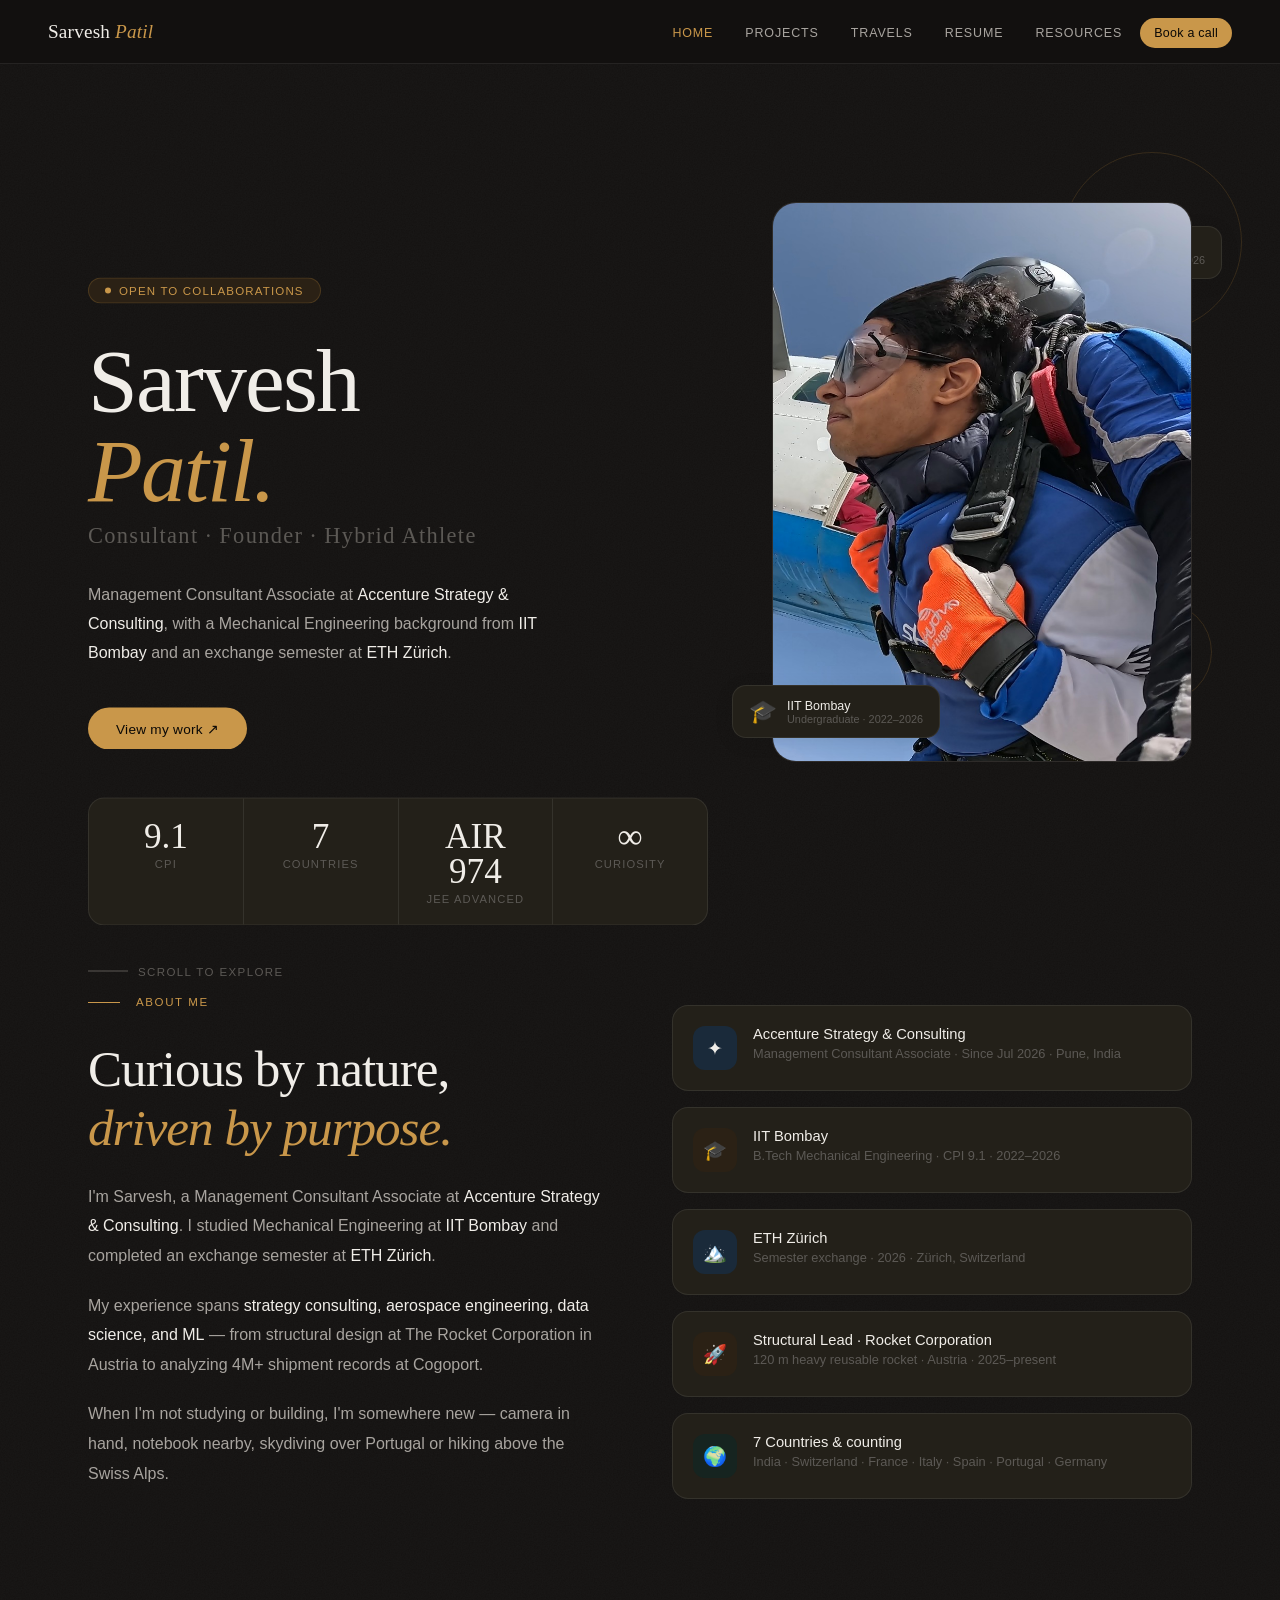
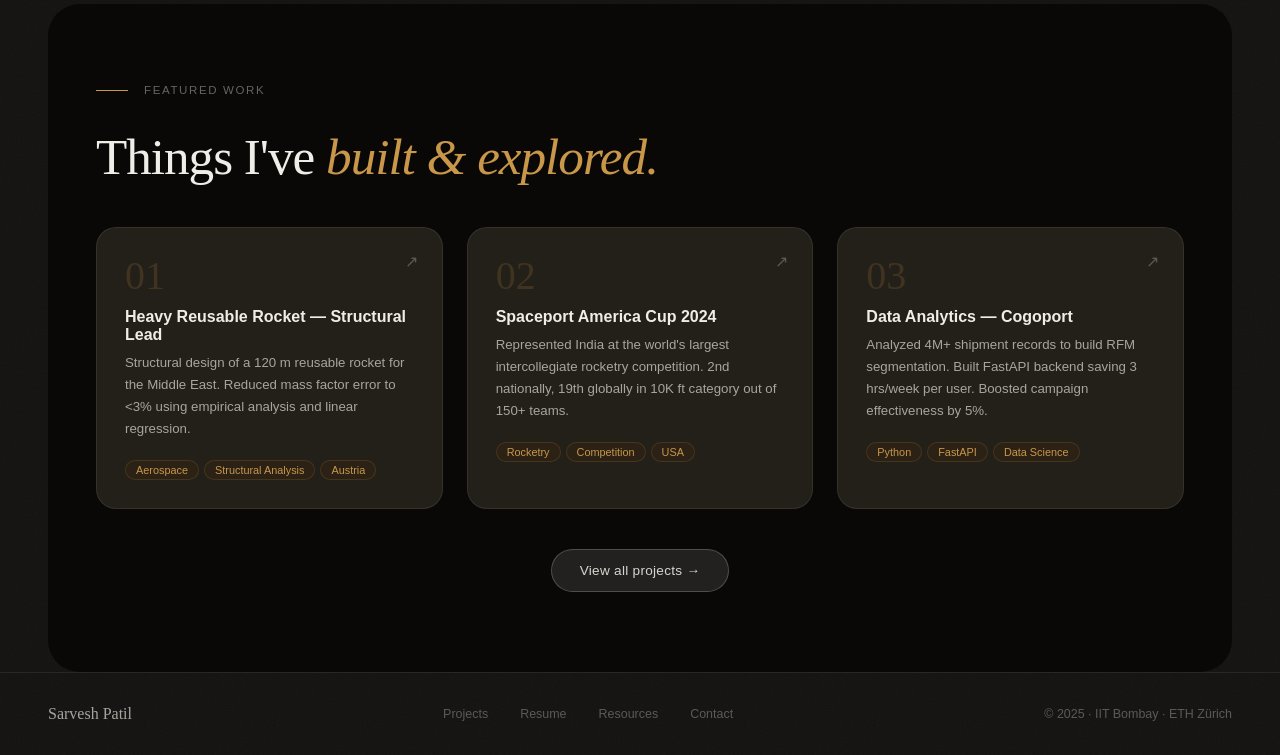
<file: index.html>
<!DOCTYPE html>
<html lang="en">
<head>
<!-- Google tag (gtag.js) -->
<script async src="https://www.googletagmanager.com/gtag/js?id=G-9ZT6FWW5KZ"></script>
<script>
  window.dataLayer = window.dataLayer || [];
  function gtag(){dataLayer.push(arguments);}
  gtag('js', new Date());
  gtag('config', 'G-9ZT6FWW5KZ');
</script>
<meta charset="UTF-8">
<meta name="viewport" content="width=device-width, initial-scale=1.0">
<title>Sarvesh Patil — Consultant · Founder · Hybrid Athlete</title>
<meta name="description" content="Sarvesh Patil — Consultant, founder, and hybrid athlete. Management Consultant Associate at Accenture Strategy & Consulting and IIT Bombay alumnus.">
<link rel="stylesheet" href="styles.css">
</head>
<body>

<div id="scroll-progress"></div>

<div class="page-section">

  <!-- HERO -->
  <div class="hero">
    <div class="hero-left">
      <div class="hero-tag"><span class="hero-tag-dot"></span>Open to collaborations</div>
      <h1 class="hero-name">Sarvesh<em>Patil.</em></h1>
      <p class="hero-tagline"><span>Consultant</span> · <span>Founder</span> · <span>Hybrid Athlete</span></p>
      <p class="hero-bio">Management Consultant Associate at <strong>Accenture Strategy & Consulting</strong>, with a Mechanical Engineering background from <strong>IIT Bombay</strong> and an exchange semester at <strong>ETH Zürich</strong>.</p>
      <div class="hero-actions">
        <a href="projects.html" class="btn-primary">View my work ↗</a>
      </div>
      <div class="hero-stats">
        <div class="hero-stat"><span class="hero-stat-num">9.1</span><span class="hero-stat-label">CPI</span></div>
        <div class="hero-stat"><span class="hero-stat-num">7</span><span class="hero-stat-label">Countries</span></div>
        <div class="hero-stat"><span class="hero-stat-num">AIR 974</span><span class="hero-stat-label">JEE Advanced</span></div>
        <div class="hero-stat"><span class="hero-stat-num">∞</span><span class="hero-stat-label">Curiosity</span></div>
      </div>
      <div class="hero-scroll"><div class="scroll-line"></div>Scroll to explore</div>
    </div>
    <div class="hero-right">
      <div class="deco-ring deco-ring-1"></div>
      <div class="deco-ring deco-ring-2"></div>
      <div class="photo-badge photo-badge-2">
        <div class="badge-icon">🏔️</div>
        <div><div class="badge-title">ETH Zürich</div><div class="badge-sub">Semester exchange · 2026</div></div>
      </div>
      <div class="photo-card">
        <img class="photo-img" src="assets/me.jpg" alt="Sarvesh Patil" fetchpriority="high" decoding="async" />
      </div>
      <div class="photo-badge photo-badge-1">
        <div class="badge-icon">🎓</div>
        <div><div class="badge-title">IIT Bombay</div><div class="badge-sub">Undergraduate · 2022–2026</div></div>
      </div>
    </div>
  </div>

  <!-- ABOUT -->
  <section class="about-section reveal">
    <div class="about-grid">
      <div class="about-text">
        <div class="section-label"><div class="section-label-line"></div><span class="section-label-text">About me</span></div>
        <h2 class="section-heading">Curious by nature,<br><em>driven by purpose.</em></h2>
        <p>I'm Sarvesh, a Management Consultant Associate at <strong>Accenture Strategy & Consulting</strong>. I studied Mechanical Engineering at <strong>IIT Bombay</strong> and completed an exchange semester at <strong>ETH Zürich</strong>.</p>
        <p>My experience spans <strong>strategy consulting, aerospace engineering, data science, and ML</strong> — from structural design at The Rocket Corporation in Austria to analyzing 4M+ shipment records at Cogoport.</p>
        <p>When I'm not studying or building, I'm somewhere new — camera in hand, notebook nearby, skydiving over Portugal or hiking above the Swiss Alps.</p>
      </div>
      <div class="about-highlights">
        <div class="highlight-card"><div class="highlight-icon hi-blue">✦</div><div class="highlight-info"><h4>Accenture Strategy & Consulting</h4><p>Management Consultant Associate · Since Jul 2026 · Pune, India</p></div></div>
        <div class="highlight-card"><div class="highlight-icon hi-gold">🎓</div><div class="highlight-info"><h4>IIT Bombay</h4><p>B.Tech Mechanical Engineering · CPI 9.1 · 2022–2026</p></div></div>
        <div class="highlight-card"><div class="highlight-icon hi-blue">🏔️</div><div class="highlight-info"><h4>ETH Zürich</h4><p>Semester exchange · 2026 · Zürich, Switzerland</p></div></div>
        <div class="highlight-card"><div class="highlight-icon hi-gold">🚀</div><div class="highlight-info"><h4>Structural Lead · Rocket Corporation</h4><p>120 m heavy reusable rocket · Austria · 2025–present</p></div></div>
        <div class="highlight-card"><div class="highlight-icon hi-green">🌍</div><div class="highlight-info"><h4>7 Countries & counting</h4><p>India · Switzerland · France · Italy · Spain · Portugal · Germany</p></div></div>
      </div>
    </div>
  </section>

  <!-- PROJECTS PREVIEW -->
  <div class="dark-band reveal">
    <div class="section-label"><div class="section-label-line"></div><span class="section-label-text">Featured work</span></div>
    <h2 class="section-heading">Things I've <em>built & explored.</em></h2>
    <div class="proj-grid" style="margin-top:2.5rem;margin-bottom:2.5rem;">
      <a href="projects.html" class="proj-card">
        <span class="proj-arrow">↗</span>
        <div class="proj-num">01</div>
        <div class="proj-title">Heavy Reusable Rocket — Structural Lead</div>
        <p class="proj-desc">Structural design of a 120 m reusable rocket for the Middle East. Reduced mass factor error to &lt;3% using empirical analysis and linear regression.</p>
        <div class="proj-tags"><span class="proj-tag">Aerospace</span><span class="proj-tag">Structural Analysis</span><span class="proj-tag">Austria</span></div>
      </a>
      <a href="projects.html" class="proj-card">
        <span class="proj-arrow">↗</span>
        <div class="proj-num">02</div>
        <div class="proj-title">Spaceport America Cup 2024</div>
        <p class="proj-desc">Represented India at the world's largest intercollegiate rocketry competition. 2nd nationally, 19th globally in 10K ft category out of 150+ teams.</p>
        <div class="proj-tags"><span class="proj-tag">Rocketry</span><span class="proj-tag">Competition</span><span class="proj-tag">USA</span></div>
      </a>
      <a href="projects.html" class="proj-card">
        <span class="proj-arrow">↗</span>
        <div class="proj-num">03</div>
        <div class="proj-title">Data Analytics — Cogoport</div>
        <p class="proj-desc">Analyzed 4M+ shipment records to build RFM segmentation. Built FastAPI backend saving 3 hrs/week per user. Boosted campaign effectiveness by 5%.</p>
        <div class="proj-tags"><span class="proj-tag">Python</span><span class="proj-tag">FastAPI</span><span class="proj-tag">Data Science</span></div>
      </a>
    </div>
    <div style="text-align:center;">
      <a href="projects.html" class="btn-primary" style="background:rgba(255,255,255,.1);border:1px solid rgba(255,255,255,.2);color:rgba(247,244,239,.85);">View all projects →</a>
    </div>
  </div>

  <footer>
    <div class="footer-logo">Sarvesh Patil</div>
    <div class="footer-links">
      <a href="projects.html">Projects</a>
      <a href="resume.html">Resume</a>
      <a href="resources.html">Resources</a>
      <a href="contact.html">Contact</a>
    </div>
    <div class="footer-copy">© 2025 · IIT Bombay · ETH Zürich</div>
  </footer>
</div><!-- end page -->

<script src="nav.js"></script>
</body>
</html>
</file>
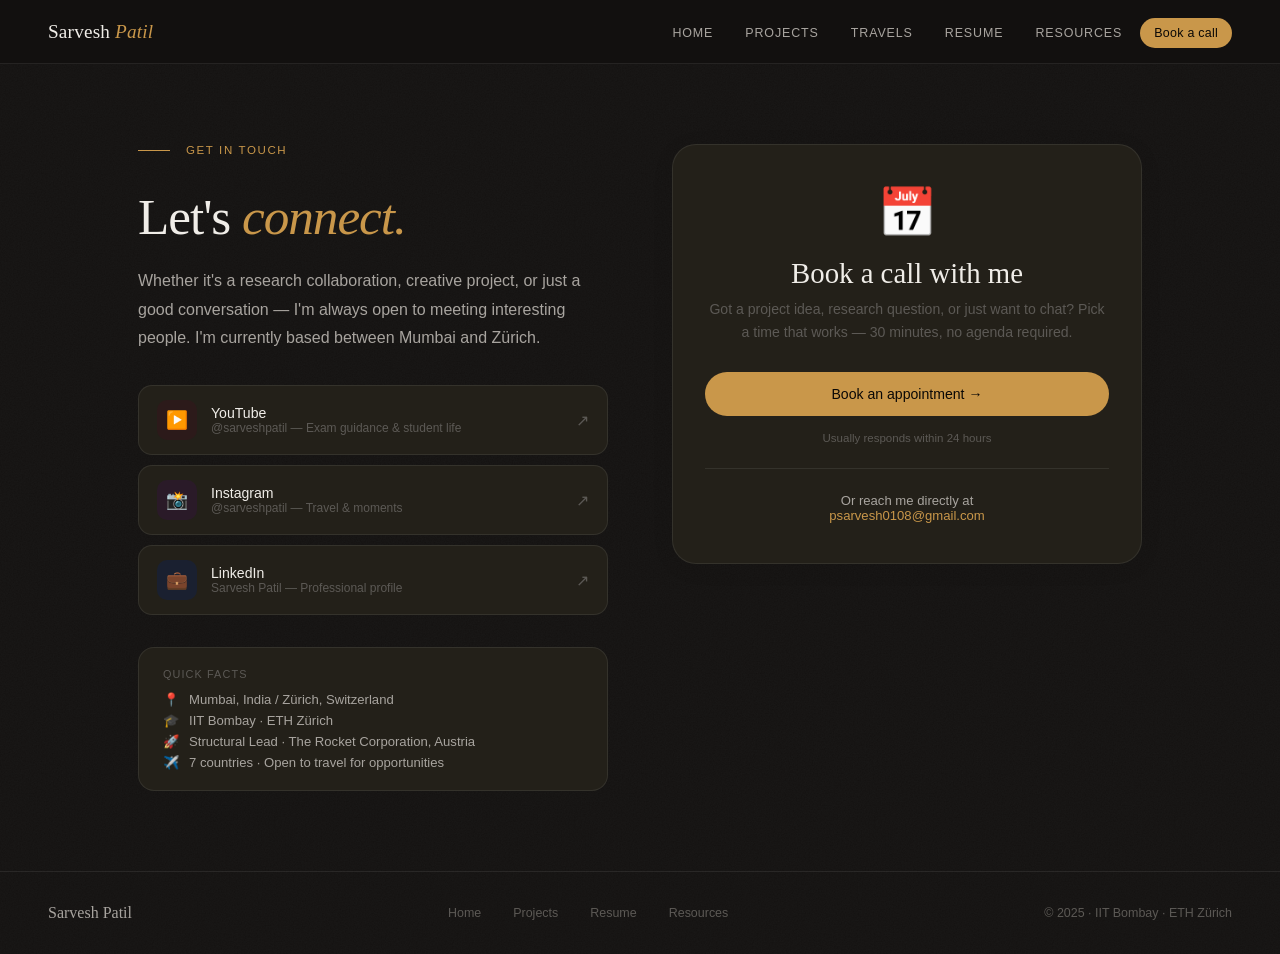
<file: contact.html>
<!DOCTYPE html>
<html lang="en">
<head>
<!-- Google tag (gtag.js) -->
<script async src="https://www.googletagmanager.com/gtag/js?id=G-9ZT6FWW5KZ"></script>
<script>
  window.dataLayer = window.dataLayer || [];
  function gtag(){dataLayer.push(arguments);}
  gtag('js', new Date());
  gtag('config', 'G-9ZT6FWW5KZ');
</script>
<meta charset="UTF-8">
<meta name="viewport" content="width=device-width, initial-scale=1.0">
<title>Contact — Sarvesh Patil</title>
<meta name="description" content="Get in touch with Sarvesh Patil — book a call, connect on social media, or send an email.">
<link rel="stylesheet" href="styles.css">
</head>
<body>

<div id="scroll-progress"></div>

<div class="page-section">
  <div class="contact-page">
    <div class="contact-grid">
      <div class="contact-left">
        <div class="section-label"><div class="section-label-line"></div><span class="section-label-text">Get in touch</span></div>
        <h2 class="contact-heading">Let's <em>connect.</em></h2>
        <p class="contact-p">Whether it's a research collaboration, creative project, or just a good conversation — I'm always open to meeting interesting people. I'm currently based between Mumbai and Zürich.</p>
        <div class="social-links">
          <a href="https://www.youtube.com/@sarveshpatil_iitb" target="_blank" class="social-link"><div class="social-icon s-yt">▶️</div><div><div class="social-name">YouTube</div><div class="social-handle">@sarveshpatil — Exam guidance & student life</div></div><span class="social-arrow">↗</span></a>
          <a href="https://instagram.com/sarvesh.patil__" target="_blank" class="social-link"><div class="social-icon s-ig">📸</div><div><div class="social-name">Instagram</div><div class="social-handle">@sarveshpatil — Travel & moments</div></div><span class="social-arrow">↗</span></a>
          <a href="https://www.linkedin.com/in/sarvesh-patil-iitbombay" target="_blank" class="social-link"><div class="social-icon s-li">💼</div><div><div class="social-name">LinkedIn</div><div class="social-handle">Sarvesh Patil — Professional profile</div></div><span class="social-arrow">↗</span></a>
        </div>
        <!-- Quick facts -->
        <div style="background:var(--surface);border:1px solid var(--border);border-radius:16px;padding:1.25rem 1.5rem;margin-top:1.5rem;">
          <div style="font-size:.68rem;letter-spacing:.1em;text-transform:uppercase;color:var(--ink3);margin-bottom:.75rem;font-weight:500;">Quick facts</div>
          <div style="display:flex;flex-direction:column;gap:6px;">
            <div style="font-size:.82rem;color:var(--ink2);display:flex;gap:10px;"><span>📍</span>Mumbai, India / Zürich, Switzerland</div>
            <div style="font-size:.82rem;color:var(--ink2);display:flex;gap:10px;"><span>🎓</span>IIT Bombay · ETH Zürich</div>
            <div style="font-size:.82rem;color:var(--ink2);display:flex;gap:10px;"><span>🚀</span>Structural Lead · The Rocket Corporation, Austria</div>
            <div style="font-size:.82rem;color:var(--ink2);display:flex;gap:10px;"><span>✈️</span>7 countries · Open to travel for opportunities</div>
          </div>
        </div>
      </div>
      <div>
        <div class="appt-card">
          <div class="appt-icon">📅</div>
          <h3 class="appt-title">Book a call with me</h3>
          <p class="appt-sub">Got a project idea, research question, or just want to chat? Pick a time that works — 30 minutes, no agenda required.</p>
          <a href="https://topmate.io/sarvesh_patil01" target="_blank" class="btn-book">Book an appointment →</a>
          <p class="appt-note">Usually responds within 24 hours</p>
          <div class="appt-divider"></div>
          <p class="appt-email">Or reach me directly at<br><a href="mailto:psarvesh0108@gmail.com">psarvesh0108@gmail.com</a></p>
        </div>
      </div>
    </div>
  </div>

  <footer>
    <div class="footer-logo">Sarvesh Patil</div>
    <div class="footer-links">
      <a href="index.html">Home</a>
      <a href="projects.html">Projects</a>
      <a href="resume.html">Resume</a>
      <a href="resources.html">Resources</a>
    </div>
    <div class="footer-copy">© 2025 · IIT Bombay · ETH Zürich</div>
  </footer>
</div><!-- end page -->

<script src="nav.js"></script>
</body>
</html>
</file>
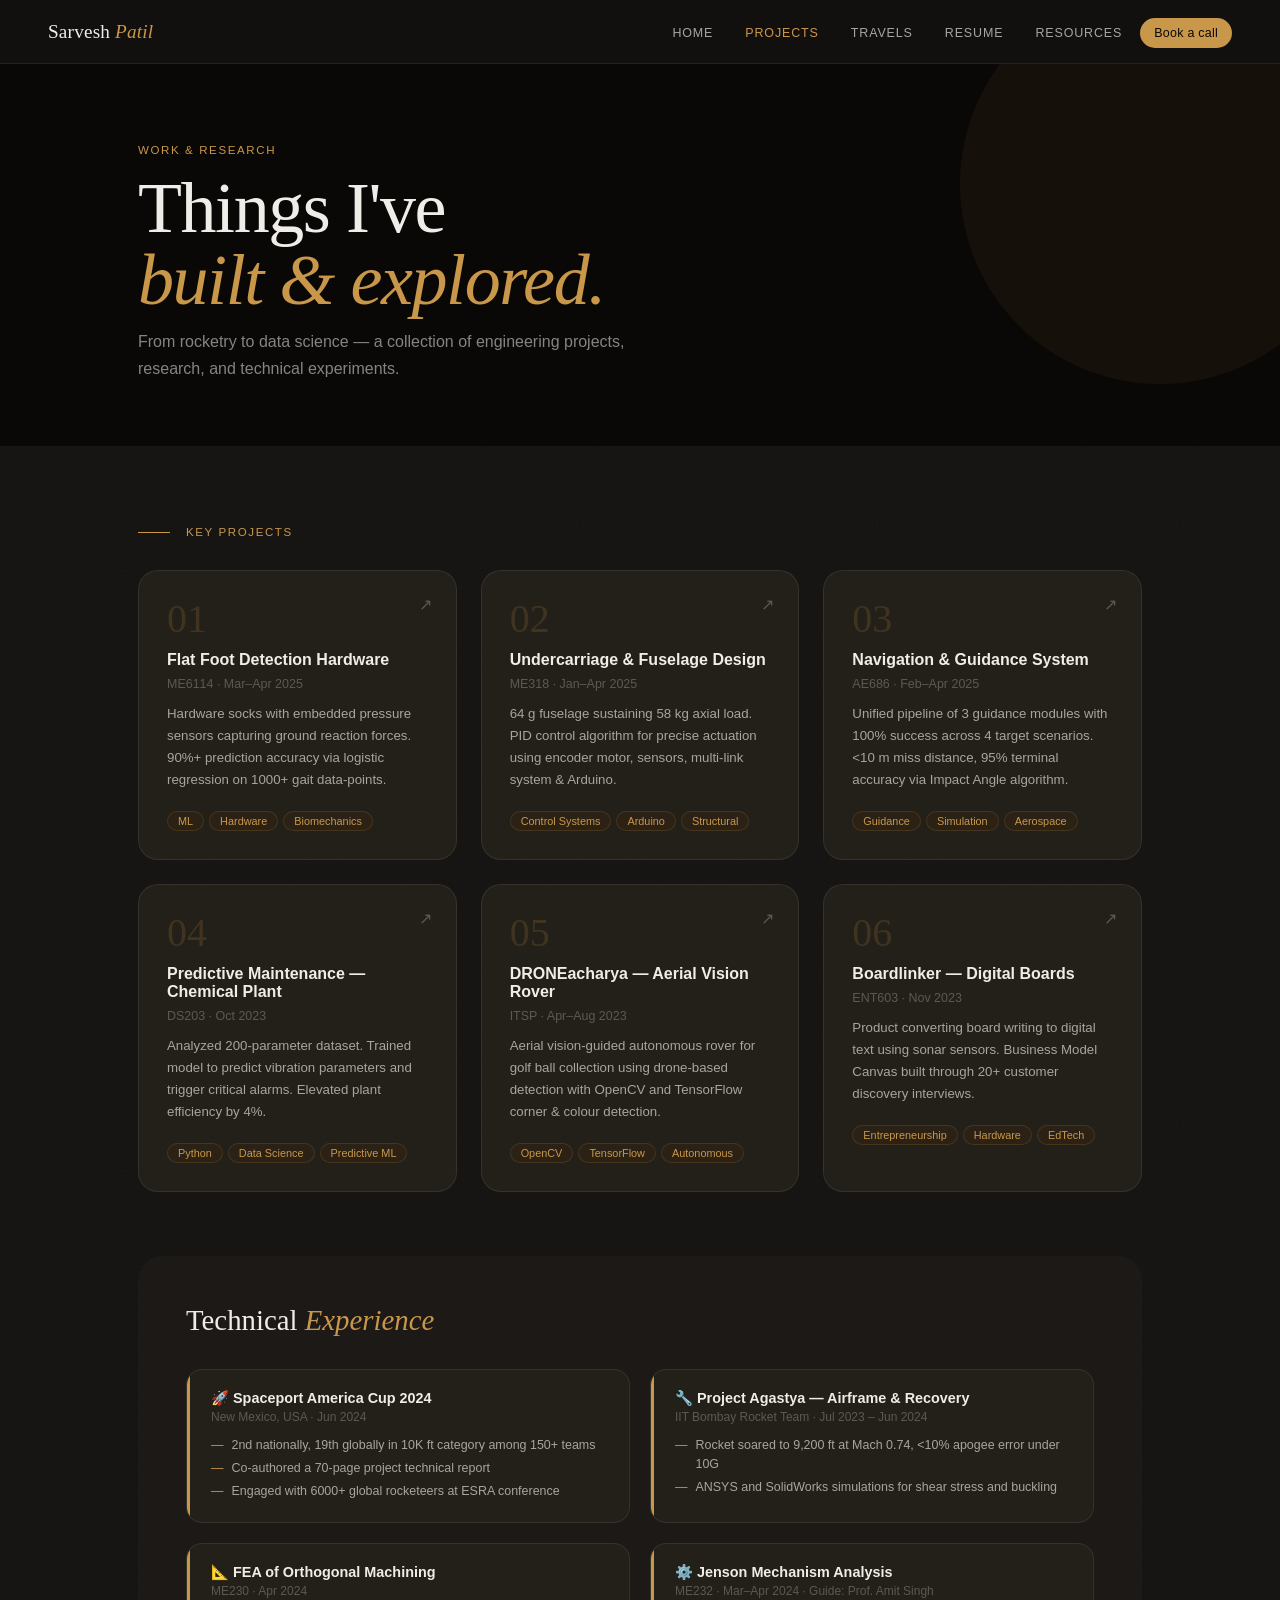
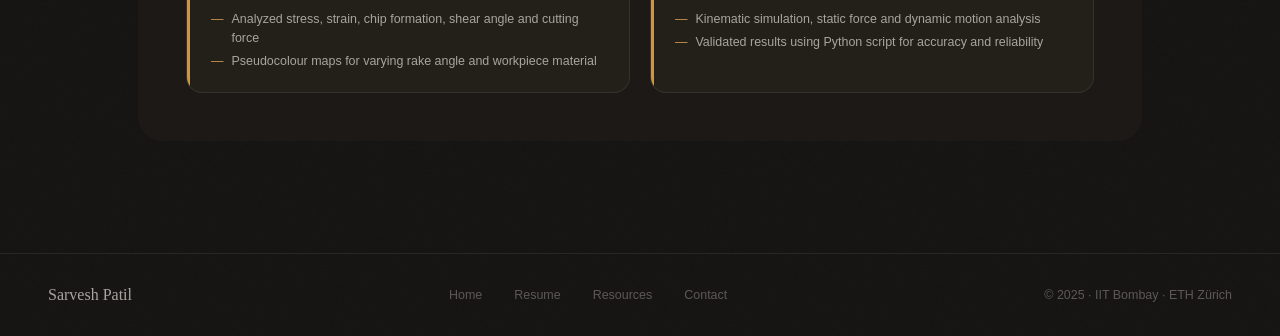
<file: projects.html>
<!DOCTYPE html>
<html lang="en">
<head>
<!-- Google tag (gtag.js) -->
<script async src="https://www.googletagmanager.com/gtag/js?id=G-9ZT6FWW5KZ"></script>
<script>
  window.dataLayer = window.dataLayer || [];
  function gtag(){dataLayer.push(arguments);}
  gtag('js', new Date());
  gtag('config', 'G-9ZT6FWW5KZ');
</script>
<meta charset="UTF-8">
<meta name="viewport" content="width=device-width, initial-scale=1.0">
<title>Projects — Sarvesh Patil</title>
<meta name="description" content="Engineering projects by Sarvesh Patil — rocketry, aerospace, data science, ML, and more.">
<link rel="stylesheet" href="styles.css">
</head>
<body>

<div id="scroll-progress"></div>

<div class="page-section">
  <div class="projects-hero">
    <div class="ph-inner">
      <p class="ph-eye">Work & Research</p>
      <h1 class="ph-name">Things I've<br><em>built & explored.</em></h1>
      <p class="ph-sub">From rocketry to data science — a collection of engineering projects, research, and technical experiments.</p>
    </div>
  </div>

  <div class="projects-content">

    <!-- Key Projects -->
    <div class="section-label" style="margin-top:1rem;"><div class="section-label-line"></div><span class="section-label-text">Key Projects</span></div>
    <div class="proj-grid stagger-grid">
      <div class="proj-card"><span class="proj-arrow">↗</span><div class="proj-num">01</div><div class="proj-title">Flat Foot Detection Hardware</div><div class="proj-org">ME6114 · Mar–Apr 2025</div><p class="proj-desc">Hardware socks with embedded pressure sensors capturing ground reaction forces. 90%+ prediction accuracy via logistic regression on 1000+ gait data-points.</p><div class="proj-tags"><span class="proj-tag">ML</span><span class="proj-tag">Hardware</span><span class="proj-tag">Biomechanics</span></div></div>
      <div class="proj-card"><span class="proj-arrow">↗</span><div class="proj-num">02</div><div class="proj-title">Undercarriage & Fuselage Design</div><div class="proj-org">ME318 · Jan–Apr 2025</div><p class="proj-desc">64 g fuselage sustaining 58 kg axial load. PID control algorithm for precise actuation using encoder motor, sensors, multi-link system & Arduino.</p><div class="proj-tags"><span class="proj-tag">Control Systems</span><span class="proj-tag">Arduino</span><span class="proj-tag">Structural</span></div></div>
      <div class="proj-card"><span class="proj-arrow">↗</span><div class="proj-num">03</div><div class="proj-title">Navigation & Guidance System</div><div class="proj-org">AE686 · Feb–Apr 2025</div><p class="proj-desc">Unified pipeline of 3 guidance modules with 100% success across 4 target scenarios. &lt;10 m miss distance, 95% terminal accuracy via Impact Angle algorithm.</p><div class="proj-tags"><span class="proj-tag">Guidance</span><span class="proj-tag">Simulation</span><span class="proj-tag">Aerospace</span></div></div>
      <div class="proj-card"><span class="proj-arrow">↗</span><div class="proj-num">04</div><div class="proj-title">Predictive Maintenance — Chemical Plant</div><div class="proj-org">DS203 · Oct 2023</div><p class="proj-desc">Analyzed 200-parameter dataset. Trained model to predict vibration parameters and trigger critical alarms. Elevated plant efficiency by 4%.</p><div class="proj-tags"><span class="proj-tag">Python</span><span class="proj-tag">Data Science</span><span class="proj-tag">Predictive ML</span></div></div>
      <div class="proj-card"><span class="proj-arrow">↗</span><div class="proj-num">05</div><div class="proj-title">DRONEacharya — Aerial Vision Rover</div><div class="proj-org">ITSP · Apr–Aug 2023</div><p class="proj-desc">Aerial vision-guided autonomous rover for golf ball collection using drone-based detection with OpenCV and TensorFlow corner & colour detection.</p><div class="proj-tags"><span class="proj-tag">OpenCV</span><span class="proj-tag">TensorFlow</span><span class="proj-tag">Autonomous</span></div></div>
      <div class="proj-card"><span class="proj-arrow">↗</span><div class="proj-num">06</div><div class="proj-title">Boardlinker — Digital Boards</div><div class="proj-org">ENT603 · Nov 2023</div><p class="proj-desc">Product converting board writing to digital text using sonar sensors. Business Model Canvas built through 20+ customer discovery interviews.</p><div class="proj-tags"><span class="proj-tag">Entrepreneurship</span><span class="proj-tag">Hardware</span><span class="proj-tag">EdTech</span></div></div>
    </div>

    <!-- Technical Experience -->
    <div class="tech-section reveal" style="margin-top:3rem;">
      <h2 class="tech-section-title">Technical <em>Experience</em></h2>
      <div class="tech-grid">
        <div class="tech-item">
          <div class="tech-item-title">🚀 Spaceport America Cup 2024</div>
          <div class="tech-item-meta">New Mexico, USA · Jun 2024</div>
          <div class="tech-item-bullets">
            <div class="tech-item-bullet">2nd nationally, 19th globally in 10K ft category among 150+ teams</div>
            <div class="tech-item-bullet">Co-authored a 70-page project technical report</div>
            <div class="tech-item-bullet">Engaged with 6000+ global rocketeers at ESRA conference</div>
          </div>
        </div>
        <div class="tech-item">
          <div class="tech-item-title">🔧 Project Agastya — Airframe & Recovery</div>
          <div class="tech-item-meta">IIT Bombay Rocket Team · Jul 2023 – Jun 2024</div>
          <div class="tech-item-bullets">
            <div class="tech-item-bullet">Rocket soared to 9,200 ft at Mach 0.74, &lt;10% apogee error under 10G</div>
            <div class="tech-item-bullet">ANSYS and SolidWorks simulations for shear stress and buckling</div>
          </div>
        </div>
        <div class="tech-item" style="--tl-accent:var(--blue)">
          <div class="tech-item-title">📐 FEA of Orthogonal Machining</div>
          <div class="tech-item-meta">ME230 · Apr 2024</div>
          <div class="tech-item-bullets">
            <div class="tech-item-bullet">Analyzed stress, strain, chip formation, shear angle and cutting force</div>
            <div class="tech-item-bullet">Pseudocolour maps for varying rake angle and workpiece material</div>
          </div>
        </div>
        <div class="tech-item">
          <div class="tech-item-title">⚙️ Jenson Mechanism Analysis</div>
          <div class="tech-item-meta">ME232 · Mar–Apr 2024 · Guide: Prof. Amit Singh</div>
          <div class="tech-item-bullets">
            <div class="tech-item-bullet">Kinematic simulation, static force and dynamic motion analysis</div>
            <div class="tech-item-bullet">Validated results using Python script for accuracy and reliability</div>
          </div>
        </div>
      </div>
    </div>
  </div>

  <footer>
    <div class="footer-logo">Sarvesh Patil</div>
    <div class="footer-links">
      <a href="index.html">Home</a>
      <a href="resume.html">Resume</a>
      <a href="resources.html">Resources</a>
      <a href="contact.html">Contact</a>
    </div>
    <div class="footer-copy">© 2025 · IIT Bombay · ETH Zürich</div>
  </footer>
</div><!-- end page -->

<script src="nav.js"></script>
</body>
</html>
</file>
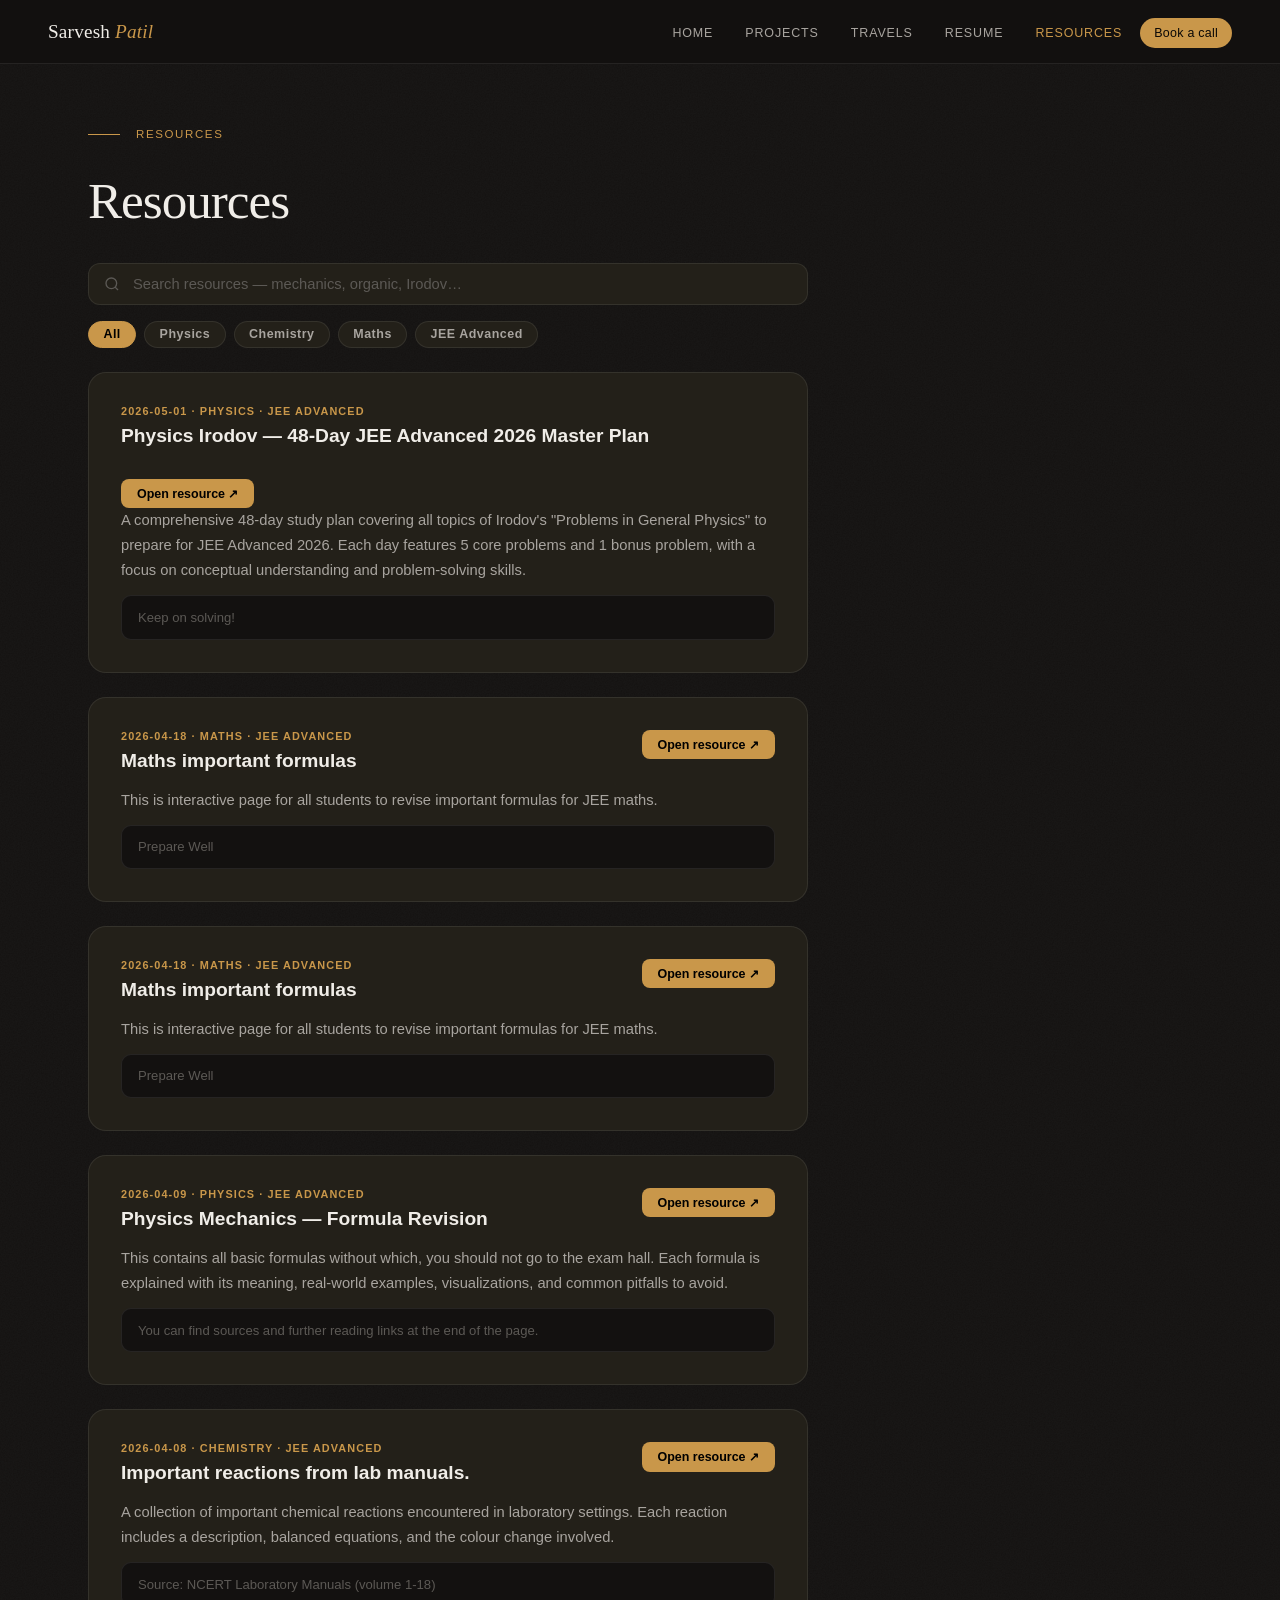
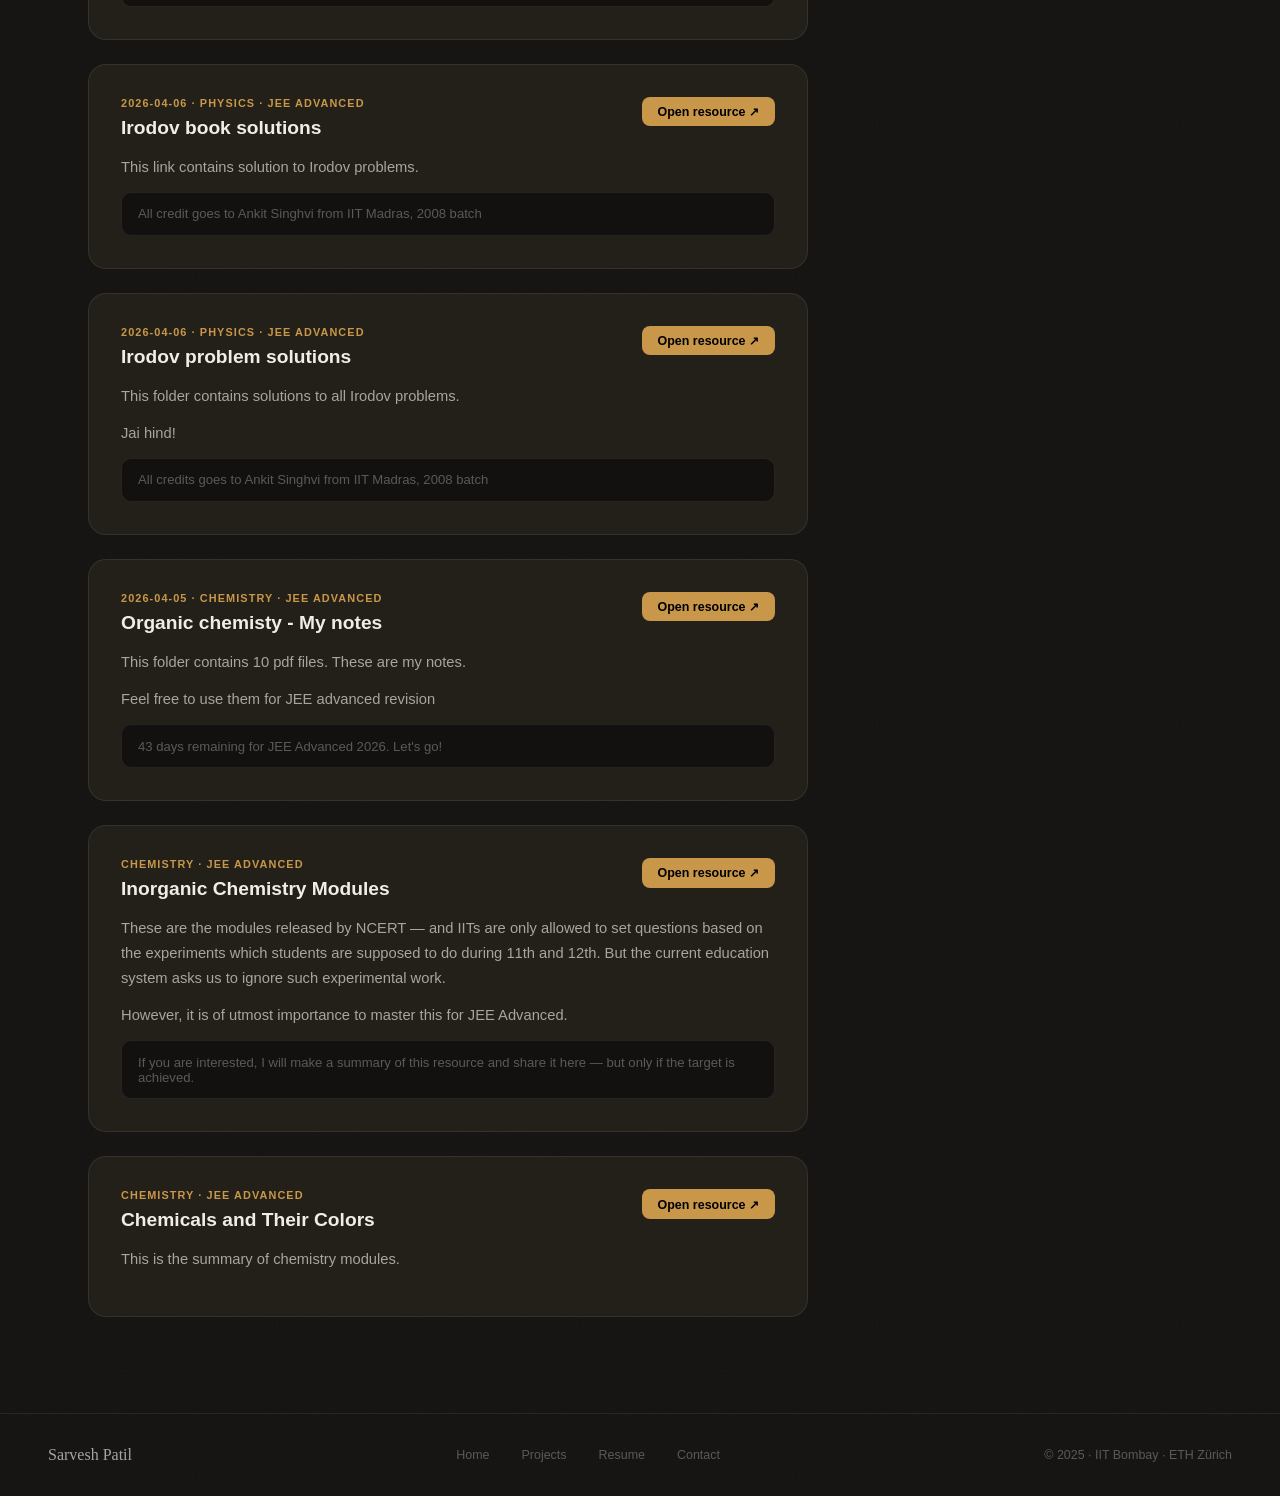
<file: resources.html>
<!DOCTYPE html>
<html lang="en">
<head>
<!-- Google tag (gtag.js) -->
<script async src="https://www.googletagmanager.com/gtag/js?id=G-9ZT6FWW5KZ"></script>
<script>
  window.dataLayer = window.dataLayer || [];
  function gtag(){dataLayer.push(arguments);}
  gtag('js', new Date());
  gtag('config', 'G-9ZT6FWW5KZ');
</script>
<meta charset="UTF-8">
<meta name="viewport" content="width=device-width, initial-scale=1.0">
<title>Resources — Sarvesh Patil</title>
<meta name="description" content="Study resources for JEE Advanced — chemistry notes, modules, and curated links by Sarvesh Patil.">
<link rel="stylesheet" href="styles.css">
<style>
  /* ── Search bar ── */
  .res-search-wrap {
    position: relative;
    max-width: 720px;
    margin-top: 2rem;
  }
  .res-search-wrap svg {
    position: absolute;
    left: 1rem;
    top: 50%;
    transform: translateY(-50%);
    color: var(--ink3);
    pointer-events: none;
    width: 16px;
    height: 16px;
  }
  #res-search {
    width: 100%;
    box-sizing: border-box;
    background: var(--surface);
    border: 1px solid var(--border);
    border-radius: 12px;
    padding: .75rem 1rem .75rem 2.75rem;
    font-family: inherit;
    font-size: .92rem;
    color: var(--ink);
    outline: none;
    transition: border-color .2s;
  }
  #res-search::placeholder { color: var(--ink3); }
  #res-search:focus { border-color: var(--gold); }

  /* ── Filter pills ── */
  .res-filters {
    display: flex;
    flex-wrap: wrap;
    gap: .5rem;
    margin-top: 1rem;
    max-width: 720px;
  }
  .res-filter-btn {
    background: var(--surface);
    border: 1px solid var(--border);
    border-radius: 999px;
    padding: .35rem .9rem;
    font-family: inherit;
    font-size: .78rem;
    font-weight: 600;
    letter-spacing: .04em;
    color: var(--ink2);
    cursor: pointer;
    transition: background .18s, border-color .18s, color .18s;
  }
  .res-filter-btn:hover { border-color: var(--gold); color: var(--gold); }
  .res-filter-btn.active {
    background: var(--gold);
    border-color: var(--gold);
    color: #000;
  }

  /* ── No results message ── */
  #res-empty {
    display: none;
    font-size: .92rem;
    color: var(--ink3);
    margin-top: 1.5rem;
    max-width: 720px;
  }

  /* ── Resource block hidden state ── */
  .resource-block { transition: opacity .15s; }
  .resource-block.hidden { display: none; }
</style>
</head>
<body>

<div id="scroll-progress"></div>

<div class="page-section">
  <div class="about-section" style="min-height:calc(100vh - 64px);padding-top:4rem;">
    <div class="section-label"><div class="section-label-line"></div><span class="section-label-text">Resources</span></div>
    <h2 class="section-heading">Resources</h2>

    <!-- Search bar -->
    <div class="res-search-wrap">
      <svg xmlns="http://www.w3.org/2000/svg" fill="none" viewBox="0 0 24 24" stroke="currentColor" stroke-width="2">
        <circle cx="11" cy="11" r="8"/><line x1="21" y1="21" x2="16.65" y2="16.65"/>
      </svg>
      <input id="res-search" type="search" placeholder="Search resources — mechanics, organic, Irodov…" autocomplete="off">
    </div>

    <!-- Filter pills -->
    <div class="res-filters">
      <button class="res-filter-btn active" data-filter="all">All</button>
      <button class="res-filter-btn" data-filter="physics">Physics</button>
      <button class="res-filter-btn" data-filter="chemistry">Chemistry</button>
      <button class="res-filter-btn" data-filter="maths">Maths</button>
      <button class="res-filter-btn" data-filter="advanced">JEE Advanced</button>
    </div>

    <!-- No results -->
    <p id="res-empty">No resources match your search.</p>

    <div id="res-list" style="margin-top:1.5rem;max-width:720px;display:flex;flex-direction:column;gap:1.5rem;">

<!-- Resource blocks -->
      <!-- Physics Irodov — 48-Day JEE Advanced 2026 Master Plan -->
      <div style="background:var(--surface);border:1px solid var(--border);border-radius:18px;padding:2rem;">
        <div style="display:flex;align-items:flex-start;justify-content:space-between;gap:1rem;flex-wrap:wrap;">
          <div>
            <p style="font-size:.68rem;letter-spacing:.1em;text-transform:uppercase;color:var(--gold);font-weight:600;margin-bottom:.5rem;">2026-05-01 · Physics · JEE Advanced</p>
            <h3 style="font-size:1.2rem;font-weight:700;color:var(--ink);margin:0 0 1rem;">Physics Irodov — 48-Day JEE Advanced 2026 Master Plan</h3>
          </div>
          <a href="https://www.sarveshpatil.in/resources/resource_template copy.html" target="_blank" rel="noopener noreferrer" style="display:inline-flex;align-items:center;gap:.4rem;background:var(--gold);color:#000;font-size:.78rem;font-weight:700;padding:.45rem 1rem;border-radius:8px;text-decoration:none;white-space:nowrap;flex-shrink:0;">Open resource ↗</a>
        </div>
        <p style="font-size:.92rem;color:var(--ink2);line-height:1.7;margin:0 0 .75rem;">A comprehensive 48-day study plan covering all topics of Irodov's "Problems in General Physics" to prepare for JEE Advanced 2026. Each day features 5 core problems and 1 bonus problem, with a focus on conceptual understanding and problem-solving skills.</p>
        <div style="background:var(--bg);border:1px solid var(--border);border-radius:10px;padding:.85rem 1rem;">
          <p style="font-size:.82rem;color:var(--ink3);margin:0;">Keep on solving!</p>
        </div>
      </div>

      <!-- Maths important formulas -->
      <div style="background:var(--surface);border:1px solid var(--border);border-radius:18px;padding:2rem;">
        <div style="display:flex;align-items:flex-start;justify-content:space-between;gap:1rem;flex-wrap:wrap;">
          <div>
            <p style="font-size:.68rem;letter-spacing:.1em;text-transform:uppercase;color:var(--gold);font-weight:600;margin-bottom:.5rem;">2026-04-18 · MATHS · JEE Advanced</p>
            <h3 style="font-size:1.2rem;font-weight:700;color:var(--ink);margin:0 0 1rem;">Maths important formulas</h3>
          </div>
          <a href="https://www.sarveshpatil.in/resources/jee-maths-dark.html" target="_blank" rel="noopener noreferrer" style="display:inline-flex;align-items:center;gap:.4rem;background:var(--gold);color:#000;font-size:.78rem;font-weight:700;padding:.45rem 1rem;border-radius:8px;text-decoration:none;white-space:nowrap;flex-shrink:0;">Open resource ↗</a>
        </div>
        <p style="font-size:.92rem;color:var(--ink2);line-height:1.7;margin:0 0 .75rem;">This is interactive page for all students to revise important formulas for JEE maths.</p>
        <div style="background:var(--bg);border:1px solid var(--border);border-radius:10px;padding:.85rem 1rem;">
          <p style="font-size:.82rem;color:var(--ink3);margin:0;">Prepare Well</p>
        </div>
      </div>

      <!-- Maths important formulas -->
      <div style="background:var(--surface);border:1px solid var(--border);border-radius:18px;padding:2rem;">
        <div style="display:flex;align-items:flex-start;justify-content:space-between;gap:1rem;flex-wrap:wrap;">
          <div>
            <p style="font-size:.68rem;letter-spacing:.1em;text-transform:uppercase;color:var(--gold);font-weight:600;margin-bottom:.5rem;">2026-04-18 · MATHS · JEE Advanced</p>
            <h3 style="font-size:1.2rem;font-weight:700;color:var(--ink);margin:0 0 1rem;">Maths important formulas</h3>
          </div>
          <a href="https://www.sarveshpatil.in/resources/jee-maths-dark.html" target="_blank" rel="noopener noreferrer" style="display:inline-flex;align-items:center;gap:.4rem;background:var(--gold);color:#000;font-size:.78rem;font-weight:700;padding:.45rem 1rem;border-radius:8px;text-decoration:none;white-space:nowrap;flex-shrink:0;">Open resource ↗</a>
        </div>
        <p style="font-size:.92rem;color:var(--ink2);line-height:1.7;margin:0 0 .75rem;">This is interactive page for all students to revise important formulas for JEE maths.</p>
        <div style="background:var(--bg);border:1px solid var(--border);border-radius:10px;padding:.85rem 1rem;">
          <p style="font-size:.82rem;color:var(--ink3);margin:0;">Prepare Well</p>
        </div>
      </div>

      <!-- Physics Mechanics — Formula Revision -->
      <div class="resource-block" data-category="physics" data-tags="mechanics formula revision jee advanced kinematics dynamics">
        <div style="background:var(--surface);border:1px solid var(--border);border-radius:18px;padding:2rem;">
          <div style="display:flex;align-items:flex-start;justify-content:space-between;gap:1rem;flex-wrap:wrap;">
            <div>
              <p style="font-size:.68rem;letter-spacing:.1em;text-transform:uppercase;color:var(--gold);font-weight:600;margin-bottom:.5rem;">2026-04-09 · Physics · JEE Advanced</p>
              <h3 style="font-size:1.2rem;font-weight:700;color:var(--ink);margin:0 0 1rem;">Physics Mechanics — Formula Revision</h3>
            </div>
            <a href="https://www.sarveshpatil.in/resources/physics_mechanics_revision.html" target="_blank" rel="noopener noreferrer" style="display:inline-flex;align-items:center;gap:.4rem;background:var(--gold);color:#000;font-size:.78rem;font-weight:700;padding:.45rem 1rem;border-radius:8px;text-decoration:none;white-space:nowrap;flex-shrink:0;">Open resource ↗</a>
          </div>
          <p style="font-size:.92rem;color:var(--ink2);line-height:1.7;margin:0 0 .75rem;">This contains all basic formulas without which, you should not go to the exam hall. Each formula is explained with its meaning, real-world examples, visualizations, and common pitfalls to avoid.</p>
          <div style="background:var(--bg);border:1px solid var(--border);border-radius:10px;padding:.85rem 1rem;">
            <p style="font-size:.82rem;color:var(--ink3);margin:0;">You can find sources and further reading links at the end of the page.</p>
          </div>
        </div>
      </div>

      <!-- Important reactions from lab manuals -->
      <div class="resource-block" data-category="chemistry" data-tags="reactions lab manual chemical colour change equations jee advanced">
        <div style="background:var(--surface);border:1px solid var(--border);border-radius:18px;padding:2rem;">
          <div style="display:flex;align-items:flex-start;justify-content:space-between;gap:1rem;flex-wrap:wrap;">
            <div>
              <p style="font-size:.68rem;letter-spacing:.1em;text-transform:uppercase;color:var(--gold);font-weight:600;margin-bottom:.5rem;">2026-04-08 · Chemistry · JEE Advanced</p>
              <h3 style="font-size:1.2rem;font-weight:700;color:var(--ink);margin:0 0 1rem;">Important reactions from lab manuals.</h3>
            </div>
            <a href="https://www.sarveshpatil.in/resources/chemical_reactions_dark.html" target="_blank" rel="noopener noreferrer" style="display:inline-flex;align-items:center;gap:.4rem;background:var(--gold);color:#000;font-size:.78rem;font-weight:700;padding:.45rem 1rem;border-radius:8px;text-decoration:none;white-space:nowrap;flex-shrink:0;">Open resource ↗</a>
          </div>
          <p style="font-size:.92rem;color:var(--ink2);line-height:1.7;margin:0 0 .75rem;">A collection of important chemical reactions encountered in laboratory settings. Each reaction includes a description, balanced equations, and the colour change involved.</p>
          <div style="background:var(--bg);border:1px solid var(--border);border-radius:10px;padding:.85rem 1rem;">
            <p style="font-size:.82rem;color:var(--ink3);margin:0;">Source: NCERT Laboratory Manuals (volume 1-18)</p>
          </div>
        </div>
      </div>

      <!-- Irodov book solutions -->
      <div class="resource-block" data-category="physics" data-tags="irodov solutions book problems physics jee advanced iit">
        <div style="background:var(--surface);border:1px solid var(--border);border-radius:18px;padding:2rem;">
          <div style="display:flex;align-items:flex-start;justify-content:space-between;gap:1rem;flex-wrap:wrap;">
            <div>
              <p style="font-size:.68rem;letter-spacing:.1em;text-transform:uppercase;color:var(--gold);font-weight:600;margin-bottom:.5rem;">2026-04-06 · Physics · JEE Advanced</p>
              <h3 style="font-size:1.2rem;font-weight:700;color:var(--ink);margin:0 0 1rem;">Irodov book solutions</h3>
            </div>
            <a href="https://drive.google.com/drive/folders/1YZfbZHmpPK0yrK_9yr9mDpK7DNfKOdx5?usp=sharing" target="_blank" rel="noopener noreferrer" style="display:inline-flex;align-items:center;gap:.4rem;background:var(--gold);color:#000;font-size:.78rem;font-weight:700;padding:.45rem 1rem;border-radius:8px;text-decoration:none;white-space:nowrap;flex-shrink:0;">Open resource ↗</a>
          </div>
          <p style="font-size:.92rem;color:var(--ink2);line-height:1.7;margin:0 0 .75rem;">This link contains solution to Irodov problems.</p>
          <div style="background:var(--bg);border:1px solid var(--border);border-radius:10px;padding:.85rem 1rem;">
            <p style="font-size:.82rem;color:var(--ink3);margin:0;">All credit goes to Ankit Singhvi from IIT Madras, 2008 batch</p>
          </div>
        </div>
      </div>

      <!-- Irodov problem solutions -->
      <div class="resource-block" data-category="physics" data-tags="irodov problems solutions physics jee advanced iit madras">
        <div style="background:var(--surface);border:1px solid var(--border);border-radius:18px;padding:2rem;">
          <div style="display:flex;align-items:flex-start;justify-content:space-between;gap:1rem;flex-wrap:wrap;">
            <div>
              <p style="font-size:.68rem;letter-spacing:.1em;text-transform:uppercase;color:var(--gold);font-weight:600;margin-bottom:.5rem;">2026-04-06 · Physics · JEE Advanced</p>
              <h3 style="font-size:1.2rem;font-weight:700;color:var(--ink);margin:0 0 1rem;">Irodov problem solutions</h3>
            </div>
            <a href="https://drive.google.com/drive/folders/1YZfbZHmpPK0yrK_9yr9mDpK7DNfKOdx5?usp=sharing" target="_blank" rel="noopener noreferrer" style="display:inline-flex;align-items:center;gap:.4rem;background:var(--gold);color:#000;font-size:.78rem;font-weight:700;padding:.45rem 1rem;border-radius:8px;text-decoration:none;white-space:nowrap;flex-shrink:0;">Open resource ↗</a>
          </div>
          <p style="font-size:.92rem;color:var(--ink2);line-height:1.7;margin:0 0 .75rem;">This folder contains solutions to all Irodov problems.</p>
          <p style="font-size:.92rem;color:var(--ink2);line-height:1.7;margin:0 0 .75rem;">Jai hind!</p>
          <div style="background:var(--bg);border:1px solid var(--border);border-radius:10px;padding:.85rem 1rem;">
            <p style="font-size:.82rem;color:var(--ink3);margin:0;">All credits goes to Ankit Singhvi from IIT Madras, 2008 batch</p>
          </div>
        </div>
      </div>

      <!-- Organic chemistry - My notes -->
      <div class="resource-block" data-category="chemistry" data-tags="organic chemistry notes pdf jee advanced revision reactions mechanisms">
        <div style="background:var(--surface);border:1px solid var(--border);border-radius:18px;padding:2rem;">
          <div style="display:flex;align-items:flex-start;justify-content:space-between;gap:1rem;flex-wrap:wrap;">
            <div>
              <p style="font-size:.68rem;letter-spacing:.1em;text-transform:uppercase;color:var(--gold);font-weight:600;margin-bottom:.5rem;">2026-04-05 · Chemistry · JEE Advanced</p>
              <h3 style="font-size:1.2rem;font-weight:700;color:var(--ink);margin:0 0 1rem;">Organic chemisty - My notes</h3>
            </div>
            <a href="https://drive.google.com/drive/folders/1PoCNtCn2WAxpW202xLCYolzFwSEHrdUg?usp=drive_link" target="_blank" rel="noopener noreferrer" style="display:inline-flex;align-items:center;gap:.4rem;background:var(--gold);color:#000;font-size:.78rem;font-weight:700;padding:.45rem 1rem;border-radius:8px;text-decoration:none;white-space:nowrap;flex-shrink:0;">Open resource ↗</a>
          </div>
          <p style="font-size:.92rem;color:var(--ink2);line-height:1.7;margin:0 0 .75rem;">This folder contains 10 pdf files. These are my notes.</p>
          <p style="font-size:.92rem;color:var(--ink2);line-height:1.7;margin:0 0 .75rem;">Feel free to use them for JEE advanced revision</p>
          <div style="background:var(--bg);border:1px solid var(--border);border-radius:10px;padding:.85rem 1rem;">
            <p style="font-size:.82rem;color:var(--ink3);margin:0;">43 days remaining for JEE Advanced 2026. Let's go!</p>
          </div>
        </div>
      </div>

      <!-- Inorganic Chemistry Modules -->
      <div class="resource-block" data-category="chemistry" data-tags="inorganic chemistry modules ncert experiments jee advanced lab">
        <div style="background:var(--surface);border:1px solid var(--border);border-radius:18px;padding:2rem;">
          <div style="display:flex;align-items:flex-start;justify-content:space-between;gap:1rem;flex-wrap:wrap;">
            <div>
              <p style="font-size:.68rem;letter-spacing:.1em;text-transform:uppercase;color:var(--gold);font-weight:600;margin-bottom:.5rem;">Chemistry · JEE Advanced</p>
              <h3 style="font-size:1.2rem;font-weight:700;color:var(--ink);margin:0 0 1rem;">Inorganic Chemistry Modules</h3>
            </div>
            <a href="https://ncert.nic.in/science-laboratory-manual.php?ln=en" target="_blank" rel="noopener noreferrer" style="display:inline-flex;align-items:center;gap:.4rem;background:var(--gold);color:#000;font-size:.78rem;font-weight:700;padding:.45rem 1rem;border-radius:8px;text-decoration:none;white-space:nowrap;flex-shrink:0;">Open resource ↗</a>
          </div>
          <p style="font-size:.92rem;color:var(--ink2);line-height:1.7;margin:0 0 .75rem;">These are the modules released by NCERT — and IITs are only allowed to set questions based on the experiments which students are supposed to do during 11th and 12th. But the current education system asks us to ignore such experimental work.</p>
          <p style="font-size:.92rem;color:var(--ink2);line-height:1.7;margin:0 0 .75rem;">However, it is of utmost importance to master this for JEE Advanced.</p>
          <div style="background:var(--bg);border:1px solid var(--border);border-radius:10px;padding:.85rem 1rem;">
            <p style="font-size:.82rem;color:var(--ink3);margin:0;">If you are interested, I will make a summary of this resource and share it here — but only if the target is achieved.</p>
          </div>
        </div>
      </div>

      <!-- Chemicals and Their Colors -->
      <div class="resource-block" data-category="chemistry" data-tags="chemicals colours colors inorganic identification jee advanced">
        <div style="background:var(--surface);border:1px solid var(--border);border-radius:18px;padding:2rem;">
          <div style="display:flex;align-items:flex-start;justify-content:space-between;gap:1rem;flex-wrap:wrap;">
            <div>
              <p style="font-size:.68rem;letter-spacing:.1em;text-transform:uppercase;color:var(--gold);font-weight:600;margin-bottom:.5rem;">Chemistry · JEE Advanced</p>
              <h3 style="font-size:1.2rem;font-weight:700;color:var(--ink);margin:0 0 1rem;">Chemicals and Their Colors</h3>
            </div>
            <a href="https://drive.google.com/file/d/1N5Ma2tkdl86aLvOGqTmOiAu0HLWeM42T/view?usp=drive_link" target="_blank" rel="noopener noreferrer" style="display:inline-flex;align-items:center;gap:.4rem;background:var(--gold);color:#000;font-size:.78rem;font-weight:700;padding:.45rem 1rem;border-radius:8px;text-decoration:none;white-space:nowrap;flex-shrink:0;">Open resource ↗</a>
          </div>
          <p style="font-size:.92rem;color:var(--ink2);line-height:1.7;margin:0 0 .75rem;">This is the summary of chemistry modules.</p>
        </div>
      </div>

    </div><!-- end #res-list -->
  </div>

  <footer>
    <div class="footer-logo">Sarvesh Patil</div>
    <div class="footer-links">
      <a href="index.html">Home</a>
      <a href="projects.html">Projects</a>
      <a href="resume.html">Resume</a>
      <a href="contact.html">Contact</a>
    </div>
    <div class="footer-copy">© 2025 · IIT Bombay · ETH Zürich</div>
  </footer>
</div><!-- end page -->

<script src="nav.js"></script>
<script>
(function () {
  const searchInput  = document.getElementById('res-search');
  const filterBtns   = document.querySelectorAll('.res-filter-btn');
  const blocks       = document.querySelectorAll('.resource-block');
  const emptyMsg     = document.getElementById('res-empty');

  let activeFilter = 'all';

  function normalize(str) {
    return str.toLowerCase().replace(/[^a-z0-9\s]/g, ' ');
  }

  function applyFilters() {
    const query = normalize(searchInput.value.trim());
    const terms = query.split(/\s+/).filter(Boolean);
    let visible = 0;

    blocks.forEach(function (block) {
      const category = block.dataset.category || '';
      const tags     = normalize(block.dataset.tags || '');
      const text     = normalize(block.textContent);
      const haystack = category + ' ' + tags + ' ' + text;

      // Category filter
      let passFilter = false;
      if (activeFilter === 'all') {
        passFilter = true;
      } else if (activeFilter === 'advanced') {
        passFilter = haystack.includes('advanced');
      } else {
        passFilter = category === activeFilter;
      }

      // Search filter — every term must appear somewhere
      const passSearch = terms.length === 0 || terms.every(function (t) {
        return haystack.includes(t);
      });

      const show = passFilter && passSearch;
      block.classList.toggle('hidden', !show);
      if (show) visible++;
    });

    emptyMsg.style.display = visible === 0 ? 'block' : 'none';
  }

  // Filter buttons
  filterBtns.forEach(function (btn) {
    btn.addEventListener('click', function () {
      filterBtns.forEach(function (b) { b.classList.remove('active'); });
      btn.classList.add('active');
      activeFilter = btn.dataset.filter;
      applyFilters();
    });
  });

  // Search input
  searchInput.addEventListener('input', applyFilters);
})();
</script>
</body>
</html>
</file>
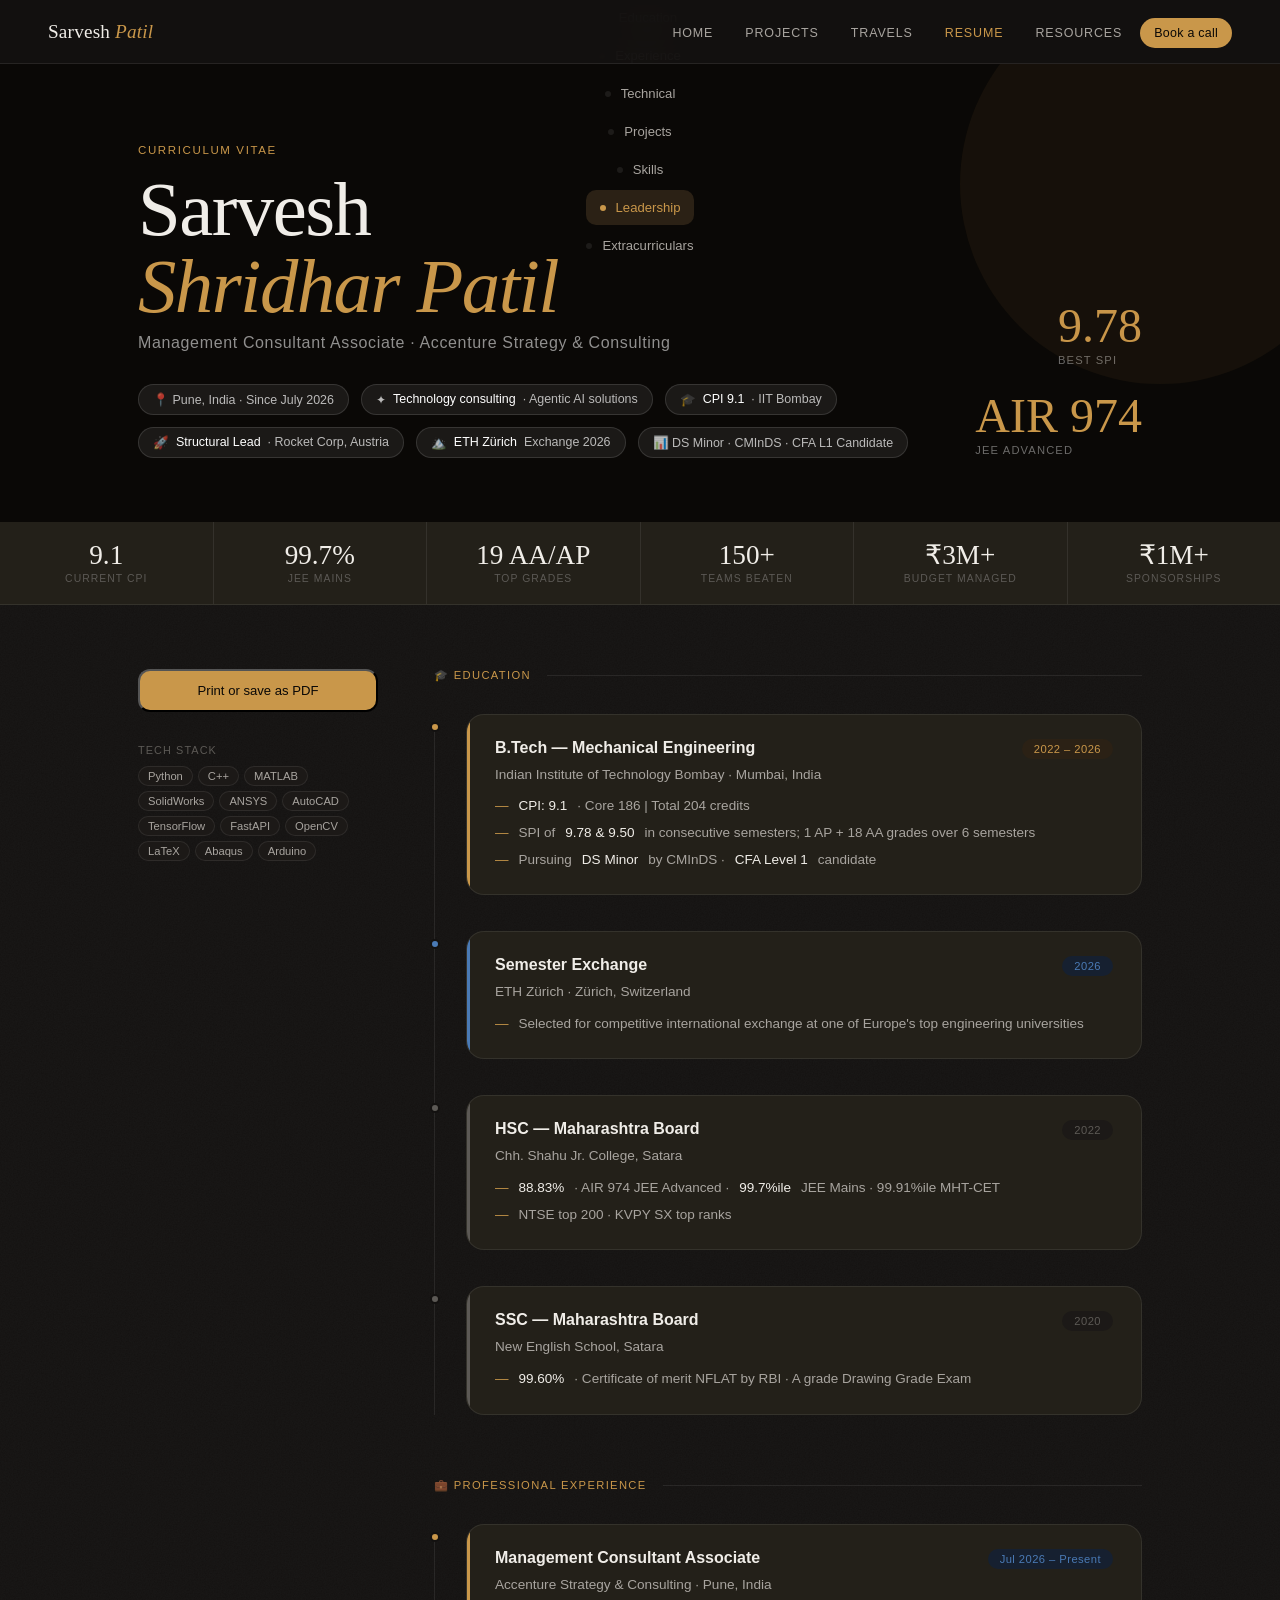
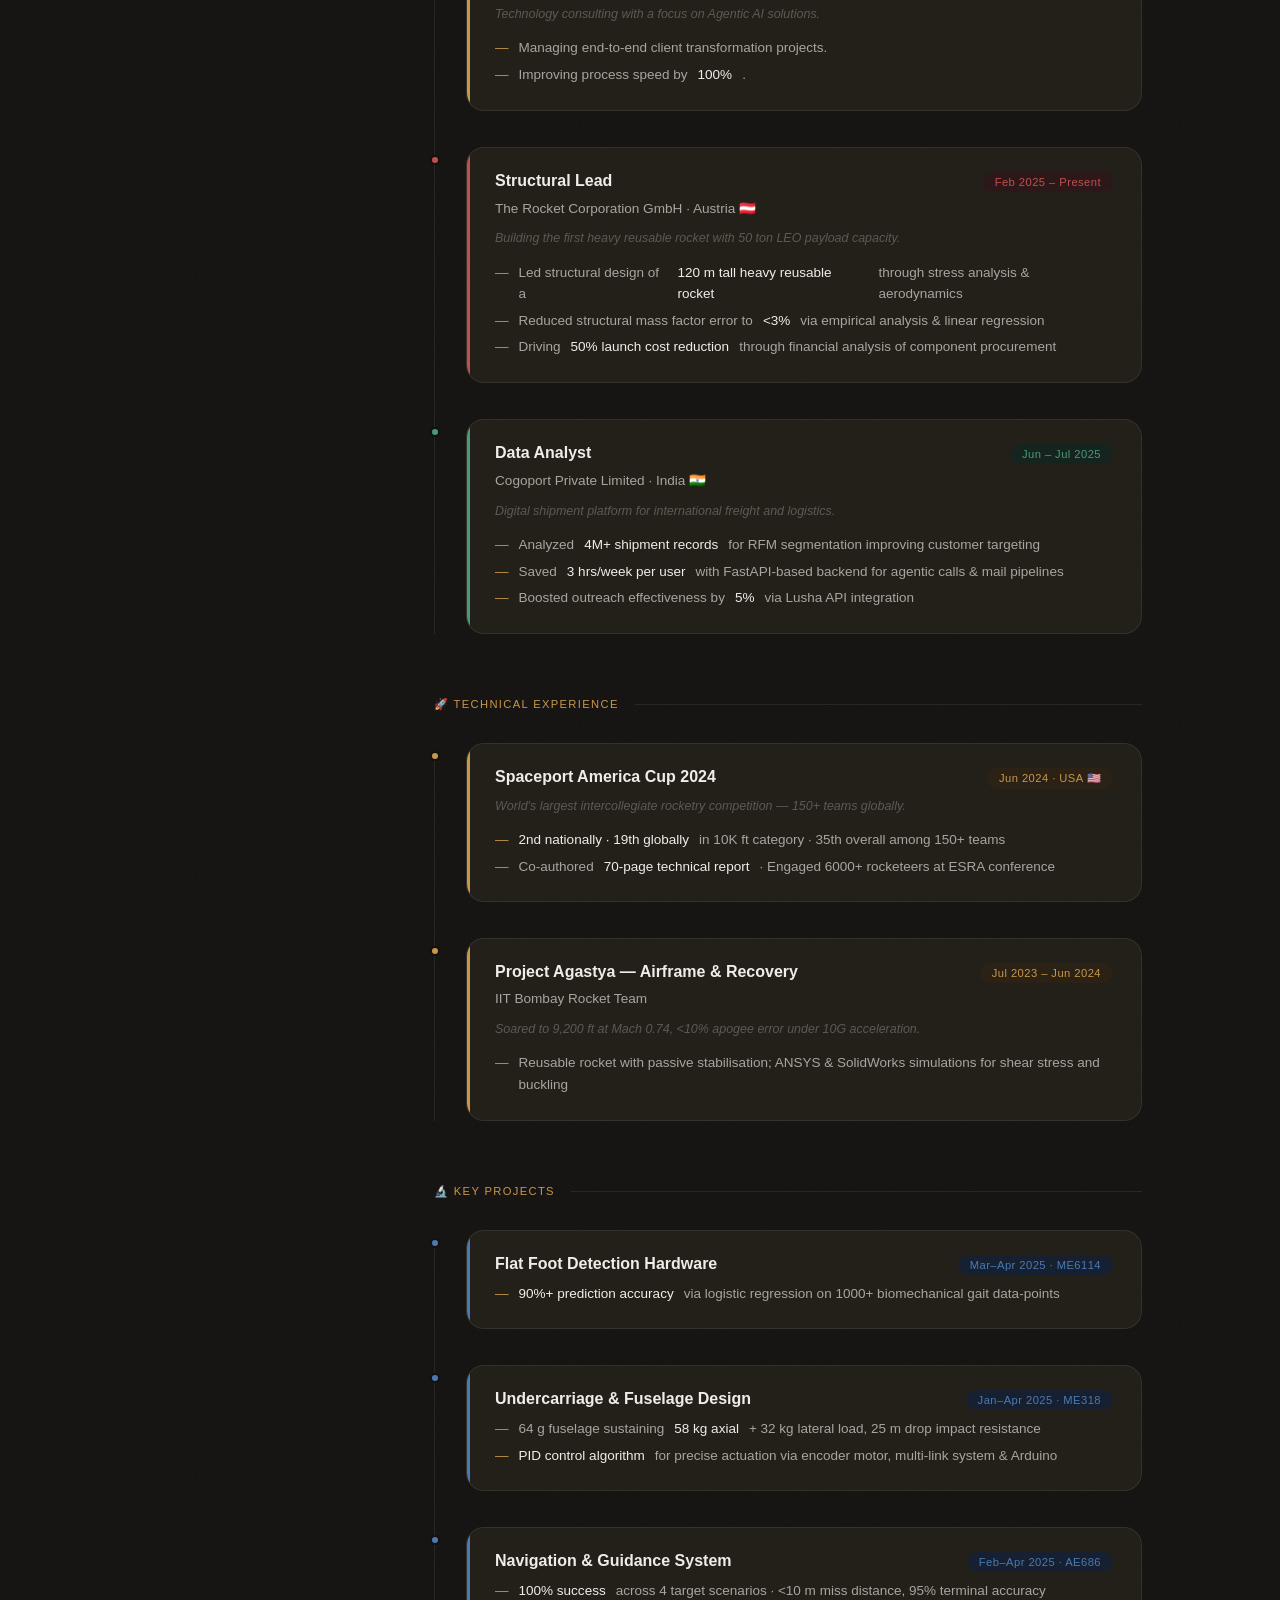
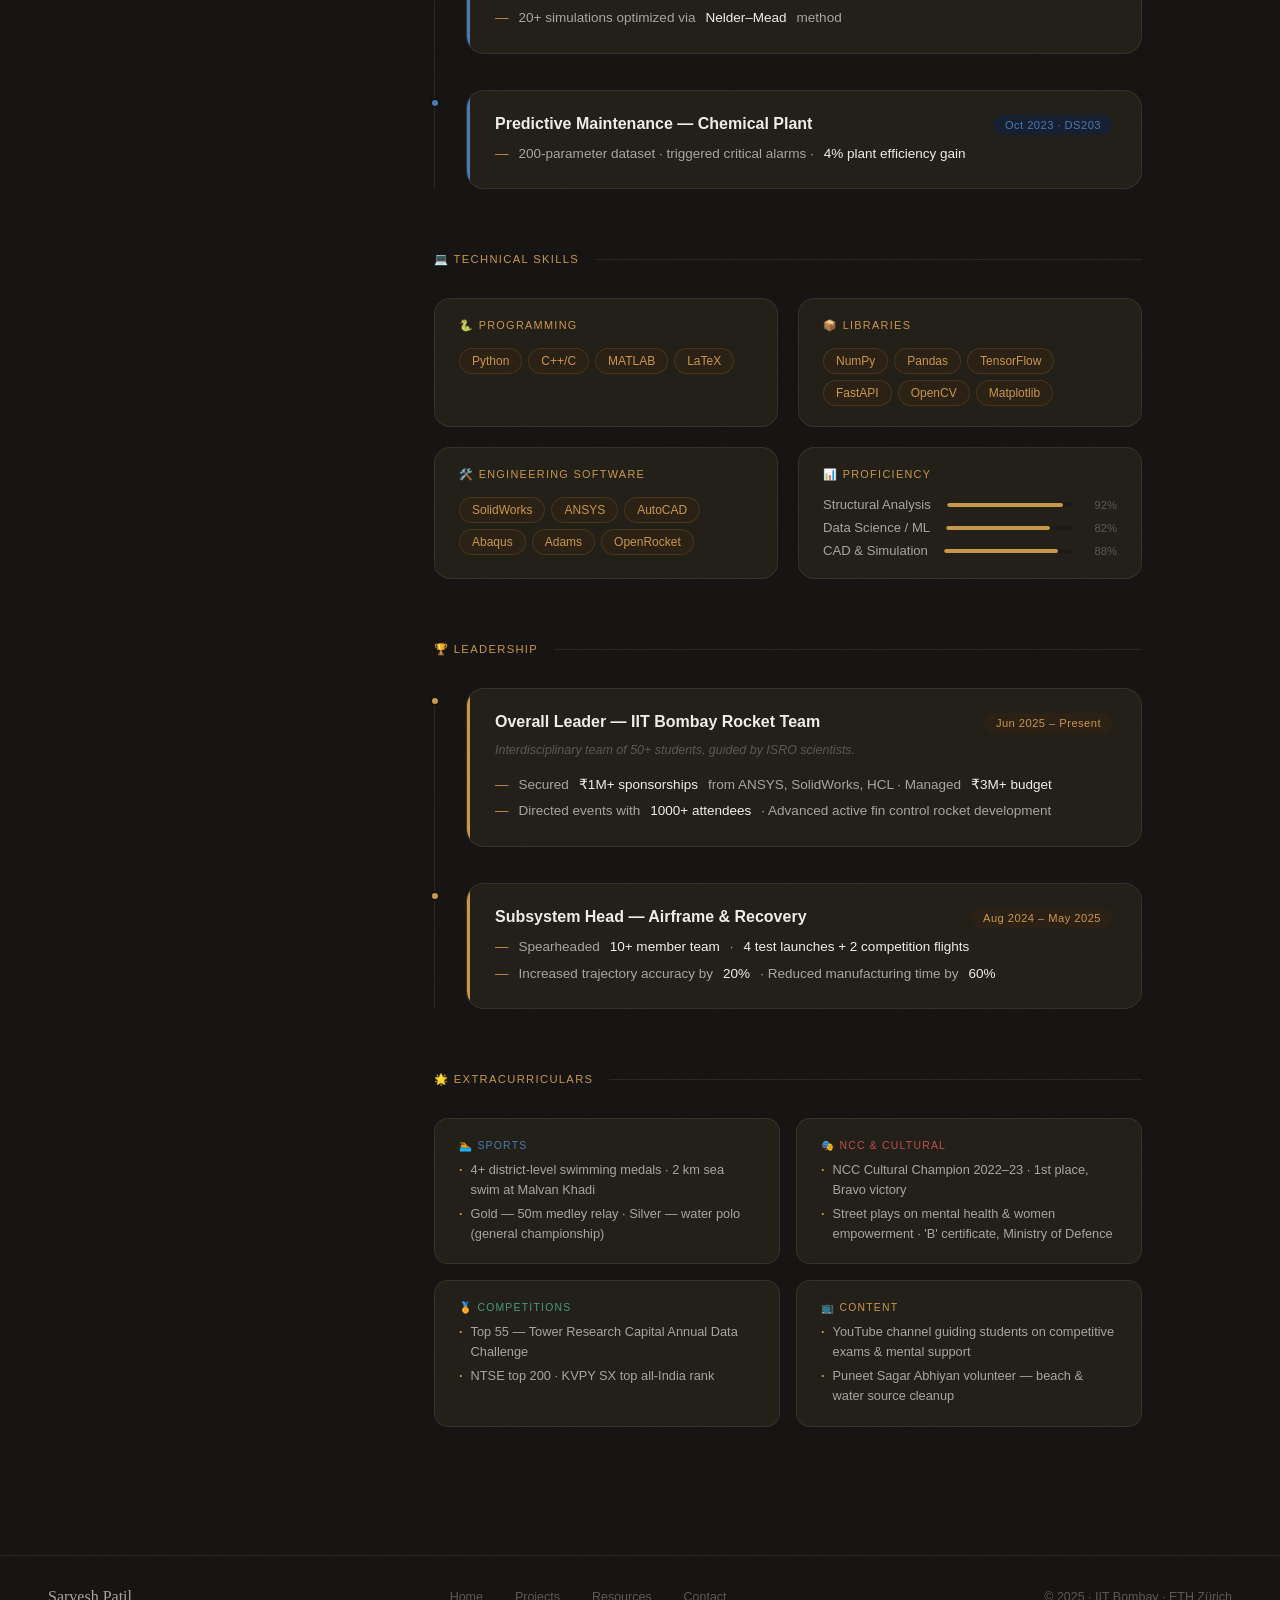
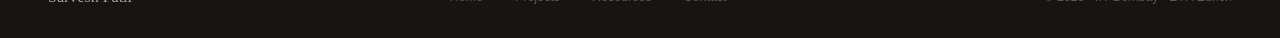
<file: resume.html>
<!DOCTYPE html>
<html lang="en">
<head>
<!-- Google tag (gtag.js) -->
<script async src="https://www.googletagmanager.com/gtag/js?id=G-9ZT6FWW5KZ"></script>
<script>
  window.dataLayer = window.dataLayer || [];
  function gtag(){dataLayer.push(arguments);}
  gtag('js', new Date());
  gtag('config', 'G-9ZT6FWW5KZ');
</script>
<meta charset="UTF-8">
<meta name="viewport" content="width=device-width, initial-scale=1.0">
<title>Resume — Sarvesh Patil</title>
<meta name="description" content="Sarvesh Patil's resume — Accenture Strategy & Consulting, IIT Bombay, ETH Zürich, Rocket Corporation, and Cogoport.">
<link rel="stylesheet" href="styles.css">
</head>
<body>

<div id="scroll-progress"></div>

<div class="page-section">
  <div class="resume-hero-strip">
    <div class="rh-inner">
      <div>
        <p class="rh-eye">Curriculum Vitae</p>
        <h1 class="rh-name">Sarvesh<br><em>Shridhar Patil</em></h1>
        <p class="rh-role">Management Consultant Associate · Accenture Strategy & Consulting</p>
        <div class="rh-meta">
          <span class="meta-pill">📍 Pune, India · Since July 2026</span>
          <span class="meta-pill">✦ <strong>Technology consulting</strong> · Agentic AI solutions</span>
          <span class="meta-pill">🎓 <strong>CPI 9.1</strong> · IIT Bombay</span>
          <span class="meta-pill">🚀 <strong>Structural Lead</strong> · Rocket Corp, Austria</span>
          <span class="meta-pill">🏔️ <strong>ETH Zürich</strong> Exchange 2026</span>
          <span class="meta-pill">📊 DS Minor · CMInDS · CFA L1 Candidate</span>
        </div>
      </div>
      <div class="rh-stats-right">
        <div><span class="big-stat-num">9.78</span><span class="big-stat-label">Best SPI</span></div>
        <div><span class="big-stat-num">AIR 974</span><span class="big-stat-label">JEE Advanced</span></div>
      </div>
    </div>
  </div>

  <div class="stats-bar">
    <div class="sp"><span class="sp-num">9.1</span><span class="sp-label">Current CPI</span></div>
    <div class="sp"><span class="sp-num">99.7%</span><span class="sp-label">JEE Mains</span></div>
    <div class="sp"><span class="sp-num">19 AA/AP</span><span class="sp-label">Top Grades</span></div>
    <div class="sp"><span class="sp-num">150+</span><span class="sp-label">Teams beaten</span></div>
    <div class="sp"><span class="sp-num">₹3M+</span><span class="sp-label">Budget managed</span></div>
    <div class="sp"><span class="sp-num">₹1M+</span><span class="sp-label">Sponsorships</span></div>
  </div>

  <div class="resume-page-inner">
    <div class="resume-two-col">
      <!-- Sidebar -->
      <aside class="res-sidebar">
        <nav class="res-sidebar-nav" aria-label="Resume sections">
          <a class="res-sidebar-link rs-active" href="#res-edu"><span class="sdot"></span>Education</a>
          <a class="res-sidebar-link" href="#res-exp"><span class="sdot"></span>Experience</a>
          <a class="res-sidebar-link" href="#res-tech"><span class="sdot"></span>Technical</a>
          <a class="res-sidebar-link" href="#res-proj"><span class="sdot"></span>Projects</a>
          <a class="res-sidebar-link" href="#res-skills"><span class="sdot"></span>Skills</a>
          <a class="res-sidebar-link" href="#res-lead"><span class="sdot"></span>Leadership</a>
          <a class="res-sidebar-link" href="#res-extra"><span class="sdot"></span>Extracurriculars</a>
        </nav>
        <button class="res-dl" id="resumePrint" type="button">Print or save as PDF</button>
        <div class="tag-cloud-wrap">
          <span class="tag-cloud-label">Tech Stack</span>
          <div class="tag-cloud">
            <span class="tc-tag">Python</span><span class="tc-tag">C++</span><span class="tc-tag">MATLAB</span><span class="tc-tag">SolidWorks</span><span class="tc-tag">ANSYS</span><span class="tc-tag">AutoCAD</span><span class="tc-tag">TensorFlow</span><span class="tc-tag">FastAPI</span><span class="tc-tag">OpenCV</span><span class="tc-tag">LaTeX</span><span class="tc-tag">Abaqus</span><span class="tc-tag">Arduino</span>
          </div>
        </div>
      </aside>

      <!-- Main -->
      <main>
        <!-- Education -->
        <section class="res-section reveal" id="res-edu">
          <div class="sec-head"><span class="sec-head-label">🎓 Education</span><div class="sec-head-line"></div></div>
          <div class="timeline">
            <div class="tl-item"><div class="tl-dot"></div><div class="tl-card"><div class="tl-accent" style="background:var(--gold)"></div><div class="tl-header"><div class="tl-title">B.Tech — Mechanical Engineering</div><span class="tl-badge b-gold">2022 – 2026</span></div><div class="tl-org">Indian Institute of Technology Bombay · Mumbai, India</div><div class="tl-bullets"><div class="tl-bullet"><strong>CPI: 9.1</strong> · Core 186 | Total 204 credits</div><div class="tl-bullet">SPI of <strong>9.78 & 9.50</strong> in consecutive semesters; 1 AP + 18 AA grades over 6 semesters</div><div class="tl-bullet">Pursuing <strong>DS Minor</strong> by CMInDS · <strong>CFA Level 1</strong> candidate</div></div></div></div>
            <div class="tl-item"><div class="tl-dot" style="background:var(--blue)"></div><div class="tl-card"><div class="tl-accent" style="background:var(--blue)"></div><div class="tl-header"><div class="tl-title">Semester Exchange</div><span class="tl-badge b-blue">2026</span></div><div class="tl-org">ETH Zürich · Zürich, Switzerland</div><div class="tl-bullets"><div class="tl-bullet">Selected for competitive international exchange at one of Europe's top engineering universities</div></div></div></div>
            <div class="tl-item"><div class="tl-dot" style="background:var(--ink3)"></div><div class="tl-card"><div class="tl-accent" style="background:var(--ink3)"></div><div class="tl-header"><div class="tl-title">HSC — Maharashtra Board</div><span class="tl-badge b-gray">2022</span></div><div class="tl-org">Chh. Shahu Jr. College, Satara</div><div class="tl-bullets"><div class="tl-bullet"><strong>88.83%</strong> · AIR 974 JEE Advanced · <strong>99.7%ile</strong> JEE Mains · 99.91%ile MHT-CET</div><div class="tl-bullet">NTSE top 200 · KVPY SX top ranks</div></div></div></div>
            <div class="tl-item"><div class="tl-dot" style="background:var(--ink3)"></div><div class="tl-card"><div class="tl-accent" style="background:var(--ink3)"></div><div class="tl-header"><div class="tl-title">SSC — Maharashtra Board</div><span class="tl-badge b-gray">2020</span></div><div class="tl-org">New English School, Satara</div><div class="tl-bullets"><div class="tl-bullet"><strong>99.60%</strong> · Certificate of merit NFLAT by RBI · A grade Drawing Grade Exam</div></div></div></div>
          </div>
        </section>

        <!-- Experience -->
        <section class="res-section reveal" id="res-exp">
          <div class="sec-head"><span class="sec-head-label">💼 Professional Experience</span><div class="sec-head-line"></div></div>
          <div class="timeline">
            <div class="tl-item"><div class="tl-dot" style="background:var(--gold)"></div><div class="tl-card"><div class="tl-accent" style="background:var(--gold)"></div><div class="tl-header"><div class="tl-title">Management Consultant Associate</div><span class="tl-badge b-blue">Jul 2026 – Present</span></div><div class="tl-org">Accenture Strategy & Consulting · Pune, India</div><div class="tl-sub">Technology consulting with a focus on Agentic AI solutions.</div><div class="tl-bullets"><div class="tl-bullet">Managing end-to-end client transformation projects.</div><div class="tl-bullet">Improving process speed by <strong>100%</strong>.</div></div></div></div>
            <div class="tl-item"><div class="tl-dot" style="background:var(--red)"></div><div class="tl-card"><div class="tl-accent" style="background:var(--red)"></div><div class="tl-header"><div class="tl-title">Structural Lead</div><span class="tl-badge b-red">Feb 2025 – Present</span></div><div class="tl-org">The Rocket Corporation GmbH · Austria 🇦🇹</div><div class="tl-sub">Building the first heavy reusable rocket with 50 ton LEO payload capacity.</div><div class="tl-bullets"><div class="tl-bullet">Led structural design of a <strong>120 m tall heavy reusable rocket</strong> through stress analysis & aerodynamics</div><div class="tl-bullet">Reduced structural mass factor error to <strong>&lt;3%</strong> via empirical analysis & linear regression</div><div class="tl-bullet">Driving <strong>50% launch cost reduction</strong> through financial analysis of component procurement</div></div></div></div>
            <div class="tl-item"><div class="tl-dot" style="background:var(--green)"></div><div class="tl-card"><div class="tl-accent" style="background:var(--green)"></div><div class="tl-header"><div class="tl-title">Data Analyst</div><span class="tl-badge b-green">Jun – Jul 2025</span></div><div class="tl-org">Cogoport Private Limited · India 🇮🇳</div><div class="tl-sub">Digital shipment platform for international freight and logistics.</div><div class="tl-bullets"><div class="tl-bullet">Analyzed <strong>4M+ shipment records</strong> for RFM segmentation improving customer targeting</div><div class="tl-bullet">Saved <strong>3 hrs/week per user</strong> with FastAPI-based backend for agentic calls & mail pipelines</div><div class="tl-bullet">Boosted outreach effectiveness by <strong>5%</strong> via Lusha API integration</div></div></div></div>
          </div>
        </section>

        <!-- Technical -->
        <section class="res-section reveal" id="res-tech">
          <div class="sec-head"><span class="sec-head-label">🚀 Technical Experience</span><div class="sec-head-line"></div></div>
          <div class="timeline">
            <div class="tl-item"><div class="tl-dot"></div><div class="tl-card"><div class="tl-accent" style="background:var(--gold)"></div><div class="tl-header"><div class="tl-title">Spaceport America Cup 2024</div><span class="tl-badge b-gold">Jun 2024 · USA 🇺🇸</span></div><div class="tl-sub">World's largest intercollegiate rocketry competition — 150+ teams globally.</div><div class="tl-bullets"><div class="tl-bullet"><strong>2nd nationally · 19th globally</strong> in 10K ft category · 35th overall among 150+ teams</div><div class="tl-bullet">Co-authored <strong>70-page technical report</strong> · Engaged 6000+ rocketeers at ESRA conference</div></div></div></div>
            <div class="tl-item"><div class="tl-dot"></div><div class="tl-card"><div class="tl-accent" style="background:var(--gold)"></div><div class="tl-header"><div class="tl-title">Project Agastya — Airframe & Recovery</div><span class="tl-badge b-gold">Jul 2023 – Jun 2024</span></div><div class="tl-org">IIT Bombay Rocket Team</div><div class="tl-sub">Soared to 9,200 ft at Mach 0.74, &lt;10% apogee error under 10G acceleration.</div><div class="tl-bullets"><div class="tl-bullet">Reusable rocket with passive stabilisation; ANSYS & SolidWorks simulations for shear stress and buckling</div></div></div></div>
          </div>
        </section>

        <!-- Projects -->
        <section class="res-section reveal" id="res-proj">
          <div class="sec-head"><span class="sec-head-label">🔬 Key Projects</span><div class="sec-head-line"></div></div>
          <div class="timeline">
            <div class="tl-item"><div class="tl-dot" style="background:var(--blue)"></div><div class="tl-card"><div class="tl-accent" style="background:var(--blue)"></div><div class="tl-header"><div class="tl-title">Flat Foot Detection Hardware</div><span class="tl-badge b-blue">Mar–Apr 2025 · ME6114</span></div><div class="tl-bullets"><div class="tl-bullet"><strong>90%+ prediction accuracy</strong> via logistic regression on 1000+ biomechanical gait data-points</div></div></div></div>
            <div class="tl-item"><div class="tl-dot" style="background:var(--blue)"></div><div class="tl-card"><div class="tl-accent" style="background:var(--blue)"></div><div class="tl-header"><div class="tl-title">Undercarriage & Fuselage Design</div><span class="tl-badge b-blue">Jan–Apr 2025 · ME318</span></div><div class="tl-bullets"><div class="tl-bullet">64 g fuselage sustaining <strong>58 kg axial</strong> + 32 kg lateral load, 25 m drop impact resistance</div><div class="tl-bullet"><strong>PID control algorithm</strong> for precise actuation via encoder motor, multi-link system & Arduino</div></div></div></div>
            <div class="tl-item"><div class="tl-dot" style="background:var(--blue)"></div><div class="tl-card"><div class="tl-accent" style="background:var(--blue)"></div><div class="tl-header"><div class="tl-title">Navigation & Guidance System</div><span class="tl-badge b-blue">Feb–Apr 2025 · AE686</span></div><div class="tl-bullets"><div class="tl-bullet"><strong>100% success</strong> across 4 target scenarios · &lt;10 m miss distance, 95% terminal accuracy</div><div class="tl-bullet">20+ simulations optimized via <strong>Nelder–Mead</strong> method</div></div></div></div>
            <div class="tl-item"><div class="tl-dot" style="background:var(--blue)"></div><div class="tl-card"><div class="tl-accent" style="background:var(--blue)"></div><div class="tl-header"><div class="tl-title">Predictive Maintenance — Chemical Plant</div><span class="tl-badge b-blue">Oct 2023 · DS203</span></div><div class="tl-bullets"><div class="tl-bullet">200-parameter dataset · triggered critical alarms · <strong>4% plant efficiency gain</strong></div></div></div></div>
          </div>
        </section>

        <!-- Skills -->
        <section class="res-section reveal" id="res-skills">
          <div class="sec-head"><span class="sec-head-label">💻 Technical Skills</span><div class="sec-head-line"></div></div>
          <div class="skills-grid">
            <div class="skill-group"><div class="skill-group-label">🐍 Programming</div><div class="lang-chips"><span class="lang-chip">Python</span><span class="lang-chip">C++/C</span><span class="lang-chip">MATLAB</span><span class="lang-chip">LaTeX</span></div></div>
            <div class="skill-group"><div class="skill-group-label">📦 Libraries</div><div class="lang-chips"><span class="lang-chip">NumPy</span><span class="lang-chip">Pandas</span><span class="lang-chip">TensorFlow</span><span class="lang-chip">FastAPI</span><span class="lang-chip">OpenCV</span><span class="lang-chip">Matplotlib</span></div></div>
            <div class="skill-group"><div class="skill-group-label">🛠️ Engineering Software</div><div class="lang-chips"><span class="lang-chip">SolidWorks</span><span class="lang-chip">ANSYS</span><span class="lang-chip">AutoCAD</span><span class="lang-chip">Abaqus</span><span class="lang-chip">Adams</span><span class="lang-chip">OpenRocket</span></div></div>
            <div class="skill-group"><div class="skill-group-label">📊 Proficiency</div><div class="skill-items"><div class="skill-item"><span class="skill-name">Structural Analysis</span><div class="skill-bar-wrap"><div class="skill-bar" style="width:92%"></div></div><span class="skill-pct">92%</span></div><div class="skill-item"><span class="skill-name">Data Science / ML</span><div class="skill-bar-wrap"><div class="skill-bar" style="width:82%"></div></div><span class="skill-pct">82%</span></div><div class="skill-item"><span class="skill-name">CAD & Simulation</span><div class="skill-bar-wrap"><div class="skill-bar" style="width:88%"></div></div><span class="skill-pct">88%</span></div></div></div>
          </div>
        </section>

        <!-- Leadership -->
        <section class="res-section reveal" id="res-lead">
          <div class="sec-head"><span class="sec-head-label">🏆 Leadership</span><div class="sec-head-line"></div></div>
          <div class="timeline">
            <div class="tl-item"><div class="tl-dot"></div><div class="tl-card"><div class="tl-accent" style="background:var(--gold)"></div><div class="tl-header"><div class="tl-title">Overall Leader — IIT Bombay Rocket Team</div><span class="tl-badge b-gold">Jun 2025 – Present</span></div><div class="tl-sub">Interdisciplinary team of 50+ students, guided by ISRO scientists.</div><div class="tl-bullets"><div class="tl-bullet">Secured <strong>₹1M+ sponsorships</strong> from ANSYS, SolidWorks, HCL · Managed <strong>₹3M+ budget</strong></div><div class="tl-bullet">Directed events with <strong>1000+ attendees</strong> · Advanced active fin control rocket development</div></div></div></div>
            <div class="tl-item"><div class="tl-dot"></div><div class="tl-card"><div class="tl-accent" style="background:var(--gold)"></div><div class="tl-header"><div class="tl-title">Subsystem Head — Airframe & Recovery</div><span class="tl-badge b-gold">Aug 2024 – May 2025</span></div><div class="tl-bullets"><div class="tl-bullet">Spearheaded <strong>10+ member team</strong> · <strong>4 test launches + 2 competition flights</strong></div><div class="tl-bullet">Increased trajectory accuracy by <strong>20%</strong> · Reduced manufacturing time by <strong>60%</strong></div></div></div></div>
          </div>
        </section>

        <!-- Extracurriculars -->
        <section class="res-section reveal" id="res-extra">
          <div class="sec-head"><span class="sec-head-label">🌟 Extracurriculars</span><div class="sec-head-line"></div></div>
          <div class="extra-grid">
            <div class="extra-card"><div class="extra-category" style="color:var(--blue)">🏊 Sports</div><div class="extra-items"><div class="extra-item">4+ district-level swimming medals · 2 km sea swim at Malvan Khadi</div><div class="extra-item">Gold — 50m medley relay · Silver — water polo (general championship)</div></div></div>
            <div class="extra-card"><div class="extra-category" style="color:var(--red)">🎭 NCC & Cultural</div><div class="extra-items"><div class="extra-item">NCC Cultural Champion 2022–23 · 1st place, Bravo victory</div><div class="extra-item">Street plays on mental health & women empowerment · 'B' certificate, Ministry of Defence</div></div></div>
            <div class="extra-card"><div class="extra-category" style="color:var(--green)">🏅 Competitions</div><div class="extra-items"><div class="extra-item">Top 55 — Tower Research Capital Annual Data Challenge</div><div class="extra-item">NTSE top 200 · KVPY SX top all-India rank</div></div></div>
            <div class="extra-card"><div class="extra-category" style="color:var(--gold)">📺 Content</div><div class="extra-items"><div class="extra-item">YouTube channel guiding students on competitive exams & mental support</div><div class="extra-item">Puneet Sagar Abhiyan volunteer — beach & water source cleanup</div></div></div>
          </div>
        </section>
      </main>
    </div>
  </div>

  <footer>
    <div class="footer-logo">Sarvesh Patil</div>
    <div class="footer-links">
      <a href="index.html">Home</a>
      <a href="projects.html">Projects</a>
      <a href="resources.html">Resources</a>
      <a href="contact.html">Contact</a>
    </div>
    <div class="footer-copy">© 2025 · IIT Bombay · ETH Zürich</div>
  </footer>
</div><!-- end page -->

<script src="nav.js"></script>
</body>
</html>
</file>
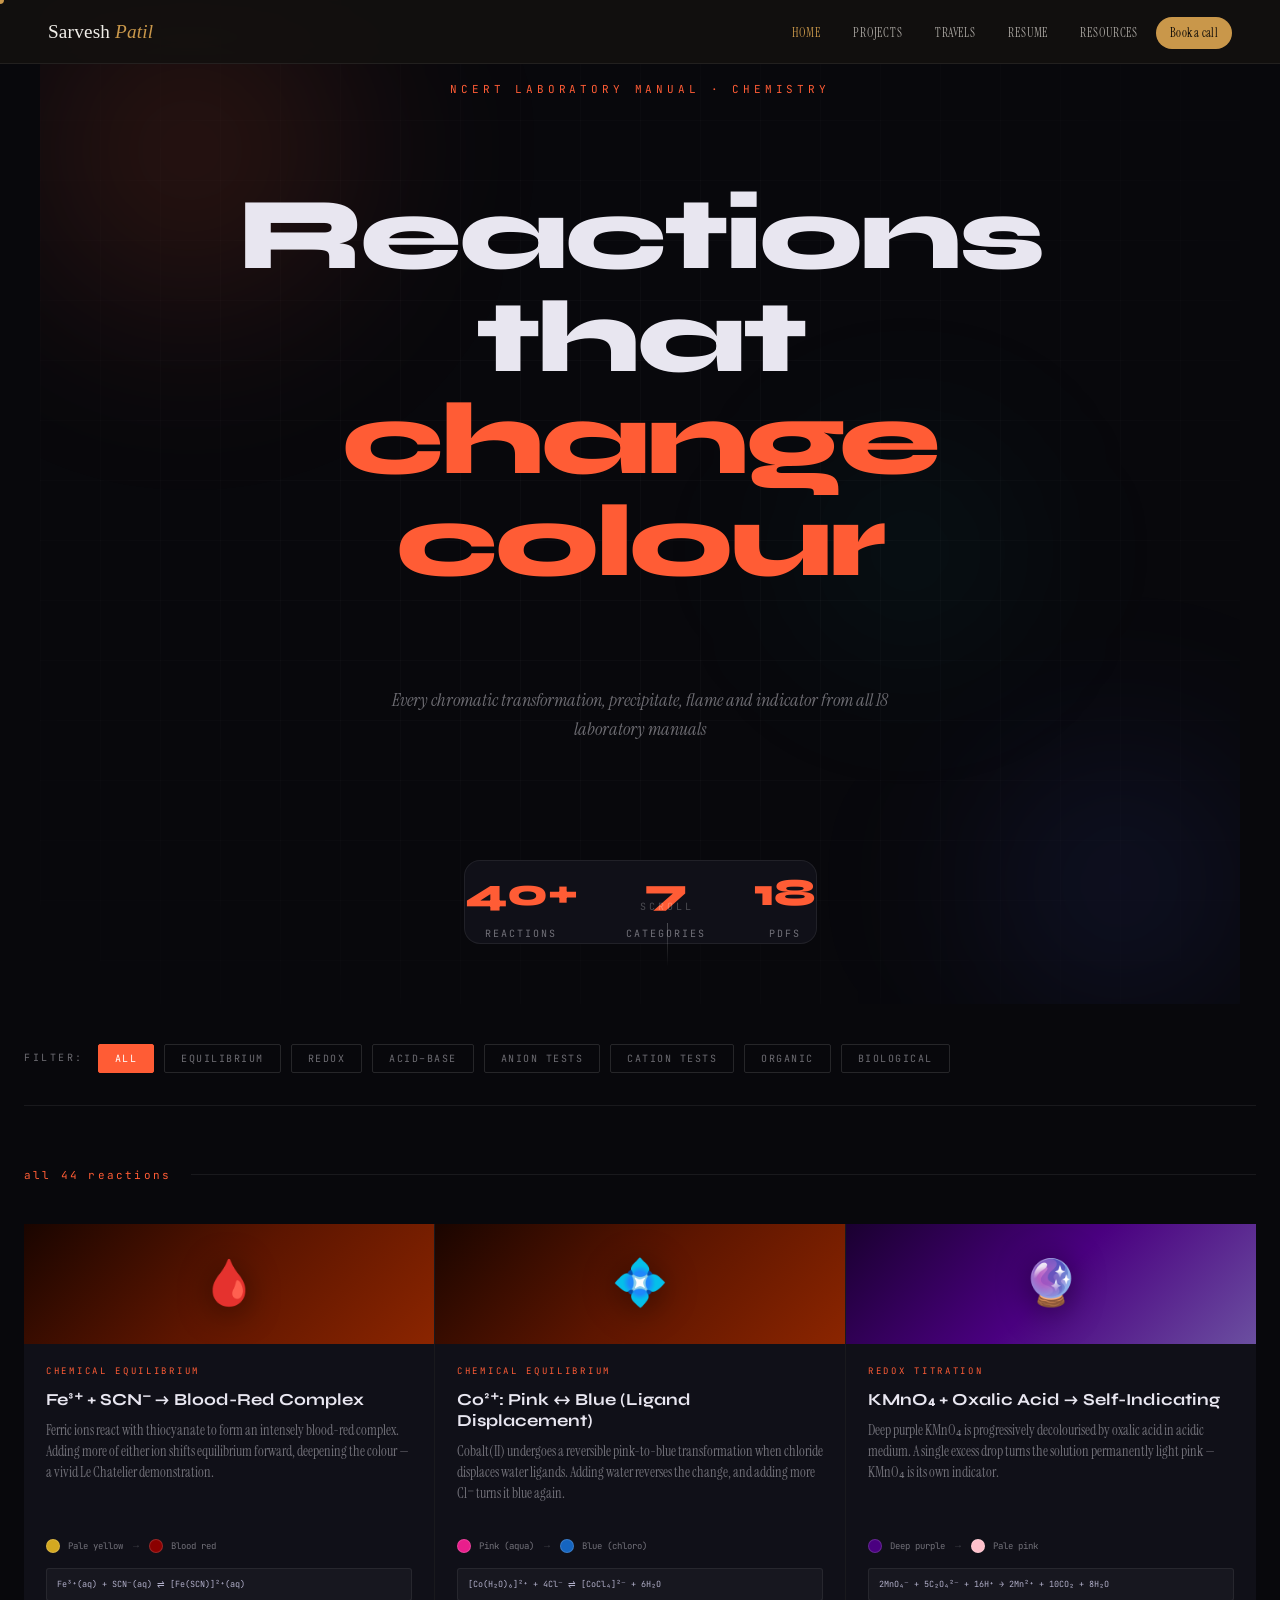
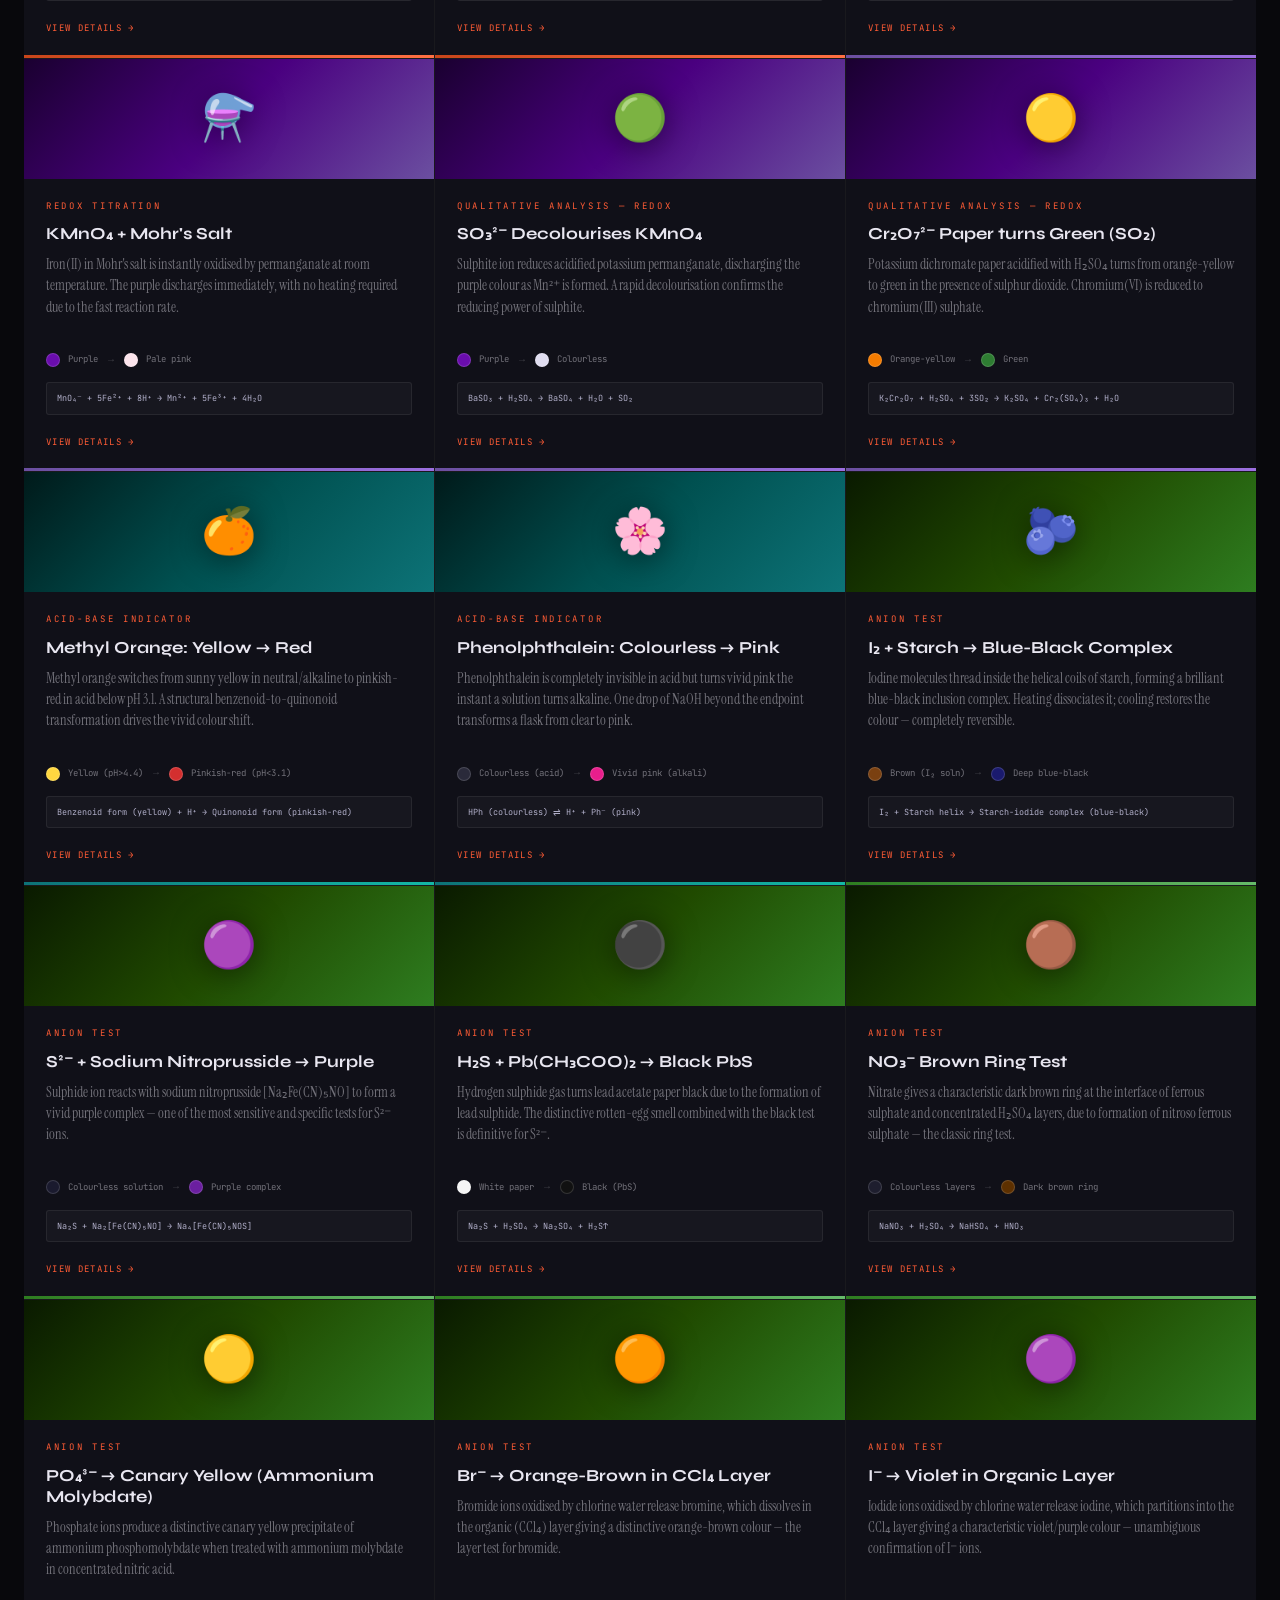
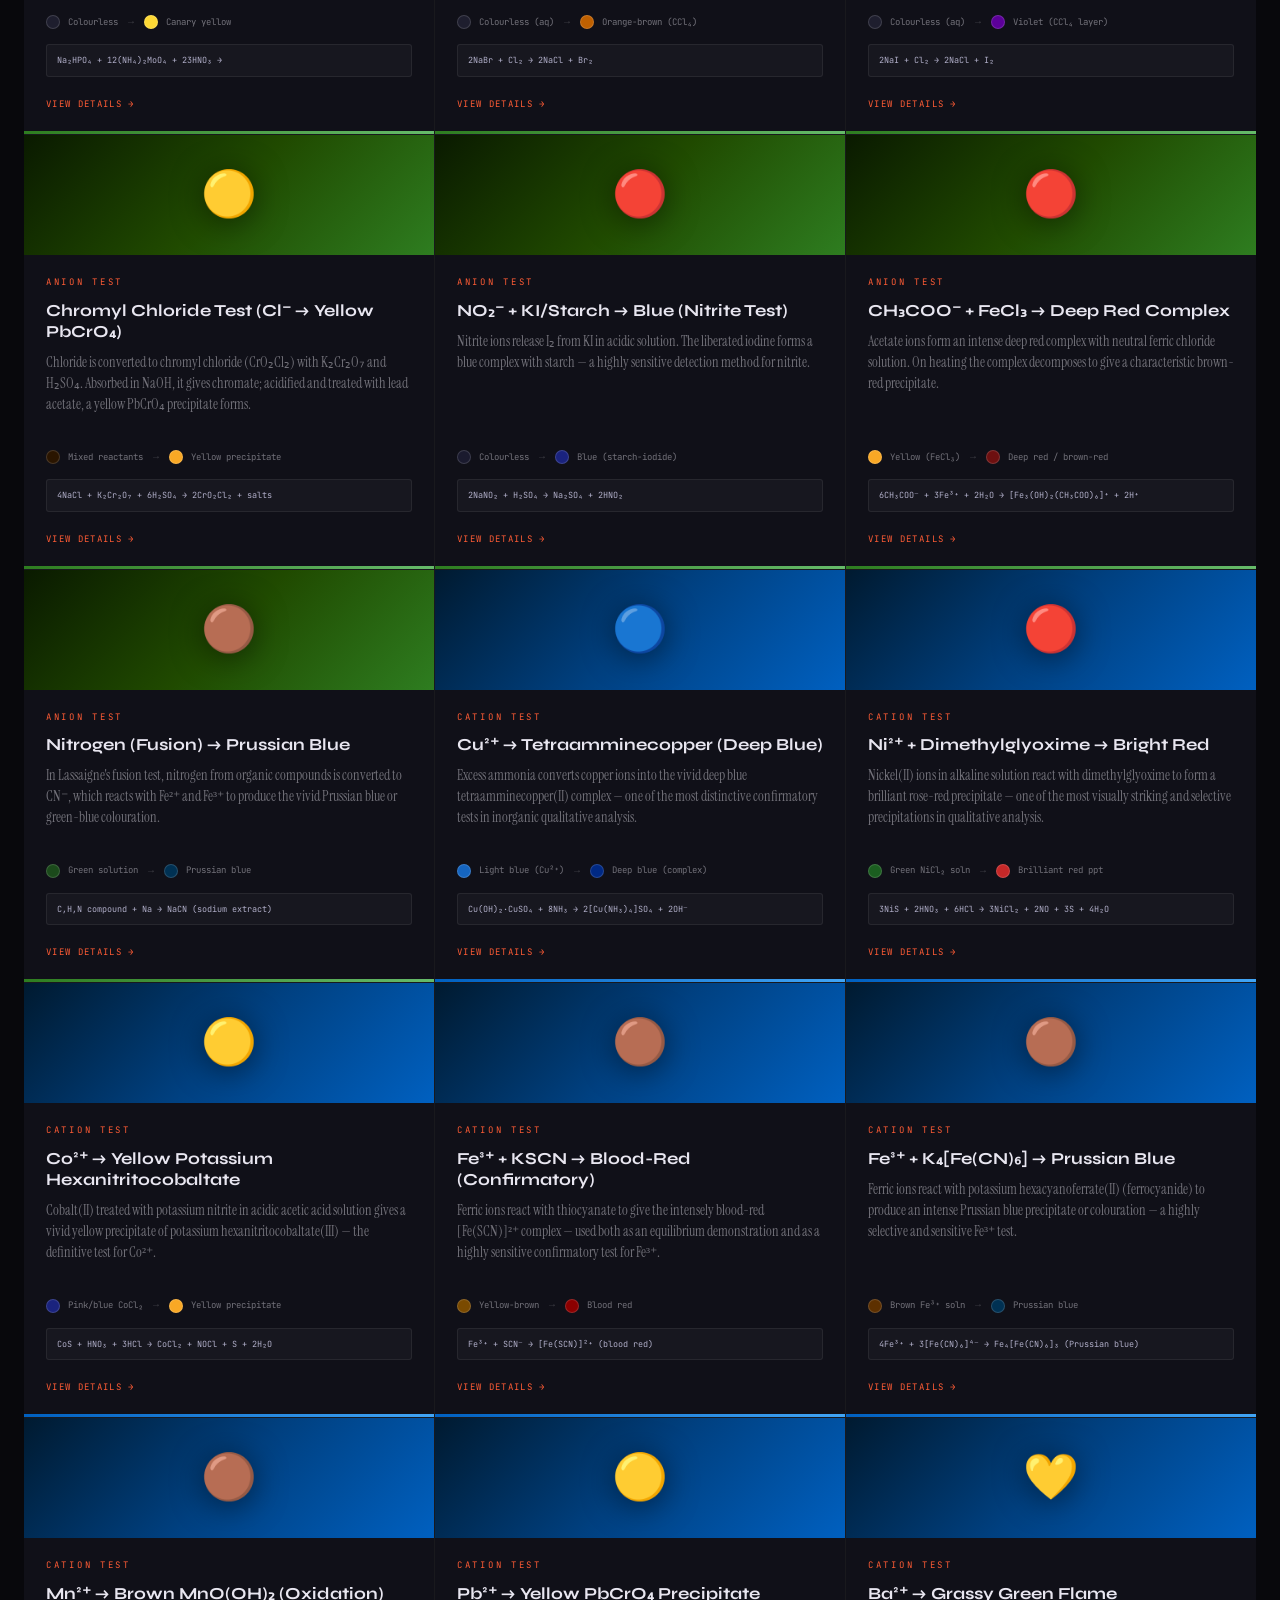
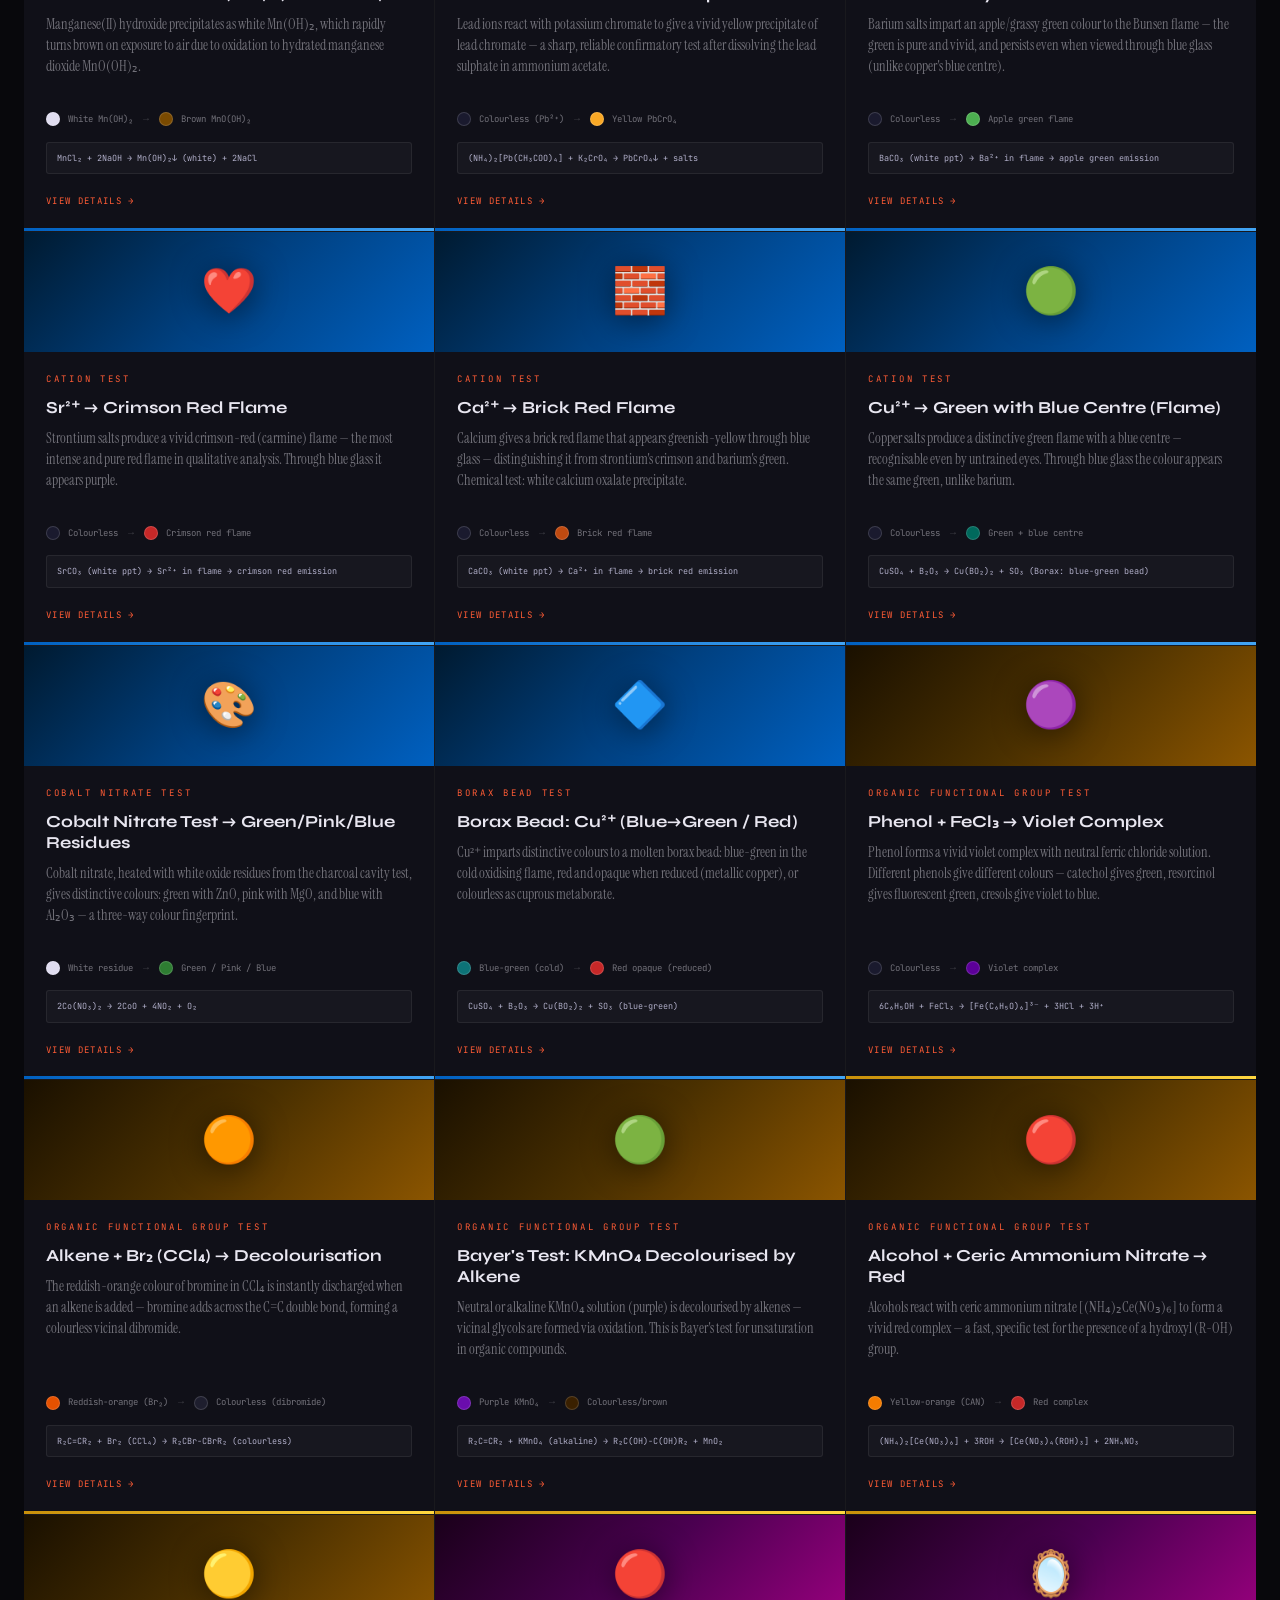
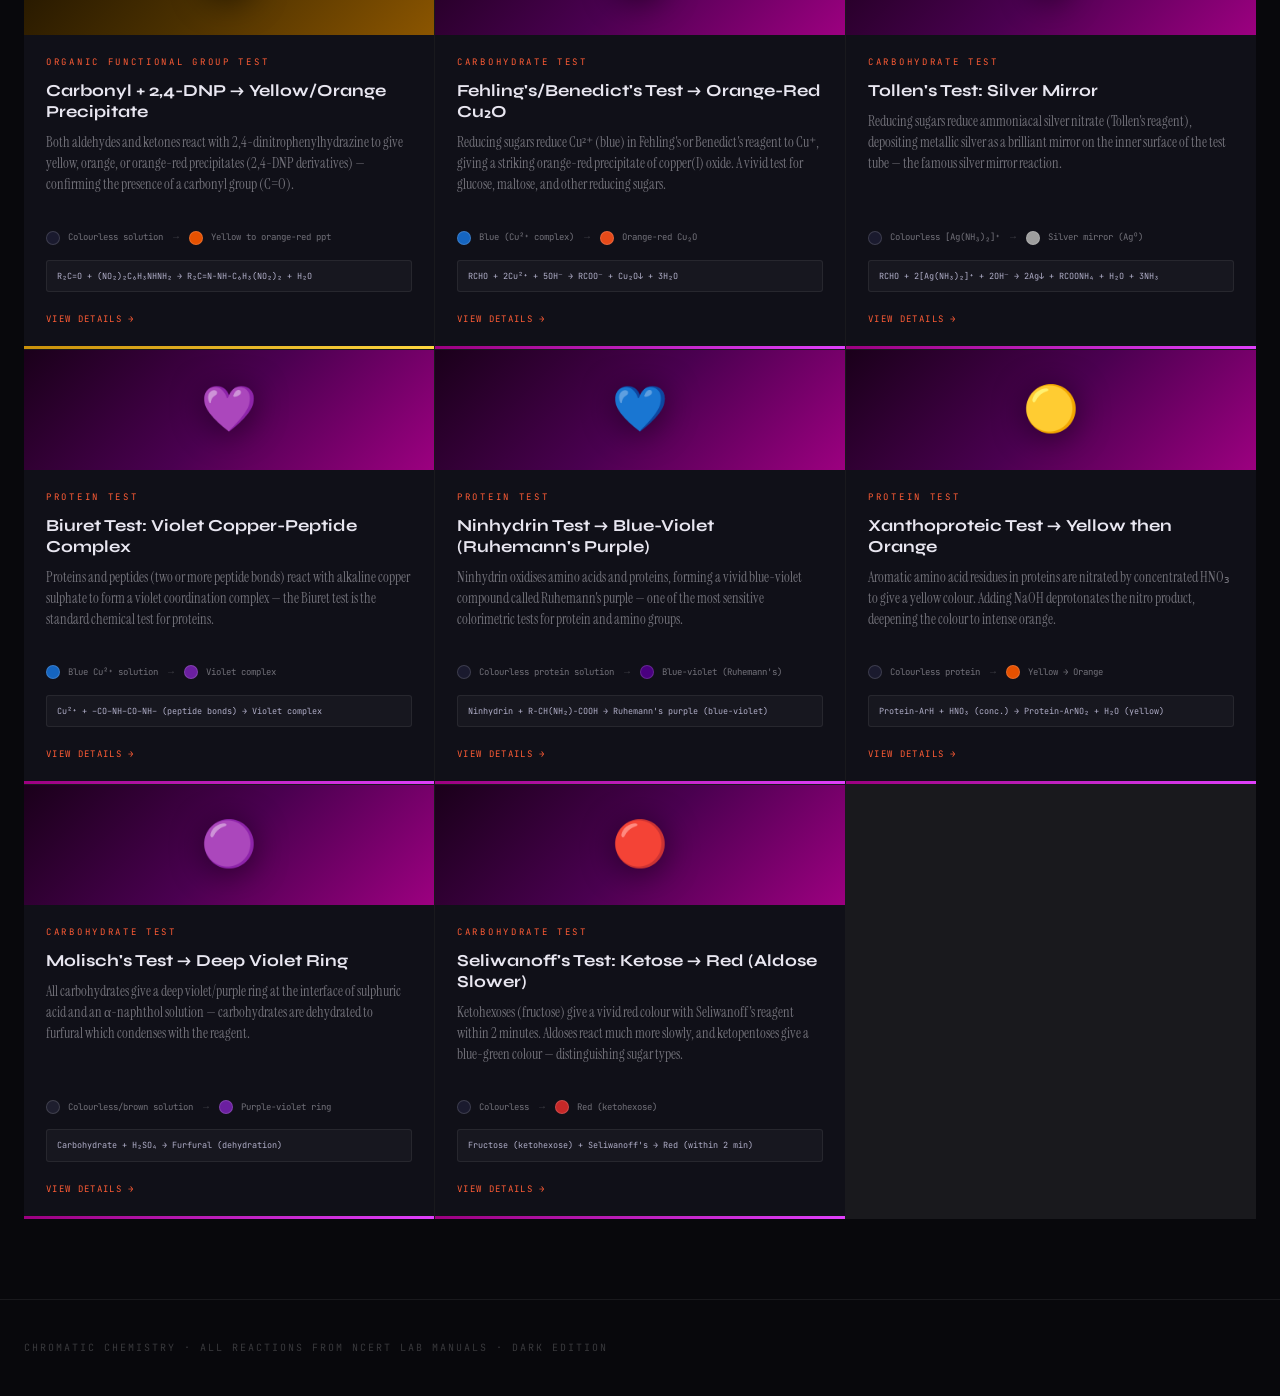
<file: resources/chemical_reactions_dark.html>
<!--resource
title: Important reactions from lab manuals.
description: A collection of important chemical reactions encountered in laboratory settings. Each reaction includes a description, balanced equations, and the colour change involved.
date: 2026-04-08 · Chemistry · JEE Advanced
comment: Source: NCERT Laboratory Manuals (volume 1-18)
--><!DOCTYPE html>
<html lang="en">
<head>
<!-- Google tag (gtag.js) -->
<script async src="https://www.googletagmanager.com/gtag/js?id=G-9ZT6FWW5KZ"></script>
<script>
  window.dataLayer = window.dataLayer || [];
  function gtag(){dataLayer.push(arguments);}
  gtag('js', new Date());
  gtag('config', 'G-9ZT6FWW5KZ');
</script>


<meta charset="UTF-8">
<meta name="viewport" content="width=device-width, initial-scale=1.0">
<title>Chromatic Chemistry — Dark Edition</title>
<link href="https://fonts.googleapis.com/css2?family=Syne:wght@400;600;700;800&family=JetBrains+Mono:wght@300;400;500&family=Instrument+Serif:ital@0;1&display=swap" rel="stylesheet">
<link rel="stylesheet" href="../styles.css">
<style>
:root{
  --bg:#08080c;
  --surface:#101018;
  --surface2:#16161f;
  --border:rgba(255,255,255,0.07);
  --border2:rgba(255,255,255,0.12);
  --text:#e8e6f0;
  --muted:rgba(232,230,240,0.45);
  --accent:#ff5c35;
  --accent2:#ffb347;
  --mono:#b0aec8;
  --glow-r:rgba(255,92,53,0.15);
  --glow-b:rgba(80,120,255,0.12);
}
*,*::before,*::after{box-sizing:border-box;margin:0;padding:0}
html{scroll-behavior:smooth}
body{background:var(--bg);color:var(--text);font-family:'Instrument Serif',serif;font-size:17px;line-height:1.65;overflow-x:hidden}
::selection{background:var(--accent);color:#fff}

/* ══ SCROLLBAR ══ */
::-webkit-scrollbar{width:4px}
::-webkit-scrollbar-track{background:var(--bg)}
::-webkit-scrollbar-thumb{background:rgba(255,92,53,0.4);border-radius:2px}

/* ══ HERO ══ */
.hero{
  min-height:100vh;display:flex;flex-direction:column;
  justify-content:center;align-items:center;
  position:relative;overflow:hidden;padding:80px 24px 60px;text-align:center;
}
.grid-overlay{
  position:absolute;inset:0;pointer-events:none;
  background-image:
    linear-gradient(rgba(255,255,255,0.025) 1px, transparent 1px),
    linear-gradient(90deg, rgba(255,255,255,0.025) 1px, transparent 1px);
  background-size:60px 60px;
  mask-image:radial-gradient(ellipse 80% 80% at 50% 50%, black 20%, transparent 100%);
}
.orb{position:absolute;border-radius:50%;filter:blur(80px);pointer-events:none}
.orb1{width:500px;height:500px;background:radial-gradient(circle,rgba(255,92,53,0.18),transparent 70%);top:-100px;left:-100px}
.orb2{width:400px;height:400px;background:radial-gradient(circle,rgba(80,100,255,0.14),transparent 70%);bottom:-80px;right:-80px;animation:drift2 14s ease-in-out infinite alternate}
.orb3{width:300px;height:300px;background:radial-gradient(circle,rgba(0,180,180,0.1),transparent 70%);top:40%;left:60%;animation:drift2 10s ease-in-out infinite alternate-reverse}
@keyframes drift2{from{transform:translate(0,0)}to{transform:translate(40px,25px)}}

.hero-eyebrow{font-family:'JetBrains Mono',monospace;font-size:11px;letter-spacing:0.35em;text-transform:uppercase;color:var(--accent);margin-bottom:22px;opacity:0;animation:up 0.7s 0.2s forwards}
.hero-title{font-family:'Syne',sans-serif;font-size:clamp(3rem,8vw,7rem);font-weight:800;line-height:1.0;letter-spacing:-0.03em;max-width:900px;opacity:0;animation:up 0.8s 0.4s forwards}
.hero-title .hl{color:var(--accent)}
.hero-sub{margin-top:28px;max-width:540px;font-size:1.1rem;color:var(--muted);font-style:italic;opacity:0;animation:up 0.8s 0.6s forwards}
.hero-stats{margin-top:52px;display:flex;gap:48px;flex-wrap:wrap;justify-content:center;opacity:0;animation:up 0.8s 0.8s forwards}
.stat{text-align:center}
.stat-num{font-family:'Syne',sans-serif;font-size:2.4rem;font-weight:800;color:var(--accent)}
.stat-lbl{font-family:'JetBrains Mono',monospace;font-size:10px;letter-spacing:0.2em;text-transform:uppercase;color:var(--muted);margin-top:2px}
.hero-scroll-hint{position:absolute;bottom:36px;left:50%;transform:translateX(-50%);display:flex;flex-direction:column;align-items:center;gap:8px;font-family:'JetBrains Mono',monospace;font-size:10px;letter-spacing:0.3em;text-transform:uppercase;color:rgba(255,255,255,0.25);opacity:0;animation:up 1s 1.2s forwards}
.hero-scroll-hint::after{content:'';width:1px;height:44px;background:linear-gradient(to bottom,rgba(255,255,255,0.25),transparent);animation:scrollPulse 2.2s ease-in-out infinite}
@keyframes scrollPulse{0%,100%{opacity:1}50%{opacity:0.2}}
@keyframes up{from{opacity:0;transform:translateY(28px)}to{opacity:1;transform:translateY(0)}}

/* ══ FILTER BAR ══ */
.filter-section{padding:40px 24px 0;max-width:1340px;margin:0 auto}
.filter-bar{display:flex;gap:10px;flex-wrap:wrap;align-items:center;padding-bottom:32px;border-bottom:1px solid var(--border)}
.filter-label{font-family:'JetBrains Mono',monospace;font-size:10px;letter-spacing:0.25em;text-transform:uppercase;color:var(--muted);margin-right:4px}
.filter-btn{
  font-family:'JetBrains Mono',monospace;font-size:10px;letter-spacing:0.15em;text-transform:uppercase;
  padding:7px 16px;border:1px solid var(--border2);background:transparent;color:var(--muted);
  border-radius:2px;cursor:pointer;transition:all 0.2s;white-space:nowrap;
}
.filter-btn:hover,.filter-btn.active{background:var(--accent);border-color:var(--accent);color:#fff}

/* ══ SECTION ══ */
.section{padding:60px 24px 20px;max-width:1340px;margin:0 auto}
.section-head{display:flex;align-items:center;gap:20px;margin-bottom:40px}
.section-num{font-family:'JetBrains Mono',monospace;font-size:11px;letter-spacing:0.2em;color:var(--accent)}
.section-title{font-family:'Syne',sans-serif;font-size:clamp(1.1rem,2.5vw,1.6rem);font-weight:700;letter-spacing:-0.01em}
.section-line{flex:1;height:1px;background:var(--border)}

/* ══ GRID ══ */
.grid{display:grid;grid-template-columns:repeat(auto-fill,minmax(340px,1fr));gap:1px;background:var(--border)}

/* ══ CARD ══ */
.card{
  background:var(--surface);position:relative;overflow:hidden;cursor:pointer;
  transition:background 0.25s,transform 0.25s;display:flex;flex-direction:column;
}
.card:hover{background:var(--surface2);z-index:2}
.card:hover .card-glow{opacity:1}
.card-glow{position:absolute;inset:0;opacity:0;pointer-events:none;transition:opacity 0.3s}
.card-top{height:120px;position:relative;overflow:hidden;display:flex;align-items:center;justify-content:center;flex-shrink:0}
.card-emoji{font-size:2.8rem;position:relative;z-index:2;filter:drop-shadow(0 4px 16px rgba(0,0,0,0.5));animation:floatEmoji 4s ease-in-out infinite alternate}
@keyframes floatEmoji{from{transform:translateY(0)}to{transform:translateY(-6px)}}
.card-stripe{position:absolute;bottom:0;left:0;right:0;height:3px}
.card-body{padding:20px 22px 22px;flex:1;display:flex;flex-direction:column;gap:10px}
.card-cat{font-family:'JetBrains Mono',monospace;font-size:9px;letter-spacing:0.3em;text-transform:uppercase;color:var(--accent)}
.card-name{font-family:'Syne',sans-serif;font-size:1.05rem;font-weight:700;line-height:1.25}
.card-desc{font-size:0.85rem;color:var(--muted);line-height:1.55;flex:1}
.card-colors{display:flex;align-items:center;gap:8px;margin-top:8px}
.swatch{width:14px;height:14px;border-radius:50%;border:1px solid rgba(255,255,255,0.15);flex-shrink:0}
.swatch-label{font-family:'JetBrains Mono',monospace;font-size:9px;color:var(--muted)}
.arrow-sep{font-size:10px;color:rgba(255,255,255,0.2)}
.card-eq-preview{
  background:rgba(255,255,255,0.03);border:1px solid var(--border);border-radius:3px;
  padding:8px 10px;font-family:'JetBrains Mono',monospace;font-size:8.5px;
  color:var(--mono);line-height:1.7;overflow:hidden;white-space:nowrap;text-overflow:ellipsis;
  margin-top:4px;
}
.card-more{
  font-family:'JetBrains Mono',monospace;font-size:9px;letter-spacing:0.15em;text-transform:uppercase;
  color:var(--accent);margin-top:10px;display:flex;align-items:center;gap:6px;
}
.card-more::after{content:'→';transition:transform 0.2s}
.card:hover .card-more::after{transform:translateX(4px)}

/* ══ MODAL ══ */
.overlay{
  position:fixed;inset:0;background:rgba(0,0,0,0.85);backdrop-filter:blur(10px);
  z-index:200;display:flex;align-items:center;justify-content:center;padding:24px;
  opacity:0;pointer-events:none;transition:opacity 0.3s;
}
.overlay.open{opacity:1;pointer-events:all}
.modal{
  background:var(--surface);border:1px solid var(--border2);border-radius:6px;
  max-width:760px;width:100%;max-height:90vh;overflow-y:auto;
  transform:translateY(40px) scale(0.95);transition:transform 0.35s cubic-bezier(0.34,1.56,0.64,1);
}
.overlay.open .modal{transform:translateY(0) scale(1)}
.modal-header{height:200px;position:relative;overflow:hidden;display:flex;flex-direction:column;justify-content:flex-end;padding:28px}
.modal-header-overlay{position:absolute;inset:0;background:linear-gradient(to top,rgba(0,0,0,0.7) 0%,rgba(0,0,0,0.2) 100%)}
.modal-emoji-bg{position:absolute;top:50%;left:50%;transform:translate(-50%,-60%);font-size:7rem;opacity:0.12;pointer-events:none;filter:blur(2px)}
.modal-close{position:absolute;top:16px;right:16px;z-index:3;background:rgba(255,255,255,0.08);border:1px solid rgba(255,255,255,0.12);color:#fff;width:36px;height:36px;border-radius:50%;cursor:pointer;font-size:1rem;display:flex;align-items:center;justify-content:center;transition:background 0.2s}
.modal-close:hover{background:rgba(255,255,255,0.18)}
.modal-cat{position:relative;z-index:2;font-family:'JetBrains Mono',monospace;font-size:9px;letter-spacing:0.35em;text-transform:uppercase;color:rgba(255,255,255,0.6);margin-bottom:6px}
.modal-title{position:relative;z-index:2;font-family:'Syne',sans-serif;font-size:clamp(1.4rem,3vw,2rem);font-weight:800;color:#fff}
.modal-body{padding:28px 32px 36px}
.m-label{font-family:'JetBrains Mono',monospace;font-size:9.5px;letter-spacing:0.3em;text-transform:uppercase;color:var(--accent);margin-bottom:10px;margin-top:26px}
.m-label:first-child{margin-top:0}
.m-text{color:rgba(232,230,240,0.72);font-size:0.95rem;line-height:1.72;margin-bottom:10px}
.m-eqs{background:#0a0a10;border:1px solid var(--border);border-radius:4px;padding:18px 20px;margin-bottom:4px}
.m-eq{font-family:'JetBrains Mono',monospace;font-size:0.78rem;color:#c8c4e0;line-height:2;border-bottom:1px solid rgba(255,255,255,0.04);padding-bottom:6px;margin-bottom:6px}
.m-eq:last-child{border-bottom:none;padding-bottom:0;margin-bottom:0}
.m-eq .result{color:var(--accent2);font-weight:500}
.color-bar{display:flex;border-radius:4px;overflow:hidden;height:52px;border:1px solid var(--border);margin-top:10px}
.cb-from,.cb-to{flex:1;display:flex;align-items:center;justify-content:center;font-family:'JetBrains Mono',monospace;font-size:9px;letter-spacing:0.1em;text-transform:uppercase;font-weight:500}
.cb-arrow{width:40px;background:var(--bg);display:flex;align-items:center;justify-content:center;font-size:1.2rem;flex-shrink:0}
.fact-box{margin-top:22px;border:1px solid rgba(255,180,71,0.2);background:rgba(255,180,71,0.04);border-radius:4px;padding:16px 18px;font-size:0.9rem;color:rgba(232,230,240,0.7);line-height:1.65}
.fact-box::before{content:'⚗ ';color:var(--accent2)}
.source-tag{margin-top:20px;font-family:'JetBrains Mono',monospace;font-size:9px;letter-spacing:0.2em;color:rgba(255,255,255,0.2);text-transform:uppercase}

/* ══ CATEGORY COLORS ══ */
[data-cat="equilibrium"] .card-top{background:linear-gradient(135deg,#1a0500,#5c1500,#8b2500)}
[data-cat="equilibrium"] .card-glow{background:radial-gradient(ellipse at 50% 0%,rgba(200,70,26,0.12),transparent 70%)}
[data-cat="equilibrium"] .card-stripe{background:linear-gradient(90deg,#c8451a,#ff7043)}
[data-cat="redox"] .card-top{background:linear-gradient(135deg,#1a0030,#4a0080,#6b4fa0)}
[data-cat="redox"] .card-glow{background:radial-gradient(ellipse at 50% 0%,rgba(107,79,160,0.12),transparent 70%)}
[data-cat="redox"] .card-stripe{background:linear-gradient(90deg,#6b4fa0,#9c6fe0)}
[data-cat="acid-base"] .card-top{background:linear-gradient(135deg,#001a1a,#005050,#0d7377)}
[data-cat="acid-base"] .card-glow{background:radial-gradient(ellipse at 50% 0%,rgba(13,115,119,0.12),transparent 70%)}
[data-cat="acid-base"] .card-stripe{background:linear-gradient(90deg,#0d7377,#14b8a6)}
[data-cat="qualitative-anion"] .card-top{background:linear-gradient(135deg,#0a1a00,#204a00,#2e7d20)}
[data-cat="qualitative-anion"] .card-glow{background:radial-gradient(ellipse at 50% 0%,rgba(46,125,32,0.12),transparent 70%)}
[data-cat="qualitative-anion"] .card-stripe{background:linear-gradient(90deg,#2e7d20,#66bb6a)}
[data-cat="qualitative-cation"] .card-top{background:linear-gradient(135deg,#001a30,#004080,#0060c0)}
[data-cat="qualitative-cation"] .card-glow{background:radial-gradient(ellipse at 50% 0%,rgba(0,96,192,0.12),transparent 70%)}
[data-cat="qualitative-cation"] .card-stripe{background:linear-gradient(90deg,#0060c0,#42a5f5)}
[data-cat="organic"] .card-top{background:linear-gradient(135deg,#1a1000,#4a3000,#8b5500)}
[data-cat="organic"] .card-glow{background:radial-gradient(ellipse at 50% 0%,rgba(139,85,0,0.12),transparent 70%)}
[data-cat="organic"] .card-stripe{background:linear-gradient(90deg,#c9900a,#ffd740)}
[data-cat="biological"] .card-top{background:linear-gradient(135deg,#1a001a,#4a0050,#9c0080)}
[data-cat="biological"] .card-glow{background:radial-gradient(ellipse at 50% 0%,rgba(156,0,128,0.12),transparent 70%)}
[data-cat="biological"] .card-stripe{background:linear-gradient(90deg,#9c0080,#e040fb)}

/* ══ HIDDEN ══ */
.card.hidden{display:none}

/* ══ REVEAL ══ */
.reveal{opacity:0;transform:translateY(24px);transition:opacity 0.6s ease,transform 0.6s ease}
.reveal.vis{opacity:1;transform:none}

/* ══ FOOTER ══ */
footer{border-top:1px solid var(--border);padding:40px 24px;text-align:center;margin-top:60px;font-family:'JetBrains Mono',monospace;font-size:10px;letter-spacing:0.2em;text-transform:uppercase;color:rgba(255,255,255,0.2)}

@media(max-width:600px){
  .grid{grid-template-columns:1fr}
  .hero-stats{gap:28px}
  .modal-body{padding:20px 20px 28px}
}

</style>
</head>
<body>
<div id="scroll-progress"></div>
<div id="cursor"></div>

<!-- HERO -->
<section class="hero">
  <div class="grid-overlay"></div>
  <div class="orb orb1"></div>
  <div class="orb orb2"></div>
  <div class="orb orb3"></div>
  <p class="hero-eyebrow">NCERT Laboratory Manual · Chemistry</p>
  <h1 class="hero-title">Reactions that<br><span class="hl">change colour</span></h1>
  <p class="hero-sub">Every chromatic transformation, precipitate, flame and indicator from all 18 laboratory manuals</p>
  <div class="hero-stats">
    <div class="stat"><div class="stat-num">40+</div><div class="stat-lbl">Reactions</div></div>
    <div class="stat"><div class="stat-num">7</div><div class="stat-lbl">Categories</div></div>
    <div class="stat"><div class="stat-num">18</div><div class="stat-lbl">PDFs</div></div>
  </div>
  <div class="hero-scroll-hint">scroll</div>
</section>

<!-- FILTERS -->
<div class="filter-section reveal">
  <div class="filter-bar">
    <span class="filter-label">Filter:</span>
    <button class="filter-btn active" data-filter="all">All</button>
    <button class="filter-btn" data-filter="equilibrium">Equilibrium</button>
    <button class="filter-btn" data-filter="redox">Redox</button>
    <button class="filter-btn" data-filter="acid-base">Acid–Base</button>
    <button class="filter-btn" data-filter="qualitative-anion">Anion Tests</button>
    <button class="filter-btn" data-filter="qualitative-cation">Cation Tests</button>
    <button class="filter-btn" data-filter="organic">Organic</button>
    <button class="filter-btn" data-filter="biological">Biological</button>
  </div>
</div>

<!-- CARDS CONTAINER -->
<main id="main" class="section">
  <div class="section-head reveal">
    <span class="section-num" id="countLabel">showing all</span>
    <div class="section-line"></div>
  </div>
  <div class="grid" id="grid"></div>
</main>

<!-- MODAL -->
<div class="overlay" id="overlay">
  <div class="modal" id="modal">
    <div class="modal-header" id="mHeader">
      <button class="modal-close" id="mClose">✕</button>
      <div class="modal-emoji-bg" id="mEmojiB"></div>
      <div class="modal-header-overlay"></div>
      <div class="modal-cat" id="mCat"></div>
      <div class="modal-title" id="mTitle"></div>
    </div>
    <div class="modal-body" id="mBody"></div>
  </div>
</div>

<footer>Chromatic Chemistry · All Reactions from NCERT Lab Manuals · Dark Edition</footer>

<script>
const REACTIONS = [
  // ══ EQUILIBRIUM ══
  {id:1,cat:"equilibrium",catLabel:"Chemical Equilibrium",emoji:"🩸",
   name:"Fe³⁺ + SCN⁻ → Blood-Red Complex",
   desc:"Ferric ions react with thiocyanate to form an intensely blood-red complex. Adding more of either ion shifts equilibrium forward, deepening the colour — a vivid Le Chatelier demonstration.",
   from:{label:"Pale yellow",hex:"#d4a820"},to:{label:"Blood red",hex:"#8b0000"},
   eqs:[
     "Fe³⁺(aq) + SCN⁻(aq)  ⇌  [Fe(SCN)]²⁺(aq)",
     "More Fe³⁺ or SCN⁻  →  ↑ intensity of blood-red colour",
   ],
   detail:"The equilibrium between FeCl₃ and KSCN is monitored through the intensity of the blood-red [Fe(SCN)]²⁺ complex. Increasing [Fe³⁺] or [SCN⁻] shifts equilibrium right — the deep red deepens. At equilibrium the colour remains constant, demonstrating dynamic balance. The true complex is [Fe(H₂O)₅(SCN)]²⁺.",
   fact:"Colour constancy at equilibrium is the macroscopic proof that forward and reverse rates are equal — the essence of dynamic equilibrium.",
   source:"kelm204"},
  {id:2,cat:"equilibrium",catLabel:"Chemical Equilibrium",emoji:"💠",
   name:"Co²⁺: Pink ↔ Blue (Ligand Displacement)",
   desc:"Cobalt(II) undergoes a reversible pink-to-blue transformation when chloride displaces water ligands. Adding water reverses the change, and adding more Cl⁻ turns it blue again.",
   from:{label:"Pink (aqua)",hex:"#e91e8c"},to:{label:"Blue (chloro)",hex:"#1565c0"},
   eqs:[
     "[Co(H₂O)₆]²⁺ + 4Cl⁻  ⇌  [CoCl₄]²⁻ + 6H₂O",
     "    Pink (octahedral)         Blue (tetrahedral)",
   ],
   detail:"In acetone, CoCl₂ gives the blue tetrahedral [CoCl₄]²⁻ complex. Adding water shifts equilibrium left, regenerating the pink octahedral aqua-complex. Concentrated HCl pushes it back to blue. The colour change is immediate and reversible, making it one of chemistry's most dramatic equilibrium demonstrations. Geometry shifts from octahedral (pink) to tetrahedral (blue).",
   fact:"This colour-switch is the principle behind cobalt chloride humidity indicators — blue in dry air, pink in humid conditions.",
   source:"kelm204"},

  // ══ REDOX ══
  {id:3,cat:"redox",catLabel:"Redox Titration",emoji:"🔮",
   name:"KMnO₄ + Oxalic Acid → Self-Indicating",
   desc:"Deep purple KMnO₄ is progressively decolourised by oxalic acid in acidic medium. A single excess drop turns the solution permanently light pink — KMnO₄ is its own indicator.",
   from:{label:"Deep purple",hex:"#4a0080"},to:{label:"Pale pink",hex:"#ffc0cb"},
   eqs:[
     "2MnO₄⁻ + 5C₂O₄²⁻ + 16H⁺ → 2Mn²⁺ + 10CO₂ + 8H₂O",
     "  Purple              Colourless",
     "Endpoint: permanent pale pink (excess KMnO₄)",
   ],
   detail:"In acidic H₂SO₄ medium, MnO₄⁻ (deep purple) is reduced to Mn²⁺ (near colourless) while oxalic acid is oxidised to CO₂. The reaction requires warming to 50–60°C because Mn²⁺ formed in situ autocatalyses the reaction. The purple colour discharges with each drop until the equivalence point — then one extra drop leaves a permanent faint pink.",
   fact:"The autocatalysis by Mn²⁺ means the reaction starts slowly but accelerates as it proceeds — a beautiful example of a self-accelerating reaction.",
   source:"lelm106"},
  {id:4,cat:"redox",catLabel:"Redox Titration",emoji:"⚗️",
   name:"KMnO₄ + Mohr's Salt",
   desc:"Iron(II) in Mohr's salt is instantly oxidised by permanganate at room temperature. The purple discharges immediately, with no heating required due to the fast reaction rate.",
   from:{label:"Purple",hex:"#6a0dad"},to:{label:"Pale pink",hex:"#fce4ec"},
   eqs:[
     "MnO₄⁻ + 5Fe²⁺ + 8H⁺ → Mn²⁺ + 5Fe³⁺ + 4H₂O",
     "Purple              Colourless",
   ],
   detail:"Ferrous ammonium sulphate (Mohr's salt) is a stable, readily available Fe²⁺ source. Each Fe²⁺ loses one electron, while each MnO₄⁻ gains 5. The reaction is rapid at room temperature — heating would cause Fe²⁺ to be oxidised by atmospheric oxygen, introducing error. H₂SO₄ medium prevents precipitation of iron hydroxides.",
   fact:"Mohr's salt is named after Karl Friedrich Mohr (1806–1879), who pioneered volumetric titration methods in analytical chemistry.",
   source:"lelm106"},
  {id:5,cat:"redox",catLabel:"Qualitative Analysis — Redox",emoji:"🟢",
   name:"SO₃²⁻ Decolourises KMnO₄",
   desc:"Sulphite ion reduces acidified potassium permanganate, discharging the purple colour as Mn²⁺ is formed. A rapid decolourisation confirms the reducing power of sulphite.",
   from:{label:"Purple",hex:"#6a0dad"},to:{label:"Colourless",hex:"#e0ddf0"},
   eqs:[
     "BaSO₃ + H₂SO₄ → BaSO₄ + H₂O + SO₂",
     "2KMnO₄ + 3H₂SO₄ → K₂SO₄ + 2MnSO₄ + 3H₂O + 5[O]",
     "SO₂ + H₂O + [O] → H₂SO₄   (Purple → Colourless)",
   ],
   detail:"The sulphite precipitate (BaSO₃) is dissolved in dilute H₂SO₄, releasing SO₂. This SO₂ reduces acidified permanganate, discharging its purple colour. The dichromate paper test for SO₂ also applies — K₂Cr₂O₇ paper turns green (Cr²(SO₄)₃) in the presence of SO₂.",
   fact:"Sulphite is a common food preservative (E221) — its reducing power also prevents oxidation of food pigments, keeping dried fruits and wines looking fresh.",
   source:"lelm107"},
  {id:6,cat:"redox",catLabel:"Qualitative Analysis — Redox",emoji:"🟡",
   name:"Cr₂O₇²⁻ Paper turns Green (SO₂)",
   desc:"Potassium dichromate paper acidified with H₂SO₄ turns from orange-yellow to green in the presence of sulphur dioxide. Chromium(VI) is reduced to chromium(III) sulphate.",
   from:{label:"Orange-yellow",hex:"#f57c00"},to:{label:"Green",hex:"#2e7d32"},
   eqs:[
     "K₂Cr₂O₇ + H₂SO₄ + 3SO₂ → K₂SO₄ + Cr₂(SO₄)₃ + H₂O",
     "                          Chromium sulphate (green)",
   ],
   detail:"Potassium dichromate (K₂Cr₂O₇) is a strong oxidising agent with a distinctive orange-yellow colour. When SO₂ gas from a sulphite/acid reaction is passed over dichromate paper, it reduces Cr(VI) to Cr(III). Chromium(III) sulphate is green, so the paper changes colour distinctly — a simple, cheap gas detection method.",
   fact:"The Cr(VI) → Cr(III) colour change is also the basis of breathalyser tests for alcohol, which were used historically before electronic sensors became standard.",
   source:"lelm107"},

  // ══ ACID-BASE ══
  {id:7,cat:"acid-base",catLabel:"Acid-Base Indicator",emoji:"🍊",
   name:"Methyl Orange: Yellow → Red",
   desc:"Methyl orange switches from sunny yellow in neutral/alkaline to pinkish-red in acid below pH 3.1. A structural benzenoid-to-quinonoid transformation drives the vivid colour shift.",
   from:{label:"Yellow (pH>4.4)",hex:"#ffd740"},to:{label:"Pinkish-red (pH<3.1)",hex:"#d32f2f"},
   eqs:[
     "Benzenoid form (yellow) + H⁺ → Quinonoid form (pinkish-red)",
     "pH range: 3.1 (red) ← → 4.4 (yellow)",
   ],
   detail:"Methyl orange is a weak base existing in two resonance forms. The yellow benzenoid anion dominates at neutral/basic pH. Protonation forces a structural rearrangement to the quinonoid form — absorbing light at a different wavelength, producing pinkish-red. This sharp transition makes it ideal for strong acid vs. weak base titrations.",
   fact:"Methyl orange is used to titrate carbonates and bicarbonates because its endpoint (pH ~4) matches the complete conversion of CO₃²⁻ to CO₂.",
   source:"kelm206"},
  {id:8,cat:"acid-base",catLabel:"Acid-Base Indicator",emoji:"🌸",
   name:"Phenolphthalein: Colourless → Pink",
   desc:"Phenolphthalein is completely invisible in acid but turns vivid pink the instant a solution turns alkaline. One drop of NaOH beyond the endpoint transforms a flask from clear to pink.",
   from:{label:"Colourless (acid)",hex:"#2a2a3a"},to:{label:"Vivid pink (alkali)",hex:"#e91e8c"},
   eqs:[
     "HPh (colourless) ⇌ H⁺ + Ph⁻ (pink)",
     "NaOH removes H⁺ → equilibrium shifts right → Pink",
     "Excess NaOH → colourless again (far-alkaline)",
   ],
   detail:"Phenolphthalein (HPh) is a weak acid. In acid the protonated colourless form dominates. Alkali removes H⁺, shifting equilibrium right and increasing the pink Ph⁻ anion concentration. In very strong alkali, further structural change produces a colourless dianion — so excess NaOH bleaches the pink back to colourless. Used for weak acid / strong base titrations.",
   fact:"Phenolphthalein was prescribed as a laxative from 1900–1997 before being withdrawn — this common indicator has a surprisingly medical history.",
   source:"kelm206"},

  // ══ ANION TESTS ══
  {id:9,cat:"qualitative-anion",catLabel:"Anion Test",emoji:"🫐",
   name:"I₂ + Starch → Blue-Black Complex",
   desc:"Iodine molecules thread inside the helical coils of starch, forming a brilliant blue-black inclusion complex. Heating dissociates it; cooling restores the colour — completely reversible.",
   from:{label:"Brown (I₂ soln)",hex:"#7a4010"},to:{label:"Deep blue-black",hex:"#1a1a6e"},
   eqs:[
     "I₂ + Starch helix → Starch-iodide complex (blue-black)",
     "I⁻ + Starch + CH₃COOH → Blue complex (nitrite test)",
   ],
   detail:"Starch contains amylose, a helical polysaccharide. I₂ molecules insert into the helix interior, creating a charge-transfer complex that absorbs visible light strongly, producing the characteristic deep blue-black colour. The complex is reversible: heating breaks it (colour disappears), and cooling restores it. Iodide liberated in reactions (e.g., from nitrite + KI) also forms this complex.",
   fact:"The starch-iodine test can detect iodine at concentrations as low as 2×10⁻⁵ mol/L — one of the most sensitive colorimetric tests in qualitative chemistry.",
   source:"lelm111"},
  {id:10,cat:"qualitative-anion",catLabel:"Anion Test",emoji:"🟣",
   name:"S²⁻ + Sodium Nitroprusside → Purple",
   desc:"Sulphide ion reacts with sodium nitroprusside [Na₂Fe(CN)₅NO] to form a vivid purple complex — one of the most sensitive and specific tests for S²⁻ ions.",
   from:{label:"Colourless solution",hex:"#1a1a2e"},to:{label:"Purple complex",hex:"#6b1fa0"},
   eqs:[
     "Na₂S + Na₂[Fe(CN)₅NO] → Na₄[Fe(CN)₅NOS]",
     "                          Purple complex",
   ],
   detail:"Sodium nitroprusside is a coordination compound [Fe(CN)₅NO]²⁻. Sulphide (S²⁻) displaces one ligand, forming the purple thionitroprusside complex Na₄[Fe(CN)₅NOS]. The test is performed in alkaline (NH₄OH) solution and is extremely sensitive. It is also used to detect sulphur in organic compounds (sodium fusion extract).",
   fact:"Sodium nitroprusside is also used as a potent vasodilator in emergency medicine to treat hypertensive crises — releasing nitric oxide (NO) in the body.",
   source:"lelm107"},
  {id:11,cat:"qualitative-anion",catLabel:"Anion Test",emoji:"⚫",
   name:"H₂S + Pb(CH₃COO)₂ → Black PbS",
   desc:"Hydrogen sulphide gas turns lead acetate paper black due to the formation of lead sulphide. The distinctive rotten-egg smell combined with the black test is definitive for S²⁻.",
   from:{label:"White paper",hex:"#f5f5f5"},to:{label:"Black (PbS)",hex:"#111111"},
   eqs:[
     "Na₂S + H₂SO₄ → Na₂SO₄ + H₂S↑",
     "(CH₃COO)₂Pb + H₂S → PbS + 2CH₃COOH",
     "                      Black precipitate",
   ],
   detail:"Sulphide salts release H₂S gas when warmed with dilute H₂SO₄. The colourless, malodorous gas is passed over lead acetate paper — the white paper immediately turns black due to the formation of lead sulphide (PbS), one of the least soluble sulphides. The combination of smell and visual test makes this highly reliable.",
   fact:"Lead acetate was once called 'sugar of lead' because of its sweet taste — before its extreme toxicity was understood. It should never be tasted.",
   source:"lelm107"},
  {id:12,cat:"qualitative-anion",catLabel:"Anion Test",emoji:"🟤",
   name:"NO₃⁻ Brown Ring Test",
   desc:"Nitrate gives a characteristic dark brown ring at the interface of ferrous sulphate and concentrated H₂SO₄ layers, due to formation of nitroso ferrous sulphate — the classic ring test.",
   from:{label:"Colourless layers",hex:"#1e1e2e"},to:{label:"Dark brown ring",hex:"#5d3000"},
   eqs:[
     "NaNO₃ + H₂SO₄ → NaHSO₄ + HNO₃",
     "6FeSO₄ + 3H₂SO₄ + 2HNO₃ → 3Fe₂(SO₄)₃ + 4H₂O + 2NO",
     "FeSO₄ + NO → [Fe(NO)]SO₄  (dark brown ring)",
   ],
   detail:"The nitrate ring test relies on reduction of NO₃⁻ to NO by Fe²⁺ in concentrated H₂SO₄. The NO then forms the brown complex [Fe(NO)]SO₄ (nitroso ferrous sulphate) at the interface of the two liquid layers. The ring is immediately visible as a dark chocolate-brown band. Alternatively, copper turnings with conc. H₂SO₄ produce blue CuSO₄ and brown NO₂ fumes.",
   fact:"The brown ring test was developed in the 19th century and remains one of the most elegant demonstrations in qualitative inorganic chemistry.",
   source:"lelm107"},
  {id:13,cat:"qualitative-anion",catLabel:"Anion Test",emoji:"🟡",
   name:"PO₄³⁻ → Canary Yellow (Ammonium Molybdate)",
   desc:"Phosphate ions produce a distinctive canary yellow precipitate of ammonium phosphomolybdate when treated with ammonium molybdate in concentrated nitric acid.",
   from:{label:"Colourless",hex:"#1e1e2e"},to:{label:"Canary yellow",hex:"#fdd835"},
   eqs:[
     "Na₂HPO₄ + 12(NH₄)₂MoO₄ + 23HNO₃ →",
     "  (NH₄)₃[P(Mo₃O₁₀)₄] + 2NaNO₃ + 21NH₄NO₃ + 12H₂O",
     "  Canary yellow precipitate",
   ],
   detail:"Phosphate reacts with ammonium molybdate in concentrated HNO₃ to form ammonium phosphomolybdate — a distinctive canary yellow precipitate. Each oxygen of phosphate is replaced by a Mo₃O₁₀ group, forming a large heteropolyanion complex. Boiling helps form the precipitate rapidly. Arsenate gives the same test (canary yellow with molybdate) — the two must be distinguished separately.",
   fact:"The canary yellow ammonium molybdate test for phosphate is so reliable it is used clinically to detect phosphate in blood and urine samples.",
   source:"lelm107"},
  {id:14,cat:"qualitative-anion",catLabel:"Anion Test",emoji:"🟠",
   name:"Br⁻ → Orange-Brown in CCl₄ Layer",
   desc:"Bromide ions oxidised by chlorine water release bromine, which dissolves in the organic (CCl₄) layer giving a distinctive orange-brown colour — the layer test for bromide.",
   from:{label:"Colourless (aq)",hex:"#1e1e2e"},to:{label:"Orange-brown (CCl₄)",hex:"#bf6000"},
   eqs:[
     "2NaBr + Cl₂ → 2NaCl + Br₂",
     "Br₂ dissolves in CCl₄ → orange-brown colouration",
   ],
   detail:"Chlorine water oxidises bromide to bromine (Br₂). Bromine is much more soluble in organic solvents (CCl₄, CHCl₃) than in water and partitions into the organic layer, giving a characteristic orange-brown colour. This layer test cleanly distinguishes Br⁻ from Cl⁻ (which remains colourless) and I⁻ (which gives violet in the organic layer).",
   fact:"The different colours of halogens in organic solvents (Cl₂ pale yellow-green, Br₂ orange-brown, I₂ violet) reflect their increasing polarisability — a fundamentally quantum mechanical effect.",
   source:"lelm107"},
  {id:15,cat:"qualitative-anion",catLabel:"Anion Test",emoji:"🟣",
   name:"I⁻ → Violet in Organic Layer",
   desc:"Iodide ions oxidised by chlorine water release iodine, which partitions into the CCl₄ layer giving a characteristic violet/purple colour — unambiguous confirmation of I⁻ ions.",
   from:{label:"Colourless (aq)",hex:"#1e1e2e"},to:{label:"Violet (CCl₄ layer)",hex:"#5c0099"},
   eqs:[
     "2NaI + Cl₂ → 2NaCl + I₂",
     "I₂ dissolves in CCl₄ → violet/purple colouration",
     "I₂ + Starch → Blue-black (alternate test)",
   ],
   detail:"Chlorine water oxidises iodide (I⁻) to iodine (I₂). The iodine partitions preferentially into the organic layer (CCl₄ or CHCl₃), giving an intense violet/purple colour due to I₂'s electronic absorption. Silver nitrate gives a yellow precipitate (AgI) insoluble in NH₄OH — a second confirmatory test. Deep violet vapours from conc. H₂SO₄ + iodide also turn starch paper blue.",
   fact:"Iodine has a violet colour in non-polar solvents (CCl₄) because its electronic transition is unperturbed. In polar solvents (water, alcohol) the colour shifts brown due to solvent complexation.",
   source:"lelm107"},
  {id:16,cat:"qualitative-anion",catLabel:"Anion Test",emoji:"🟡",
   name:"Chromyl Chloride Test (Cl⁻ → Yellow PbCrO₄)",
   desc:"Chloride is converted to chromyl chloride (CrO₂Cl₂) with K₂Cr₂O₇ and H₂SO₄. Absorbed in NaOH, it gives chromate; acidified and treated with lead acetate, a yellow PbCrO₄ precipitate forms.",
   from:{label:"Mixed reactants",hex:"#2a1500"},to:{label:"Yellow precipitate",hex:"#f9a825"},
   eqs:[
     "4NaCl + K₂Cr₂O₇ + 6H₂SO₄ → 2CrO₂Cl₂ + salts",
     "CrO₂Cl₂ + 4NaOH → Na₂CrO₄ + 2NaCl + 2H₂O",
     "(CH₃COO)₂Pb + Na₂CrO₄ → PbCrO₄↓ (yellow)",
   ],
   detail:"The chromyl chloride test is specific for chloride (bromide and iodide don't form volatile chromyl halides). Chloride is converted to volatile CrO₂Cl₂, which is swept into NaOH solution. The resulting yellow chromate solution is acidified and treated with lead acetate — a yellow PbCrO₄ precipitate confirms Cl⁻. Treatment with H₂O₂ and amyl alcohol gives a blue colour from chromium pentoxide (CrO₅).",
   fact:"Chromyl chloride (CrO₂Cl₂) is a deep red fuming liquid — one of the few volatile chromium compounds, which is why this test works for chloride specifically.",
   source:"lelm107"},
  {id:17,cat:"qualitative-anion",catLabel:"Anion Test",emoji:"🔴",
   name:"NO₂⁻ + KI/Starch → Blue (Nitrite Test)",
   desc:"Nitrite ions release I₂ from KI in acidic solution. The liberated iodine forms a blue complex with starch — a highly sensitive detection method for nitrite.",
   from:{label:"Colourless",hex:"#1a1a2e"},to:{label:"Blue (starch-iodide)",hex:"#1a237e"},
   eqs:[
     "2NaNO₂ + H₂SO₄ → Na₂SO₄ + 2HNO₂",
     "2HNO₂ + 2KI + 2CH₃COOH → I₂ + 2KCH₃COO + 2NO + 2H₂O",
     "I₂ + Starch → Blue complex",
   ],
   detail:"Nitrite in acidic medium oxidises iodide (KI) to iodine. The iodine then forms the deep blue complex with starch — an extremely sensitive double indicator. Reddish-brown NO₂ fumes also appear when nitrite is treated with warm H₂SO₄. The Griess-Ilosvay test is an alternative: nitrite diazotises sulphanilic acid, which couples with 1-naphthylamine to give a red azo dye.",
   fact:"The Griess reagent (1858) for nitrite is still used in food testing, water quality analysis, and even as a test for cancer biomarkers.",
   source:"lelm107"},
  {id:18,cat:"qualitative-anion",catLabel:"Anion Test",emoji:"🔴",
   name:"CH₃COO⁻ + FeCl₃ → Deep Red Complex",
   desc:"Acetate ions form an intense deep red complex with neutral ferric chloride solution. On heating the complex decomposes to give a characteristic brown-red precipitate.",
   from:{label:"Yellow (FeCl₃)",hex:"#f9a825"},to:{label:"Deep red / brown-red",hex:"#6d1010"},
   eqs:[
     "6CH₃COO⁻ + 3Fe³⁺ + 2H₂O → [Fe₃(OH)₂(CH₃COO)₆]⁺ + 2H⁺",
     "On heating → Fe(OH)₂(CH₃COO) — brown-red precipitate",
   ],
   detail:"Neutral ferric chloride reacts with acetate ions to form a striking deep red complex ion [Fe₃(OH)₂(CH₃COO)₆]⁺. The colour is immediately visible and is diagnostic for CH₃COO⁻. Heating decomposes the complex further to give iron(III) dihydroxyacetate (brown-red precipitate). The ferric chloride must be neutral — acid prevents ionisation of acetic acid and suppresses the colour.",
   fact:"The distinctive red colour of many rust stains on old stone buildings is partly due to similar iron–acetate/carboxylate complexes forming from atmospheric CO₂ and iron minerals.",
   source:"kelm207"},
  {id:19,cat:"qualitative-anion",catLabel:"Anion Test",emoji:"🟤",
   name:"Nitrogen (Fusion) → Prussian Blue",
   desc:"In Lassaigne's fusion test, nitrogen from organic compounds is converted to CN⁻, which reacts with Fe²⁺ and Fe³⁺ to produce the vivid Prussian blue or green-blue colouration.",
   from:{label:"Green solution",hex:"#1b4a1b"},to:{label:"Prussian blue",hex:"#003153"},
   eqs:[
     "C,H,N compound + Na → NaCN (sodium extract)",
     "6NaCN + Fe(OH)₂ → Na₄[Fe(CN)₆] + 2NaOH (boil)",
     "Fe³⁺ + [Fe(CN)₆]⁴⁻ → Fe₄[Fe(CN)₆]₃ (Prussian blue)",
   ],
   detail:"The Lassaigne test for nitrogen uses sodium fusion to convert organic nitrogen to NaCN. The extract is boiled with ferrous hydroxide, oxidised with dilute H₂SO₄, and treated with ferric chloride. A Prussian blue precipitate confirms nitrogen. If both N and S are present, a blood-red colour [Fe(CNS)] may form instead of pure Prussian blue.",
   fact:"Prussian blue (ferric hexacyanoferrate) was the first synthetic pigment ever produced — accidentally discovered in Berlin in 1704 — and is still used in printer inks today.",
   source:"kelm207"},

  // ══ CATION TESTS ══
  {id:20,cat:"qualitative-cation",catLabel:"Cation Test",emoji:"🔵",
   name:"Cu²⁺ → Tetraamminecopper (Deep Blue)",
   desc:"Excess ammonia converts copper ions into the vivid deep blue tetraamminecopper(II) complex — one of the most distinctive confirmatory tests in inorganic qualitative analysis.",
   from:{label:"Light blue (Cu²⁺)",hex:"#1565c0"},to:{label:"Deep blue (complex)",hex:"#002984"},
   eqs:[
     "Cu(OH)₂·CuSO₄ + 8NH₃ → 2[Cu(NH₃)₄]SO₄ + 2OH⁻",
     "Then + K₄[Fe(CN)₆] + CH₃COOH →",
     "Cu₂[Fe(CN)₆] — Chocolate brown precipitate",
   ],
   detail:"Copper sulphide is dissolved in HNO₃, giving blue CuSO₄ solution. Excess NH₄OH first precipitates basic copper sulphate, then dissolves it in excess, forming the intensely deep blue tetraamminecopper(II) complex [Cu(NH₃)₄]²⁺. Acidification and addition of potassium ferrocyanide gives a chocolate-brown precipitate of copper ferrocyanide, confirming Cu²⁺.",
   fact:"The tetraamminecopper(II) complex is used to dissolve cellulose (Schweitzer's reagent) in the manufacture of rayon — an industrial process relying on this coordination chemistry.",
   source:"kelm207"},
  {id:21,cat:"qualitative-cation",catLabel:"Cation Test",emoji:"🔴",
   name:"Ni²⁺ + Dimethylglyoxime → Bright Red",
   desc:"Nickel(II) ions in alkaline solution react with dimethylglyoxime to form a brilliant rose-red precipitate — one of the most visually striking and selective precipitations in qualitative analysis.",
   from:{label:"Green NiCl₂ soln",hex:"#1b5e20"},to:{label:"Brilliant red ppt",hex:"#c62828"},
   eqs:[
     "3NiS + 2HNO₃ + 6HCl → 3NiCl₂ + 2NO + 3S + 4H₂O",
     "Ni²⁺ + 2 dmgH → Ni(dmg)₂ (bright red precipitate)",
     "  (in NH₄OH solution)",
   ],
   detail:"After dissolving nickel sulphide in aqua regia and making the solution alkaline with NH₄OH, dimethylglyoxime (dmgH) is added. The reagent selectively chelates Ni²⁺ through two nitrogen donor atoms, forming a square-planar brilliant red complex stabilised by intramolecular hydrogen bonds. The selectivity for Ni²⁺ over other metals makes this one of the most reliable confirmatory tests.",
   fact:"Dimethylglyoxime was first used to detect nickel by Ludwig Tschugaeff in 1905. The gorgeous red complex has been used to estimate nickel gravimetrically — weighing the precipitate directly.",
   source:"kelm207"},
  {id:22,cat:"qualitative-cation",catLabel:"Cation Test",emoji:"🟡",
   name:"Co²⁺ → Yellow Potassium Hexanitritocobaltate",
   desc:"Cobalt(II) treated with potassium nitrite in acidic acetic acid solution gives a vivid yellow precipitate of potassium hexanitritocobaltate(III) — the definitive test for Co²⁺.",
   from:{label:"Pink/blue CoCl₂",hex:"#1a237e"},to:{label:"Yellow precipitate",hex:"#f9a825"},
   eqs:[
     "CoS + HNO₃ + 3HCl → CoCl₂ + NOCl + S + 2H₂O",
     "CoCl₂ + 7KNO₂ + 2CH₃COOH → K₃[Co(NO₂)₆] + salts",
     "Potassium hexanitritocobaltate(III) — Yellow precipitate",
   ],
   detail:"After dissolving cobalt sulphide in aqua regia, the solution is neutralised with NH₄OH and acidified with acetic acid. Addition of solid KNO₂ gives a canary-yellow precipitate of potassium hexanitritocobaltate(III), K₃[Co(NO₂)₆]. Co(II) is oxidised to Co(III) in this process. The yellow precipitate is very characteristic — Co²⁺ is one of the most reliably identified cations by colour.",
   fact:"The same yellow compound (Fischer's salt analogue) has been studied for its magnetic properties — Co(III) complexes are typically diamagnetic (all electrons paired).",
   source:"kelm207"},
  {id:23,cat:"qualitative-cation",catLabel:"Cation Test",emoji:"🟤",
   name:"Fe³⁺ + KSCN → Blood-Red (Confirmatory)",
   desc:"Ferric ions react with thiocyanate to give the intensely blood-red [Fe(SCN)]²⁺ complex — used both as an equilibrium demonstration and as a highly sensitive confirmatory test for Fe³⁺.",
   from:{label:"Yellow-brown",hex:"#7a4a00"},to:{label:"Blood red",hex:"#8b0000"},
   eqs:[
     "Fe³⁺ + SCN⁻ → [Fe(SCN)]²⁺  (blood red)",
   ],
   detail:"In Group III cation analysis, the brown ferric hydroxide precipitate is dissolved in dilute HCl. The filtrate is divided: one part receives potassium ferrocyanide K₄[Fe(CN)₆] giving a blue precipitate, and another part receives KSCN giving a blood-red colouration. Both tests confirm Fe³⁺. The KSCN test is extremely sensitive — Fe³⁺ can be detected at trace concentrations.",
   fact:"This reaction is used in water quality analysis to detect trace iron contamination — iron gives drinking water a metallic taste at concentrations barely detectable by this test.",
   source:"kelm207"},
  {id:24,cat:"qualitative-cation",catLabel:"Cation Test",emoji:"🟤",
   name:"Fe³⁺ + K₄[Fe(CN)₆] → Prussian Blue",
   desc:"Ferric ions react with potassium hexacyanoferrate(II) (ferrocyanide) to produce an intense Prussian blue precipitate or colouration — a highly selective and sensitive Fe³⁺ test.",
   from:{label:"Brown Fe³⁺ soln",hex:"#5d3000"},to:{label:"Prussian blue",hex:"#003153"},
   eqs:[
     "4Fe³⁺ + 3[Fe(CN)₆]⁴⁻ → Fe₄[Fe(CN)₆]₃ (Prussian blue)",
   ],
   detail:"Ferric ions combine with ferrocyanide ions [Fe(CN)₆]⁴⁻ to form iron(III) hexacyanoferrate(II) — Prussian blue. The compound has a striking intense blue colour even at trace concentrations. In Group III analysis, the dissolved precipitate is tested: potassium ferrocyanide gives the blue precipitate, confirming Fe³⁺. If hexacyanoferrate is in excess, a soluble blue sodium complex forms.",
   fact:"Prussian blue is FDA-approved as an antidote for thallium and caesium-137 poisoning — it traps the heavy metals in the gut and prevents their absorption.",
   source:"kelm207"},
  {id:25,cat:"qualitative-cation",catLabel:"Cation Test",emoji:"🟤",
   name:"Mn²⁺ → Brown MnO(OH)₂ (Oxidation)",
   desc:"Manganese(II) hydroxide precipitates as white Mn(OH)₂, which rapidly turns brown on exposure to air due to oxidation to hydrated manganese dioxide MnO(OH)₂.",
   from:{label:"White Mn(OH)₂",hex:"#e0ddf0"},to:{label:"Brown MnO(OH)₂",hex:"#7a4a00"},
   eqs:[
     "MnCl₂ + 2NaOH → Mn(OH)₂↓ (white) + 2NaCl",
     "Mn(OH)₂ + [O] → MnO(OH)₂ (brown, atmospheric oxidation)",
   ],
   detail:"In Group IV cation analysis, manganese sulphide (flesh-coloured precipitate) is dissolved in dilute HCl. Adding excess NaOH gives white Mn(OH)₂, which almost immediately turns brown as atmospheric oxygen oxidises Mn(II) to Mn(IV) — forming hydrated manganese dioxide MnO(OH)₂. The white-to-brown transition on standing is itself diagnostic for Mn²⁺.",
   fact:"Manganese oxidation by atmospheric oxygen is the same process responsible for the black mineral pyrolusite (MnO₂) found in ancient cave paintings — the earliest known pigment.",
   source:"kelm207"},
  {id:26,cat:"qualitative-cation",catLabel:"Cation Test",emoji:"🟡",
   name:"Pb²⁺ → Yellow PbCrO₄ Precipitate",
   desc:"Lead ions react with potassium chromate to give a vivid yellow precipitate of lead chromate — a sharp, reliable confirmatory test after dissolving the lead sulphate in ammonium acetate.",
   from:{label:"Colourless (Pb²⁺)",hex:"#1a1a2e"},to:{label:"Yellow PbCrO₄",hex:"#f9a825"},
   eqs:[
     "(NH₄)₂[Pb(CH₃COO)₄] + K₂CrO₄ → PbCrO₄↓ + salts",
     "Yellow precipitate",
     "Also: Pb²⁺ + 2KI → PbI₂ (yellow precipitate)",
   ],
   detail:"Lead sulphide is dissolved in HNO₃, giving Pb(NO₃)₂. Adding H₂SO₄ and alcohol gives white PbSO₄, confirming lead. This is dissolved in ammonium acetate. Acidification with acetic acid and addition of K₂CrO₄ gives bright yellow PbCrO₄. Alternatively, KI gives yellow lead iodide PbI₂ — this precipitate is notable for forming beautiful golden crystals when slowly cooled.",
   fact:"Lead chromate (chrome yellow) was historically used as a paint pigment and to colour foods like turmeric — before the severe toxicity of both lead and chromate was understood.",
   source:"kelm207"},
  {id:27,cat:"qualitative-cation",catLabel:"Cation Test",emoji:"💛",
   name:"Ba²⁺ → Grassy Green Flame",
   desc:"Barium salts impart an apple/grassy green colour to the Bunsen flame — the green is pure and vivid, and persists even when viewed through blue glass (unlike copper's blue centre).",
   from:{label:"Colourless",hex:"#1a1a2e"},to:{label:"Apple green flame",hex:"#4caf50"},
   eqs:[
     "BaCO₃ (white ppt) → Ba²⁺ in flame → apple green emission",
     "Also: Ba²⁺ + K₂CrO₄ → BaCrO₄↓ (yellow precipitate)",
   ],
   detail:"In Group V cation analysis, barium carbonate precipitates as white BaCO₃. The flame test with the precipitate gives a characteristic apple green colour (BaO excited-state emission). Viewed through blue glass the colour remains the same green — distinguishing it from copper's green with blue centre. Chemical confirmation: potassium chromate gives a yellow BaCrO₄ precipitate.",
   fact:"Barium compounds are responsible for the brilliant green colour in fireworks — barium chlorate or barium nitrate produces a pure, vivid green not achievable with other elements.",
   source:"kelm207"},
  {id:28,cat:"qualitative-cation",catLabel:"Cation Test",emoji:"❤️",
   name:"Sr²⁺ → Crimson Red Flame",
   desc:"Strontium salts produce a vivid crimson-red (carmine) flame — the most intense and pure red flame in qualitative analysis. Through blue glass it appears purple.",
   from:{label:"Colourless",hex:"#1a1a2e"},to:{label:"Crimson red flame",hex:"#c62828"},
   eqs:[
     "SrCO₃ (white ppt) → Sr²⁺ in flame → crimson red emission",
     "Sr²⁺ + (NH₄)₂SO₄ → SrSO₄↓ (white, after boiling)",
   ],
   detail:"In Group V analysis, strontium carbonate precipitate is tested with the flame. It gives a brilliant crimson-red colour that is viewed as purple through blue glass. Chemical confirmatory test: ammonium sulphate solution gives white SrSO₄ after heating and cooling, scratching the tube wall to induce nucleation. The flame test result is often sufficient for identification.",
   fact:"Strontium's crimson flame makes it the key element in red emergency flares and fireworks. Strontium-90 from nuclear tests has been studied for decades as a radiological tracer.",
   source:"kelm207"},
  {id:29,cat:"qualitative-cation",catLabel:"Cation Test",emoji:"🧱",
   name:"Ca²⁺ → Brick Red Flame",
   desc:"Calcium gives a brick red flame that appears greenish-yellow through blue glass — distinguishing it from strontium's crimson and barium's green. Chemical test: white calcium oxalate precipitate.",
   from:{label:"Colourless",hex:"#1a1a2e"},to:{label:"Brick red flame",hex:"#bf4a10"},
   eqs:[
     "CaCO₃ (white ppt) → Ca²⁺ in flame → brick red emission",
     "Ca²⁺ + (NH₄)₂C₂O₄ → CaC₂O₄↓ (white precipitate)",
   ],
   detail:"In Group V analysis, calcium carbonate gives a brick red flame. Crucially, this red looks greenish-yellow when viewed through blue glass — definitively distinguishing Ca²⁺ from Sr²⁺. Chemical test: ammonium oxalate solution gives a white precipitate of calcium oxalate (CaC₂O₄). Lime water [Ca(OH)₂] turns milky (CaCO₃) when CO₂ is passed through — a separate well-known test.",
   fact:"The brick-red calcium flame is responsible for the orange-red colour of natural gas flames when calcium-containing dust is present — often seen as orange flickers in a blue flame.",
   source:"kelm207"},
  {id:30,cat:"qualitative-cation",catLabel:"Cation Test",emoji:"🟢",
   name:"Cu²⁺ → Green with Blue Centre (Flame)",
   desc:"Copper salts produce a distinctive green flame with a blue centre — recognisable even by untrained eyes. Through blue glass the colour appears the same green, unlike barium.",
   from:{label:"Colourless",hex:"#1a1a2e"},to:{label:"Green + blue centre",hex:"#00695c"},
   eqs:[
     "CuSO₄ + B₂O₃ → Cu(BO₂)₂ + SO₃  (Borax: blue-green bead)",
     "Cu²⁺ in flame → green emission with blue centre",
   ],
   detail:"Copper compounds give a characteristic green flame with a vivid blue centre — attributed to different excited-state emissions of CuO and Cu₂O/CuCl. The borax bead test for Cu²⁺ gives a blue-green bead in the oxidising flame (cupric metaborate). In the reducing flame, the bead becomes red and opaque (metallic copper) or colourless (cuprous metaborate).",
   fact:"The green colour of copper-based patinas (verdigris) on old bronze statues — like the Statue of Liberty — is from basic copper carbonates and sulphates, chemically similar to the flame compounds.",
   source:"kelm207"},
  {id:31,cat:"qualitative-cation",catLabel:"Cobalt Nitrate Test",emoji:"🎨",
   name:"Cobalt Nitrate Test → Green/Pink/Blue Residues",
   desc:"Cobalt nitrate, heated with white oxide residues from the charcoal cavity test, gives distinctive colours: green with ZnO, pink with MgO, and blue with Al₂O₃ — a three-way colour fingerprint.",
   from:{label:"White residue",hex:"#e0ddf0"},to:{label:"Green / Pink / Blue",hex:"#2e7d32"},
   eqs:[
     "2Co(NO₃)₂ → 2CoO + 4NO₂ + O₂",
     "CoO + ZnO → CoO·ZnO  (Green)",
     "CoO + MgO → CoO·MgO  (Pink)",
     "CoO + Al₂O₃ → CoO·Al₂O₃  (Blue)",
   ],
   detail:"When a charcoal cavity test gives a white residue, cobalt nitrate is applied and the mixture heated strongly in a non-luminous flame. CoO formed on decomposition reacts with the white metal oxide to give coloured mixed oxides: green for Zn²⁺ (zinc oxide + cobalt oxide), pink for Mg²⁺ (magnesium oxide + cobalt oxide), and blue for Al³⁺ (aluminium oxide + cobalt oxide). The three colours are unmistakeable.",
   fact:"The blue colour of CoO + Al₂O₃ is essentially cobalt aluminate — the same pigment known as 'cobalt blue', used in Delft pottery and fine-art paints for centuries.",
   source:"kelm207"},
  {id:32,cat:"qualitative-cation",catLabel:"Borax Bead Test",emoji:"🔷",
   name:"Borax Bead: Cu²⁺ (Blue→Green / Red)",
   desc:"Cu²⁺ imparts distinctive colours to a molten borax bead: blue-green in the cold oxidising flame, red and opaque when reduced (metallic copper), or colourless as cuprous metaborate.",
   from:{label:"Blue-green (cold)",hex:"#0d7377"},to:{label:"Red opaque (reduced)",hex:"#c62828"},
   eqs:[
     "CuSO₄ + B₂O₃ → Cu(BO₂)₂ + SO₃  (blue-green)",
     "2Cu(BO₂)₂ + 4NaBO₂ + 2C → 2Cu + 2Na₂B₄O₇ + 2CO  (red)",
   ],
   detail:"The borax bead becomes the medium for a high-temperature colour test. In the oxidising (non-luminous) flame, copper forms cupric metaborate Cu(BO₂)₂ — blue-green when cold, green when hot. In the reducing (luminous) flame, Cu(BO₂)₂ is reduced either to colourless CuBO₂ or to metallic copper, giving a red opaque bead. The dual colour tells a complete story of oxidation state.",
   fact:"The borax bead test was a standard tool for miners and geologists throughout the 19th century for field identification of ore minerals — a portable, flame-and-wire laboratory.",
   source:"kelm207"},

  // ══ ORGANIC ══
  {id:33,cat:"organic",catLabel:"Organic Functional Group Test",emoji:"🟣",
   name:"Phenol + FeCl₃ → Violet Complex",
   desc:"Phenol forms a vivid violet complex with neutral ferric chloride solution. Different phenols give different colours — catechol gives green, resorcinol gives fluorescent green, cresols give violet to blue.",
   from:{label:"Colourless",hex:"#1a1a2e"},to:{label:"Violet complex",hex:"#5c0099"},
   eqs:[
     "6C₆H₅OH + FeCl₃ → [Fe(C₆H₅O)₆]³⁻ + 3HCl + 3H⁺",
     "Violet complex (phenol)",
     "Catechol → green | o-Cresol → red | Resorcinol → green fluorescent",
   ],
   detail:"Phenols form coloured coordination complexes with ferric iron. The violet complex from phenol is due to [Fe(C₆H₅O)₆]³⁻. The colour varies with the phenol's ring substitution: o-cresol (red), m-cresol (bluish-purple), catechol (green, rapidly darkening). Simple alcohols do not give this test — it distinguishes phenolic OH from alcoholic OH. Ferric chloride must be neutral to avoid acid suppressing ionisation.",
   fact:"The iron-phenol complex colours depend on the electron density donated to Fe³⁺ — a classic example of how small structural changes dramatically shift coordination compound colour.",
   source:"lelm108"},
  {id:34,cat:"organic",catLabel:"Organic Functional Group Test",emoji:"🟠",
   name:"Alkene + Br₂ (CCl₄) → Decolourisation",
   desc:"The reddish-orange colour of bromine in CCl₄ is instantly discharged when an alkene is added — bromine adds across the C=C double bond, forming a colourless vicinal dibromide.",
   from:{label:"Reddish-orange (Br₂)",hex:"#e65100"},to:{label:"Colourless (dibromide)",hex:"#1e1e2e"},
   eqs:[
     "R₂C=CR₂ + Br₂ (CCl₄) → R₂CBr-CBrR₂ (colourless)",
     "Reddish-orange disappears → unsaturation confirmed",
   ],
   detail:"Unsaturated compounds (alkenes, alkynes) undergo electrophilic addition with bromine across the double or triple bond. The reddish-orange Br₂ solution in CCl₄ discharges immediately — a fast, unambiguous test. Alkynes react more slowly. Phenol also decolourises bromine water (substitution), but benzene does not under normal conditions. Must be confirmed with Bayer's test (alkaline KMnO₄) to exclude confusion.",
   fact:"The bromine test distinguishes industrially important natural rubber (polyisoprene) from synthetic saturated elastomers — unsaturated rubber rapidly decolourises bromine, saturated rubbers do not.",
   source:"lelm108"},
  {id:35,cat:"organic",catLabel:"Organic Functional Group Test",emoji:"🟢",
   name:"Bayer's Test: KMnO₄ Decolourised by Alkene",
   desc:"Neutral or alkaline KMnO₄ solution (purple) is decolourised by alkenes — vicinal glycols are formed via oxidation. This is Bayer's test for unsaturation in organic compounds.",
   from:{label:"Purple KMnO₄",hex:"#6a0dad"},to:{label:"Colourless/brown",hex:"#3a2000"},
   eqs:[
     "R₂C=CR₂ + KMnO₄ (alkaline) → R₂C(OH)-C(OH)R₂ + MnO₂",
     "Purple KMnO₄ → colourless Mn²⁺/brown MnO₂",
     "Discharge of >1 drop = positive for unsaturation",
   ],
   detail:"Bayer's reagent (1% KMnO₄ in 1% Na₂CO₃) oxidises alkenes and alkynes to vicinal diols. The purple permanganate is reduced to brown MnO₂ or further to colourless Mn²⁺. The alkaline conditions prevent confusion from aromatic substitution. Both bromine decolourisation AND Bayer's test positive = confirmed unsaturation. Used alongside the bromine test — each alone can give false positives.",
   fact:"Bayer's test was pivotal in the 19th century for identifying the degree of unsaturation in terpenes and fatty acids — helping map the structures of natural product chemistry.",
   source:"lelm108"},
  {id:36,cat:"organic",catLabel:"Organic Functional Group Test",emoji:"🔴",
   name:"Alcohol + Ceric Ammonium Nitrate → Red",
   desc:"Alcohols react with ceric ammonium nitrate [(NH₄)₂Ce(NO₃)₆] to form a vivid red complex — a fast, specific test for the presence of a hydroxyl (R-OH) group.",
   from:{label:"Yellow-orange (CAN)",hex:"#f57c00"},to:{label:"Red complex",hex:"#c62828"},
   eqs:[
     "(NH₄)₂[Ce(NO₃)₆] + 3ROH → [Ce(NO₃)₄(ROH)₃] + 2NH₄NO₃",
     "Ceric ammonium nitrate → Red complex with alcohol",
   ],
   detail:"Ceric ammonium nitrate (CAN) is an orange-yellow reagent that forms a red coordination complex when alcoholic OH groups are present — the oxygen donates to Ce⁴⁺. The colour change from yellow-orange to vivid red is immediate and reliable. Phenols also react but give different colours. CAN is also used in the iodoform test pathway for distinguishing primary, secondary, and tertiary alcohols.",
   fact:"Ceric ammonium nitrate (CAN) is also a powerful single-electron oxidant used in organic synthesis — the same orange-to-red complex chemistry that detects alcohols is exploited in synthesising complex molecules.",
   source:"lelm108"},
  {id:37,cat:"organic",catLabel:"Organic Functional Group Test",emoji:"🟡",
   name:"Carbonyl + 2,4-DNP → Yellow/Orange Precipitate",
   desc:"Both aldehydes and ketones react with 2,4-dinitrophenylhydrazine to give yellow, orange, or orange-red precipitates (2,4-DNP derivatives) — confirming the presence of a carbonyl group (C=O).",
   from:{label:"Colourless solution",hex:"#1a1a2e"},to:{label:"Yellow to orange-red ppt",hex:"#e65100"},
   eqs:[
     "R₂C=O + (NO₂)₂C₆H₃NHNH₂ → R₂C=N-NH-C₆H₃(NO₂)₂ + H₂O",
     "Yellow / orange / orange-red precipitate",
     "(colour varies with conjugation of the carbonyl compound)",
   ],
   detail:"2,4-Dinitrophenylhydrazine (Brady's reagent) reacts with both aldehydes and ketones via condensation. The resulting 2,4-dinitrophenylhydrazone precipitates from solution. The colour of the precipitate varies from bright yellow (simple aliphatic carbonyls) to deep orange-red (conjugated/aromatic carbonyls) — the extended conjugation lowers the HOMO-LUMO gap, red-shifting the absorption. Heating in a water bath helps if precipitate doesn't appear at room temperature.",
   fact:"The melting point of the 2,4-DNP derivative is used to identify the specific carbonyl compound — thousands of derivatives have been catalogued as solid 'fingerprints' of carbonyl compounds.",
   source:"lelm108"},

  // ══ BIOLOGICAL ══
  {id:38,cat:"biological",catLabel:"Carbohydrate Test",emoji:"🔴",
   name:"Fehling's/Benedict's Test → Orange-Red Cu₂O",
   desc:"Reducing sugars reduce Cu²⁺ (blue) in Fehling's or Benedict's reagent to Cu⁺, giving a striking orange-red precipitate of copper(I) oxide. A vivid test for glucose, maltose, and other reducing sugars.",
   from:{label:"Blue (Cu²⁺ complex)",hex:"#1565c0"},to:{label:"Orange-red Cu₂O",hex:"#e64a19"},
   eqs:[
     "RCHO + 2Cu²⁺ + 5OH⁻ → RCOO⁻ + Cu₂O↓ + 3H₂O",
     "          Blue                  Orange-red precipitate",
     "Sucrose → No reaction (non-reducing sugar)",
   ],
   detail:"Fehling's reagent (Cu²⁺ complexed with tartrate) is stable in alkaline solution. Reducing sugars (glucose, fructose, maltose) have free aldehyde or α-hydroxy ketone groups that reduce Cu²⁺ to Cu⁺. The orange-red Cu₂O precipitates. Benedict's reagent uses citrate instead of tartrate — more stable and convenient. Sucrose (non-reducing) gives no reaction; hydrolysis first makes it react. Sometimes a yellow cuprous hydroxide forms first, converting to orange-red Cu₂O on heating.",
   fact:"The Fehling's test is used clinically to detect glucose in urine — a positive test historically diagnosed diabetes mellitus before modern blood glucose monitors existed.",
   source:"lelm111"},
  {id:39,cat:"biological",catLabel:"Carbohydrate Test",emoji:"🪞",
   name:"Tollen's Test: Silver Mirror",
   desc:"Reducing sugars reduce ammoniacal silver nitrate (Tollen's reagent), depositing metallic silver as a brilliant mirror on the inner surface of the test tube — the famous silver mirror reaction.",
   from:{label:"Colourless [Ag(NH₃)₂]⁺",hex:"#1a1a2e"},to:{label:"Silver mirror (Ag⁰)",hex:"#9e9e9e"},
   eqs:[
     "RCHO + 2[Ag(NH₃)₂]⁺ + 2OH⁻ → 2Ag↓ + RCOONH₄ + H₂O + 3NH₃",
     "Silver mirror deposited on tube wall",
   ],
   detail:"Tollen's reagent is an alkaline solution of diammine silver(I) [Ag(NH₃)₂]⁺. Reducing sugars act as electron donors, reducing Ag⁺ to metallic silver. When the reaction is gentle (warm water bath, no direct flame), the silver deposits as a smooth, brilliant mirror on the glass. Ketones do not give this test — it specifically detects aldehydes and reducing sugars. After the test, dilute HNO₃ is used to dissolve the silver to avoid explosive silver nitride formation.",
   fact:"The silver mirror reaction is used industrially to coat glass mirrors and thermos flasks. Modern mirrors use vapour-deposited aluminium, but silver-mirror flasks are still made using this exact chemistry.",
   source:"lelm111"},
  {id:40,cat:"biological",catLabel:"Protein Test",emoji:"💜",
   name:"Biuret Test: Violet Copper-Peptide Complex",
   desc:"Proteins and peptides (two or more peptide bonds) react with alkaline copper sulphate to form a violet coordination complex — the Biuret test is the standard chemical test for proteins.",
   from:{label:"Blue Cu²⁺ solution",hex:"#1565c0"},to:{label:"Violet complex",hex:"#6b1fa0"},
   eqs:[
     "Cu²⁺ + –CO–NH–CO–NH– (peptide bonds) → Violet complex",
     "Named from biuret H₂NCONHCONH₂ which gives same test",
   ],
   detail:"The Biuret test relies on Cu²⁺ forming a coordination complex with the nitrogen and oxygen atoms of multiple peptide bonds. The complex absorbs at 540 nm — appearing violet. Amino acids alone (single peptide-like groups) give little colour; only compounds with ≥2 peptide bonds respond strongly. Casein and egg albumin give intense violet. The test is quantitative: more intense violet = more protein.",
   fact:"The Biuret reagent is used in clinical biochemistry to measure total protein in blood serum — a purple absorbance reading directly translates to protein concentration via Beer-Lambert law.",
   source:"lelm111"},
  {id:41,cat:"biological",catLabel:"Protein Test",emoji:"💙",
   name:"Ninhydrin Test → Blue-Violet (Ruhemann's Purple)",
   desc:"Ninhydrin oxidises amino acids and proteins, forming a vivid blue-violet compound called Ruhemann's purple — one of the most sensitive colorimetric tests for protein and amino groups.",
   from:{label:"Colourless protein solution",hex:"#1a1a2e"},to:{label:"Blue-violet (Ruhemann's)",hex:"#4a0080"},
   eqs:[
     "Ninhydrin + R-CH(NH₂)-COOH → Ruhemann's purple (blue-violet)",
     "Proline (secondary amine) → Yellow-orange colour",
   ],
   detail:"Ninhydrin is a powerful oxidising agent that reacts with the free amine groups (α-amino) of amino acids and proteins. The resulting condensation product — Ruhemann's purple — is intensely coloured even at picomole concentrations. On heating, the blue colour develops. Proline (secondary amine) gives a yellow-orange product instead of blue-violet. The test responds to ammonia, primary amines, amino acids, and peptides.",
   fact:"Ninhydrin spray on chromatography plates is used to visualise amino acids in thin-layer and paper chromatography — the sensitivity is high enough to detect fingerprints, making it a forensic tool for fingerprint development on paper.",
   source:"lelm111"},
  {id:42,cat:"biological",catLabel:"Protein Test",emoji:"🟡",
   name:"Xanthoproteic Test → Yellow then Orange",
   desc:"Aromatic amino acid residues in proteins are nitrated by concentrated HNO₃ to give a yellow colour. Adding NaOH deprotonates the nitro product, deepening the colour to intense orange.",
   from:{label:"Colourless protein",hex:"#1a1a2e"},to:{label:"Yellow → Orange",hex:"#e65100"},
   eqs:[
     "Protein-ArH + HNO₃ (conc.) → Protein-ArNO₂ + H₂O (yellow)",
     "Protein-ArNO₂ + NaOH → Protein-ArNO₂⁻ (orange salt)",
   ],
   detail:"Concentrated nitric acid nitrates the aromatic rings of phenylalanine, tyrosine, and tryptophan residues in proteins, giving yellow nitro derivatives. Adding NaOH forms sodium salts of the nitrophenol derivatives, which are more conjugated and absorb at longer wavelengths — producing the intensely orange colour. The yellow-to-orange shift on alkalinisation is the diagnostic two-step signature of the Xanthoproteic test.",
   fact:"The yellow stain that concentrated HNO₃ leaves on skin is exactly the xanthoproteic reaction — the protein in skin cells is nitrated, giving the characteristic yellow colour that persists for days.",
   source:"lelm111"},
  {id:43,cat:"biological",catLabel:"Carbohydrate Test",emoji:"🟣",
   name:"Molisch's Test → Deep Violet Ring",
   desc:"All carbohydrates give a deep violet/purple ring at the interface of sulphuric acid and an α-naphthol solution — carbohydrates are dehydrated to furfural which condenses with the reagent.",
   from:{label:"Colourless/brown solution",hex:"#1e1e2e"},to:{label:"Purple-violet ring",hex:"#6b1fa0"},
   eqs:[
     "Carbohydrate + H₂SO₄ → Furfural (dehydration)",
     "Furfural + 1-Naphthol → Unstable purple condensation product",
     "Purple ring appears at the acid-solution interface",
   ],
   detail:"Molisch's test is a general test for all carbohydrates. Concentrated H₂SO₄ causes dehydration of monosaccharides (or releases them from polysaccharides first) to form furfural (from pentoses) or hydroxymethylfurfural (from hexoses). These aldehydes condense with 1-naphthol to form an unstable purple condensation product at the acid/solution interface. The test is not specific — some non-carbohydrate compounds also respond.",
   fact:"Molisch's test was developed by Austrian botanist Hans Molisch in 1886. It remains one of the first tests performed in biochemistry teaching labs — a reliable gateway reaction.",
   source:"lelm111"},
  {id:44,cat:"biological",catLabel:"Carbohydrate Test",emoji:"🔴",
   name:"Seliwanoff's Test: Ketose → Red (Aldose Slower)",
   desc:"Ketohexoses (fructose) give a vivid red colour with Seliwanoff's reagent within 2 minutes. Aldoses react much more slowly, and ketopentoses give a blue-green colour — distinguishing sugar types.",
   from:{label:"Colourless",hex:"#1a1a2e"},to:{label:"Red (ketohexose)",hex:"#c62828"},
   eqs:[
     "Fructose (ketohexose) + Seliwanoff's → Red (within 2 min)",
     "Glucose (aldose) → No colour within 2 min",
     "Ketopentose → Blue-green colour",
   ],
   detail:"Seliwanoff's reagent contains resorcinol in hydrochloric acid. Ketohexoses are dehydrated rapidly to hydroxymethylfurfural by the acid, which then condenses with resorcinol to give a red product within 2 minutes. Aldoses dehydrate much more slowly — they give colour only after prolonged heating. Ketopentoses give a characteristic blue-green colour, distinguishing them from ketohexoses. This test specifically differentiates fructose from glucose.",
   fact:"This test is named after Russian chemist Theodor Seliwanoff (1859–1938). It's used industrially to detect fructose in honey adulteration analysis — high fructose corn syrup substituted for honey gives a strongly positive test.",
   source:"lelm111"},
];

// ── BUILD CARDS ──
const grid = document.getElementById('grid');
REACTIONS.forEach((r,i) => {
  const card = document.createElement('div');
  card.className = 'card reveal';
  card.dataset.cat = r.cat;
  card.style.transitionDelay = (i % 8 * 0.05) + 's';
  card.innerHTML = `
    <div class="card-glow"></div>
    <div class="card-top">
      <div class="card-emoji">${r.emoji}</div>
    </div>
    <div class="card-stripe"></div>
    <div class="card-body">
      <div class="card-cat">${r.catLabel}</div>
      <div class="card-name">${r.name}</div>
      <div class="card-desc">${r.desc}</div>
      <div class="card-colors">
        <div class="swatch" style="background:${r.from.hex}"></div>
        <span class="swatch-label">${r.from.label}</span>
        <span class="arrow-sep">→</span>
        <div class="swatch" style="background:${r.to.hex}"></div>
        <span class="swatch-label">${r.to.label}</span>
      </div>
      <div class="card-eq-preview">${r.eqs[0]}</div>
      <div class="card-more">View Details</div>
    </div>
  `;
  card.addEventListener('click', () => openModal(r, i));
  grid.appendChild(card);
});

updateCount();

// ── MODAL ──
const overlay = document.getElementById('overlay');
const mHeader = document.getElementById('mHeader');
const mEmojiB = document.getElementById('mEmojiB');
const mCat    = document.getElementById('mCat');
const mTitle  = document.getElementById('mTitle');
const mBody   = document.getElementById('mBody');
const mClose  = document.getElementById('mClose');

const headerBGs = {
  equilibrium: 'linear-gradient(135deg,#1a0500,#5c1500,#8b2500)',
  redox:       'linear-gradient(135deg,#1a0030,#4a0080,#7b4fa0)',
  'acid-base': 'linear-gradient(135deg,#001a1a,#005050,#0d7377)',
  'qualitative-anion': 'linear-gradient(135deg,#0a1a00,#204a00,#2e7d20)',
  'qualitative-cation': 'linear-gradient(135deg,#001a30,#004080,#0060c0)',
  organic:     'linear-gradient(135deg,#1a1000,#4a3000,#8b5500)',
  biological:  'linear-gradient(135deg,#1a001a,#4a0050,#9c0080)',
};

function openModal(r, i) {
  mHeader.style.background = headerBGs[r.cat];
  mEmojiB.textContent = r.emoji;
  mCat.textContent = r.catLabel;
  mTitle.textContent = r.name;

  const fromLight = isLight(r.from.hex);
  const toLight   = isLight(r.to.hex);

  mBody.innerHTML = `
    <div class="m-label">Overview</div>
    <p class="m-text">${r.detail}</p>

    <div class="m-label">Colour Transformation</div>
    <div class="color-bar">
      <div class="cb-from" style="background:${r.from.hex};color:${fromLight?'#111':'#fff'}">${r.from.label}</div>
      <div class="cb-arrow">→</div>
      <div class="cb-to" style="background:${r.to.hex};color:${toLight?'#111':'#fff'}">${r.to.label}</div>
    </div>

    <div class="m-label" style="margin-top:20px">Chemical Equation(s)</div>
    <div class="m-eqs">${r.eqs.map(eq=>`<div class="m-eq">${eq.replace(/→/g,'<span class="result">→</span>')}</div>`).join('')}</div>

    <div class="fact-box">${r.fact}</div>
    <div class="source-tag">Source: ${r.source}.pdf · NCERT Laboratory Manual</div>
  `;

  overlay.classList.add('open');
  document.body.style.overflow = 'hidden';
}

function closeModal(){
  overlay.classList.remove('open');
  document.body.style.overflow = '';
}
mClose.addEventListener('click', closeModal);
overlay.addEventListener('click', e => { if(e.target === overlay) closeModal(); });
document.addEventListener('keydown', e => { if(e.key === 'Escape') closeModal(); });

function isLight(hex){
  const c = hex.replace('#','');
  const r = parseInt(c.slice(0,2),16), g = parseInt(c.slice(2,4),16), b = parseInt(c.slice(4,6),16);
  return (0.299*r+0.587*g+0.114*b) > 140;
}

// ── FILTER ──
document.querySelectorAll('.filter-btn').forEach(btn => {
  btn.addEventListener('click', () => {
    document.querySelectorAll('.filter-btn').forEach(b => b.classList.remove('active'));
    btn.classList.add('active');
    const f = btn.dataset.filter;
    document.querySelectorAll('.card').forEach(card => {
      if(f === 'all' || card.dataset.cat === f) {
        card.classList.remove('hidden');
      } else {
        card.classList.add('hidden');
      }
    });
    updateCount();
  });
});

function updateCount(){
  const visible = document.querySelectorAll('.card:not(.hidden)').length;
  const total   = document.querySelectorAll('.card').length;
  const lbl = document.getElementById('countLabel');
  if(lbl) lbl.textContent = visible === total ? `all ${total} reactions` : `${visible} of ${total} reactions`;
}

// ── SCROLL REVEAL ──
const observer = new IntersectionObserver(entries => {
  entries.forEach(e => { if(e.isIntersecting){ e.target.classList.add('vis'); } });
}, {threshold:0.05, rootMargin:'0px 0px -30px 0px'});
document.querySelectorAll('.reveal').forEach(el => observer.observe(el));
</script>
<script src="../nav.js"></script>
</body>
</html>
</file>
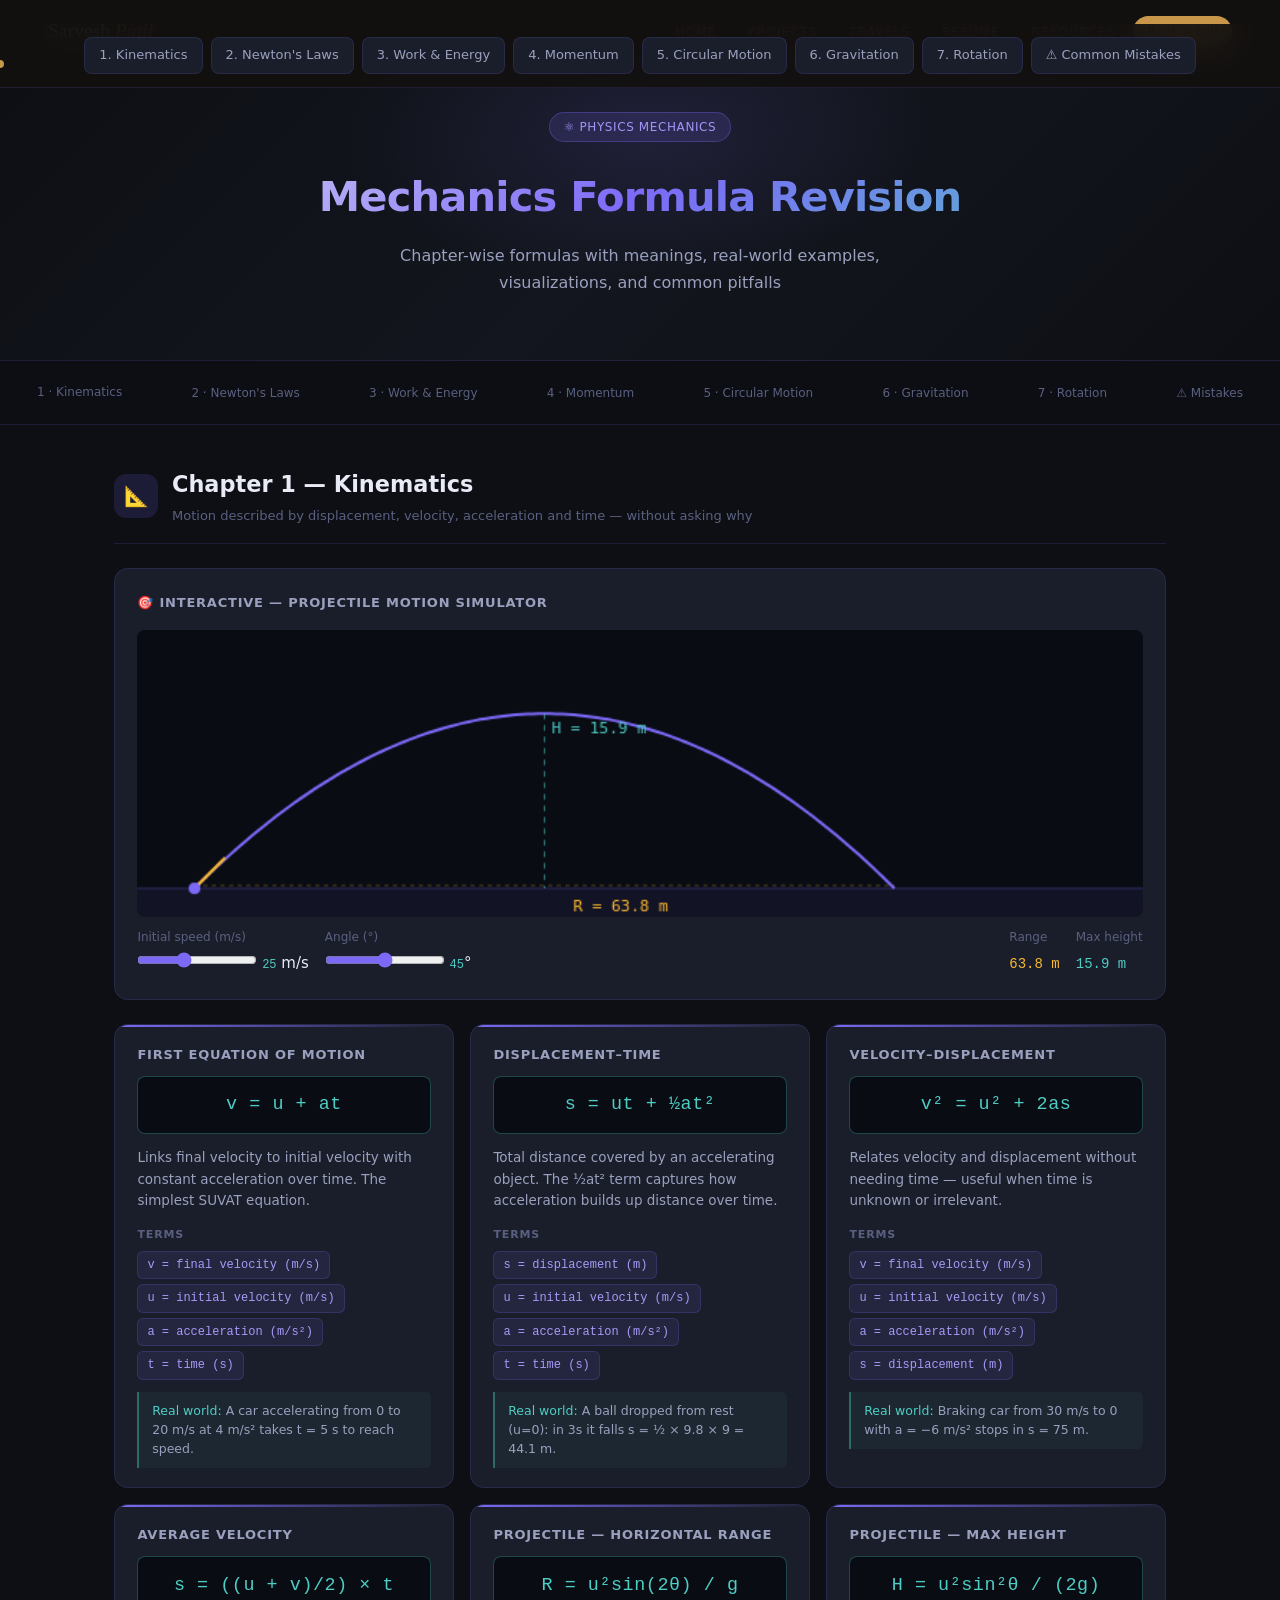
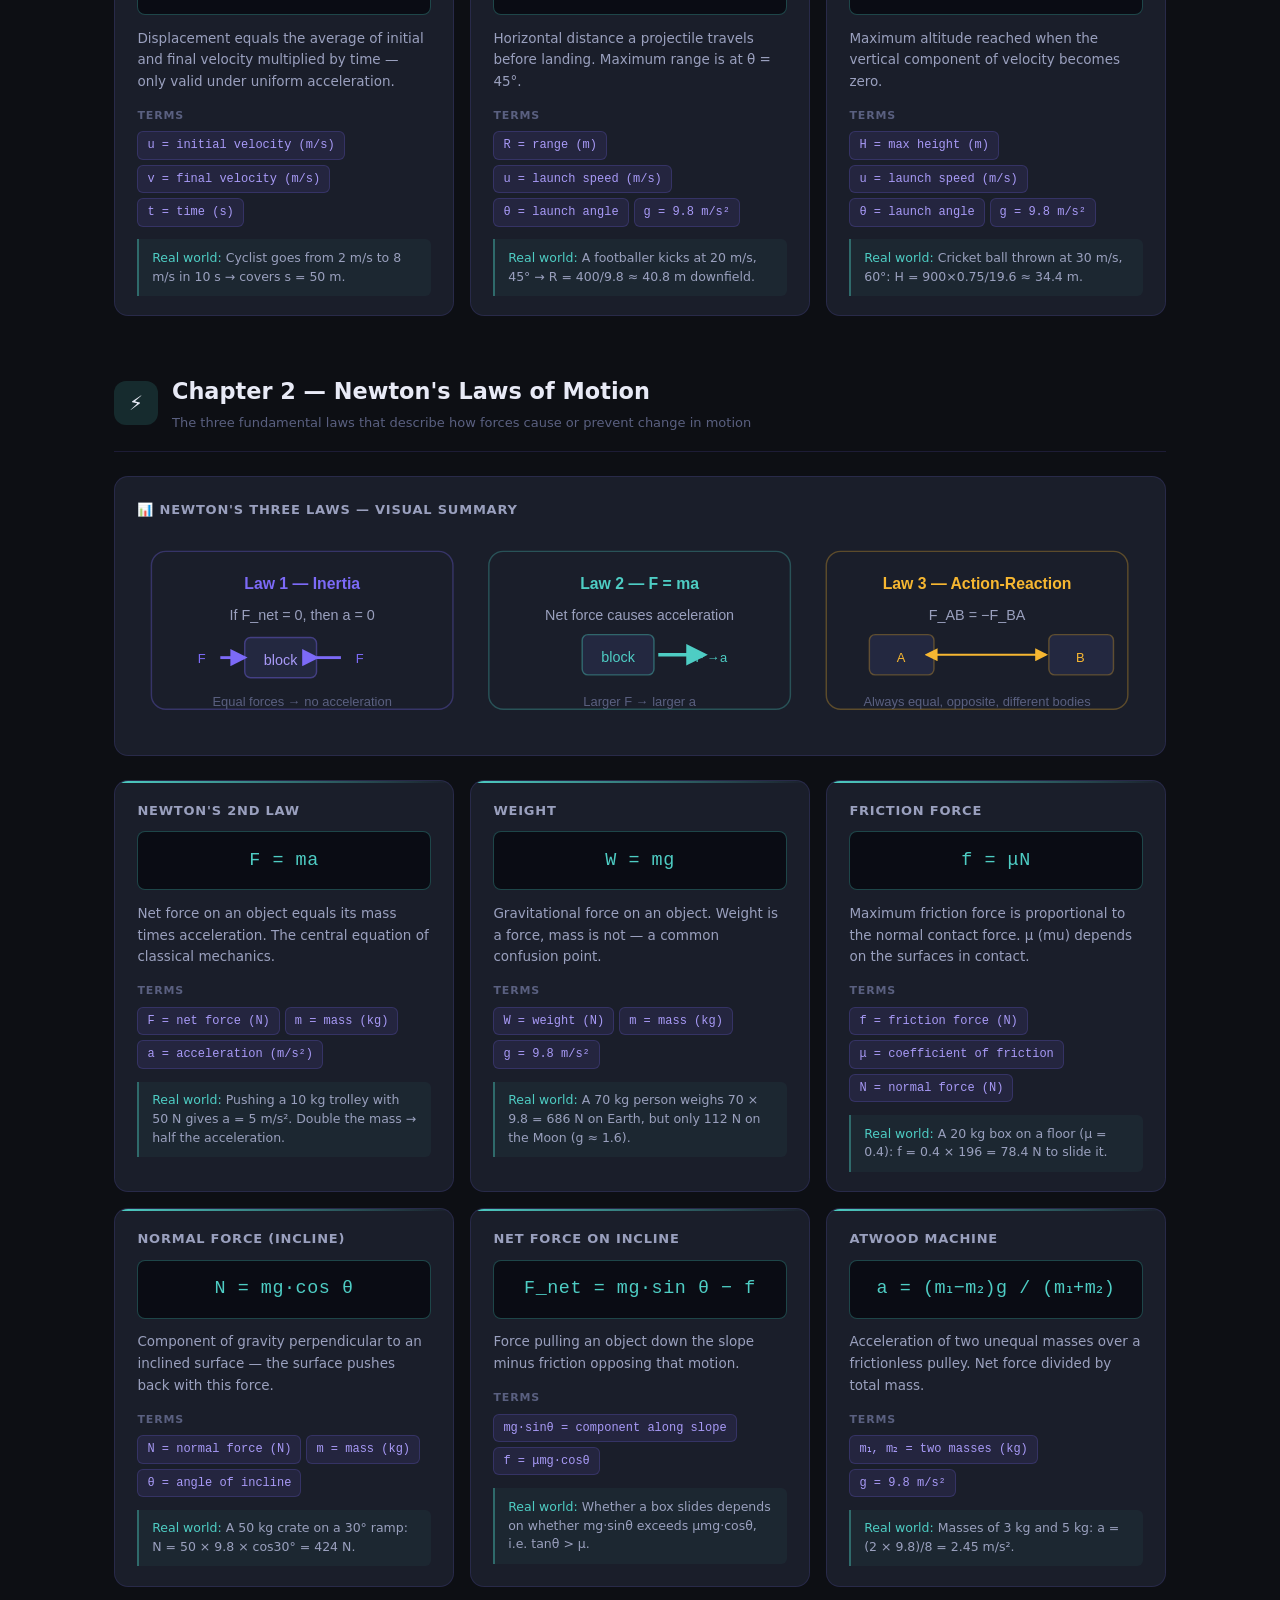
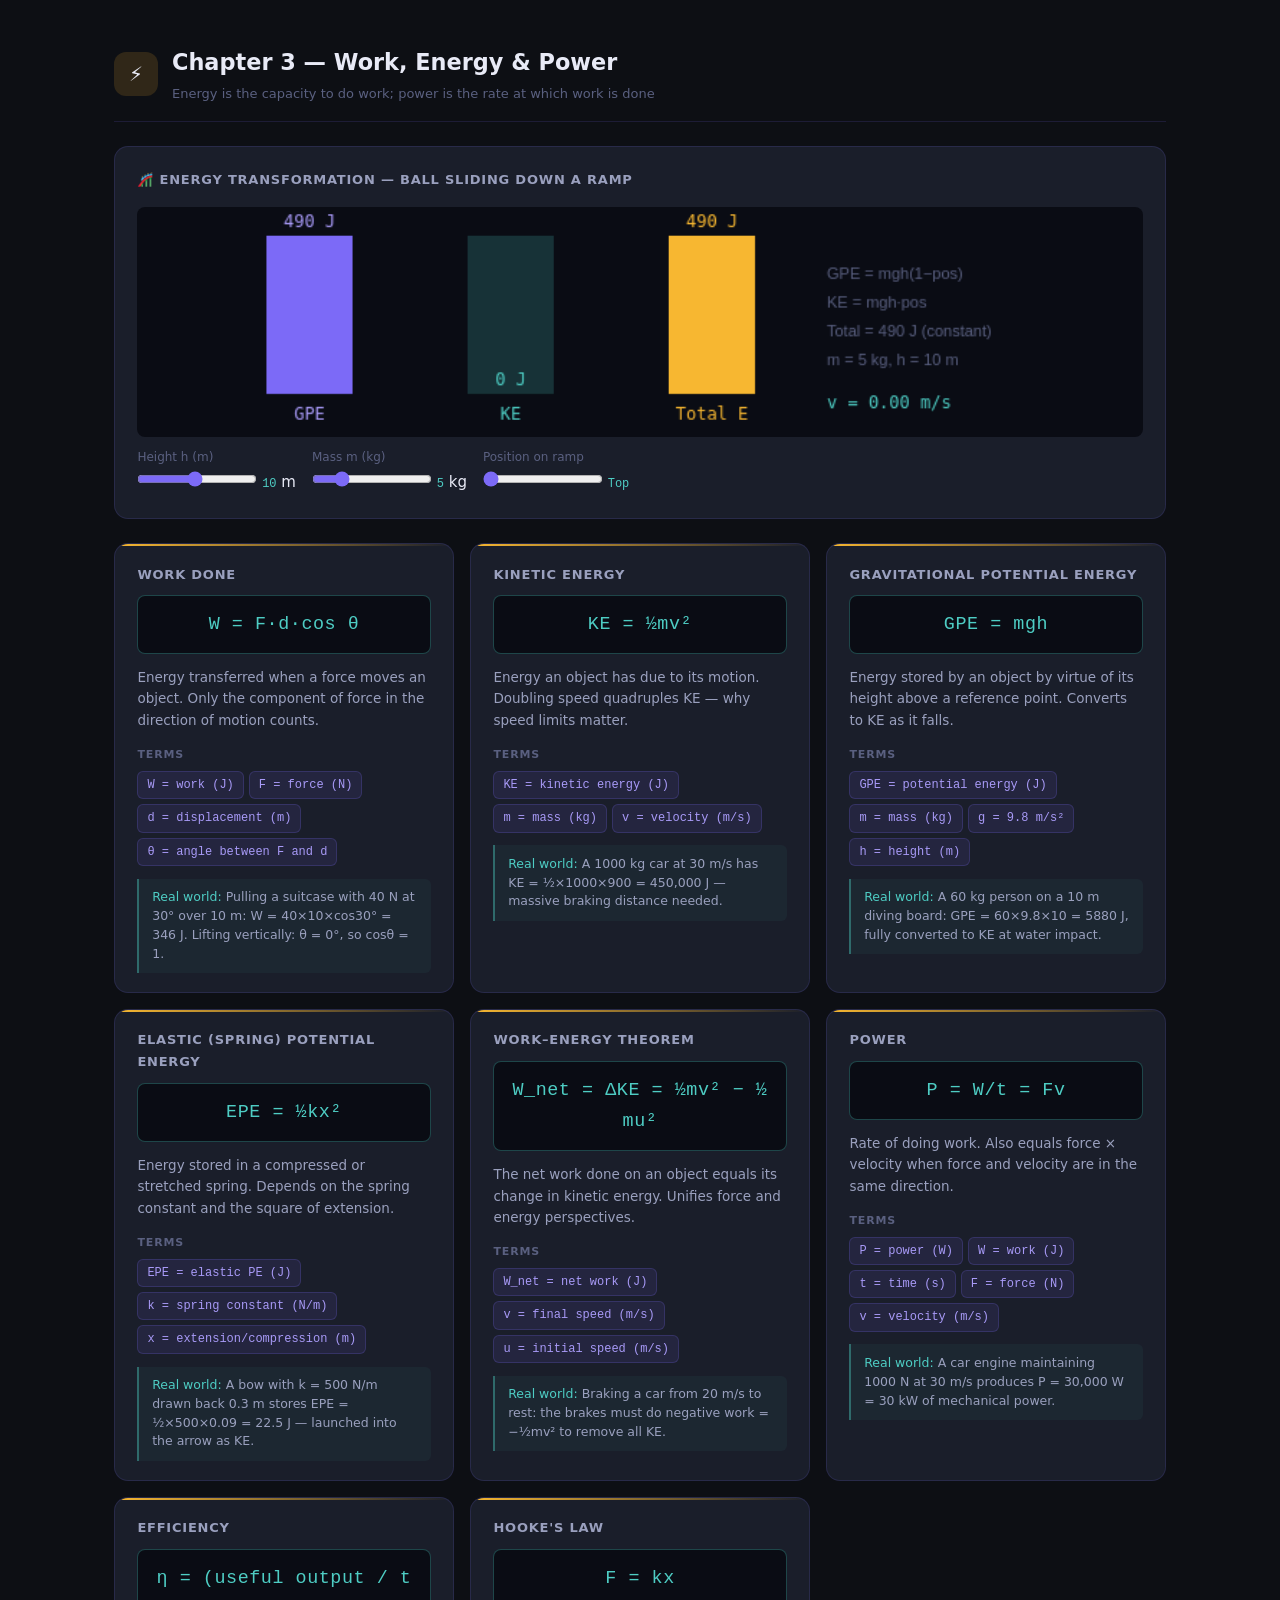
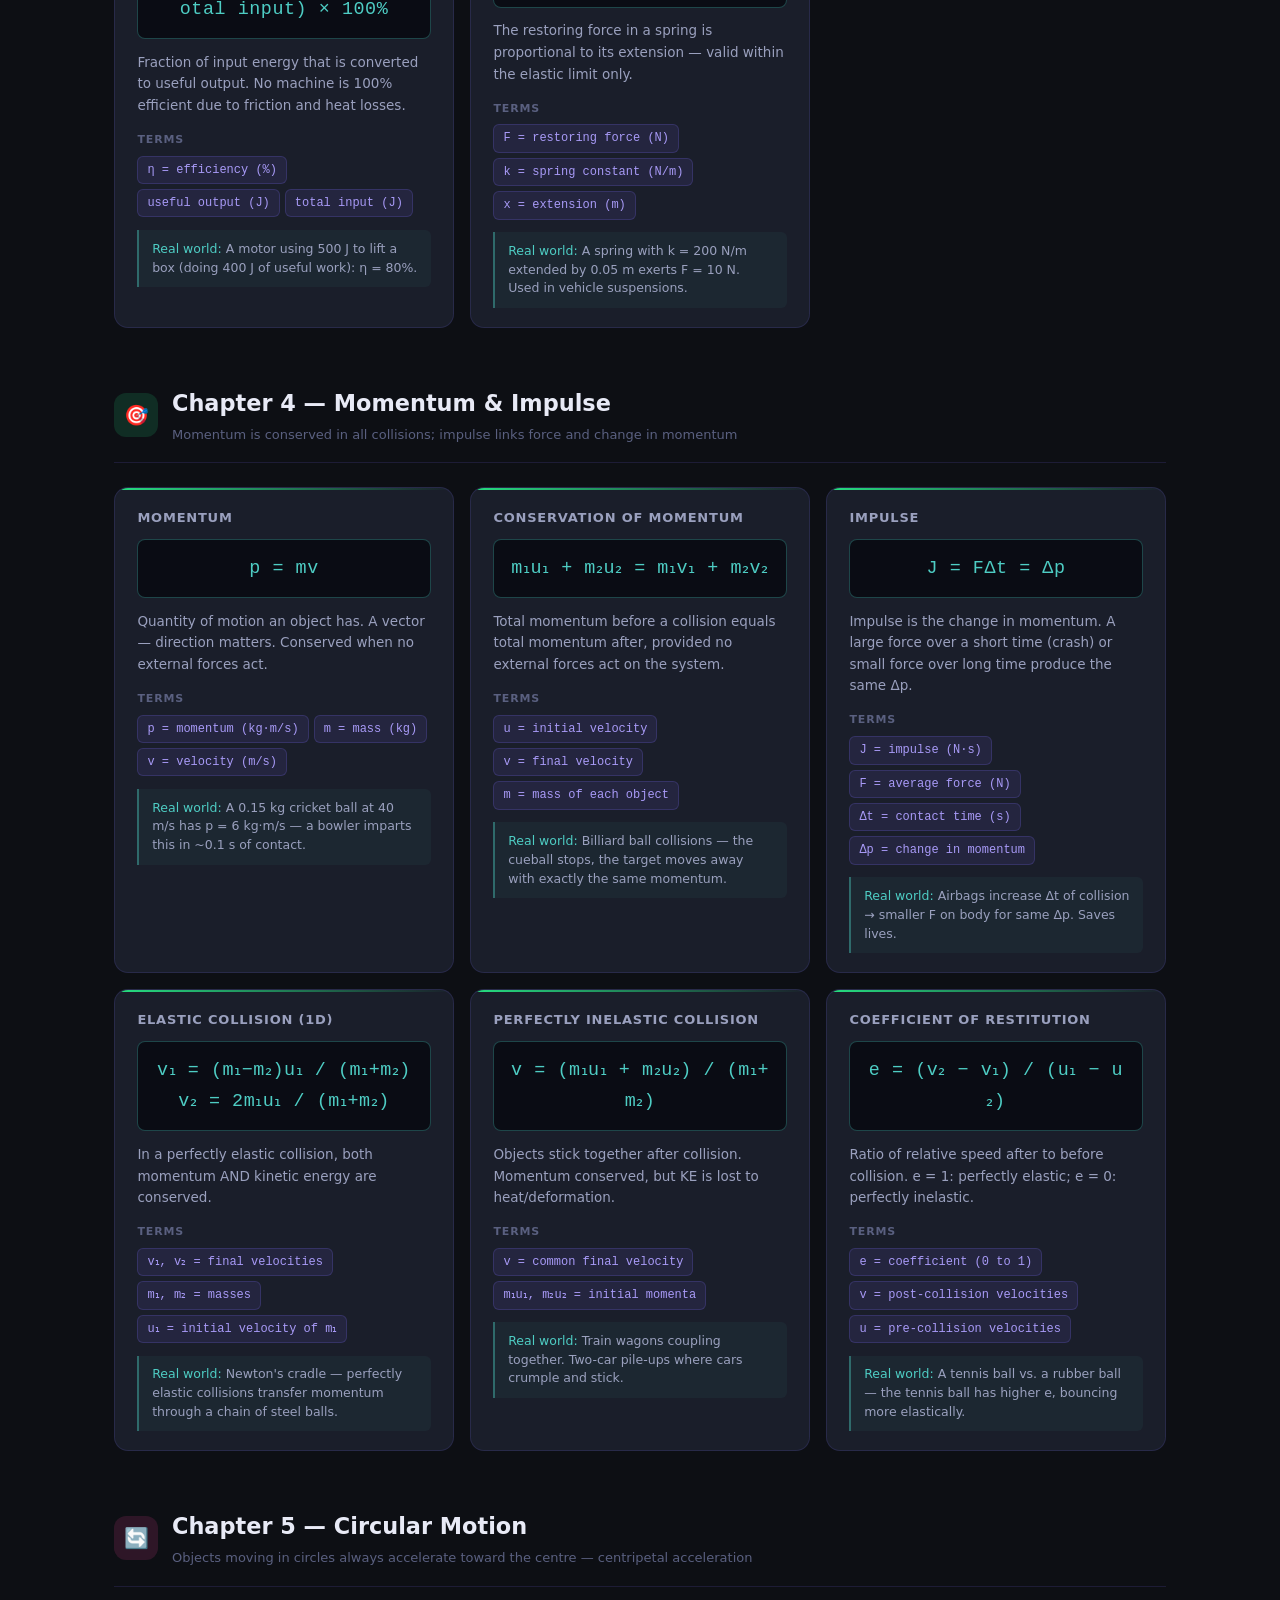
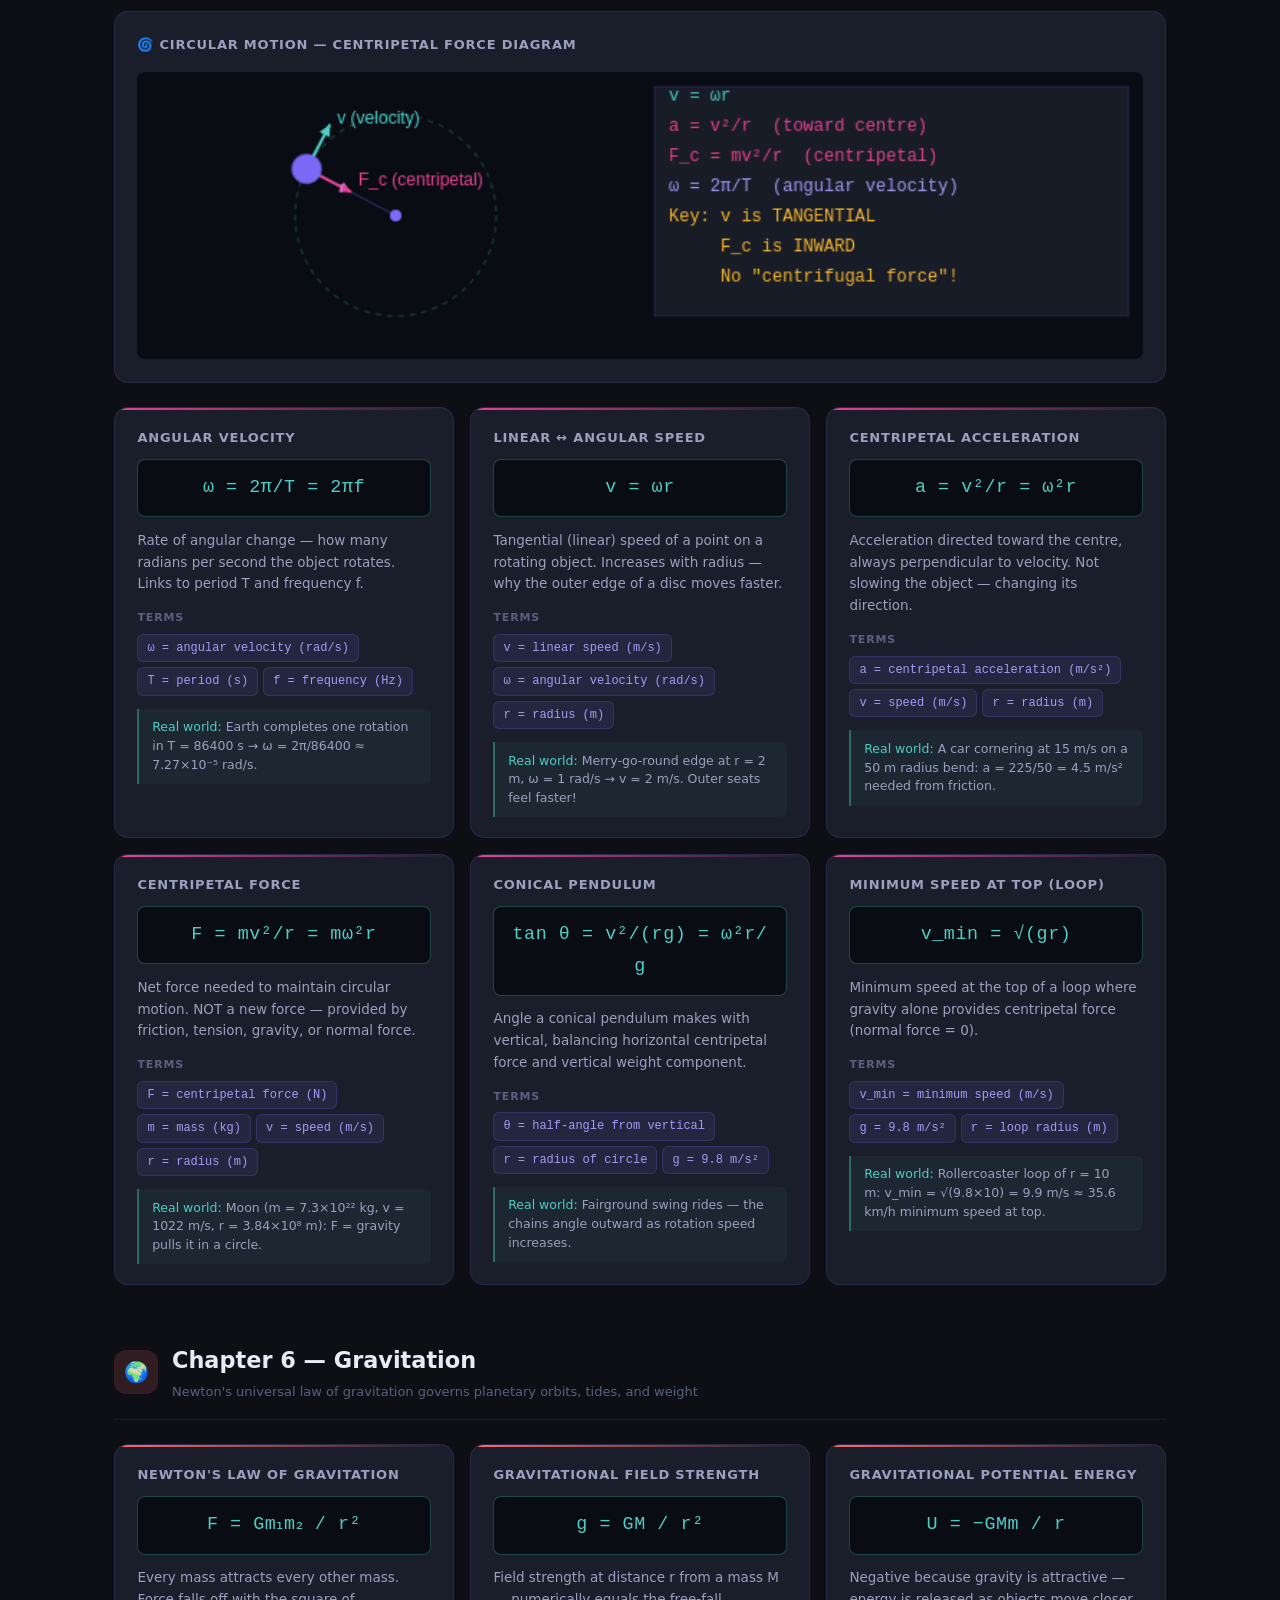
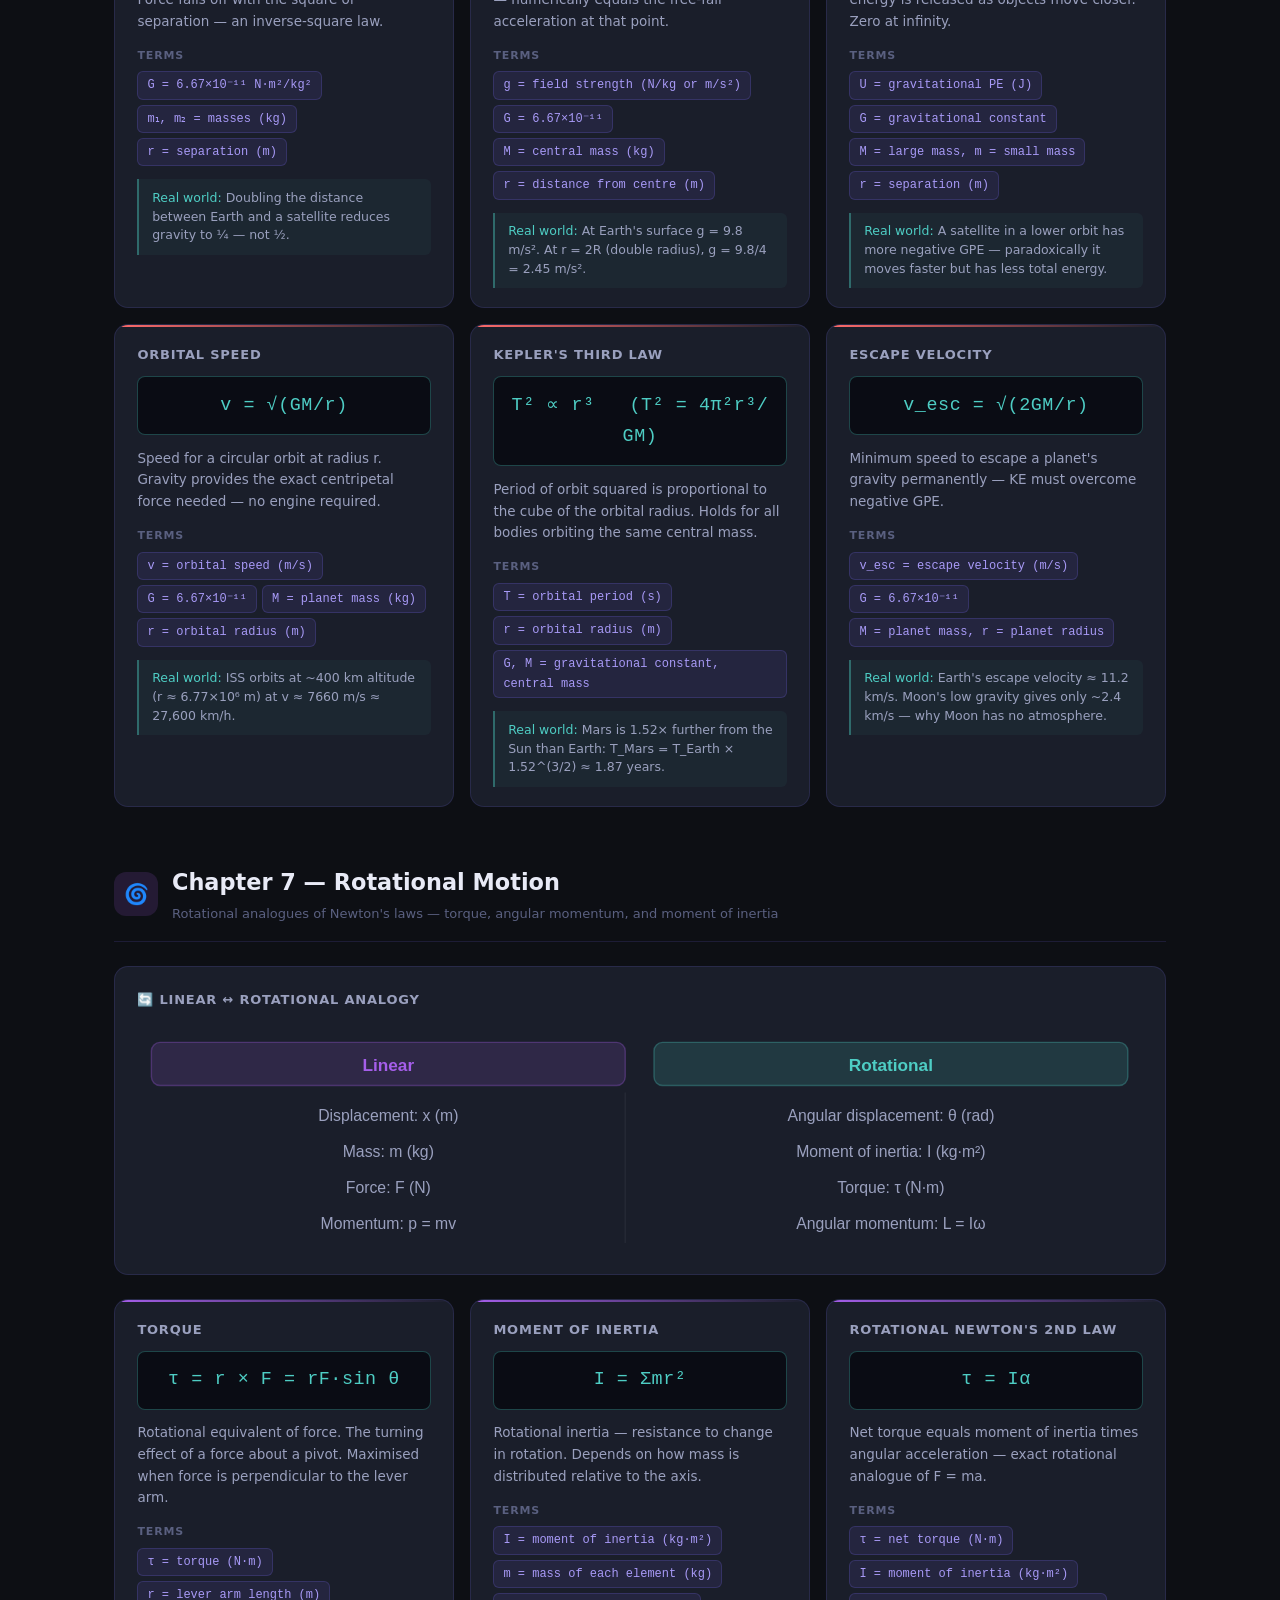
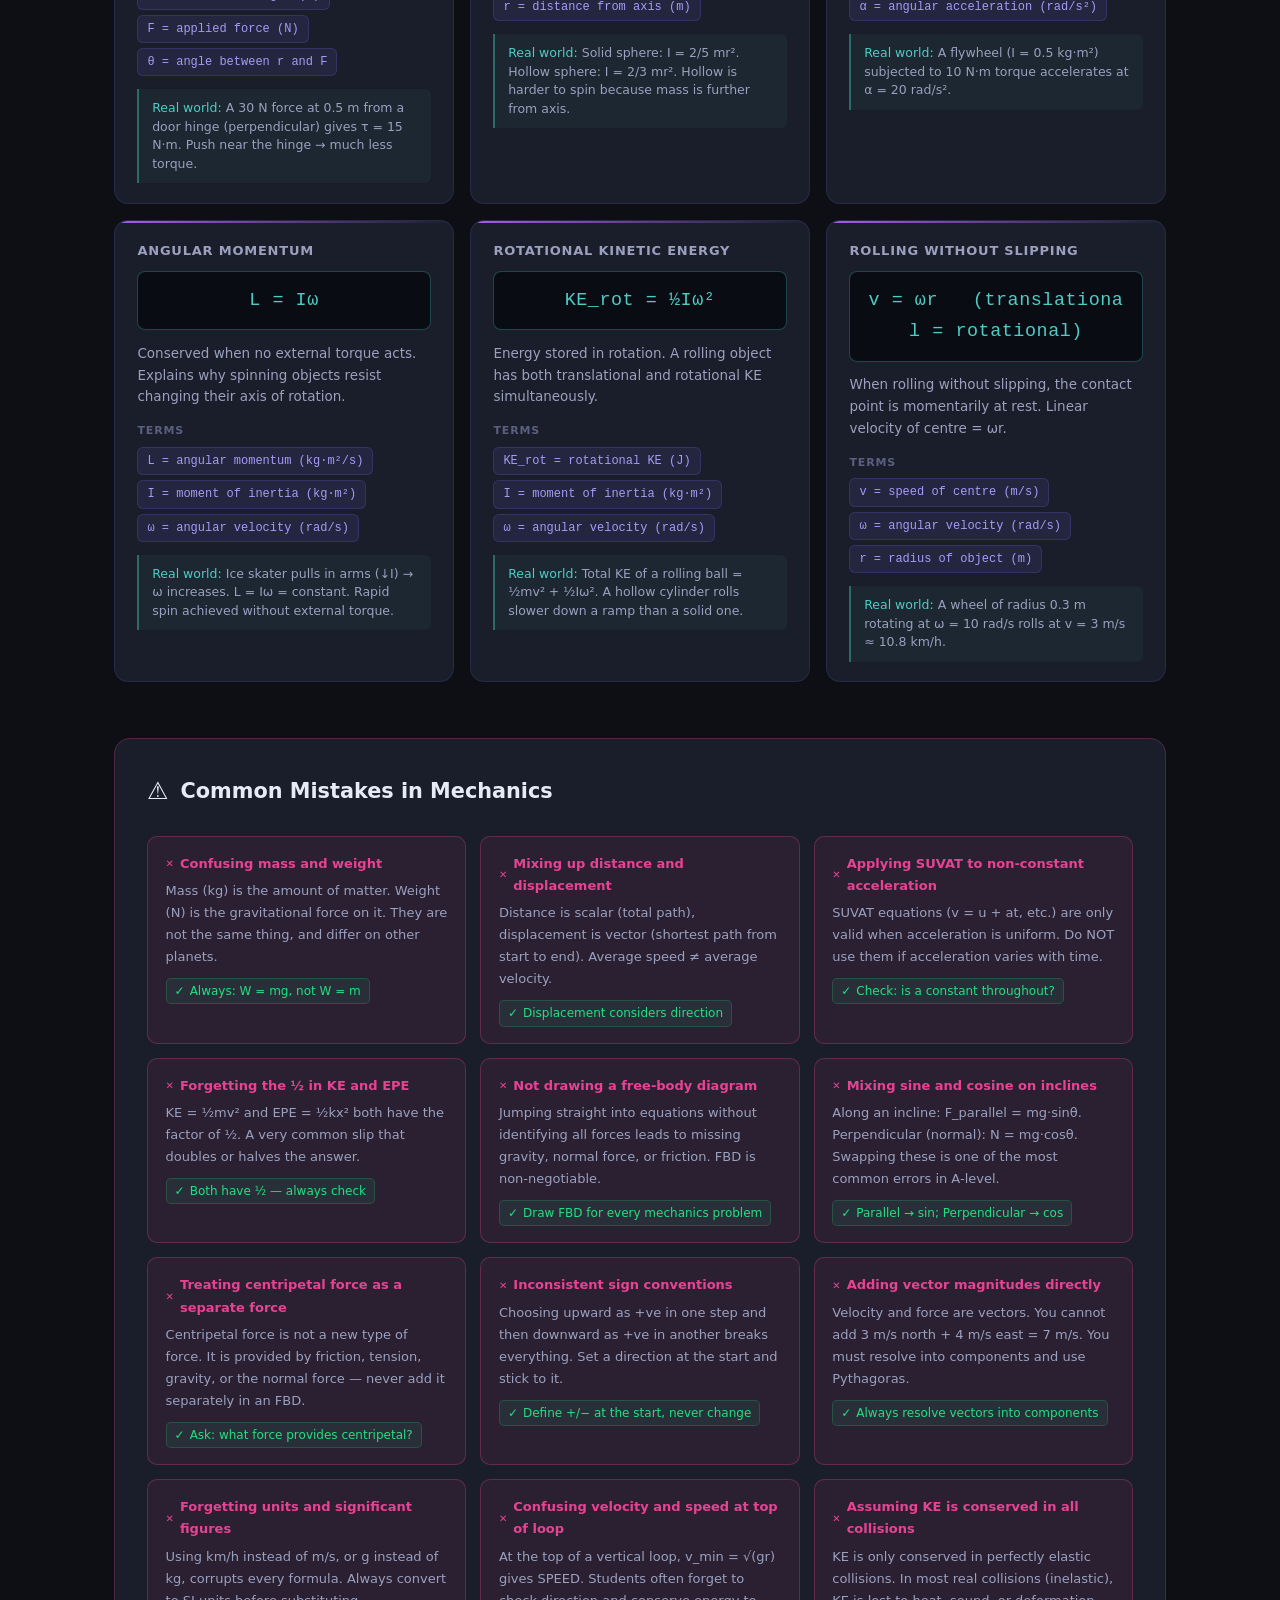
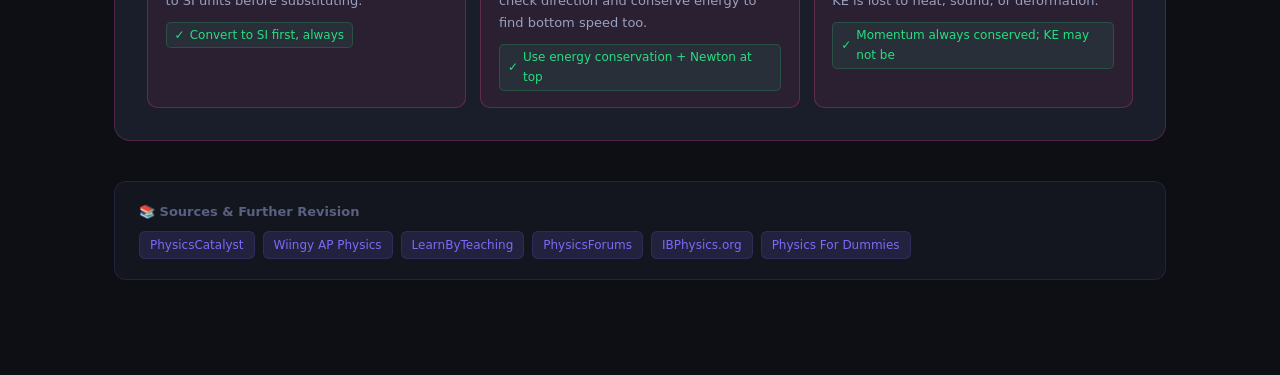
<file: resources/physics_mechanics_revision.html>
<!--resource
title: Physics Mechanics — Formula Revision
description: This contains all basic formulas without which, you should not go to the exam hall. Each formula is explained with its meaning, real-world examples, visualizations, and common pitfalls to avoid.

date: 2026-04-09 · Physics · JEE Advanced
comment: You can find sources and further reading links at the end of the page.
-->


<!DOCTYPE html>
<html lang="en">
<head>

<!-- Google tag (gtag.js) -->
<script async src="https://www.googletagmanager.com/gtag/js?id=G-9ZT6FWW5KZ"></script>
<script>
  window.dataLayer = window.dataLayer || [];
  function gtag(){dataLayer.push(arguments);}
  gtag('js', new Date());
  gtag('config', 'G-9ZT6FWW5KZ');
</script>
<meta charset="UTF-8">
<meta name="viewport" content="width=device-width, initial-scale=1.0">
<title>Physics Mechanics — Formula Revision</title>
<link rel="stylesheet" href="../styles.css">
<style>
  :root {
    --bg-primary: #0d0f14;
    --bg-secondary: #13161e;
    --bg-card: #1a1e2a;
    --bg-card-hover: #1f2535;
    --bg-highlight: #232840;
    --accent-primary: #7c6af7;
    --accent-secondary: #4ecdc4;
    --accent-warn: #f7b731;
    --accent-danger: #e84393;
    --accent-green: #26de81;
    --text-primary: #e8eaf6;
    --text-secondary: #9aa0be;
    --text-muted: #5a6080;
    --border: rgba(124,106,247,0.15);
    --border-hover: rgba(124,106,247,0.4);
    --formula-bg: #0a0c14;
    --formula-border: rgba(78,205,196,0.3);
    --tag-bg: rgba(124,106,247,0.15);
    --tag-text: #a89af7;
    --mistake-bg: rgba(232,67,147,0.08);
    --mistake-border: rgba(232,67,147,0.3);
    --tip-bg: rgba(38,222,129,0.07);
    --tip-border: rgba(38,222,129,0.3);
  }

  * { margin: 0; padding: 0; box-sizing: border-box; }

  body {
    background: var(--bg-primary);
    color: var(--text-primary);
    font-family: 'Segoe UI', system-ui, -apple-system, sans-serif;
    line-height: 1.7;
    font-size: 15px;
    padding-top: 64px;
  }

  /* ── HEADER ── */
  header {
    background: linear-gradient(135deg, #0d0f14 0%, #13161e 50%, #0d0f14 100%);
    border-bottom: 1px solid var(--border);
    padding: 3rem 2rem 2.5rem;
    text-align: center;
    position: relative;
    overflow: hidden;
  }
  header::before {
    content: '';
    position: absolute;
    top: -80px; left: 50%; transform: translateX(-50%);
    width: 600px; height: 300px;
    background: radial-gradient(ellipse, rgba(124,106,247,0.12) 0%, transparent 70%);
    pointer-events: none;
  }
  .header-badge {
    display: inline-flex; align-items: center; gap: 6px;
    background: var(--tag-bg); border: 1px solid rgba(124,106,247,0.3);
    padding: 4px 14px; border-radius: 20px;
    font-size: 12px; color: var(--tag-text); letter-spacing: 0.05em;
    text-transform: uppercase; margin-bottom: 1.2rem;
  }
  header h1 {
    font-size: 2.6rem; font-weight: 700; letter-spacing: -0.02em;
    background: linear-gradient(135deg, #e8eaf6 0%, #7c6af7 50%, #4ecdc4 100%);
    -webkit-background-clip: text; -webkit-text-fill-color: transparent;
    background-clip: text; margin-bottom: 0.6rem;
  }
  header p {
    color: var(--text-secondary); font-size: 1rem; max-width: 560px; margin: 0 auto 1.5rem;
  }
  .chapter-nav {
    display: flex; flex-wrap: wrap; gap: 8px; justify-content: center; margin-top: 1.5rem;
  }
  .chapter-nav a {
    background: var(--bg-card); border: 1px solid var(--border);
    color: var(--text-secondary); text-decoration: none;
    padding: 6px 14px; border-radius: 8px; font-size: 13px;
    transition: all 0.2s;
  }
  .chapter-nav a:hover {
    border-color: var(--border-hover); color: var(--accent-primary);
    background: var(--bg-highlight);
  }

  /* ── LAYOUT ── */
  main { max-width: 1100px; margin: 0 auto; padding: 2.5rem 1.5rem 4rem; }

  /* ── CHAPTER SECTION ── */
  .chapter {
    margin-bottom: 3.5rem;
    scroll-margin-top: 80px;
  }
  .chapter-header {
    display: flex; align-items: center; gap: 14px;
    margin-bottom: 1.5rem; padding-bottom: 1rem;
    border-bottom: 1px solid var(--border);
  }
  .chapter-icon {
    width: 44px; height: 44px; border-radius: 12px;
    display: flex; align-items: center; justify-content: center;
    font-size: 20px; flex-shrink: 0;
  }
  .ch1 .chapter-icon { background: rgba(124,106,247,0.15); }
  .ch2 .chapter-icon { background: rgba(78,205,196,0.15); }
  .ch3 .chapter-icon { background: rgba(247,183,49,0.15); }
  .ch4 .chapter-icon { background: rgba(38,222,129,0.15); }
  .ch5 .chapter-icon { background: rgba(232,67,147,0.15); }
  .ch6 .chapter-icon { background: rgba(255,107,107,0.15); }
  .ch7 .chapter-icon { background: rgba(165,94,234,0.15); }

  .chapter-header h2 {
    font-size: 1.4rem; font-weight: 600; color: var(--text-primary);
  }
  .chapter-header p {
    font-size: 13px; color: var(--text-muted); margin-top: 2px;
  }

  /* ── FORMULA GRID ── */
  .formula-grid {
    display: grid;
    grid-template-columns: repeat(auto-fill, minmax(320px, 1fr));
    gap: 16px;
  }

  /* ── FORMULA CARD ── */
  .formula-card {
    background: var(--bg-card);
    border: 1px solid var(--border);
    border-radius: 14px;
    padding: 1.2rem 1.4rem;
    transition: border-color 0.2s, background 0.2s;
    position: relative;
    overflow: hidden;
  }
  .formula-card::before {
    content: '';
    position: absolute;
    top: 0; left: 0; right: 0; height: 2px;
    border-radius: 14px 14px 0 0;
  }
  .ch1 .formula-card::before { background: linear-gradient(90deg, #7c6af7, transparent); }
  .ch2 .formula-card::before { background: linear-gradient(90deg, #4ecdc4, transparent); }
  .ch3 .formula-card::before { background: linear-gradient(90deg, #f7b731, transparent); }
  .ch4 .formula-card::before { background: linear-gradient(90deg, #26de81, transparent); }
  .ch5 .formula-card::before { background: linear-gradient(90deg, #e84393, transparent); }
  .ch6 .formula-card::before { background: linear-gradient(90deg, #ff6b6b, transparent); }
  .ch7 .formula-card::before { background: linear-gradient(90deg, #a55eea, transparent); }

  .formula-card:hover {
    border-color: var(--border-hover);
    background: var(--bg-card-hover);
  }

  .formula-name {
    font-size: 13px; font-weight: 600; color: var(--text-secondary);
    text-transform: uppercase; letter-spacing: 0.06em; margin-bottom: 0.6rem;
  }

  .formula-box {
    background: var(--formula-bg);
    border: 1px solid var(--formula-border);
    border-radius: 8px;
    padding: 0.8rem 1rem;
    font-family: 'Courier New', monospace;
    font-size: 1.15rem;
    color: #4ecdc4;
    text-align: center;
    margin-bottom: 0.8rem;
    letter-spacing: 0.03em;
    word-break: break-all;
  }

  .formula-desc {
    font-size: 13.5px; color: var(--text-secondary); margin-bottom: 0.9rem;
    line-height: 1.6;
  }

  .terms-title {
    font-size: 11px; font-weight: 600; text-transform: uppercase;
    letter-spacing: 0.08em; color: var(--text-muted); margin-bottom: 6px;
  }

  .terms-grid {
    display: flex; flex-wrap: wrap; gap: 5px; margin-bottom: 0.8rem;
  }
  .term-pill {
    background: rgba(124,106,247,0.1);
    border: 1px solid rgba(124,106,247,0.2);
    color: #a89af7; font-size: 12px; padding: 3px 9px;
    border-radius: 6px; font-family: 'Courier New', monospace;
  }

  .example {
    background: rgba(78,205,196,0.05);
    border-left: 2px solid rgba(78,205,196,0.4);
    border-radius: 0 6px 6px 0;
    padding: 0.6rem 0.8rem;
    font-size: 12.5px; color: var(--text-secondary);
    line-height: 1.5;
  }
  .example strong { color: #4ecdc4; font-weight: 500; }

  /* ── VISUALIZATION ── */
  .viz-section {
    margin: 1.5rem 0 0.5rem;
  }
  .viz-title {
    font-size: 12px; font-weight: 600; text-transform: uppercase;
    letter-spacing: 0.07em; color: var(--text-muted); margin-bottom: 10px;
  }
  .viz-container {
    background: var(--formula-bg);
    border: 1px solid var(--border);
    border-radius: 10px;
    overflow: hidden;
  }
  svg text { font-family: 'Segoe UI', sans-serif; }

  /* ── FULL-WIDTH VIZ ── */
  .chapter-viz {
    background: var(--bg-card);
    border: 1px solid var(--border);
    border-radius: 14px;
    padding: 1.4rem;
    margin-bottom: 1.5rem;
  }
  .chapter-viz-title {
    font-size: 13px; font-weight: 600; color: var(--text-secondary);
    text-transform: uppercase; letter-spacing: 0.06em; margin-bottom: 1rem;
  }

  /* ── CANVAS INTERACTIVE ── */
  canvas {
    display: block;
    border-radius: 8px;
  }
  .controls {
    display: flex; gap: 16px; align-items: center; flex-wrap: wrap;
    margin-top: 10px;
  }
  .control-group label {
    font-size: 12px; color: var(--text-muted); display: block; margin-bottom: 3px;
  }
  .control-group input[type="range"] {
    width: 120px; accent-color: var(--accent-primary);
  }
  .control-group span {
    font-size: 12px; color: var(--accent-secondary); font-family: monospace;
  }

  /* ── MISTAKES SECTION ── */
  .mistakes-section {
    background: var(--bg-card);
    border: 1px solid rgba(232,67,147,0.25);
    border-radius: 16px;
    padding: 2rem;
    margin-top: 3rem;
  }
  .mistakes-header {
    display: flex; align-items: center; gap: 12px; margin-bottom: 1.5rem;
  }
  .mistakes-header h2 { font-size: 1.3rem; font-weight: 600; }
  .mistake-grid {
    display: grid;
    grid-template-columns: repeat(auto-fill, minmax(300px, 1fr));
    gap: 14px;
  }
  .mistake-card {
    background: var(--mistake-bg);
    border: 1px solid var(--mistake-border);
    border-radius: 10px;
    padding: 1rem 1.1rem;
  }
  .mistake-card h4 {
    font-size: 13px; color: #e84393; margin-bottom: 5px; font-weight: 600;
    display: flex; align-items: center; gap: 6px;
  }
  .mistake-card h4::before { content: '✕'; font-size: 10px; }
  .mistake-card p { font-size: 13px; color: var(--text-secondary); margin-bottom: 6px; }
  .fix-tag {
    display: inline-flex; align-items: center; gap: 5px;
    font-size: 12px; color: #26de81;
    background: rgba(38,222,129,0.08);
    border: 1px solid rgba(38,222,129,0.2);
    border-radius: 5px; padding: 2px 8px; margin-top: 4px;
  }
  .fix-tag::before { content: '✓'; }

  /* ── SOURCES FOOTER ── */
  .sources-section {
    margin-top: 2.5rem;
    padding: 1.2rem 1.5rem;
    background: var(--bg-secondary);
    border-radius: 12px;
    border: 1px solid var(--border);
  }
  .sources-section h3 { font-size: 13px; color: var(--text-muted); margin-bottom: 8px; }
  .sources-section a {
    color: var(--accent-primary); font-size: 12px; text-decoration: none;
  }
  .sources-section a:hover { text-decoration: underline; }
  .source-list { display: flex; flex-wrap: wrap; gap: 8px; }
  .source-pill {
    background: var(--tag-bg); border: 1px solid var(--border);
    border-radius: 6px; padding: 3px 10px; font-size: 12px;
  }

  /* ── SCROLL ── */
  html { scroll-behavior: smooth; }

  /* ── STICKY NAV ── */
  .sticky-bar {
    position: sticky; top: 0; z-index: 100;
    background: rgba(13,15,20,0.92);
    backdrop-filter: blur(12px);
    border-bottom: 1px solid var(--border);
    padding: 10px 1.5rem;
    display: flex; gap: 8px; overflow-x: auto;
  }
  .sticky-bar::-webkit-scrollbar { height: 0; }
  .sticky-bar a {
    text-decoration: none; color: var(--text-muted);
    font-size: 12px; white-space: nowrap;
    padding: 4px 12px; border-radius: 6px;
    border: 1px solid transparent;
    transition: all 0.15s;
  }
  .sticky-bar a:hover {
    color: var(--accent-primary); background: var(--bg-highlight);
    border-color: var(--border);
  }

  @media (max-width: 600px) {
    header h1 { font-size: 1.8rem; }
    .formula-grid { grid-template-columns: 1fr; }
    .mistake-grid { grid-template-columns: 1fr; }
  }
</style>
</head>
<body>
<div id="scroll-progress"></div>
<div id="cursor"></div>

<header>
  <div class="header-badge">⚛ Physics Mechanics</div>
  <h1>Mechanics Formula Revision</h1>
  <p>Chapter-wise formulas with meanings, real-world examples, visualizations, and common pitfalls</p>
  <nav class="chapter-nav">
    <a href="#kinematics">1. Kinematics</a>
    <a href="#newton">2. Newton's Laws</a>
    <a href="#work-energy">3. Work & Energy</a>
    <a href="#momentum">4. Momentum</a>
    <a href="#circular">5. Circular Motion</a>
    <a href="#gravitation">6. Gravitation</a>
    <a href="#rotation">7. Rotation</a>
    <a href="#mistakes">⚠ Common Mistakes</a>
  </nav>
</header>

<nav class="sticky-bar">
  <a href="#kinematics">1 · Kinematics</a>
  <a href="#newton">2 · Newton's Laws</a>
  <a href="#work-energy">3 · Work & Energy</a>
  <a href="#momentum">4 · Momentum</a>
  <a href="#circular">5 · Circular Motion</a>
  <a href="#gravitation">6 · Gravitation</a>
  <a href="#rotation">7 · Rotation</a>
  <a href="#mistakes">⚠ Mistakes</a>
</nav>

<main>

<!-- ═══════════════════════════════════════════════
     CHAPTER 1: KINEMATICS
═══════════════════════════════════════════════ -->
<section class="chapter ch1" id="kinematics">
  <div class="chapter-header">
    <div class="chapter-icon">📐</div>
    <div>
      <h2>Chapter 1 — Kinematics</h2>
      <p>Motion described by displacement, velocity, acceleration and time — without asking why</p>
    </div>
  </div>

  <!-- Interactive projectile visualization -->
  <div class="chapter-viz">
    <div class="chapter-viz-title">🎯 Interactive — Projectile Motion Simulator</div>
    <canvas id="projectileCanvas" width="700" height="200" style="width:100%; background:#0a0c14; border-radius:8px;"></canvas>
    <div class="controls">
      <div class="control-group">
        <label>Initial speed (m/s)</label>
        <input type="range" id="v0" min="10" max="50" value="25" oninput="drawProjectile()">
        <span id="v0val">25</span> m/s
      </div>
      <div class="control-group">
        <label>Angle (°)</label>
        <input type="range" id="angle" min="10" max="80" value="45" oninput="drawProjectile()">
        <span id="angleval">45</span>°
      </div>
      <div class="control-group" style="margin-left:auto;">
        <label>Range</label>
        <span id="range_out" style="font-size:14px; color:#f7b731;">— m</span>
      </div>
      <div class="control-group">
        <label>Max height</label>
        <span id="height_out" style="font-size:14px; color:#4ecdc4;">— m</span>
      </div>
    </div>
  </div>

  <div class="formula-grid">

    <div class="formula-card">
      <div class="formula-name">First Equation of Motion</div>
      <div class="formula-box">v = u + at</div>
      <p class="formula-desc">Links final velocity to initial velocity with constant acceleration over time. The simplest SUVAT equation.</p>
      <div class="terms-title">Terms</div>
      <div class="terms-grid">
        <span class="term-pill">v = final velocity (m/s)</span>
        <span class="term-pill">u = initial velocity (m/s)</span>
        <span class="term-pill">a = acceleration (m/s²)</span>
        <span class="term-pill">t = time (s)</span>
      </div>
      <div class="example"><strong>Real world:</strong> A car accelerating from 0 to 20 m/s at 4 m/s² takes t = 5 s to reach speed.</div>
    </div>

    <div class="formula-card">
      <div class="formula-name">Displacement–Time</div>
      <div class="formula-box">s = ut + ½at²</div>
      <p class="formula-desc">Total distance covered by an accelerating object. The ½at² term captures how acceleration builds up distance over time.</p>
      <div class="terms-title">Terms</div>
      <div class="terms-grid">
        <span class="term-pill">s = displacement (m)</span>
        <span class="term-pill">u = initial velocity (m/s)</span>
        <span class="term-pill">a = acceleration (m/s²)</span>
        <span class="term-pill">t = time (s)</span>
      </div>
      <div class="example"><strong>Real world:</strong> A ball dropped from rest (u=0): in 3s it falls s = ½ × 9.8 × 9 = 44.1 m.</div>
    </div>

    <div class="formula-card">
      <div class="formula-name">Velocity–Displacement</div>
      <div class="formula-box">v² = u² + 2as</div>
      <p class="formula-desc">Relates velocity and displacement without needing time — useful when time is unknown or irrelevant.</p>
      <div class="terms-title">Terms</div>
      <div class="terms-grid">
        <span class="term-pill">v = final velocity (m/s)</span>
        <span class="term-pill">u = initial velocity (m/s)</span>
        <span class="term-pill">a = acceleration (m/s²)</span>
        <span class="term-pill">s = displacement (m)</span>
      </div>
      <div class="example"><strong>Real world:</strong> Braking car from 30 m/s to 0 with a = −6 m/s² stops in s = 75 m.</div>
    </div>

    <div class="formula-card">
      <div class="formula-name">Average Velocity</div>
      <div class="formula-box">s = ((u + v)/2) × t</div>
      <p class="formula-desc">Displacement equals the average of initial and final velocity multiplied by time — only valid under uniform acceleration.</p>
      <div class="terms-title">Terms</div>
      <div class="terms-grid">
        <span class="term-pill">u = initial velocity (m/s)</span>
        <span class="term-pill">v = final velocity (m/s)</span>
        <span class="term-pill">t = time (s)</span>
      </div>
      <div class="example"><strong>Real world:</strong> Cyclist goes from 2 m/s to 8 m/s in 10 s → covers s = 50 m.</div>
    </div>

    <div class="formula-card">
      <div class="formula-name">Projectile — Horizontal Range</div>
      <div class="formula-box">R = u²sin(2θ) / g</div>
      <p class="formula-desc">Horizontal distance a projectile travels before landing. Maximum range is at θ = 45°.</p>
      <div class="terms-title">Terms</div>
      <div class="terms-grid">
        <span class="term-pill">R = range (m)</span>
        <span class="term-pill">u = launch speed (m/s)</span>
        <span class="term-pill">θ = launch angle</span>
        <span class="term-pill">g = 9.8 m/s²</span>
      </div>
      <div class="example"><strong>Real world:</strong> A footballer kicks at 20 m/s, 45° → R = 400/9.8 ≈ 40.8 m downfield.</div>
    </div>

    <div class="formula-card">
      <div class="formula-name">Projectile — Max Height</div>
      <div class="formula-box">H = u²sin²θ / (2g)</div>
      <p class="formula-desc">Maximum altitude reached when the vertical component of velocity becomes zero.</p>
      <div class="terms-title">Terms</div>
      <div class="terms-grid">
        <span class="term-pill">H = max height (m)</span>
        <span class="term-pill">u = launch speed (m/s)</span>
        <span class="term-pill">θ = launch angle</span>
        <span class="term-pill">g = 9.8 m/s²</span>
      </div>
      <div class="example"><strong>Real world:</strong> Cricket ball thrown at 30 m/s, 60°: H = 900×0.75/19.6 ≈ 34.4 m.</div>
    </div>

  </div>
</section>

<!-- ═══════════════════════════════════════════════
     CHAPTER 2: NEWTON'S LAWS
═══════════════════════════════════════════════ -->
<section class="chapter ch2" id="newton">
  <div class="chapter-header">
    <div class="chapter-icon">⚡</div>
    <div>
      <h2>Chapter 2 — Newton's Laws of Motion</h2>
      <p>The three fundamental laws that describe how forces cause or prevent change in motion</p>
    </div>
  </div>

  <!-- Newton's Laws Visual -->
  <div class="chapter-viz">
    <div class="chapter-viz-title">📊 Newton's Three Laws — Visual Summary</div>
    <svg viewBox="0 0 700 130" xmlns="http://www.w3.org/2000/svg" style="width:100%; height:auto;">
      <!-- Law 1 -->
      <rect x="10" y="10" width="210" height="110" rx="10" fill="#1a1e2a" stroke="rgba(124,106,247,0.3)" stroke-width="1"/>
      <text x="115" y="36" text-anchor="middle" font-size="11" fill="#7c6af7" font-weight="600">Law 1 — Inertia</text>
      <text x="115" y="58" text-anchor="middle" font-size="10" fill="#9aa0be">If F_net = 0, then a = 0</text>
      <!-- static block -->
      <rect x="75" y="70" width="50" height="28" rx="4" fill="#232840" stroke="rgba(124,106,247,0.4)" stroke-width="1"/>
      <text x="100" y="89" text-anchor="middle" font-size="10" fill="#a89af7">block</text>
      <!-- arrows both sides equal -->
      <line x1="58" y1="84" x2="75" y2="84" stroke="#7c6af7" stroke-width="2" marker-end="url(#arrowR)"/>
      <line x1="142" y1="84" x2="125" y2="84" stroke="#7c6af7" stroke-width="2" marker-end="url(#arrowL)"/>
      <text x="45" y="88" text-anchor="middle" font-size="9" fill="#7c6af7">F</text>
      <text x="155" y="88" text-anchor="middle" font-size="9" fill="#7c6af7">F</text>
      <text x="115" y="118" text-anchor="middle" font-size="9" fill="#5a6080">Equal forces → no acceleration</text>

      <!-- Law 2 -->
      <rect x="245" y="10" width="210" height="110" rx="10" fill="#1a1e2a" stroke="rgba(78,205,196,0.3)" stroke-width="1"/>
      <text x="350" y="36" text-anchor="middle" font-size="11" fill="#4ecdc4" font-weight="600">Law 2 — F = ma</text>
      <text x="350" y="58" text-anchor="middle" font-size="10" fill="#9aa0be">Net force causes acceleration</text>
      <rect x="310" y="68" width="50" height="28" rx="4" fill="#232840" stroke="rgba(78,205,196,0.4)" stroke-width="1"/>
      <text x="335" y="87" text-anchor="middle" font-size="10" fill="#4ecdc4">block</text>
      <line x1="363" y1="82" x2="395" y2="82" stroke="#4ecdc4" stroke-width="2.5" marker-end="url(#arrowRT)"/>
      <text x="400" y="87" text-anchor="middle" font-size="9" fill="#4ecdc4">F →a</text>
      <text x="350" y="118" text-anchor="middle" font-size="9" fill="#5a6080">Larger F → larger a</text>

      <!-- Law 3 -->
      <rect x="480" y="10" width="210" height="110" rx="10" fill="#1a1e2a" stroke="rgba(247,183,49,0.3)" stroke-width="1"/>
      <text x="585" y="36" text-anchor="middle" font-size="11" fill="#f7b731" font-weight="600">Law 3 — Action-Reaction</text>
      <text x="585" y="58" text-anchor="middle" font-size="10" fill="#9aa0be">F_AB = −F_BA</text>
      <rect x="510" y="68" width="45" height="28" rx="4" fill="#232840" stroke="rgba(247,183,49,0.3)" stroke-width="1"/>
      <text x="532" y="87" text-anchor="middle" font-size="9" fill="#f7b731">A</text>
      <rect x="635" y="68" width="45" height="28" rx="4" fill="#232840" stroke="rgba(247,183,49,0.3)" stroke-width="1"/>
      <text x="657" y="87" text-anchor="middle" font-size="9" fill="#f7b731">B</text>
      <line x1="556" y1="82" x2="633" y2="82" stroke="#f7b731" stroke-width="1.5" marker-end="url(#arrowRY)" marker-start="url(#arrowLY)"/>
      <text x="585" y="118" text-anchor="middle" font-size="9" fill="#5a6080">Always equal, opposite, different bodies</text>

      <defs>
        <marker id="arrowR" markerWidth="6" markerHeight="6" refX="5" refY="3" orient="auto">
          <path d="M0,0 L6,3 L0,6 Z" fill="#7c6af7"/>
        </marker>
        <marker id="arrowL" markerWidth="6" markerHeight="6" refX="1" refY="3" orient="auto">
          <path d="M6,0 L0,3 L6,6 Z" fill="#7c6af7"/>
        </marker>
        <marker id="arrowRT" markerWidth="6" markerHeight="6" refX="5" refY="3" orient="auto">
          <path d="M0,0 L6,3 L0,6 Z" fill="#4ecdc4"/>
        </marker>
        <marker id="arrowRY" markerWidth="6" markerHeight="6" refX="5" refY="3" orient="auto">
          <path d="M0,0 L6,3 L0,6 Z" fill="#f7b731"/>
        </marker>
        <marker id="arrowLY" markerWidth="6" markerHeight="6" refX="1" refY="3" orient="auto-start-reverse">
          <path d="M0,0 L6,3 L0,6 Z" fill="#f7b731"/>
        </marker>
      </defs>
    </svg>
  </div>

  <div class="formula-grid">

    <div class="formula-card">
      <div class="formula-name">Newton's 2nd Law</div>
      <div class="formula-box">F = ma</div>
      <p class="formula-desc">Net force on an object equals its mass times acceleration. The central equation of classical mechanics.</p>
      <div class="terms-title">Terms</div>
      <div class="terms-grid">
        <span class="term-pill">F = net force (N)</span>
        <span class="term-pill">m = mass (kg)</span>
        <span class="term-pill">a = acceleration (m/s²)</span>
      </div>
      <div class="example"><strong>Real world:</strong> Pushing a 10 kg trolley with 50 N gives a = 5 m/s². Double the mass → half the acceleration.</div>
    </div>

    <div class="formula-card">
      <div class="formula-name">Weight</div>
      <div class="formula-box">W = mg</div>
      <p class="formula-desc">Gravitational force on an object. Weight is a force, mass is not — a common confusion point.</p>
      <div class="terms-title">Terms</div>
      <div class="terms-grid">
        <span class="term-pill">W = weight (N)</span>
        <span class="term-pill">m = mass (kg)</span>
        <span class="term-pill">g = 9.8 m/s²</span>
      </div>
      <div class="example"><strong>Real world:</strong> A 70 kg person weighs 70 × 9.8 = 686 N on Earth, but only 112 N on the Moon (g ≈ 1.6).</div>
    </div>

    <div class="formula-card">
      <div class="formula-name">Friction Force</div>
      <div class="formula-box">f = μN</div>
      <p class="formula-desc">Maximum friction force is proportional to the normal contact force. μ (mu) depends on the surfaces in contact.</p>
      <div class="terms-title">Terms</div>
      <div class="terms-grid">
        <span class="term-pill">f = friction force (N)</span>
        <span class="term-pill">μ = coefficient of friction</span>
        <span class="term-pill">N = normal force (N)</span>
      </div>
      <div class="example"><strong>Real world:</strong> A 20 kg box on a floor (μ = 0.4): f = 0.4 × 196 = 78.4 N to slide it.</div>
    </div>

    <div class="formula-card">
      <div class="formula-name">Normal Force (incline)</div>
      <div class="formula-box">N = mg·cos θ</div>
      <p class="formula-desc">Component of gravity perpendicular to an inclined surface — the surface pushes back with this force.</p>
      <div class="terms-title">Terms</div>
      <div class="terms-grid">
        <span class="term-pill">N = normal force (N)</span>
        <span class="term-pill">m = mass (kg)</span>
        <span class="term-pill">θ = angle of incline</span>
      </div>
      <div class="example"><strong>Real world:</strong> A 50 kg crate on a 30° ramp: N = 50 × 9.8 × cos30° = 424 N.</div>
    </div>

    <div class="formula-card">
      <div class="formula-name">Net Force on Incline</div>
      <div class="formula-box">F_net = mg·sin θ − f</div>
      <p class="formula-desc">Force pulling an object down the slope minus friction opposing that motion.</p>
      <div class="terms-title">Terms</div>
      <div class="terms-grid">
        <span class="term-pill">mg·sinθ = component along slope</span>
        <span class="term-pill">f = μmg·cosθ</span>
      </div>
      <div class="example"><strong>Real world:</strong> Whether a box slides depends on whether mg·sinθ exceeds μmg·cosθ, i.e. tanθ > μ.</div>
    </div>

    <div class="formula-card">
      <div class="formula-name">Atwood Machine</div>
      <div class="formula-box">a = (m₁−m₂)g / (m₁+m₂)</div>
      <p class="formula-desc">Acceleration of two unequal masses over a frictionless pulley. Net force divided by total mass.</p>
      <div class="terms-title">Terms</div>
      <div class="terms-grid">
        <span class="term-pill">m₁, m₂ = two masses (kg)</span>
        <span class="term-pill">g = 9.8 m/s²</span>
      </div>
      <div class="example"><strong>Real world:</strong> Masses of 3 kg and 5 kg: a = (2 × 9.8)/8 = 2.45 m/s².</div>
    </div>

  </div>
</section>

<!-- ═══════════════════════════════════════════════
     CHAPTER 3: WORK & ENERGY
═══════════════════════════════════════════════ -->
<section class="chapter ch3" id="work-energy">
  <div class="chapter-header">
    <div class="chapter-icon">⚡</div>
    <div>
      <h2>Chapter 3 — Work, Energy & Power</h2>
      <p>Energy is the capacity to do work; power is the rate at which work is done</p>
    </div>
  </div>

  <!-- Energy bar chart interactive -->
  <div class="chapter-viz">
    <div class="chapter-viz-title">🎢 Energy Transformation — Ball Sliding Down a Ramp</div>
    <canvas id="energyCanvas" width="700" height="160" style="width:100%; background:#0a0c14; border-radius:8px;"></canvas>
    <div class="controls">
      <div class="control-group">
        <label>Height h (m)</label>
        <input type="range" id="height" min="1" max="20" value="10" oninput="drawEnergy()">
        <span id="hval">10</span> m
      </div>
      <div class="control-group">
        <label>Mass m (kg)</label>
        <input type="range" id="mass" min="1" max="20" value="5" oninput="drawEnergy()">
        <span id="mval">5</span> kg
      </div>
      <div class="control-group">
        <label>Position on ramp</label>
        <input type="range" id="pos" min="0" max="100" value="0" oninput="drawEnergy()">
        <span id="posval">Top</span>
      </div>
    </div>
  </div>

  <div class="formula-grid">

    <div class="formula-card">
      <div class="formula-name">Work Done</div>
      <div class="formula-box">W = F·d·cos θ</div>
      <p class="formula-desc">Energy transferred when a force moves an object. Only the component of force in the direction of motion counts.</p>
      <div class="terms-title">Terms</div>
      <div class="terms-grid">
        <span class="term-pill">W = work (J)</span>
        <span class="term-pill">F = force (N)</span>
        <span class="term-pill">d = displacement (m)</span>
        <span class="term-pill">θ = angle between F and d</span>
      </div>
      <div class="example"><strong>Real world:</strong> Pulling a suitcase with 40 N at 30° over 10 m: W = 40×10×cos30° = 346 J. Lifting vertically: θ = 0°, so cosθ = 1.</div>
    </div>

    <div class="formula-card">
      <div class="formula-name">Kinetic Energy</div>
      <div class="formula-box">KE = ½mv²</div>
      <p class="formula-desc">Energy an object has due to its motion. Doubling speed quadruples KE — why speed limits matter.</p>
      <div class="terms-title">Terms</div>
      <div class="terms-grid">
        <span class="term-pill">KE = kinetic energy (J)</span>
        <span class="term-pill">m = mass (kg)</span>
        <span class="term-pill">v = velocity (m/s)</span>
      </div>
      <div class="example"><strong>Real world:</strong> A 1000 kg car at 30 m/s has KE = ½×1000×900 = 450,000 J — massive braking distance needed.</div>
    </div>

    <div class="formula-card">
      <div class="formula-name">Gravitational Potential Energy</div>
      <div class="formula-box">GPE = mgh</div>
      <p class="formula-desc">Energy stored by an object by virtue of its height above a reference point. Converts to KE as it falls.</p>
      <div class="terms-title">Terms</div>
      <div class="terms-grid">
        <span class="term-pill">GPE = potential energy (J)</span>
        <span class="term-pill">m = mass (kg)</span>
        <span class="term-pill">g = 9.8 m/s²</span>
        <span class="term-pill">h = height (m)</span>
      </div>
      <div class="example"><strong>Real world:</strong> A 60 kg person on a 10 m diving board: GPE = 60×9.8×10 = 5880 J, fully converted to KE at water impact.</div>
    </div>

    <div class="formula-card">
      <div class="formula-name">Elastic (Spring) Potential Energy</div>
      <div class="formula-box">EPE = ½kx²</div>
      <p class="formula-desc">Energy stored in a compressed or stretched spring. Depends on the spring constant and the square of extension.</p>
      <div class="terms-title">Terms</div>
      <div class="terms-grid">
        <span class="term-pill">EPE = elastic PE (J)</span>
        <span class="term-pill">k = spring constant (N/m)</span>
        <span class="term-pill">x = extension/compression (m)</span>
      </div>
      <div class="example"><strong>Real world:</strong> A bow with k = 500 N/m drawn back 0.3 m stores EPE = ½×500×0.09 = 22.5 J — launched into the arrow as KE.</div>
    </div>

    <div class="formula-card">
      <div class="formula-name">Work–Energy Theorem</div>
      <div class="formula-box">W_net = ΔKE = ½mv² − ½mu²</div>
      <p class="formula-desc">The net work done on an object equals its change in kinetic energy. Unifies force and energy perspectives.</p>
      <div class="terms-title">Terms</div>
      <div class="terms-grid">
        <span class="term-pill">W_net = net work (J)</span>
        <span class="term-pill">v = final speed (m/s)</span>
        <span class="term-pill">u = initial speed (m/s)</span>
      </div>
      <div class="example"><strong>Real world:</strong> Braking a car from 20 m/s to rest: the brakes must do negative work = −½mv² to remove all KE.</div>
    </div>

    <div class="formula-card">
      <div class="formula-name">Power</div>
      <div class="formula-box">P = W/t = Fv</div>
      <p class="formula-desc">Rate of doing work. Also equals force × velocity when force and velocity are in the same direction.</p>
      <div class="terms-title">Terms</div>
      <div class="terms-grid">
        <span class="term-pill">P = power (W)</span>
        <span class="term-pill">W = work (J)</span>
        <span class="term-pill">t = time (s)</span>
        <span class="term-pill">F = force (N)</span>
        <span class="term-pill">v = velocity (m/s)</span>
      </div>
      <div class="example"><strong>Real world:</strong> A car engine maintaining 1000 N at 30 m/s produces P = 30,000 W = 30 kW of mechanical power.</div>
    </div>

    <div class="formula-card">
      <div class="formula-name">Efficiency</div>
      <div class="formula-box">η = (useful output / total input) × 100%</div>
      <p class="formula-desc">Fraction of input energy that is converted to useful output. No machine is 100% efficient due to friction and heat losses.</p>
      <div class="terms-title">Terms</div>
      <div class="terms-grid">
        <span class="term-pill">η = efficiency (%)</span>
        <span class="term-pill">useful output (J)</span>
        <span class="term-pill">total input (J)</span>
      </div>
      <div class="example"><strong>Real world:</strong> A motor using 500 J to lift a box (doing 400 J of useful work): η = 80%.</div>
    </div>

    <div class="formula-card">
      <div class="formula-name">Hooke's Law</div>
      <div class="formula-box">F = kx</div>
      <p class="formula-desc">The restoring force in a spring is proportional to its extension — valid within the elastic limit only.</p>
      <div class="terms-title">Terms</div>
      <div class="terms-grid">
        <span class="term-pill">F = restoring force (N)</span>
        <span class="term-pill">k = spring constant (N/m)</span>
        <span class="term-pill">x = extension (m)</span>
      </div>
      <div class="example"><strong>Real world:</strong> A spring with k = 200 N/m extended by 0.05 m exerts F = 10 N. Used in vehicle suspensions.</div>
    </div>

  </div>
</section>

<!-- ═══════════════════════════════════════════════
     CHAPTER 4: MOMENTUM
═══════════════════════════════════════════════ -->
<section class="chapter ch4" id="momentum">
  <div class="chapter-header">
    <div class="chapter-icon">🎯</div>
    <div>
      <h2>Chapter 4 — Momentum & Impulse</h2>
      <p>Momentum is conserved in all collisions; impulse links force and change in momentum</p>
    </div>
  </div>

  <div class="formula-grid">

    <div class="formula-card">
      <div class="formula-name">Momentum</div>
      <div class="formula-box">p = mv</div>
      <p class="formula-desc">Quantity of motion an object has. A vector — direction matters. Conserved when no external forces act.</p>
      <div class="terms-title">Terms</div>
      <div class="terms-grid">
        <span class="term-pill">p = momentum (kg·m/s)</span>
        <span class="term-pill">m = mass (kg)</span>
        <span class="term-pill">v = velocity (m/s)</span>
      </div>
      <div class="example"><strong>Real world:</strong> A 0.15 kg cricket ball at 40 m/s has p = 6 kg·m/s — a bowler imparts this in ~0.1 s of contact.</div>
    </div>

    <div class="formula-card">
      <div class="formula-name">Conservation of Momentum</div>
      <div class="formula-box">m₁u₁ + m₂u₂ = m₁v₁ + m₂v₂</div>
      <p class="formula-desc">Total momentum before a collision equals total momentum after, provided no external forces act on the system.</p>
      <div class="terms-title">Terms</div>
      <div class="terms-grid">
        <span class="term-pill">u = initial velocity</span>
        <span class="term-pill">v = final velocity</span>
        <span class="term-pill">m = mass of each object</span>
      </div>
      <div class="example"><strong>Real world:</strong> Billiard ball collisions — the cueball stops, the target moves away with exactly the same momentum.</div>
    </div>

    <div class="formula-card">
      <div class="formula-name">Impulse</div>
      <div class="formula-box">J = FΔt = Δp</div>
      <p class="formula-desc">Impulse is the change in momentum. A large force over a short time (crash) or small force over long time produce the same Δp.</p>
      <div class="terms-title">Terms</div>
      <div class="terms-grid">
        <span class="term-pill">J = impulse (N·s)</span>
        <span class="term-pill">F = average force (N)</span>
        <span class="term-pill">Δt = contact time (s)</span>
        <span class="term-pill">Δp = change in momentum</span>
      </div>
      <div class="example"><strong>Real world:</strong> Airbags increase Δt of collision → smaller F on body for same Δp. Saves lives.</div>
    </div>

    <div class="formula-card">
      <div class="formula-name">Elastic Collision (1D)</div>
      <div class="formula-box">v₁ = (m₁−m₂)u₁ / (m₁+m₂)<br/>v₂ = 2m₁u₁ / (m₁+m₂)</div>
      <p class="formula-desc">In a perfectly elastic collision, both momentum AND kinetic energy are conserved.</p>
      <div class="terms-title">Terms</div>
      <div class="terms-grid">
        <span class="term-pill">v₁, v₂ = final velocities</span>
        <span class="term-pill">m₁, m₂ = masses</span>
        <span class="term-pill">u₁ = initial velocity of m₁</span>
      </div>
      <div class="example"><strong>Real world:</strong> Newton's cradle — perfectly elastic collisions transfer momentum through a chain of steel balls.</div>
    </div>

    <div class="formula-card">
      <div class="formula-name">Perfectly Inelastic Collision</div>
      <div class="formula-box">v = (m₁u₁ + m₂u₂) / (m₁+m₂)</div>
      <p class="formula-desc">Objects stick together after collision. Momentum conserved, but KE is lost to heat/deformation.</p>
      <div class="terms-title">Terms</div>
      <div class="terms-grid">
        <span class="term-pill">v = common final velocity</span>
        <span class="term-pill">m₁u₁, m₂u₂ = initial momenta</span>
      </div>
      <div class="example"><strong>Real world:</strong> Train wagons coupling together. Two-car pile-ups where cars crumple and stick.</div>
    </div>

    <div class="formula-card">
      <div class="formula-name">Coefficient of Restitution</div>
      <div class="formula-box">e = (v₂ − v₁) / (u₁ − u₂)</div>
      <p class="formula-desc">Ratio of relative speed after to before collision. e = 1: perfectly elastic; e = 0: perfectly inelastic.</p>
      <div class="terms-title">Terms</div>
      <div class="terms-grid">
        <span class="term-pill">e = coefficient (0 to 1)</span>
        <span class="term-pill">v = post-collision velocities</span>
        <span class="term-pill">u = pre-collision velocities</span>
      </div>
      <div class="example"><strong>Real world:</strong> A tennis ball vs. a rubber ball — the tennis ball has higher e, bouncing more elastically.</div>
    </div>

  </div>
</section>

<!-- ═══════════════════════════════════════════════
     CHAPTER 5: CIRCULAR MOTION
═══════════════════════════════════════════════ -->
<section class="chapter ch5" id="circular">
  <div class="chapter-header">
    <div class="chapter-icon">🔄</div>
    <div>
      <h2>Chapter 5 — Circular Motion</h2>
      <p>Objects moving in circles always accelerate toward the centre — centripetal acceleration</p>
    </div>
  </div>

  <!-- Circular motion animated -->
  <div class="chapter-viz">
    <div class="chapter-viz-title">🌀 Circular Motion — Centripetal Force Diagram</div>
    <canvas id="circularCanvas" width="700" height="200" style="width:100%; background:#0a0c14; border-radius:8px;"></canvas>
  </div>

  <div class="formula-grid">

    <div class="formula-card">
      <div class="formula-name">Angular Velocity</div>
      <div class="formula-box">ω = 2π/T = 2πf</div>
      <p class="formula-desc">Rate of angular change — how many radians per second the object rotates. Links to period T and frequency f.</p>
      <div class="terms-title">Terms</div>
      <div class="terms-grid">
        <span class="term-pill">ω = angular velocity (rad/s)</span>
        <span class="term-pill">T = period (s)</span>
        <span class="term-pill">f = frequency (Hz)</span>
      </div>
      <div class="example"><strong>Real world:</strong> Earth completes one rotation in T = 86400 s → ω = 2π/86400 ≈ 7.27×10⁻⁵ rad/s.</div>
    </div>

    <div class="formula-card">
      <div class="formula-name">Linear ↔ Angular Speed</div>
      <div class="formula-box">v = ωr</div>
      <p class="formula-desc">Tangential (linear) speed of a point on a rotating object. Increases with radius — why the outer edge of a disc moves faster.</p>
      <div class="terms-title">Terms</div>
      <div class="terms-grid">
        <span class="term-pill">v = linear speed (m/s)</span>
        <span class="term-pill">ω = angular velocity (rad/s)</span>
        <span class="term-pill">r = radius (m)</span>
      </div>
      <div class="example"><strong>Real world:</strong> Merry-go-round edge at r = 2 m, ω = 1 rad/s → v = 2 m/s. Outer seats feel faster!</div>
    </div>

    <div class="formula-card">
      <div class="formula-name">Centripetal Acceleration</div>
      <div class="formula-box">a = v²/r = ω²r</div>
      <p class="formula-desc">Acceleration directed toward the centre, always perpendicular to velocity. Not slowing the object — changing its direction.</p>
      <div class="terms-title">Terms</div>
      <div class="terms-grid">
        <span class="term-pill">a = centripetal acceleration (m/s²)</span>
        <span class="term-pill">v = speed (m/s)</span>
        <span class="term-pill">r = radius (m)</span>
      </div>
      <div class="example"><strong>Real world:</strong> A car cornering at 15 m/s on a 50 m radius bend: a = 225/50 = 4.5 m/s² needed from friction.</div>
    </div>

    <div class="formula-card">
      <div class="formula-name">Centripetal Force</div>
      <div class="formula-box">F = mv²/r = mω²r</div>
      <p class="formula-desc">Net force needed to maintain circular motion. NOT a new force — provided by friction, tension, gravity, or normal force.</p>
      <div class="terms-title">Terms</div>
      <div class="terms-grid">
        <span class="term-pill">F = centripetal force (N)</span>
        <span class="term-pill">m = mass (kg)</span>
        <span class="term-pill">v = speed (m/s)</span>
        <span class="term-pill">r = radius (m)</span>
      </div>
      <div class="example"><strong>Real world:</strong> Moon (m = 7.3×10²² kg, v = 1022 m/s, r = 3.84×10⁸ m): F = gravity pulls it in a circle.</div>
    </div>

    <div class="formula-card">
      <div class="formula-name">Conical Pendulum</div>
      <div class="formula-box">tan θ = v²/(rg) = ω²r/g</div>
      <p class="formula-desc">Angle a conical pendulum makes with vertical, balancing horizontal centripetal force and vertical weight component.</p>
      <div class="terms-title">Terms</div>
      <div class="terms-grid">
        <span class="term-pill">θ = half-angle from vertical</span>
        <span class="term-pill">r = radius of circle</span>
        <span class="term-pill">g = 9.8 m/s²</span>
      </div>
      <div class="example"><strong>Real world:</strong> Fairground swing rides — the chains angle outward as rotation speed increases.</div>
    </div>

    <div class="formula-card">
      <div class="formula-name">Minimum Speed at Top (Loop)</div>
      <div class="formula-box">v_min = √(gr)</div>
      <p class="formula-desc">Minimum speed at the top of a loop where gravity alone provides centripetal force (normal force = 0).</p>
      <div class="terms-title">Terms</div>
      <div class="terms-grid">
        <span class="term-pill">v_min = minimum speed (m/s)</span>
        <span class="term-pill">g = 9.8 m/s²</span>
        <span class="term-pill">r = loop radius (m)</span>
      </div>
      <div class="example"><strong>Real world:</strong> Rollercoaster loop of r = 10 m: v_min = √(9.8×10) = 9.9 m/s ≈ 35.6 km/h minimum speed at top.</div>
    </div>

  </div>
</section>

<!-- ═══════════════════════════════════════════════
     CHAPTER 6: GRAVITATION
═══════════════════════════════════════════════ -->
<section class="chapter ch6" id="gravitation">
  <div class="chapter-header">
    <div class="chapter-icon">🌍</div>
    <div>
      <h2>Chapter 6 — Gravitation</h2>
      <p>Newton's universal law of gravitation governs planetary orbits, tides, and weight</p>
    </div>
  </div>

  <div class="formula-grid">

    <div class="formula-card">
      <div class="formula-name">Newton's Law of Gravitation</div>
      <div class="formula-box">F = Gm₁m₂ / r²</div>
      <p class="formula-desc">Every mass attracts every other mass. Force falls off with the square of separation — an inverse-square law.</p>
      <div class="terms-title">Terms</div>
      <div class="terms-grid">
        <span class="term-pill">G = 6.67×10⁻¹¹ N·m²/kg²</span>
        <span class="term-pill">m₁, m₂ = masses (kg)</span>
        <span class="term-pill">r = separation (m)</span>
      </div>
      <div class="example"><strong>Real world:</strong> Doubling the distance between Earth and a satellite reduces gravity to ¼ — not ½.</div>
    </div>

    <div class="formula-card">
      <div class="formula-name">Gravitational Field Strength</div>
      <div class="formula-box">g = GM / r²</div>
      <p class="formula-desc">Field strength at distance r from a mass M — numerically equals the free-fall acceleration at that point.</p>
      <div class="terms-title">Terms</div>
      <div class="terms-grid">
        <span class="term-pill">g = field strength (N/kg or m/s²)</span>
        <span class="term-pill">G = 6.67×10⁻¹¹</span>
        <span class="term-pill">M = central mass (kg)</span>
        <span class="term-pill">r = distance from centre (m)</span>
      </div>
      <div class="example"><strong>Real world:</strong> At Earth's surface g = 9.8 m/s². At r = 2R (double radius), g = 9.8/4 = 2.45 m/s².</div>
    </div>

    <div class="formula-card">
      <div class="formula-name">Gravitational Potential Energy</div>
      <div class="formula-box">U = −GMm / r</div>
      <p class="formula-desc">Negative because gravity is attractive — energy is released as objects move closer. Zero at infinity.</p>
      <div class="terms-title">Terms</div>
      <div class="terms-grid">
        <span class="term-pill">U = gravitational PE (J)</span>
        <span class="term-pill">G = gravitational constant</span>
        <span class="term-pill">M = large mass, m = small mass</span>
        <span class="term-pill">r = separation (m)</span>
      </div>
      <div class="example"><strong>Real world:</strong> A satellite in a lower orbit has more negative GPE — paradoxically it moves faster but has less total energy.</div>
    </div>

    <div class="formula-card">
      <div class="formula-name">Orbital Speed</div>
      <div class="formula-box">v = √(GM/r)</div>
      <p class="formula-desc">Speed for a circular orbit at radius r. Gravity provides the exact centripetal force needed — no engine required.</p>
      <div class="terms-title">Terms</div>
      <div class="terms-grid">
        <span class="term-pill">v = orbital speed (m/s)</span>
        <span class="term-pill">G = 6.67×10⁻¹¹</span>
        <span class="term-pill">M = planet mass (kg)</span>
        <span class="term-pill">r = orbital radius (m)</span>
      </div>
      <div class="example"><strong>Real world:</strong> ISS orbits at ~400 km altitude (r ≈ 6.77×10⁶ m) at v ≈ 7660 m/s ≈ 27,600 km/h.</div>
    </div>

    <div class="formula-card">
      <div class="formula-name">Kepler's Third Law</div>
      <div class="formula-box">T² ∝ r³ &nbsp; (T² = 4π²r³/GM)</div>
      <p class="formula-desc">Period of orbit squared is proportional to the cube of the orbital radius. Holds for all bodies orbiting the same central mass.</p>
      <div class="terms-title">Terms</div>
      <div class="terms-grid">
        <span class="term-pill">T = orbital period (s)</span>
        <span class="term-pill">r = orbital radius (m)</span>
        <span class="term-pill">G, M = gravitational constant, central mass</span>
      </div>
      <div class="example"><strong>Real world:</strong> Mars is 1.52× further from the Sun than Earth: T_Mars = T_Earth × 1.52^(3/2) ≈ 1.87 years.</div>
    </div>

    <div class="formula-card">
      <div class="formula-name">Escape Velocity</div>
      <div class="formula-box">v_esc = √(2GM/r)</div>
      <p class="formula-desc">Minimum speed to escape a planet's gravity permanently — KE must overcome negative GPE.</p>
      <div class="terms-title">Terms</div>
      <div class="terms-grid">
        <span class="term-pill">v_esc = escape velocity (m/s)</span>
        <span class="term-pill">G = 6.67×10⁻¹¹</span>
        <span class="term-pill">M = planet mass, r = planet radius</span>
      </div>
      <div class="example"><strong>Real world:</strong> Earth's escape velocity ≈ 11.2 km/s. Moon's low gravity gives only ~2.4 km/s — why Moon has no atmosphere.</div>
    </div>

  </div>
</section>

<!-- ═══════════════════════════════════════════════
     CHAPTER 7: ROTATIONAL MOTION
═══════════════════════════════════════════════ -->
<section class="chapter ch7" id="rotation">
  <div class="chapter-header">
    <div class="chapter-icon">🌀</div>
    <div>
      <h2>Chapter 7 — Rotational Motion</h2>
      <p>Rotational analogues of Newton's laws — torque, angular momentum, and moment of inertia</p>
    </div>
  </div>

  <!-- Rotational analogy table -->
  <div class="chapter-viz">
    <div class="chapter-viz-title">🔄 Linear ↔ Rotational Analogy</div>
    <svg viewBox="0 0 700 150" xmlns="http://www.w3.org/2000/svg" style="width:100%; height:auto;">
      <!-- Headers -->
      <rect x="10" y="10" width="330" height="30" rx="6" fill="rgba(165,94,234,0.15)" stroke="rgba(165,94,234,0.3)" stroke-width="1"/>
      <text x="175" y="30" text-anchor="middle" font-size="12" fill="#a55eea" font-weight="600">Linear</text>
      <rect x="360" y="10" width="330" height="30" rx="6" fill="rgba(78,205,196,0.15)" stroke="rgba(78,205,196,0.3)" stroke-width="1"/>
      <text x="525" y="30" text-anchor="middle" font-size="12" fill="#4ecdc4" font-weight="600">Rotational</text>

      <!-- Row 1 -->
      <text x="175" y="65" text-anchor="middle" font-size="11" fill="#9aa0be">Displacement: x (m)</text>
      <text x="525" y="65" text-anchor="middle" font-size="11" fill="#9aa0be">Angular displacement: θ (rad)</text>
      <!-- Row 2 -->
      <text x="175" y="90" text-anchor="middle" font-size="11" fill="#9aa0be">Mass: m (kg)</text>
      <text x="525" y="90" text-anchor="middle" font-size="11" fill="#9aa0be">Moment of inertia: I (kg·m²)</text>
      <!-- Row 3 -->
      <text x="175" y="115" text-anchor="middle" font-size="11" fill="#9aa0be">Force: F (N)</text>
      <text x="525" y="115" text-anchor="middle" font-size="11" fill="#9aa0be">Torque: τ (N·m)</text>
      <!-- Row 4 -->
      <text x="175" y="140" text-anchor="middle" font-size="11" fill="#9aa0be">Momentum: p = mv</text>
      <text x="525" y="140" text-anchor="middle" font-size="11" fill="#9aa0be">Angular momentum: L = Iω</text>

      <!-- divider -->
      <line x1="340" y1="45" x2="340" y2="150" stroke="rgba(255,255,255,0.05)" stroke-width="1"/>
    </svg>
  </div>

  <div class="formula-grid">

    <div class="formula-card">
      <div class="formula-name">Torque</div>
      <div class="formula-box">τ = r × F = rF·sin θ</div>
      <p class="formula-desc">Rotational equivalent of force. The turning effect of a force about a pivot. Maximised when force is perpendicular to the lever arm.</p>
      <div class="terms-title">Terms</div>
      <div class="terms-grid">
        <span class="term-pill">τ = torque (N·m)</span>
        <span class="term-pill">r = lever arm length (m)</span>
        <span class="term-pill">F = applied force (N)</span>
        <span class="term-pill">θ = angle between r and F</span>
      </div>
      <div class="example"><strong>Real world:</strong> A 30 N force at 0.5 m from a door hinge (perpendicular) gives τ = 15 N·m. Push near the hinge → much less torque.</div>
    </div>

    <div class="formula-card">
      <div class="formula-name">Moment of Inertia</div>
      <div class="formula-box">I = Σmr²</div>
      <p class="formula-desc">Rotational inertia — resistance to change in rotation. Depends on how mass is distributed relative to the axis.</p>
      <div class="terms-title">Terms</div>
      <div class="terms-grid">
        <span class="term-pill">I = moment of inertia (kg·m²)</span>
        <span class="term-pill">m = mass of each element (kg)</span>
        <span class="term-pill">r = distance from axis (m)</span>
      </div>
      <div class="example"><strong>Real world:</strong> Solid sphere: I = 2/5 mr². Hollow sphere: I = 2/3 mr². Hollow is harder to spin because mass is further from axis.</div>
    </div>

    <div class="formula-card">
      <div class="formula-name">Rotational Newton's 2nd Law</div>
      <div class="formula-box">τ = Iα</div>
      <p class="formula-desc">Net torque equals moment of inertia times angular acceleration — exact rotational analogue of F = ma.</p>
      <div class="terms-title">Terms</div>
      <div class="terms-grid">
        <span class="term-pill">τ = net torque (N·m)</span>
        <span class="term-pill">I = moment of inertia (kg·m²)</span>
        <span class="term-pill">α = angular acceleration (rad/s²)</span>
      </div>
      <div class="example"><strong>Real world:</strong> A flywheel (I = 0.5 kg·m²) subjected to 10 N·m torque accelerates at α = 20 rad/s².</div>
    </div>

    <div class="formula-card">
      <div class="formula-name">Angular Momentum</div>
      <div class="formula-box">L = Iω</div>
      <p class="formula-desc">Conserved when no external torque acts. Explains why spinning objects resist changing their axis of rotation.</p>
      <div class="terms-title">Terms</div>
      <div class="terms-grid">
        <span class="term-pill">L = angular momentum (kg·m²/s)</span>
        <span class="term-pill">I = moment of inertia (kg·m²)</span>
        <span class="term-pill">ω = angular velocity (rad/s)</span>
      </div>
      <div class="example"><strong>Real world:</strong> Ice skater pulls in arms (↓I) → ω increases. L = Iω = constant. Rapid spin achieved without external torque.</div>
    </div>

    <div class="formula-card">
      <div class="formula-name">Rotational Kinetic Energy</div>
      <div class="formula-box">KE_rot = ½Iω²</div>
      <p class="formula-desc">Energy stored in rotation. A rolling object has both translational and rotational KE simultaneously.</p>
      <div class="terms-title">Terms</div>
      <div class="terms-grid">
        <span class="term-pill">KE_rot = rotational KE (J)</span>
        <span class="term-pill">I = moment of inertia (kg·m²)</span>
        <span class="term-pill">ω = angular velocity (rad/s)</span>
      </div>
      <div class="example"><strong>Real world:</strong> Total KE of a rolling ball = ½mv² + ½Iω². A hollow cylinder rolls slower down a ramp than a solid one.</div>
    </div>

    <div class="formula-card">
      <div class="formula-name">Rolling without Slipping</div>
      <div class="formula-box">v = ωr &nbsp; (translational = rotational)</div>
      <p class="formula-desc">When rolling without slipping, the contact point is momentarily at rest. Linear velocity of centre = ωr.</p>
      <div class="terms-title">Terms</div>
      <div class="terms-grid">
        <span class="term-pill">v = speed of centre (m/s)</span>
        <span class="term-pill">ω = angular velocity (rad/s)</span>
        <span class="term-pill">r = radius of object (m)</span>
      </div>
      <div class="example"><strong>Real world:</strong> A wheel of radius 0.3 m rotating at ω = 10 rad/s rolls at v = 3 m/s ≈ 10.8 km/h.</div>
    </div>

  </div>
</section>

<!-- ═══════════════════════════════════════════════
     COMMON MISTAKES
═══════════════════════════════════════════════ -->
<section class="mistakes-section" id="mistakes">
  <div class="mistakes-header">
    <span style="font-size:24px;">⚠️</span>
    <h2>Common Mistakes in Mechanics</h2>
  </div>
  <div class="mistake-grid">

    <div class="mistake-card">
      <h4>Confusing mass and weight</h4>
      <p>Mass (kg) is the amount of matter. Weight (N) is the gravitational force on it. They are not the same thing, and differ on other planets.</p>
      <span class="fix-tag">Always: W = mg, not W = m</span>
    </div>

    <div class="mistake-card">
      <h4>Mixing up distance and displacement</h4>
      <p>Distance is scalar (total path), displacement is vector (shortest path from start to end). Average speed ≠ average velocity.</p>
      <span class="fix-tag">Displacement considers direction</span>
    </div>

    <div class="mistake-card">
      <h4>Applying SUVAT to non-constant acceleration</h4>
      <p>SUVAT equations (v = u + at, etc.) are only valid when acceleration is uniform. Do NOT use them if acceleration varies with time.</p>
      <span class="fix-tag">Check: is a constant throughout?</span>
    </div>

    <div class="mistake-card">
      <h4>Forgetting the ½ in KE and EPE</h4>
      <p>KE = ½mv² and EPE = ½kx² both have the factor of ½. A very common slip that doubles or halves the answer.</p>
      <span class="fix-tag">Both have ½ — always check</span>
    </div>

    <div class="mistake-card">
      <h4>Not drawing a free-body diagram</h4>
      <p>Jumping straight into equations without identifying all forces leads to missing gravity, normal force, or friction. FBD is non-negotiable.</p>
      <span class="fix-tag">Draw FBD for every mechanics problem</span>
    </div>

    <div class="mistake-card">
      <h4>Mixing sine and cosine on inclines</h4>
      <p>Along an incline: F_parallel = mg·sinθ. Perpendicular (normal): N = mg·cosθ. Swapping these is one of the most common errors in A-level.</p>
      <span class="fix-tag">Parallel → sin; Perpendicular → cos</span>
    </div>

    <div class="mistake-card">
      <h4>Treating centripetal force as a separate force</h4>
      <p>Centripetal force is not a new type of force. It is provided by friction, tension, gravity, or the normal force — never add it separately in an FBD.</p>
      <span class="fix-tag">Ask: what force provides centripetal?</span>
    </div>

    <div class="mistake-card">
      <h4>Inconsistent sign conventions</h4>
      <p>Choosing upward as +ve in one step and then downward as +ve in another breaks everything. Set a direction at the start and stick to it.</p>
      <span class="fix-tag">Define +/− at the start, never change</span>
    </div>

    <div class="mistake-card">
      <h4>Adding vector magnitudes directly</h4>
      <p>Velocity and force are vectors. You cannot add 3 m/s north + 4 m/s east = 7 m/s. You must resolve into components and use Pythagoras.</p>
      <span class="fix-tag">Always resolve vectors into components</span>
    </div>

    <div class="mistake-card">
      <h4>Forgetting units and significant figures</h4>
      <p>Using km/h instead of m/s, or g instead of kg, corrupts every formula. Always convert to SI units before substituting.</p>
      <span class="fix-tag">Convert to SI first, always</span>
    </div>

    <div class="mistake-card">
      <h4>Confusing velocity and speed at top of loop</h4>
      <p>At the top of a vertical loop, v_min = √(gr) gives SPEED. Students often forget to check direction and conserve energy to find bottom speed too.</p>
      <span class="fix-tag">Use energy conservation + Newton at top</span>
    </div>

    <div class="mistake-card">
      <h4>Assuming KE is conserved in all collisions</h4>
      <p>KE is only conserved in perfectly elastic collisions. In most real collisions (inelastic), KE is lost to heat, sound, or deformation.</p>
      <span class="fix-tag">Momentum always conserved; KE may not be</span>
    </div>

  </div>
</section>

<!-- SOURCES -->
<div class="sources-section">
  <h3>📚 Sources & Further Revision</h3>
  <div class="source-list" style="margin-top:8px;">
    <span class="source-pill"><a href="https://physicscatalyst.com/article/physics-mechanics-formula-sheet/" target="_blank">PhysicsCatalyst</a></span>
    <span class="source-pill"><a href="https://www.wiingy.com/resources/ap-physics-c-mechanics-formula-sheet/" target="_blank">Wiingy AP Physics</a></span>
    <span class="source-pill"><a href="https://learnbyteaching.ai/learn/physics/common-mistakes/" target="_blank">LearnByTeaching</a></span>
    <span class="source-pill"><a href="https://www.physicsforums.com/insights/frequently-made-errors-mechanics-kinematics/" target="_blank">PhysicsForums</a></span>
    <span class="source-pill"><a href="https://ibphysics.org/" target="_blank">IBPhysics.org</a></span>
    <span class="source-pill"><a href="https://www.dummies.com/article/academics-the-arts/science/physics/10-common-mistakes-people-make-when-solving-physics-problems-149127/" target="_blank">Physics For Dummies</a></span>
  </div>
</div>

</main>

<script>
// ──────────────────────────────────
// PROJECTILE MOTION SIMULATOR
// ──────────────────────────────────
function drawProjectile() {
  const canvas = document.getElementById('projectileCanvas');
  if (!canvas) return;
  const ctx = canvas.getContext('2d');
  const W = canvas.width, H = canvas.height;
  const v0 = parseFloat(document.getElementById('v0').value);
  const angDeg = parseFloat(document.getElementById('angle').value);
  document.getElementById('v0val').textContent = v0;
  document.getElementById('angleval').textContent = angDeg;

  const g = 9.8;
  const ang = angDeg * Math.PI / 180;
  const vx = v0 * Math.cos(ang);
  const vy = v0 * Math.sin(ang);
  const T = 2 * vy / g;
  const R = vx * T;
  const Hmax = vy * vy / (2 * g);

  document.getElementById('range_out').textContent = R.toFixed(1) + ' m';
  document.getElementById('height_out').textContent = Hmax.toFixed(1) + ' m';

  ctx.clearRect(0, 0, W, H);

  // Ground
  ctx.fillStyle = 'rgba(124,106,247,0.08)';
  ctx.fillRect(0, H - 20, W, 20);
  ctx.strokeStyle = 'rgba(124,106,247,0.3)';
  ctx.lineWidth = 1;
  ctx.beginPath(); ctx.moveTo(0, H-20); ctx.lineTo(W, H-20); ctx.stroke();

  // Trajectory
  const margin = 40;
  const scaleX = (W - margin*2) / Math.max(R, 1);
  const scaleY = (H - margin - 20) / Math.max(Hmax * 1.15, 1);
  const scale = Math.min(scaleX, scaleY);

  ctx.beginPath();
  ctx.strokeStyle = '#7c6af7';
  ctx.lineWidth = 2;
  const steps = 120;
  for (let i = 0; i <= steps; i++) {
    const t = (T * i) / steps;
    const x = margin + vx * t * scale;
    const y = H - 20 - (vy * t - 0.5 * g * t * t) * scale;
    if (i === 0) ctx.moveTo(x, y); else ctx.lineTo(x, y);
  }
  ctx.stroke();

  // Dashed height line
  const peakX = margin + vx * (vy / g) * scale;
  const peakY = H - 20 - Hmax * scale;
  ctx.setLineDash([4, 4]);
  ctx.strokeStyle = 'rgba(78,205,196,0.5)';
  ctx.lineWidth = 1;
  ctx.beginPath(); ctx.moveTo(peakX, peakY); ctx.lineTo(peakX, H-20); ctx.stroke();
  ctx.setLineDash([]);

  // Labels
  ctx.fillStyle = '#4ecdc4';
  ctx.font = '11px monospace';
  ctx.fillText('H = ' + Hmax.toFixed(1) + ' m', peakX + 5, peakY + 14);

  // Launch arrow
  const ax = margin, ay = H - 20;
  const arrowLen = 30;
  ctx.strokeStyle = '#f7b731';
  ctx.lineWidth = 2;
  ctx.beginPath();
  ctx.moveTo(ax, ay);
  ctx.lineTo(ax + arrowLen * Math.cos(ang), ay - arrowLen * Math.sin(ang));
  ctx.stroke();

  // Range label at bottom
  ctx.fillStyle = '#f7b731';
  ctx.font = '11px monospace';
  const endX = margin + R * scale;
  if (endX < W - 10) {
    ctx.fillText('R = ' + R.toFixed(1) + ' m', margin + endX/2, H - 4);
    ctx.strokeStyle = 'rgba(247,183,49,0.3)';
    ctx.lineWidth = 1;
    ctx.setLineDash([3, 3]);
    ctx.beginPath(); ctx.moveTo(margin, H-22); ctx.lineTo(endX, H-22); ctx.stroke();
    ctx.setLineDash([]);
  }

  // Start dot
  ctx.fillStyle = '#7c6af7';
  ctx.beginPath(); ctx.arc(margin, H-20, 4, 0, Math.PI*2); ctx.fill();
}

// ──────────────────────────────────
// ENERGY TRANSFORMATION
// ──────────────────────────────────
function drawEnergy() {
  const canvas = document.getElementById('energyCanvas');
  if (!canvas) return;
  const ctx = canvas.getContext('2d');
  const W = canvas.width, H = canvas.height;
  const h = parseFloat(document.getElementById('height').value);
  const m = parseFloat(document.getElementById('mass').value);
  const pos = parseFloat(document.getElementById('pos').value) / 100;
  document.getElementById('hval').textContent = h;
  document.getElementById('mval').textContent = m;
  document.getElementById('posval').textContent = pos === 0 ? 'Top' : pos === 1 ? 'Bottom' : Math.round(pos*100) + '%';

  const g = 9.8;
  const totalE = m * g * h;
  const gpe = totalE * (1 - pos);
  const ke = totalE * pos;

  ctx.clearRect(0, 0, W, H);

  const barW = 60, barMaxH = H - 50, barY = 20;
  const centers = [120, 260, 400];

  // Bar 1: GPE
  const gpeH = (gpe / totalE) * barMaxH;
  ctx.fillStyle = 'rgba(124,106,247,0.2)';
  ctx.fillRect(centers[0] - barW/2, barY, barW, barMaxH);
  ctx.fillStyle = '#7c6af7';
  ctx.fillRect(centers[0] - barW/2, barY + barMaxH - gpeH, barW, gpeH);
  ctx.fillStyle = '#a89af7'; ctx.font = '12px monospace';
  ctx.textAlign = 'center';
  ctx.fillText('GPE', centers[0], barY + barMaxH + 18);
  ctx.fillText(gpe.toFixed(0) + ' J', centers[0], barY + barMaxH - gpeH - 6);

  // Bar 2: KE
  const keH = (ke / totalE) * barMaxH;
  ctx.fillStyle = 'rgba(78,205,196,0.2)';
  ctx.fillRect(centers[1] - barW/2, barY, barW, barMaxH);
  ctx.fillStyle = '#4ecdc4';
  ctx.fillRect(centers[1] - barW/2, barY + barMaxH - keH, barW, keH);
  ctx.fillStyle = '#4ecdc4';
  ctx.fillText('KE', centers[1], barY + barMaxH + 18);
  ctx.fillText(ke.toFixed(0) + ' J', centers[1], barY + barMaxH - keH - 6);

  // Bar 3: Total (constant)
  ctx.fillStyle = 'rgba(247,183,49,0.2)';
  ctx.fillRect(centers[2] - barW/2, barY, barW, barMaxH);
  ctx.fillStyle = '#f7b731';
  ctx.fillRect(centers[2] - barW/2, barY, barW, barMaxH);
  ctx.fillStyle = '#f7b731';
  ctx.fillText('Total E', centers[2], barY + barMaxH + 18);
  ctx.fillText(totalE.toFixed(0) + ' J', centers[2], barY - 6);

  // Labels on right
  ctx.fillStyle = '#5a6080'; ctx.font = '11px sans-serif'; ctx.textAlign = 'left';
  ctx.fillText('GPE = mgh(1−pos)', 480, 50);
  ctx.fillText('KE = mgh·pos', 480, 70);
  ctx.fillText('Total = ' + totalE.toFixed(0) + ' J (constant)', 480, 90);
  ctx.fillText('m = ' + m + ' kg, h = ' + h + ' m', 480, 110);

  // Speed
  const v = Math.sqrt(2 * ke / m);
  ctx.fillStyle = '#4ecdc4'; ctx.font = '12px monospace';
  ctx.fillText('v = ' + v.toFixed(2) + ' m/s', 480, 140);
}

// ──────────────────────────────────
// CIRCULAR MOTION ANIMATION
// ──────────────────────────────────
let circAngle = 0;
function drawCircular() {
  const canvas = document.getElementById('circularCanvas');
  if (!canvas) return;
  const ctx = canvas.getContext('2d');
  const W = canvas.width, H = canvas.height;
  ctx.clearRect(0, 0, W, H);

  const cx = 180, cy = H/2, r = 70;
  circAngle += 0.025;

  // Circle path
  ctx.strokeStyle = 'rgba(78,205,196,0.2)';
  ctx.lineWidth = 1.5;
  ctx.setLineDash([4, 4]);
  ctx.beginPath(); ctx.arc(cx, cy, r, 0, Math.PI*2); ctx.stroke();
  ctx.setLineDash([]);

  // Ball position
  const bx = cx + r * Math.cos(circAngle);
  const by = cy + r * Math.sin(circAngle);

  // Radius line
  ctx.strokeStyle = 'rgba(124,106,247,0.4)';
  ctx.lineWidth = 1;
  ctx.beginPath(); ctx.moveTo(cx, cy); ctx.lineTo(bx, by); ctx.stroke();

  // Centripetal force arrow (toward centre)
  const fLen = 35;
  const dx = (cx - bx) / r, dy = (cy - by) / r;
  ctx.strokeStyle = '#e84393';
  ctx.lineWidth = 2;
  ctx.beginPath();
  ctx.moveTo(bx, by);
  ctx.lineTo(bx + dx * fLen, by + dy * fLen);
  ctx.stroke();
  // arrowhead
  const ax = bx + dx * fLen, ay = by + dy * fLen;
  const perp = [-dy, dx];
  ctx.fillStyle = '#e84393';
  ctx.beginPath();
  ctx.moveTo(ax, ay);
  ctx.lineTo(ax - dx*8 + perp[0]*4, ay - dy*8 + perp[1]*4);
  ctx.lineTo(ax - dx*8 - perp[0]*4, ay - dy*8 - perp[1]*4);
  ctx.closePath(); ctx.fill();

  // Velocity arrow (tangent)
  const vLen = 35;
  const tx = -Math.sin(circAngle), ty = Math.cos(circAngle);
  ctx.strokeStyle = '#4ecdc4';
  ctx.lineWidth = 2;
  ctx.beginPath();
  ctx.moveTo(bx, by);
  ctx.lineTo(bx + tx * vLen, by + ty * vLen);
  ctx.stroke();
  const vx2 = bx + tx * vLen, vy2 = by + ty * vLen;
  ctx.fillStyle = '#4ecdc4';
  ctx.beginPath();
  ctx.moveTo(vx2, vy2);
  ctx.lineTo(vx2 - tx*8 + (-ty)*4, vy2 - ty*8 + tx*4);
  ctx.lineTo(vx2 - tx*8 - (-ty)*4, vy2 - ty*8 - tx*4);
  ctx.closePath(); ctx.fill();

  // Centre dot
  ctx.fillStyle = '#7c6af7';
  ctx.beginPath(); ctx.arc(cx, cy, 4, 0, Math.PI*2); ctx.fill();

  // Ball
  ctx.fillStyle = '#7c6af7';
  ctx.beginPath(); ctx.arc(bx, by, 10, 0, Math.PI*2); ctx.fill();
  ctx.strokeStyle = 'rgba(124,106,247,0.6)'; ctx.lineWidth = 1.5;
  ctx.stroke();

  // Labels
  ctx.fillStyle = '#e84393'; ctx.font = '12px sans-serif';
  ctx.fillText('F_c (centripetal)', bx + dx * fLen + 5, by + dy * fLen - 5);
  ctx.fillStyle = '#4ecdc4';
  ctx.fillText('v (velocity)', vx2 + 5, vy2);
  ctx.fillStyle = '#a89af7'; ctx.font = '11px sans-serif';
  ctx.fillText('r', cx + (bx-cx)/2 - 8, cy + (by-cy)/2);

  // Info panel
  const px = 370, py = 20;
  ctx.fillStyle = 'rgba(26,30,42,0.9)';
  ctx.fillRect(px - 10, py - 10, 330, 160);
  ctx.strokeStyle = 'rgba(124,106,247,0.2)'; ctx.lineWidth = 1;
  ctx.strokeRect(px - 10, py - 10, 330, 160);

  ctx.fillStyle = '#9aa0be'; ctx.font = '12px monospace';
  ctx.textAlign = 'left';
  const lines = [
    ['v = ωr', '#4ecdc4'],
    ['a = v²/r  (toward centre)', '#e84393'],
    ['F_c = mv²/r  (centripetal)', '#e84393'],
    ['ω = 2π/T  (angular velocity)', '#a89af7'],
    ['Key: v is TANGENTIAL', '#f7b731'],
    ['     F_c is INWARD', '#f7b731'],
    ['     No "centrifugal force"!', '#f7b731'],
  ];
  lines.forEach(([text, color], i) => {
    ctx.fillStyle = color;
    ctx.fillText(text, px, py + i * 21);
  });

  requestAnimationFrame(drawCircular);
}

// Init
window.onload = function() {
  drawProjectile();
  drawEnergy();
  drawCircular();
};
</script>
<script src="../nav.js"></script>

</body>
</html>
</file>
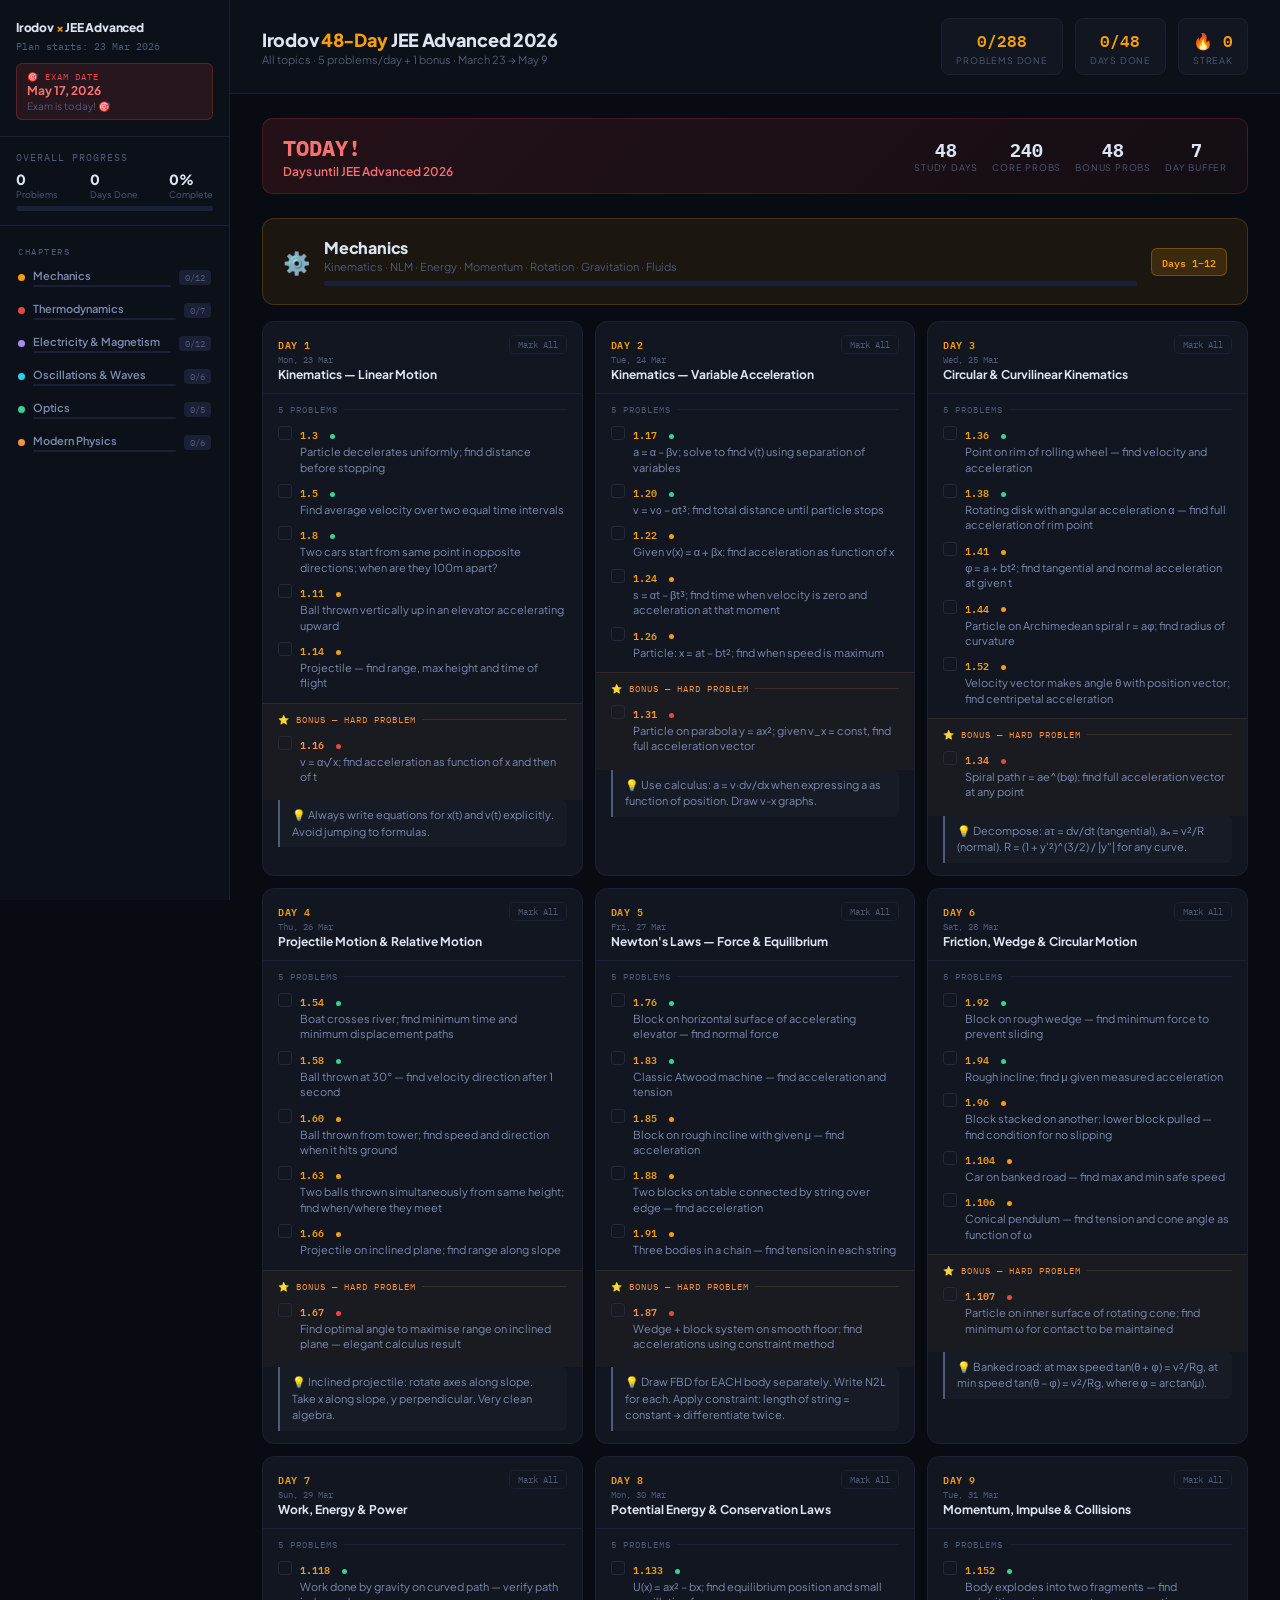
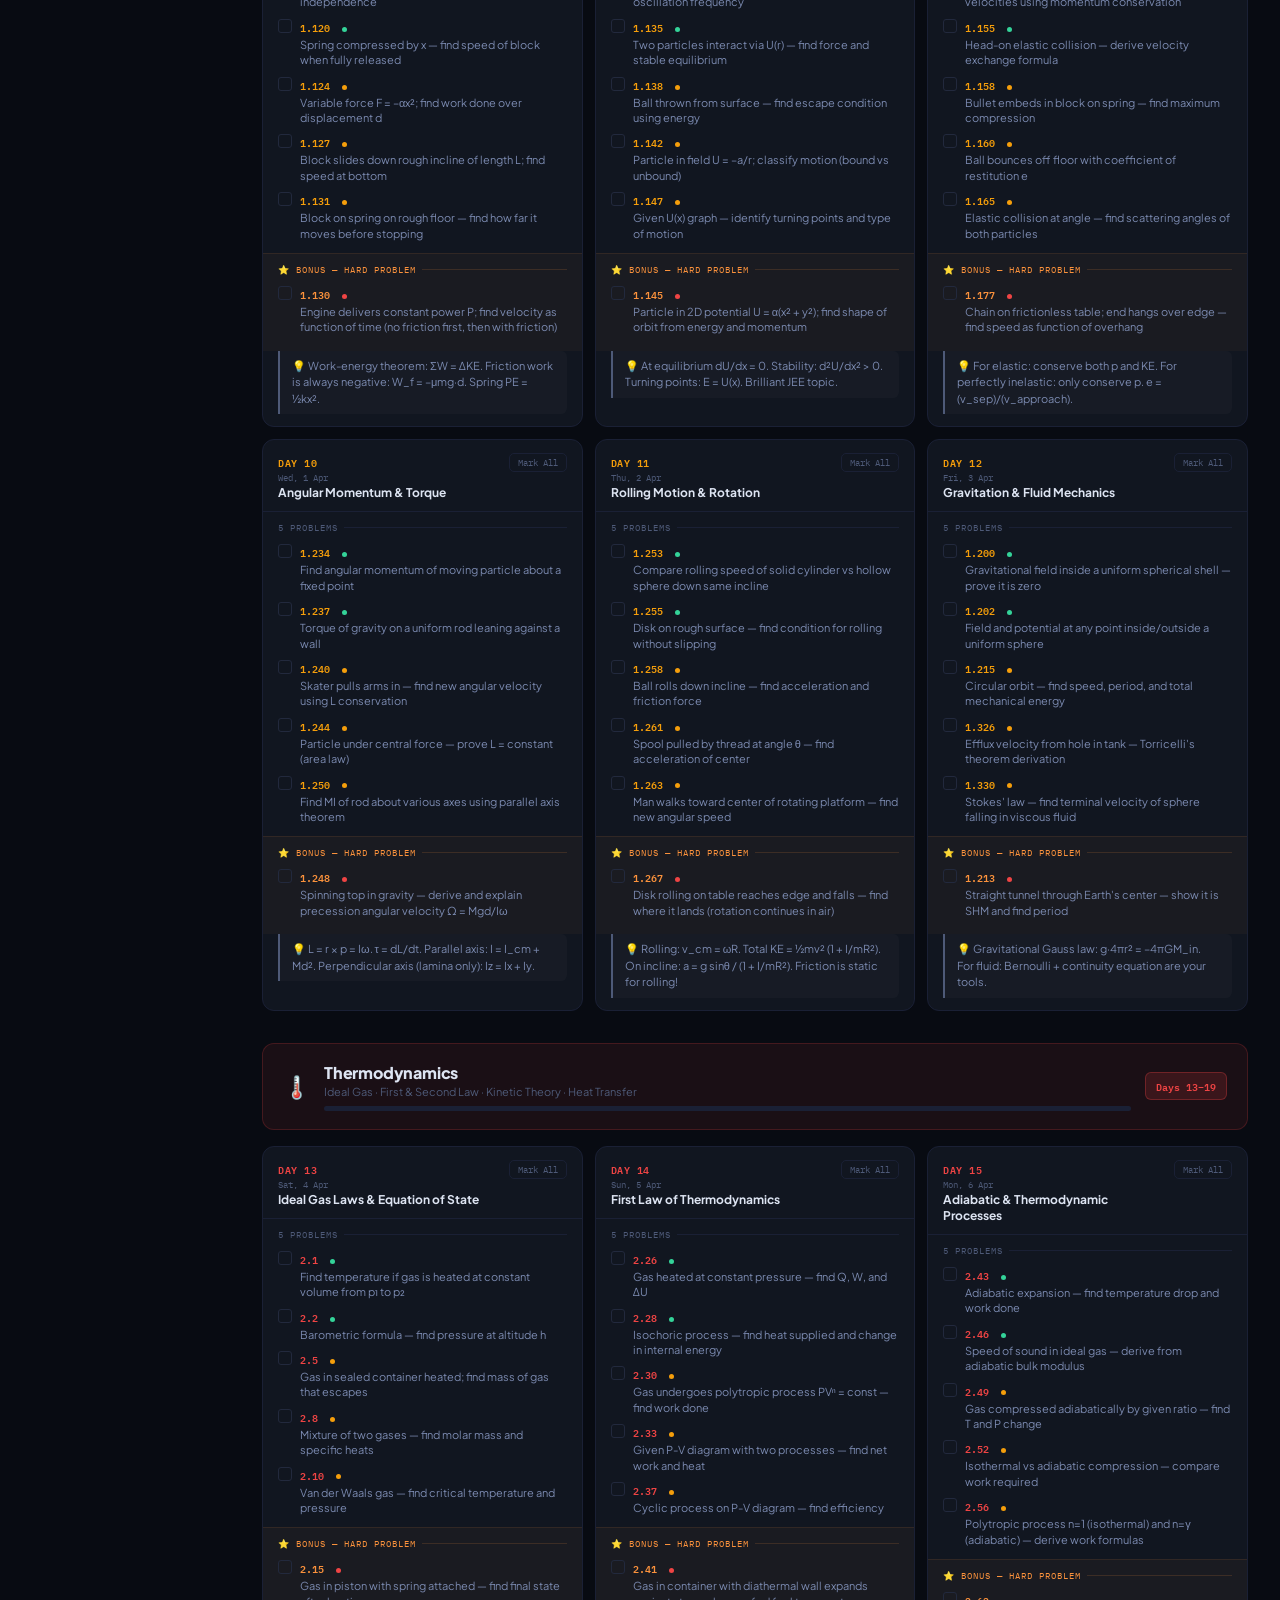
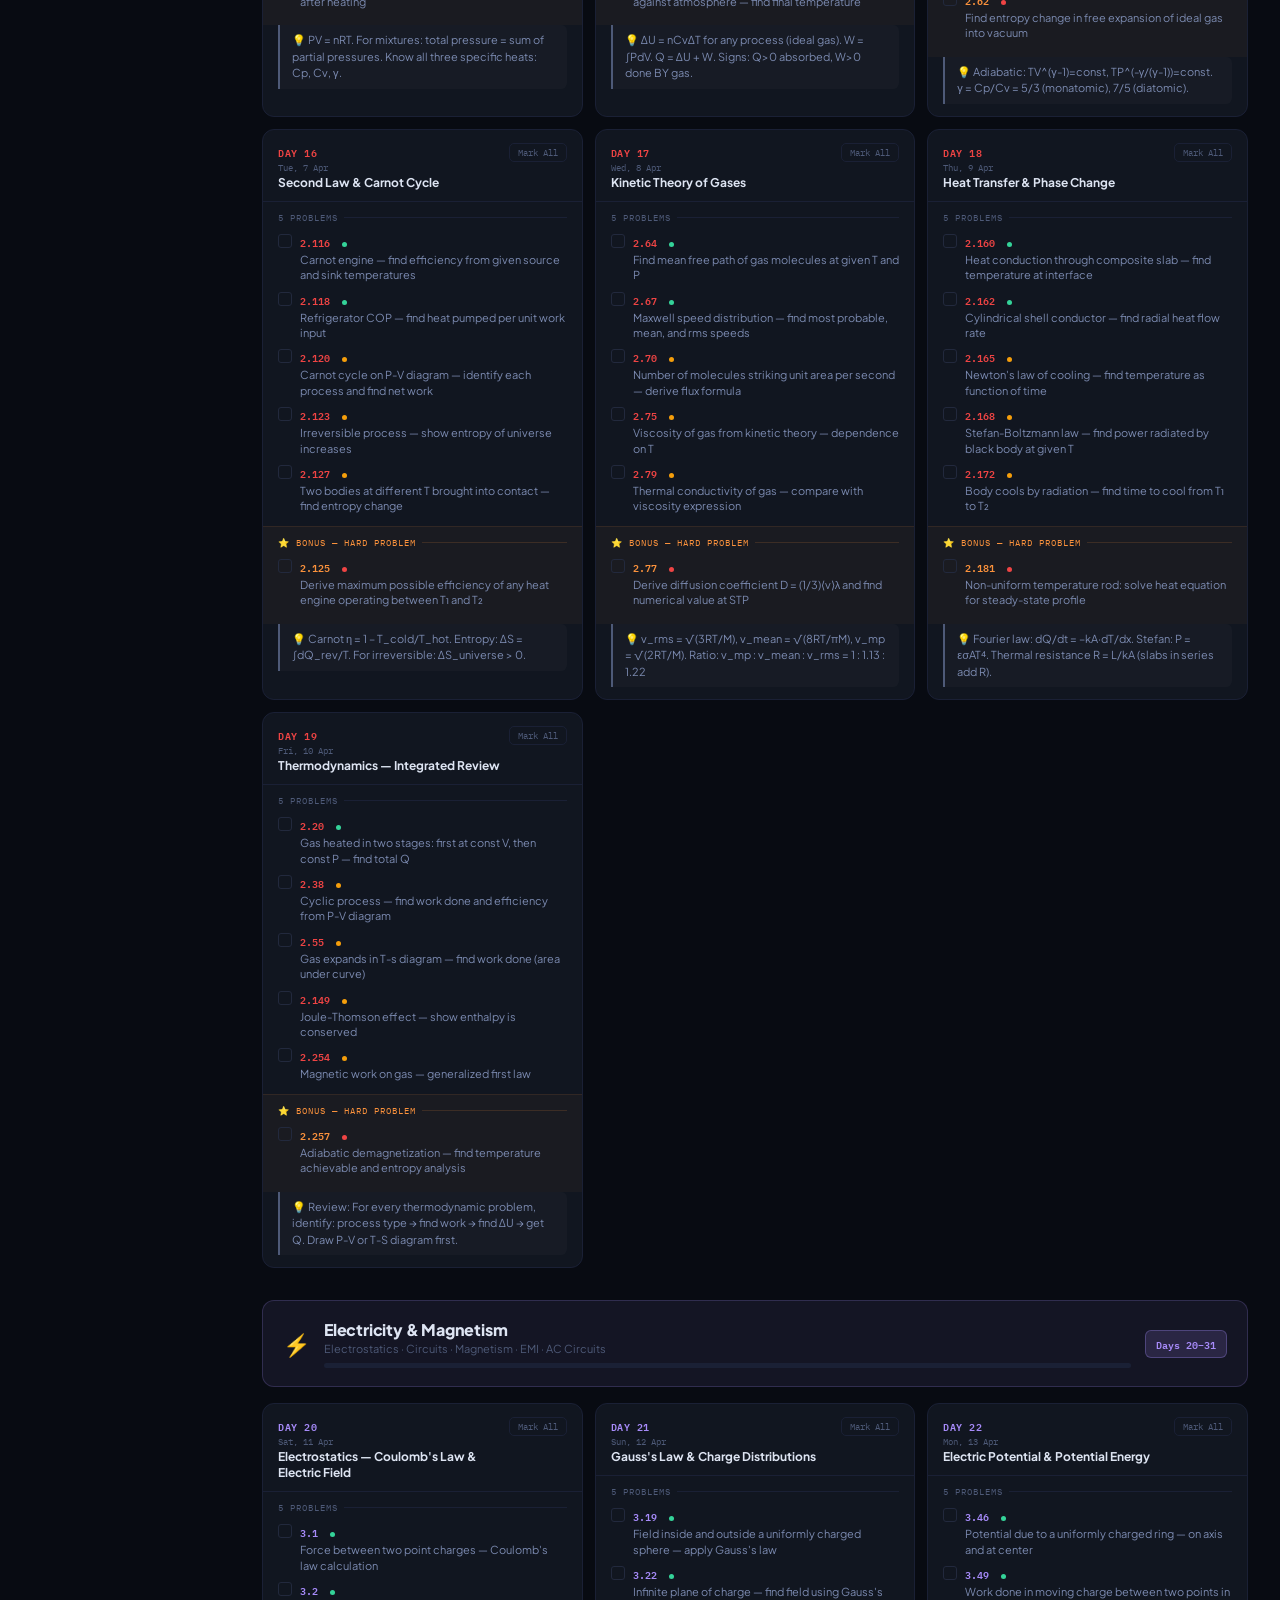
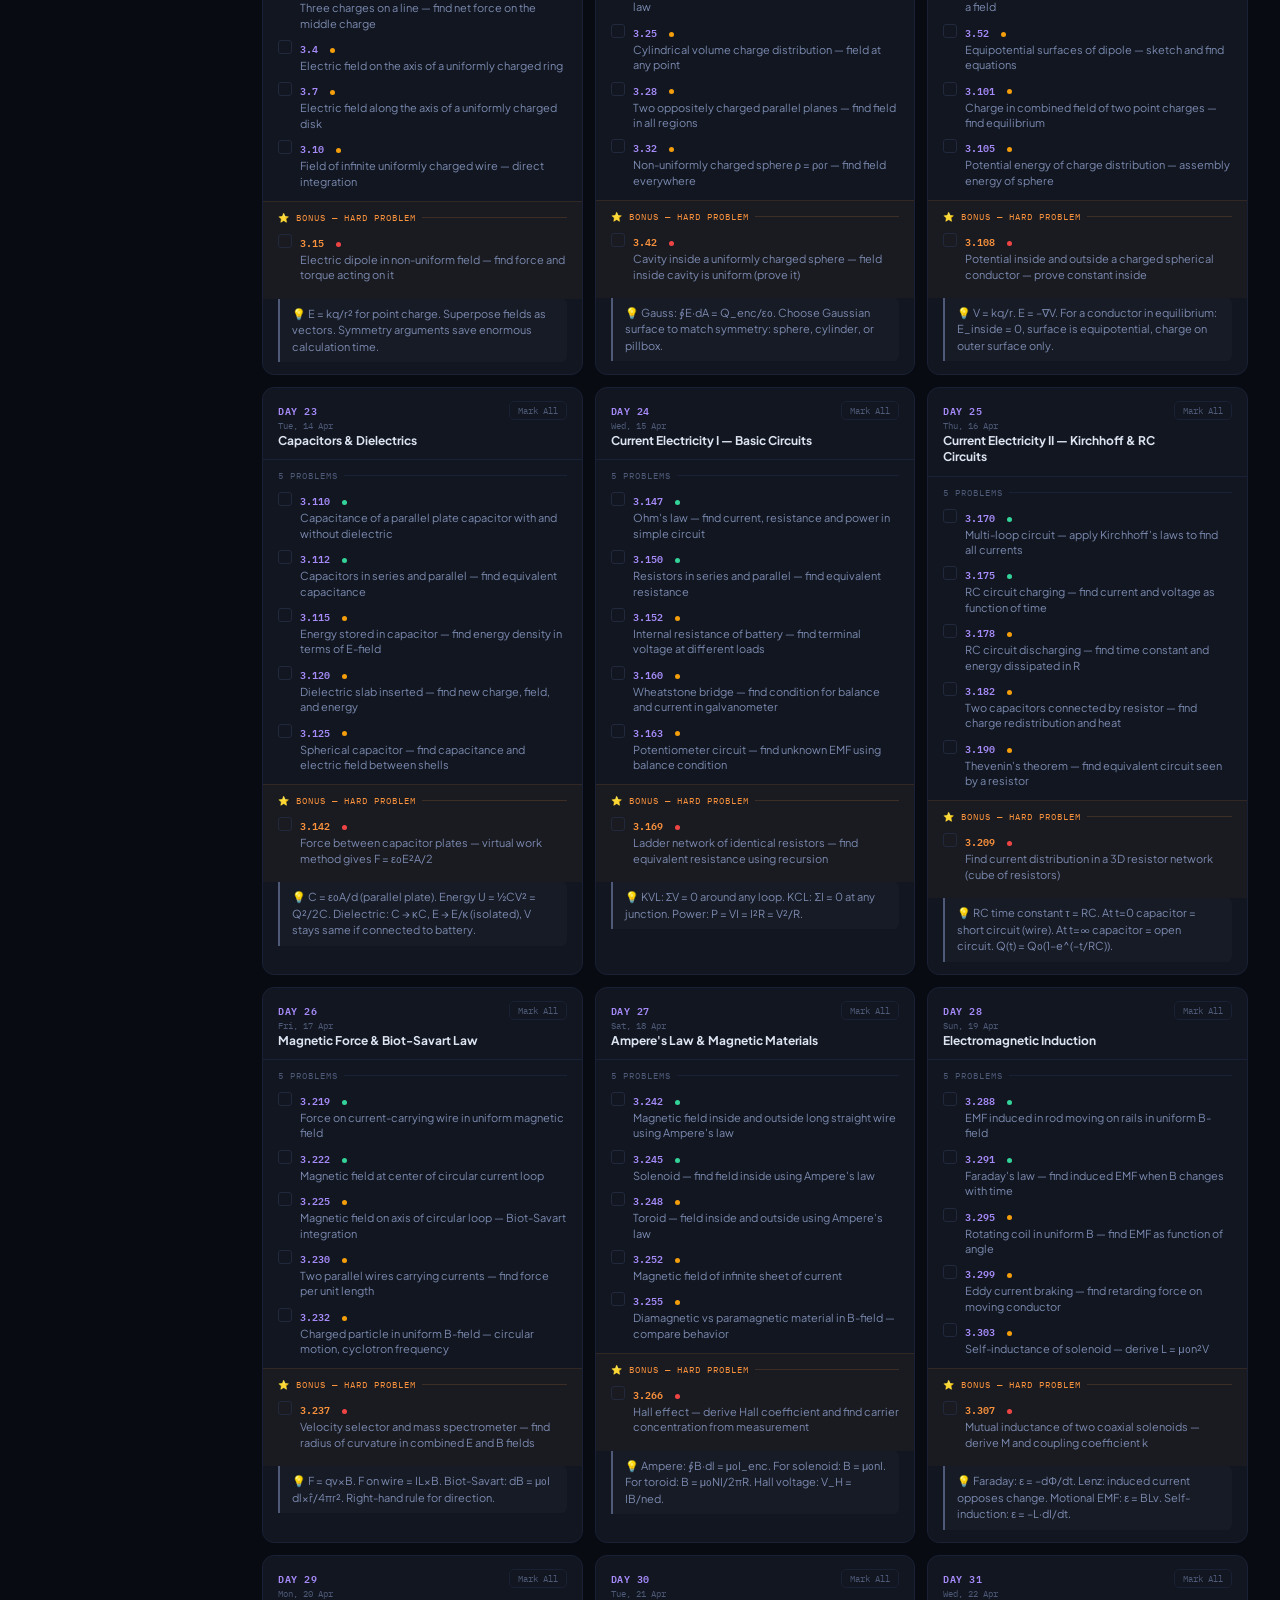
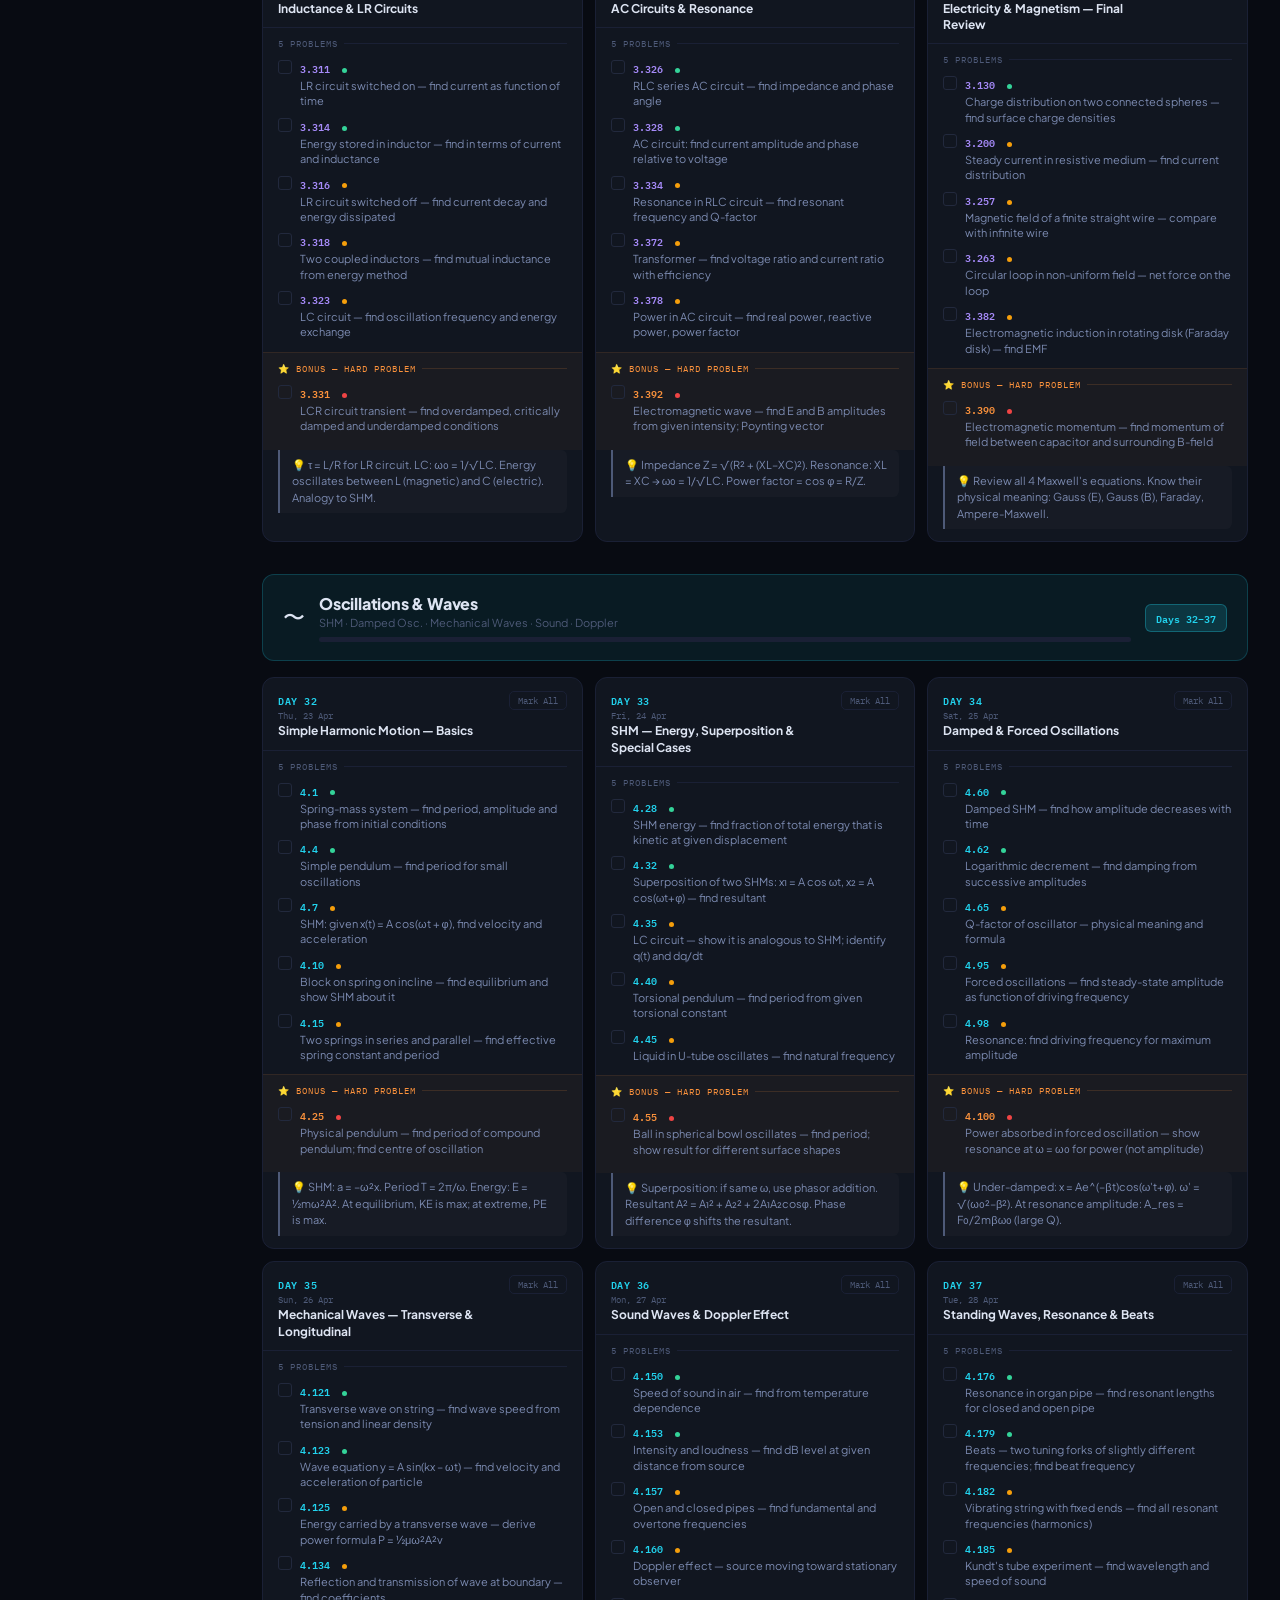
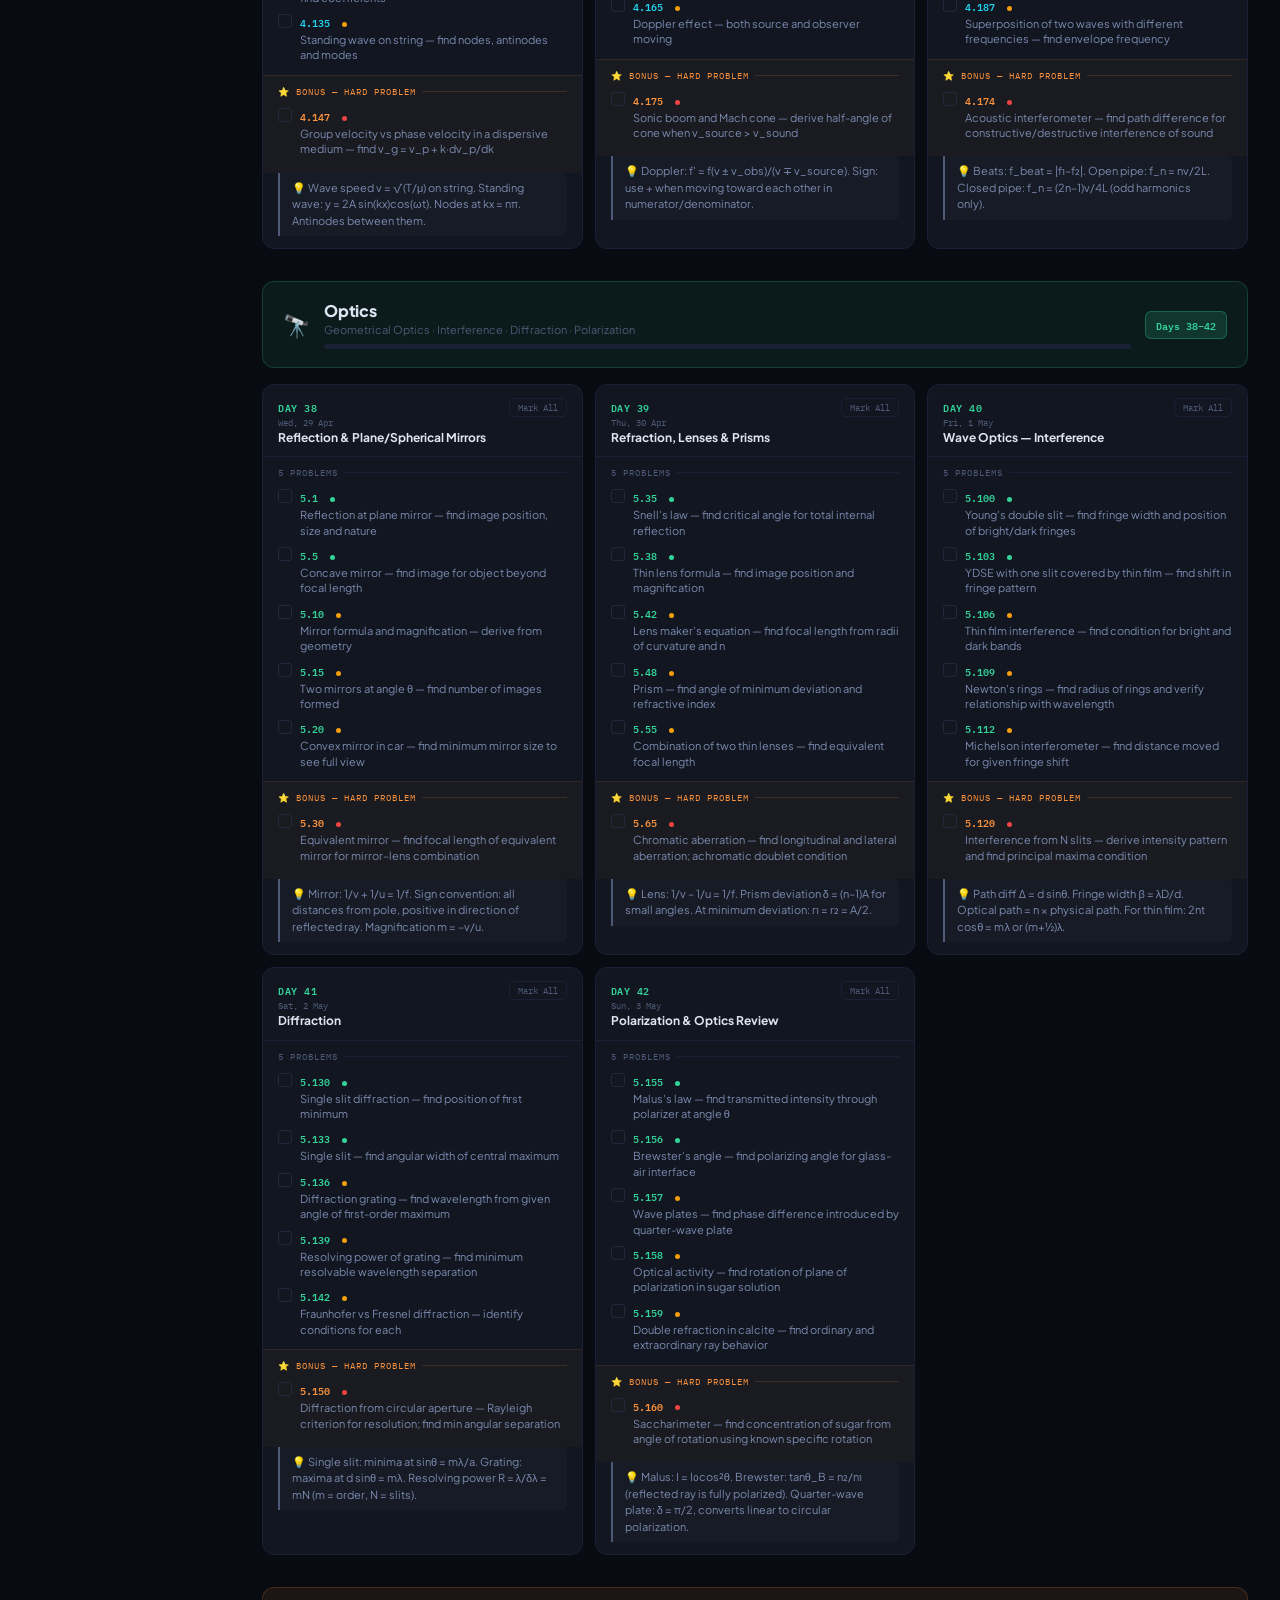
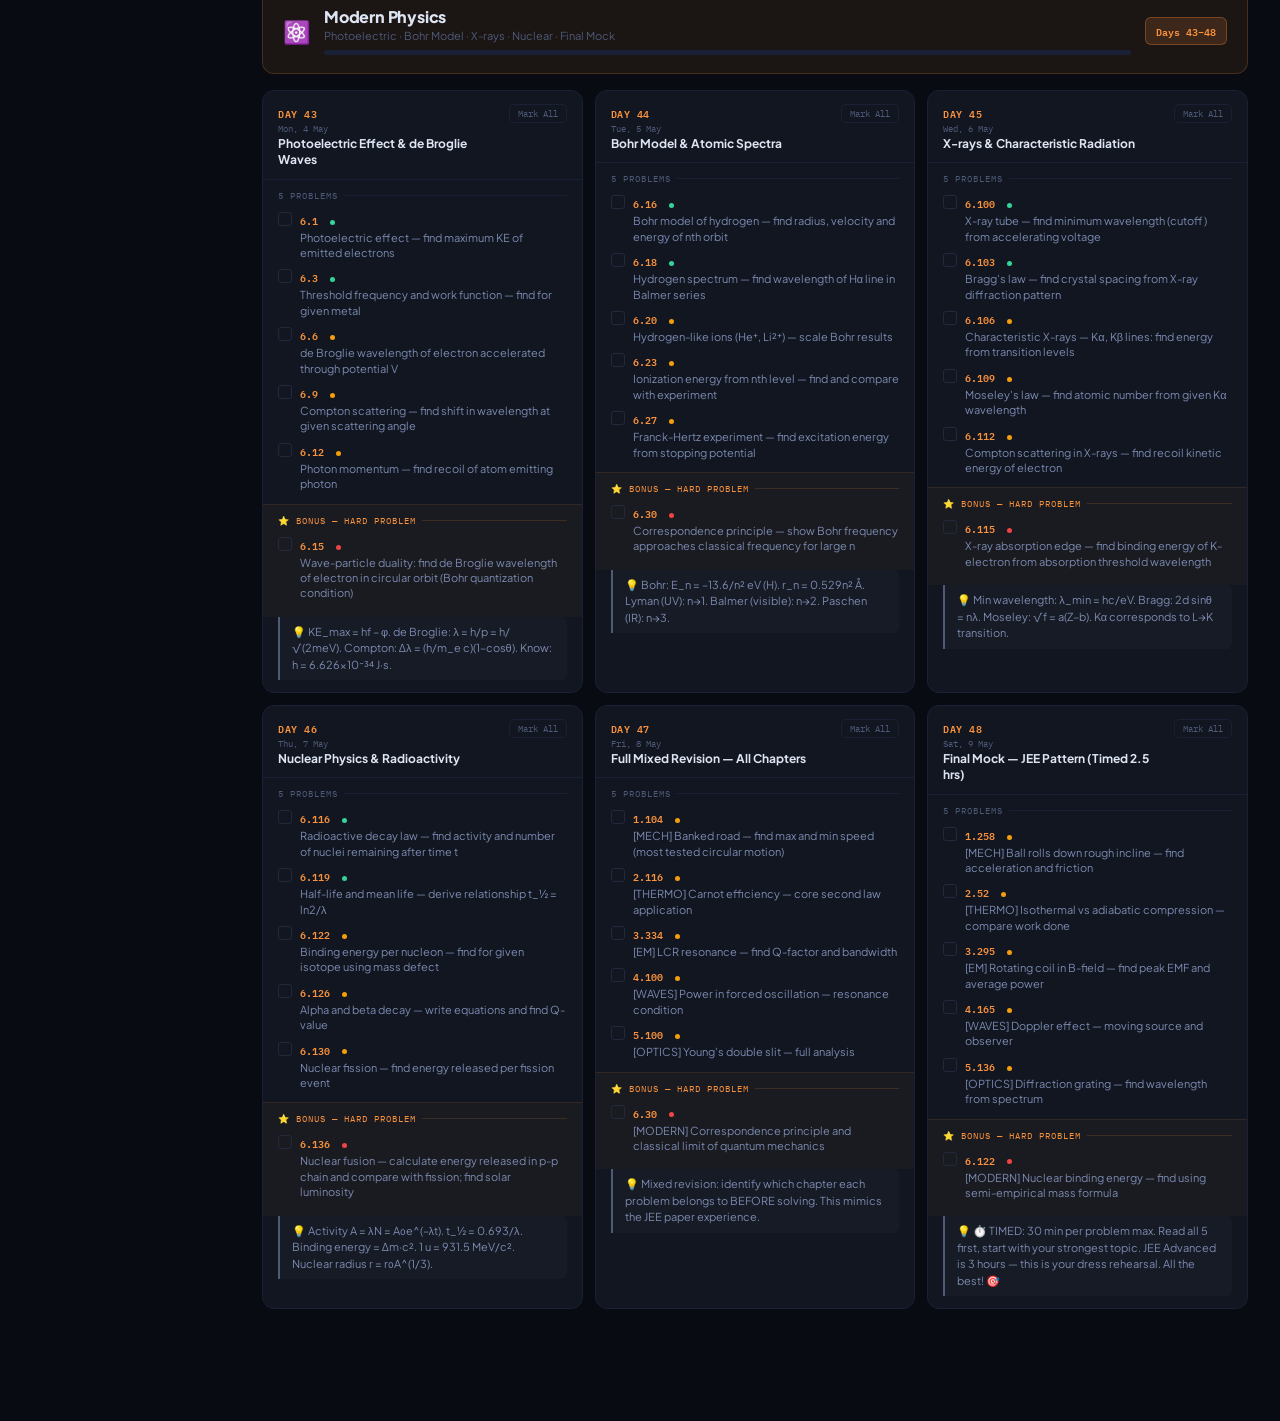
<file: resources/resource_template copy.html>
<!--resource
title: Physics Irodov — 48-Day JEE Advanced 2026 Master Plan
description: A comprehensive 48-day study plan covering all topics of Irodov's "Problems in General Physics" to prepare for JEE Advanced 2026. Each day features 5 core problems and 1 bonus problem, with a focus on conceptual understanding and problem-solving skills.
date: 2026-05-01 · Physics · JEE Advanced
comment: Keep on solving!
-->


<!DOCTYPE html>
<!-- Google tag (gtag.js) -->
<script async src="https://www.googletagmanager.com/gtag/js?id=G-9ZT6FWW5KZ"></script>
<script>
  window.dataLayer = window.dataLayer || [];
  function gtag(){dataLayer.push(arguments);}
  gtag('js', new Date());
  gtag('config', 'G-9ZT6FWW5KZ');
</script>
<html lang="en">
<head>
<meta charset="UTF-8">
<meta name="viewport" content="width=device-width, initial-scale=1.0">
<title>Irodov — JEE Advanced 2026 Master Plan</title>
<link href="https://fonts.googleapis.com/css2?family=IBM+Plex+Mono:wght@400;600&family=Plus+Jakarta+Sans:wght@300;400;500;600;700;800&display=swap" rel="stylesheet">
<style>
:root {
  --bg: #080b12;
  --surface: #0c1018;
  --card: #111620;
  --border: #1a2035;
  --border2: #22293d;
  --text: #dde4f2;
  --muted: #4e5a78;
  --muted2: #7b8ab0;

  --mech: #f59e0b;
  --thermo: #ef4444;
  --em: #a78bfa;
  --waves: #22d3ee;
  --optics: #34d399;
  --modern: #fb923c;
  --rev: #94a3b8;

  --mech-bg: rgba(245,158,11,0.08);
  --thermo-bg: rgba(239,68,68,0.08);
  --em-bg: rgba(167,139,250,0.08);
  --waves-bg: rgba(34,211,238,0.08);
  --optics-bg: rgba(52,211,153,0.08);
  --modern-bg: rgba(251,146,60,0.08);
}
*{box-sizing:border-box;margin:0;padding:0;}
html{scroll-behavior:smooth;}
body{background:var(--bg);color:var(--text);font-family:'Plus Jakarta Sans',sans-serif;min-height:100vh;overflow-x:hidden;}

/* ── LAYOUT ── */
.app{display:flex;min-height:100vh;}

/* ── SIDEBAR ── */
.sidebar{
  width:230px;flex-shrink:0;
  background:var(--surface);
  border-right:1px solid var(--border);
  position:fixed;top:0;left:0;bottom:0;
  overflow-y:auto;z-index:200;
  display:flex;flex-direction:column;
  scrollbar-width:thin;scrollbar-color:var(--border) transparent;
}
.sidebar::-webkit-scrollbar{width:4px;}
.sidebar::-webkit-scrollbar-thumb{background:var(--border);}

.sb-header{padding:20px 16px 16px;border-bottom:1px solid var(--border);}
.sb-brand{font-size:12px;font-weight:800;letter-spacing:-.2px;line-height:1.3;}
.sb-brand span{color:var(--mech);}
.sb-date{font-size:10px;font-family:'IBM Plex Mono',monospace;color:var(--muted);margin-top:4px;}
.sb-exam{margin-top:10px;background:rgba(239,68,68,0.12);border:1px solid rgba(239,68,68,0.25);border-radius:6px;padding:7px 10px;}
.sb-exam-label{font-size:9px;letter-spacing:1px;text-transform:uppercase;color:#ef4444;font-family:'IBM Plex Mono',monospace;}
.sb-exam-date{font-size:12px;font-weight:700;color:#f87171;margin-top:1px;}
.sb-exam-days{font-size:10px;color:var(--muted);margin-top:2px;}

.sb-overall{padding:14px 16px;border-bottom:1px solid var(--border);}
.sb-overall-label{font-size:10px;color:var(--muted);text-transform:uppercase;letter-spacing:1px;font-family:'IBM Plex Mono',monospace;margin-bottom:6px;}
.sb-overall-nums{display:flex;justify-content:space-between;margin-bottom:6px;}
.sb-num{font-size:14px;font-weight:800;color:var(--text);}
.sb-num-label{font-size:9px;color:var(--muted);margin-top:1px;}
.progress-bar{height:5px;background:var(--border);border-radius:100px;overflow:hidden;}
.progress-fill{height:100%;border-radius:100px;transition:width .3s ease;}

.sb-nav{padding:10px 10px 20px;flex:1;}
.sb-section-label{font-size:9px;letter-spacing:1.5px;text-transform:uppercase;color:var(--muted);padding:10px 8px 5px;font-family:'IBM Plex Mono',monospace;}
.nav-item{display:flex;align-items:center;gap:8px;padding:7px 8px;border-radius:7px;cursor:pointer;transition:all .15s;text-decoration:none;margin-bottom:1px;}
.nav-item:hover{background:rgba(255,255,255,.05);}
.nav-item.active{background:rgba(255,255,255,.07);}
.nav-dot{width:7px;height:7px;border-radius:50%;flex-shrink:0;}
.nav-text{font-size:11px;font-weight:600;color:var(--muted2);flex:1;}
.nav-item:hover .nav-text,.nav-item.active .nav-text{color:var(--text);}
.nav-count{font-size:9px;font-family:'IBM Plex Mono',monospace;color:var(--muted);background:var(--border);padding:2px 6px;border-radius:4px;}
.mini-progress{height:2px;background:var(--border);border-radius:100px;overflow:hidden;margin-top:3px;}
.mini-fill{height:100%;border-radius:100px;transition:width .3s;}

/* ── MAIN ── */
.main{margin-left:230px;flex:1;padding:0;}

/* ── TOP BAR ── */
.topbar{
  background:var(--surface);
  border-bottom:1px solid var(--border);
  padding:18px 32px;
  position:sticky;top:0;z-index:100;
}
.topbar-inner{display:flex;justify-content:space-between;align-items:center;flex-wrap:wrap;gap:12px;}
.topbar-title{font-size:18px;font-weight:800;letter-spacing:-.3px;}
.topbar-title span{color:var(--mech);}
.topbar-meta{font-size:11px;color:var(--muted);margin-top:2px;}
.topbar-stats{display:flex;gap:12px;flex-wrap:wrap;}
.tstat{background:var(--card);border:1px solid var(--border);border-radius:8px;padding:8px 14px;text-align:center;}
.tstat-num{font-family:'IBM Plex Mono',monospace;font-size:16px;font-weight:600;color:var(--mech);}
.tstat-label{font-size:9px;color:var(--muted);text-transform:uppercase;letter-spacing:.8px;margin-top:1px;}

/* ── CONTENT ── */
.content{padding:24px 32px 80px;}

/* ── CHAPTER HEADER ── */
.chapter-header{
  display:flex;align-items:center;gap:14px;
  padding:18px 20px;
  border-radius:12px;
  margin-bottom:16px;
  border:1px solid var(--border);
}
.chapter-icon{font-size:22px;}
.chapter-title{font-size:16px;font-weight:800;letter-spacing:-.2px;}
.chapter-sub{font-size:11px;color:var(--muted);margin-top:2px;}
.chapter-badge{margin-left:auto;font-size:10px;font-family:'IBM Plex Mono',monospace;padding:4px 10px;border-radius:6px;font-weight:600;}
.chap-prog{margin-top:8px;}

/* ── DAY GRID ── */
.days-grid{display:grid;grid-template-columns:repeat(auto-fill,minmax(310px,1fr));gap:12px;margin-bottom:32px;}

/* ── DAY CARD ── */
.day-card{
  background:var(--card);
  border:1px solid var(--border);
  border-radius:12px;
  overflow:hidden;
  transition:transform .15s,border-color .2s;
}
.day-card:hover{transform:translateY(-2px);}
.day-card.completed{border-color:rgba(52,211,153,.2);background:rgba(52,211,153,.03);}

.card-top{
  padding:13px 15px 10px;
  border-bottom:1px solid var(--border);
  display:flex;align-items:flex-start;justify-content:space-between;gap:8px;
}
.card-day-num{font-family:'IBM Plex Mono',monospace;font-size:10px;font-weight:600;letter-spacing:.5px;}
.card-date{font-size:9px;color:var(--muted);margin-top:1px;font-family:'IBM Plex Mono',monospace;}
.card-title{font-size:12px;font-weight:700;line-height:1.35;margin-top:2px;}
.card-actions{display:flex;gap:6px;align-items:center;flex-shrink:0;}
.mark-all-btn{font-size:9px;font-family:'IBM Plex Mono',monospace;background:none;border:1px solid var(--border);color:var(--muted);padding:3px 8px;border-radius:5px;cursor:pointer;transition:all .15s;white-space:nowrap;}
.mark-all-btn:hover{border-color:var(--muted2);color:var(--text);}
.done-badge{font-size:9px;background:rgba(52,211,153,.15);color:#34d399;border:1px solid rgba(52,211,153,.3);padding:3px 8px;border-radius:5px;font-family:'IBM Plex Mono',monospace;display:none;}
.day-card.completed .done-badge{display:block;}
.day-card.completed .mark-all-btn{display:none;}

/* problems */
.problems-section{padding:10px 15px 8px;}
.section-label{font-size:9px;text-transform:uppercase;letter-spacing:1px;color:var(--muted);font-family:'IBM Plex Mono',monospace;margin-bottom:6px;display:flex;align-items:center;gap:6px;}
.section-label::after{content:'';flex:1;height:1px;background:var(--border);}

.prob-row{display:flex;align-items:flex-start;gap:8px;padding:4px 0;cursor:pointer;}
.prob-row input[type=checkbox]{
  appearance:none;width:14px;height:14px;border:1.5px solid var(--border2);border-radius:3px;
  cursor:pointer;flex-shrink:0;margin-top:1px;transition:all .15s;position:relative;
}
.prob-row input[type=checkbox]:checked{background:#34d399;border-color:#34d399;}
.prob-row input[type=checkbox]:checked::after{content:'✓';position:absolute;top:-2px;left:1px;font-size:10px;color:#080b12;font-weight:900;}
.prob-content{flex:1;}
.prob-num{font-family:'IBM Plex Mono',monospace;font-size:10px;font-weight:600;}
.prob-desc{font-size:11px;color:var(--muted2);margin-top:1px;line-height:1.4;}
.prob-row.done .prob-num,.prob-row.done .prob-desc{opacity:.4;text-decoration:line-through;}

/* difficulty pips */
.diff-pips{display:inline-flex;gap:2px;margin-left:6px;vertical-align:middle;}
.pip{width:5px;height:5px;border-radius:50%;background:var(--border2);}
.pip.e{background:#34d399;}.pip.m{background:#f59e0b;}.pip.h{background:#ef4444;}

/* bonus */
.bonus-section{background:rgba(251,146,60,.04);border-top:1px solid rgba(251,146,60,.1);padding:10px 15px 12px;}
.bonus-label{font-size:9px;text-transform:uppercase;letter-spacing:1px;color:#fb923c;font-family:'IBM Plex Mono',monospace;margin-bottom:6px;display:flex;align-items:center;gap:6px;}
.bonus-label::after{content:'';flex:1;height:1px;background:rgba(251,146,60,.15);}
.bonus-prob-num{font-family:'IBM Plex Mono',monospace;font-size:10px;font-weight:600;color:#fb923c;}

/* tip */
.tip-box{background:rgba(255,255,255,.025);border-left:2px solid var(--muted);padding:7px 12px;margin:0 15px 12px;border-radius:0 6px 6px 0;font-size:11px;color:var(--muted2);line-height:1.5;}

/* chapter color theming */
.chapter-mech .card-day-num{color:var(--mech);}
.chapter-mech .prob-num{color:var(--mech);}
.chapter-mech .mark-all-btn:hover,.chapter-mech .mark-all-btn:hover{border-color:var(--mech);color:var(--mech);}

.chapter-thermo .card-day-num{color:var(--thermo);}
.chapter-thermo .prob-num{color:var(--thermo);}

.chapter-em .card-day-num{color:var(--em);}
.chapter-em .prob-num{color:var(--em);}

.chapter-waves .card-day-num{color:var(--waves);}
.chapter-waves .prob-num{color:var(--waves);}

.chapter-optics .card-day-num{color:var(--optics);}
.chapter-optics .prob-num{color:var(--optics);}

.chapter-modern .card-day-num{color:var(--modern);}
.chapter-modern .prob-num{color:var(--modern);}

/* chapter header colors */
.ch-mech{background:var(--mech-bg);border-color:rgba(245,158,11,.2);}
.ch-thermo{background:var(--thermo-bg);border-color:rgba(239,68,68,.2);}
.ch-em{background:var(--em-bg);border-color:rgba(167,139,250,.2);}
.ch-waves{background:var(--waves-bg);border-color:rgba(34,211,238,.2);}
.ch-optics{background:var(--optics-bg);border-color:rgba(52,211,153,.2);}
.ch-modern{background:var(--modern-bg);border-color:rgba(251,146,60,.2);}

.badge-mech{background:rgba(245,158,11,.15);color:var(--mech);border:1px solid rgba(245,158,11,.3);}
.badge-thermo{background:rgba(239,68,68,.15);color:var(--thermo);border:1px solid rgba(239,68,68,.3);}
.badge-em{background:rgba(167,139,250,.15);color:var(--em);border:1px solid rgba(167,139,250,.3);}
.badge-waves{background:rgba(34,211,238,.15);color:var(--waves);border:1px solid rgba(34,211,238,.3);}
.badge-optics{background:rgba(52,211,153,.15);color:var(--optics);border:1px solid rgba(52,211,153,.3);}
.badge-modern{background:rgba(251,146,60,.15);color:var(--modern);border:1px solid rgba(251,146,60,.3);}

/* Countdown */
.countdown-bar{
  background:linear-gradient(135deg,rgba(239,68,68,.12),rgba(239,68,68,.05));
  border:1px solid rgba(239,68,68,.2);
  border-radius:10px;
  padding:14px 20px;
  margin-bottom:24px;
  display:flex;align-items:center;justify-content:space-between;flex-wrap:wrap;gap:12px;
}
.cd-left{font-size:12px;font-weight:600;color:#f87171;}
.cd-left span{font-family:'IBM Plex Mono',monospace;font-size:22px;font-weight:800;display:block;margin-bottom:2px;}
.cd-right{display:flex;gap:14px;}
.cd-stat{text-align:center;}
.cd-stat-num{font-family:'IBM Plex Mono',monospace;font-size:18px;font-weight:700;color:var(--text);}
.cd-stat-label{font-size:9px;color:var(--muted);text-transform:uppercase;letter-spacing:.8px;}

/* Section anchors */
.section-anchor{scroll-margin-top:80px;}

@media(max-width:768px){
  .sidebar{display:none;}
  .main{margin-left:0;}
  .content,.topbar{padding-left:16px;padding-right:16px;}
  .days-grid{grid-template-columns:1fr;}
}
</style>
</head>
<body>
<div class="app">

<!-- SIDEBAR -->
<div class="sidebar" id="sidebar">
  <div class="sb-header">
    <div class="sb-brand">Irodov <span>×</span> JEE Advanced</div>
    <div class="sb-date">Plan starts: 23 Mar 2026</div>
    <div class="sb-exam">
      <div class="sb-exam-label">🎯 Exam Date</div>
      <div class="sb-exam-date">May 17, 2026</div>
      <div class="sb-exam-days" id="days-left-sb">— days to go</div>
    </div>
  </div>

  <div class="sb-overall">
    <div class="sb-overall-label">Overall Progress</div>
    <div class="sb-overall-nums">
      <div><div class="sb-num" id="sb-probs">0</div><div class="sb-num-label">Problems</div></div>
      <div><div class="sb-num" id="sb-days">0</div><div class="sb-num-label">Days Done</div></div>
      <div><div class="sb-num" id="sb-pct">0%</div><div class="sb-num-label">Complete</div></div>
    </div>
    <div class="progress-bar"><div class="progress-fill" id="overall-prog" style="width:0%;background:linear-gradient(90deg,var(--mech),var(--optics))"></div></div>
  </div>

  <div class="sb-nav">
    <div class="sb-section-label">Chapters</div>
    <div id="nav-items"></div>
  </div>
</div>

<!-- MAIN -->
<div class="main">
  <div class="topbar">
    <div class="topbar-inner">
      <div>
        <div class="topbar-title">Irodov <span>48-Day</span> JEE Advanced 2026</div>
        <div class="topbar-meta">All topics · 5 problems/day + 1 bonus · March 23 → May 9</div>
      </div>
      <div class="topbar-stats">
        <div class="tstat"><div class="tstat-num" id="ts-probs">0/288</div><div class="tstat-label">Problems Done</div></div>
        <div class="tstat"><div class="tstat-num" id="ts-days">0/48</div><div class="tstat-label">Days Done</div></div>
        <div class="tstat"><div class="tstat-num" id="ts-streak">🔥 0</div><div class="tstat-label">Streak</div></div>
      </div>
    </div>
  </div>

  <div class="content" id="content">
    <div class="countdown-bar">
      <div class="cd-left">
        <span id="cd-days">--</span>
        Days until JEE Advanced 2026
      </div>
      <div class="cd-right">
        <div class="cd-stat"><div class="cd-stat-num">48</div><div class="cd-stat-label">Study Days</div></div>
        <div class="cd-stat"><div class="cd-stat-num">240</div><div class="cd-stat-label">Core Probs</div></div>
        <div class="cd-stat"><div class="cd-stat-num">48</div><div class="cd-stat-label">Bonus Probs</div></div>
        <div class="cd-stat"><div class="cd-stat-num">7</div><div class="cd-stat-label">Day Buffer</div></div>
      </div>
    </div>
    <div id="chapters-container"></div>
  </div>
</div>

</div>

<script>
// ─────────────────────────────────────────
//  DATA
// ─────────────────────────────────────────
const EXAM_DATE = new Date('2026-05-17');
const START_DATE = new Date('2026-03-23');

function dateFor(dayNum){
  const d = new Date(START_DATE);
  d.setDate(d.getDate() + dayNum - 1);
  return d.toLocaleDateString('en-IN',{day:'numeric',month:'short',weekday:'short'});
}

// E=easy M=medium H=hard(bonus)
const chapters = [
  {
    id:'mech', title:'Mechanics', icon:'⚙️',
    color:'var(--mech)', cls:'mech', headerCls:'ch-mech', badgeCls:'badge-mech',
    days:[1,2,3,4,5,6,7,8,9,10,11,12],
    sub:'Kinematics · NLM · Energy · Momentum · Rotation · Gravitation · Fluids'
  },
  {
    id:'thermo', title:'Thermodynamics', icon:'🌡️',
    color:'var(--thermo)', cls:'thermo', headerCls:'ch-thermo', badgeCls:'badge-thermo',
    days:[13,14,15,16,17,18,19],
    sub:'Ideal Gas · First & Second Law · Kinetic Theory · Heat Transfer'
  },
  {
    id:'em', title:'Electricity & Magnetism', icon:'⚡',
    color:'var(--em)', cls:'em', headerCls:'ch-em', badgeCls:'badge-em',
    days:[20,21,22,23,24,25,26,27,28,29,30,31],
    sub:'Electrostatics · Circuits · Magnetism · EMI · AC Circuits'
  },
  {
    id:'waves', title:'Oscillations & Waves', icon:'〜',
    color:'var(--waves)', cls:'waves', headerCls:'ch-waves', badgeCls:'badge-waves',
    days:[32,33,34,35,36,37],
    sub:'SHM · Damped Osc. · Mechanical Waves · Sound · Doppler'
  },
  {
    id:'optics', title:'Optics', icon:'🔭',
    color:'var(--optics)', cls:'optics', headerCls:'ch-optics', badgeCls:'badge-optics',
    days:[38,39,40,41,42],
    sub:'Geometrical Optics · Interference · Diffraction · Polarization'
  },
  {
    id:'modern', title:'Modern Physics', icon:'⚛️',
    color:'var(--modern)', cls:'modern', headerCls:'ch-modern', badgeCls:'badge-modern',
    days:[43,44,45,46,47,48],
    sub:'Photoelectric · Bohr Model · X-rays · Nuclear · Final Mock'
  }
];

const days = [
// ── MECHANICS ──
{
  day:1, chap:'mech', title:'Kinematics — Linear Motion',
  probs:[
    {n:'1.3', d:'Particle decelerates uniformly; find distance before stopping', diff:'E'},
    {n:'1.5', d:'Find average velocity over two equal time intervals', diff:'E'},
    {n:'1.8', d:'Two cars start from same point in opposite directions; when are they 100m apart?', diff:'E'},
    {n:'1.11', d:'Ball thrown vertically up in an elevator accelerating upward', diff:'M'},
    {n:'1.14', d:'Projectile — find range, max height and time of flight', diff:'M'},
  ],
  bonus:{n:'1.16', d:'v = α√x; find acceleration as function of x and then of t'},
  tip:'Always write equations for x(t) and v(t) explicitly. Avoid jumping to formulas.'
},
{
  day:2, chap:'mech', title:'Kinematics — Variable Acceleration',
  probs:[
    {n:'1.17', d:'a = α – βv; solve to find v(t) using separation of variables', diff:'E'},
    {n:'1.20', d:'v = v₀ – αt³; find total distance until particle stops', diff:'E'},
    {n:'1.22', d:'Given v(x) = α + βx; find acceleration as function of x', diff:'M'},
    {n:'1.24', d:'s = αt – βt³; find time when velocity is zero and acceleration at that moment', diff:'M'},
    {n:'1.26', d:'Particle: x = at – bt²; find when speed is maximum', diff:'M'},
  ],
  bonus:{n:'1.31', d:'Particle on parabola y = ax²; given v_x = const, find full acceleration vector'},
  tip:'Use calculus: a = v·dv/dx when expressing a as function of position. Draw v-x graphs.'
},
{
  day:3, chap:'mech', title:'Circular & Curvilinear Kinematics',
  probs:[
    {n:'1.36', d:'Point on rim of rolling wheel — find velocity and acceleration', diff:'E'},
    {n:'1.38', d:'Rotating disk with angular acceleration α — find full acceleration of rim point', diff:'E'},
    {n:'1.41', d:'φ = a + bt²; find tangential and normal acceleration at given t', diff:'M'},
    {n:'1.44', d:'Particle on Archimedean spiral r = aφ; find radius of curvature', diff:'M'},
    {n:'1.52', d:'Velocity vector makes angle θ with position vector; find centripetal acceleration', diff:'M'},
  ],
  bonus:{n:'1.34', d:'Spiral path r = ae^(bφ); find full acceleration vector at any point'},
  tip:'Decompose: aτ = dv/dt (tangential), aₙ = v²/R (normal). R = (1 + y\'²)^(3/2) / |y″| for any curve.'
},
{
  day:4, chap:'mech', title:'Projectile Motion & Relative Motion',
  probs:[
    {n:'1.54', d:'Boat crosses river; find minimum time and minimum displacement paths', diff:'E'},
    {n:'1.58', d:'Ball thrown at 30° — find velocity direction after 1 second', diff:'E'},
    {n:'1.60', d:'Ball thrown from tower; find speed and direction when it hits ground', diff:'M'},
    {n:'1.63', d:'Two balls thrown simultaneously from same height; find when/where they meet', diff:'M'},
    {n:'1.66', d:'Projectile on inclined plane; find range along slope', diff:'M'},
  ],
  bonus:{n:'1.67', d:'Find optimal angle to maximise range on inclined plane — elegant calculus result'},
  tip:'Inclined projectile: rotate axes along slope. Take x along slope, y perpendicular. Very clean algebra.'
},
{
  day:5, chap:'mech', title:'Newton\'s Laws — Force & Equilibrium',
  probs:[
    {n:'1.76', d:'Block on horizontal surface of accelerating elevator — find normal force', diff:'E'},
    {n:'1.83', d:'Classic Atwood machine — find acceleration and tension', diff:'E'},
    {n:'1.85', d:'Block on rough incline with given μ — find acceleration', diff:'M'},
    {n:'1.88', d:'Two blocks on table connected by string over edge — find acceleration', diff:'M'},
    {n:'1.91', d:'Three bodies in a chain — find tension in each string', diff:'M'},
  ],
  bonus:{n:'1.87', d:'Wedge + block system on smooth floor; find accelerations using constraint method'},
  tip:'Draw FBD for EACH body separately. Write N2L for each. Apply constraint: length of string = constant → differentiate twice.'
},
{
  day:6, chap:'mech', title:'Friction, Wedge & Circular Motion',
  probs:[
    {n:'1.92', d:'Block on rough wedge — find minimum force to prevent sliding', diff:'E'},
    {n:'1.94', d:'Rough incline; find μ given measured acceleration', diff:'E'},
    {n:'1.96', d:'Block stacked on another; lower block pulled — find condition for no slipping', diff:'M'},
    {n:'1.104', d:'Car on banked road — find max and min safe speed', diff:'M'},
    {n:'1.106', d:'Conical pendulum — find tension and cone angle as function of ω', diff:'M'},
  ],
  bonus:{n:'1.107', d:'Particle on inner surface of rotating cone; find minimum ω for contact to be maintained'},
  tip:'Banked road: at max speed tan(θ + φ) = v²/Rg, at min speed tan(θ – φ) = v²/Rg, where φ = arctan(μ).'
},
{
  day:7, chap:'mech', title:'Work, Energy & Power',
  probs:[
    {n:'1.118', d:'Work done by gravity on curved path — verify path independence', diff:'E'},
    {n:'1.120', d:'Spring compressed by x — find speed of block when fully released', diff:'E'},
    {n:'1.124', d:'Variable force F = –αx²; find work done over displacement d', diff:'M'},
    {n:'1.127', d:'Block slides down rough incline of length L; find speed at bottom', diff:'M'},
    {n:'1.131', d:'Block on spring on rough floor — find how far it moves before stopping', diff:'M'},
  ],
  bonus:{n:'1.130', d:'Engine delivers constant power P; find velocity as function of time (no friction first, then with friction)'},
  tip:'Work-energy theorem: ΣW = ΔKE. Friction work is always negative: W_f = –μmg·d. Spring PE = ½kx².'
},
{
  day:8, chap:'mech', title:'Potential Energy & Conservation Laws',
  probs:[
    {n:'1.133', d:'U(x) = ax² – bx; find equilibrium position and small oscillation frequency', diff:'E'},
    {n:'1.135', d:'Two particles interact via U(r) — find force and stable equilibrium', diff:'E'},
    {n:'1.138', d:'Ball thrown from surface — find escape condition using energy', diff:'M'},
    {n:'1.142', d:'Particle in field U = –a/r; classify motion (bound vs unbound)', diff:'M'},
    {n:'1.147', d:'Given U(x) graph — identify turning points and type of motion', diff:'M'},
  ],
  bonus:{n:'1.145', d:'Particle in 2D potential U = α(x² + y²); find shape of orbit from energy and momentum'},
  tip:'At equilibrium dU/dx = 0. Stability: d²U/dx² > 0. Turning points: E = U(x). Brilliant JEE topic.'
},
{
  day:9, chap:'mech', title:'Momentum, Impulse & Collisions',
  probs:[
    {n:'1.152', d:'Body explodes into two fragments — find velocities using momentum conservation', diff:'E'},
    {n:'1.155', d:'Head-on elastic collision — derive velocity exchange formula', diff:'E'},
    {n:'1.158', d:'Bullet embeds in block on spring — find maximum compression', diff:'M'},
    {n:'1.160', d:'Ball bounces off floor with coefficient of restitution e', diff:'M'},
    {n:'1.165', d:'Elastic collision at angle — find scattering angles of both particles', diff:'M'},
  ],
  bonus:{n:'1.177', d:'Chain on frictionless table; end hangs over edge — find speed as function of overhang'},
  tip:'For elastic: conserve both p and KE. For perfectly inelastic: only conserve p. e = (v_sep)/(v_approach).'
},
{
  day:10, chap:'mech', title:'Angular Momentum & Torque',
  probs:[
    {n:'1.234', d:'Find angular momentum of moving particle about a fixed point', diff:'E'},
    {n:'1.237', d:'Torque of gravity on a uniform rod leaning against a wall', diff:'E'},
    {n:'1.240', d:'Skater pulls arms in — find new angular velocity using L conservation', diff:'M'},
    {n:'1.244', d:'Particle under central force — prove L = constant (area law)', diff:'M'},
    {n:'1.250', d:'Find MI of rod about various axes using parallel axis theorem', diff:'M'},
  ],
  bonus:{n:'1.248', d:'Spinning top in gravity — derive and explain precession angular velocity Ω = Mgd/Iω'},
  tip:'L = r × p = Iω. τ = dL/dt. Parallel axis: I = I_cm + Md². Perpendicular axis (lamina only): Iz = Ix + Iy.'
},
{
  day:11, chap:'mech', title:'Rolling Motion & Rotation',
  probs:[
    {n:'1.253', d:'Compare rolling speed of solid cylinder vs hollow sphere down same incline', diff:'E'},
    {n:'1.255', d:'Disk on rough surface — find condition for rolling without slipping', diff:'E'},
    {n:'1.258', d:'Ball rolls down incline — find acceleration and friction force', diff:'M'},
    {n:'1.261', d:'Spool pulled by thread at angle θ — find acceleration of center', diff:'M'},
    {n:'1.263', d:'Man walks toward center of rotating platform — find new angular speed', diff:'M'},
  ],
  bonus:{n:'1.267', d:'Disk rolling on table reaches edge and falls — find where it lands (rotation continues in air)'},
  tip:'Rolling: v_cm = ωR. Total KE = ½mv² (1 + I/mR²). On incline: a = g sinθ / (1 + I/mR²). Friction is static for rolling!'
},
{
  day:12, chap:'mech', title:'Gravitation & Fluid Mechanics',
  probs:[
    {n:'1.200', d:'Gravitational field inside a uniform spherical shell — prove it is zero', diff:'E'},
    {n:'1.202', d:'Field and potential at any point inside/outside a uniform sphere', diff:'E'},
    {n:'1.215', d:'Circular orbit — find speed, period, and total mechanical energy', diff:'M'},
    {n:'1.326', d:'Efflux velocity from hole in tank — Torricelli\'s theorem derivation', diff:'M'},
    {n:'1.330', d:'Stokes\' law — find terminal velocity of sphere falling in viscous fluid', diff:'M'},
  ],
  bonus:{n:'1.213', d:'Straight tunnel through Earth\'s center — show it is SHM and find period'},
  tip:'Gravitational Gauss law: g·4πr² = –4πGM_in. For fluid: Bernoulli + continuity equation are your tools.'
},

// ── THERMODYNAMICS ──
{
  day:13, chap:'thermo', title:'Ideal Gas Laws & Equation of State',
  probs:[
    {n:'2.1', d:'Find temperature if gas is heated at constant volume from p₁ to p₂', diff:'E'},
    {n:'2.2', d:'Barometric formula — find pressure at altitude h', diff:'E'},
    {n:'2.5', d:'Gas in sealed container heated; find mass of gas that escapes', diff:'M'},
    {n:'2.8', d:'Mixture of two gases — find molar mass and specific heats', diff:'M'},
    {n:'2.10', d:'Van der Waals gas — find critical temperature and pressure', diff:'M'},
  ],
  bonus:{n:'2.15', d:'Gas in piston with spring attached — find final state after heating'},
  tip:'PV = nRT. For mixtures: total pressure = sum of partial pressures. Know all three specific heats: Cp, Cv, γ.'
},
{
  day:14, chap:'thermo', title:'First Law of Thermodynamics',
  probs:[
    {n:'2.26', d:'Gas heated at constant pressure — find Q, W, and ΔU', diff:'E'},
    {n:'2.28', d:'Isochoric process — find heat supplied and change in internal energy', diff:'E'},
    {n:'2.30', d:'Gas undergoes polytropic process PVⁿ = const — find work done', diff:'M'},
    {n:'2.33', d:'Given P-V diagram with two processes — find net work and heat', diff:'M'},
    {n:'2.37', d:'Cyclic process on P-V diagram — find efficiency', diff:'M'},
  ],
  bonus:{n:'2.41', d:'Gas in container with diathermal wall expands against atmosphere — find final temperature'},
  tip:'ΔU = nCvΔT for any process (ideal gas). W = ∫PdV. Q = ΔU + W. Signs: Q>0 absorbed, W>0 done BY gas.'
},
{
  day:15, chap:'thermo', title:'Adiabatic & Thermodynamic Processes',
  probs:[
    {n:'2.43', d:'Adiabatic expansion — find temperature drop and work done', diff:'E'},
    {n:'2.46', d:'Speed of sound in ideal gas — derive from adiabatic bulk modulus', diff:'E'},
    {n:'2.49', d:'Gas compressed adiabatically by given ratio — find T and P change', diff:'M'},
    {n:'2.52', d:'Isothermal vs adiabatic compression — compare work required', diff:'M'},
    {n:'2.56', d:'Polytropic process n=1 (isothermal) and n=γ (adiabatic) — derive work formulas', diff:'M'},
  ],
  bonus:{n:'2.62', d:'Find entropy change in free expansion of ideal gas into vacuum'},
  tip:'Adiabatic: TV^(γ-1)=const, TP^(-γ/(γ-1))=const. γ = Cp/Cv = 5/3 (monatomic), 7/5 (diatomic).'
},
{
  day:16, chap:'thermo', title:'Second Law & Carnot Cycle',
  probs:[
    {n:'2.116', d:'Carnot engine — find efficiency from given source and sink temperatures', diff:'E'},
    {n:'2.118', d:'Refrigerator COP — find heat pumped per unit work input', diff:'E'},
    {n:'2.120', d:'Carnot cycle on P-V diagram — identify each process and find net work', diff:'M'},
    {n:'2.123', d:'Irreversible process — show entropy of universe increases', diff:'M'},
    {n:'2.127', d:'Two bodies at different T brought into contact — find entropy change', diff:'M'},
  ],
  bonus:{n:'2.125', d:'Derive maximum possible efficiency of any heat engine operating between T₁ and T₂'},
  tip:'Carnot η = 1 – T_cold/T_hot. Entropy: ΔS = ∫dQ_rev/T. For irreversible: ΔS_universe > 0.'
},
{
  day:17, chap:'thermo', title:'Kinetic Theory of Gases',
  probs:[
    {n:'2.64', d:'Find mean free path of gas molecules at given T and P', diff:'E'},
    {n:'2.67', d:'Maxwell speed distribution — find most probable, mean, and rms speeds', diff:'E'},
    {n:'2.70', d:'Number of molecules striking unit area per second — derive flux formula', diff:'M'},
    {n:'2.75', d:'Viscosity of gas from kinetic theory — dependence on T', diff:'M'},
    {n:'2.79', d:'Thermal conductivity of gas — compare with viscosity expression', diff:'M'},
  ],
  bonus:{n:'2.77', d:'Derive diffusion coefficient D = (1/3)⟨v⟩λ and find numerical value at STP'},
  tip:'v_rms = √(3RT/M), v_mean = √(8RT/πM), v_mp = √(2RT/M). Ratio: v_mp : v_mean : v_rms = 1 : 1.13 : 1.22'
},
{
  day:18, chap:'thermo', title:'Heat Transfer & Phase Change',
  probs:[
    {n:'2.160', d:'Heat conduction through composite slab — find temperature at interface', diff:'E'},
    {n:'2.162', d:'Cylindrical shell conductor — find radial heat flow rate', diff:'E'},
    {n:'2.165', d:'Newton\'s law of cooling — find temperature as function of time', diff:'M'},
    {n:'2.168', d:'Stefan-Boltzmann law — find power radiated by black body at given T', diff:'M'},
    {n:'2.172', d:'Body cools by radiation — find time to cool from T₁ to T₂', diff:'M'},
  ],
  bonus:{n:'2.181', d:'Non-uniform temperature rod: solve heat equation for steady-state profile'},
  tip:'Fourier law: dQ/dt = –kA·dT/dx. Stefan: P = εσAT⁴. Thermal resistance R = L/kA (slabs in series add R).'
},
{
  day:19, chap:'thermo', title:'Thermodynamics — Integrated Review',
  probs:[
    {n:'2.20', d:'Gas heated in two stages: first at const V, then const P — find total Q', diff:'E'},
    {n:'2.38', d:'Cyclic process — find work done and efficiency from P-V diagram', diff:'M'},
    {n:'2.55', d:'Gas expands in T-s diagram — find work done (area under curve)', diff:'M'},
    {n:'2.149', d:'Joule-Thomson effect — show enthalpy is conserved', diff:'M'},
    {n:'2.254', d:'Magnetic work on gas — generalized first law', diff:'M'},
  ],
  bonus:{n:'2.257', d:'Adiabatic demagnetization — find temperature achievable and entropy analysis'},
  tip:'Review: For every thermodynamic problem, identify: process type → find work → find ΔU → get Q. Draw P-V or T-S diagram first.'
},

// ── ELECTRICITY & MAGNETISM ──
{
  day:20, chap:'em', title:'Electrostatics — Coulomb\'s Law & Electric Field',
  probs:[
    {n:'3.1', d:'Force between two point charges — Coulomb\'s law calculation', diff:'E'},
    {n:'3.2', d:'Three charges on a line — find net force on the middle charge', diff:'E'},
    {n:'3.4', d:'Electric field on the axis of a uniformly charged ring', diff:'M'},
    {n:'3.7', d:'Electric field along the axis of a uniformly charged disk', diff:'M'},
    {n:'3.10', d:'Field of infinite uniformly charged wire — direct integration', diff:'M'},
  ],
  bonus:{n:'3.15', d:'Electric dipole in non-uniform field — find force and torque acting on it'},
  tip:'E = kq/r² for point charge. Superpose fields as vectors. Symmetry arguments save enormous calculation time.'
},
{
  day:21, chap:'em', title:'Gauss\'s Law & Charge Distributions',
  probs:[
    {n:'3.19', d:'Field inside and outside a uniformly charged sphere — apply Gauss\'s law', diff:'E'},
    {n:'3.22', d:'Infinite plane of charge — find field using Gauss\'s law', diff:'E'},
    {n:'3.25', d:'Cylindrical volume charge distribution — field at any point', diff:'M'},
    {n:'3.28', d:'Two oppositely charged parallel planes — find field in all regions', diff:'M'},
    {n:'3.32', d:'Non-uniformly charged sphere ρ = ρ₀r — find field everywhere', diff:'M'},
  ],
  bonus:{n:'3.42', d:'Cavity inside a uniformly charged sphere — field inside cavity is uniform (prove it)'},
  tip:'Gauss: ∮E·dA = Q_enc/ε₀. Choose Gaussian surface to match symmetry: sphere, cylinder, or pillbox.'
},
{
  day:22, chap:'em', title:'Electric Potential & Potential Energy',
  probs:[
    {n:'3.46', d:'Potential due to a uniformly charged ring — on axis and at center', diff:'E'},
    {n:'3.49', d:'Work done in moving charge between two points in a field', diff:'E'},
    {n:'3.52', d:'Equipotential surfaces of dipole — sketch and find equations', diff:'M'},
    {n:'3.101', d:'Charge in combined field of two point charges — find equilibrium', diff:'M'},
    {n:'3.105', d:'Potential energy of charge distribution — assembly energy of sphere', diff:'M'},
  ],
  bonus:{n:'3.108', d:'Potential inside and outside a charged spherical conductor — prove constant inside'},
  tip:'V = kq/r. E = –∇V. For a conductor in equilibrium: E_inside = 0, surface is equipotential, charge on outer surface only.'
},
{
  day:23, chap:'em', title:'Capacitors & Dielectrics',
  probs:[
    {n:'3.110', d:'Capacitance of a parallel plate capacitor with and without dielectric', diff:'E'},
    {n:'3.112', d:'Capacitors in series and parallel — find equivalent capacitance', diff:'E'},
    {n:'3.115', d:'Energy stored in capacitor — find energy density in terms of E-field', diff:'M'},
    {n:'3.120', d:'Dielectric slab inserted — find new charge, field, and energy', diff:'M'},
    {n:'3.125', d:'Spherical capacitor — find capacitance and electric field between shells', diff:'M'},
  ],
  bonus:{n:'3.142', d:'Force between capacitor plates — virtual work method gives F = ε₀E²A/2'},
  tip:'C = ε₀A/d (parallel plate). Energy U = ½CV² = Q²/2C. Dielectric: C → κC, E → E/κ (isolated), V stays same if connected to battery.'
},
{
  day:24, chap:'em', title:'Current Electricity I — Basic Circuits',
  probs:[
    {n:'3.147', d:'Ohm\'s law — find current, resistance and power in simple circuit', diff:'E'},
    {n:'3.150', d:'Resistors in series and parallel — find equivalent resistance', diff:'E'},
    {n:'3.152', d:'Internal resistance of battery — find terminal voltage at different loads', diff:'M'},
    {n:'3.160', d:'Wheatstone bridge — find condition for balance and current in galvanometer', diff:'M'},
    {n:'3.163', d:'Potentiometer circuit — find unknown EMF using balance condition', diff:'M'},
  ],
  bonus:{n:'3.169', d:'Ladder network of identical resistors — find equivalent resistance using recursion'},
  tip:'KVL: ΣV = 0 around any loop. KCL: ΣI = 0 at any junction. Power: P = VI = I²R = V²/R.'
},
{
  day:25, chap:'em', title:'Current Electricity II — Kirchhoff & RC Circuits',
  probs:[
    {n:'3.170', d:'Multi-loop circuit — apply Kirchhoff\'s laws to find all currents', diff:'E'},
    {n:'3.175', d:'RC circuit charging — find current and voltage as function of time', diff:'E'},
    {n:'3.178', d:'RC circuit discharging — find time constant and energy dissipated in R', diff:'M'},
    {n:'3.182', d:'Two capacitors connected by resistor — find charge redistribution and heat', diff:'M'},
    {n:'3.190', d:'Thevenin\'s theorem — find equivalent circuit seen by a resistor', diff:'M'},
  ],
  bonus:{n:'3.209', d:'Find current distribution in a 3D resistor network (cube of resistors)'},
  tip:'RC time constant τ = RC. At t=0 capacitor = short circuit (wire). At t=∞ capacitor = open circuit. Q(t) = Q₀(1–e^(–t/RC)).'
},
{
  day:26, chap:'em', title:'Magnetic Force & Biot-Savart Law',
  probs:[
    {n:'3.219', d:'Force on current-carrying wire in uniform magnetic field', diff:'E'},
    {n:'3.222', d:'Magnetic field at center of circular current loop', diff:'E'},
    {n:'3.225', d:'Magnetic field on axis of circular loop — Biot-Savart integration', diff:'M'},
    {n:'3.230', d:'Two parallel wires carrying currents — find force per unit length', diff:'M'},
    {n:'3.232', d:'Charged particle in uniform B-field — circular motion, cyclotron frequency', diff:'M'},
  ],
  bonus:{n:'3.237', d:'Velocity selector and mass spectrometer — find radius of curvature in combined E and B fields'},
  tip:'F = qv×B. F on wire = IL×B. Biot-Savart: dB = μ₀I dl×r̂/4πr². Right-hand rule for direction.'
},
{
  day:27, chap:'em', title:'Ampere\'s Law & Magnetic Materials',
  probs:[
    {n:'3.242', d:'Magnetic field inside and outside long straight wire using Ampere\'s law', diff:'E'},
    {n:'3.245', d:'Solenoid — find field inside using Ampere\'s law', diff:'E'},
    {n:'3.248', d:'Toroid — field inside and outside using Ampere\'s law', diff:'M'},
    {n:'3.252', d:'Magnetic field of infinite sheet of current', diff:'M'},
    {n:'3.255', d:'Diamagnetic vs paramagnetic material in B-field — compare behavior', diff:'M'},
  ],
  bonus:{n:'3.266', d:'Hall effect — derive Hall coefficient and find carrier concentration from measurement'},
  tip:'Ampere: ∮B·dl = μ₀I_enc. For solenoid: B = μ₀nI. For toroid: B = μ₀NI/2πR. Hall voltage: V_H = IB/ned.'
},
{
  day:28, chap:'em', title:'Electromagnetic Induction',
  probs:[
    {n:'3.288', d:'EMF induced in rod moving on rails in uniform B-field', diff:'E'},
    {n:'3.291', d:'Faraday\'s law — find induced EMF when B changes with time', diff:'E'},
    {n:'3.295', d:'Rotating coil in uniform B — find EMF as function of angle', diff:'M'},
    {n:'3.299', d:'Eddy current braking — find retarding force on moving conductor', diff:'M'},
    {n:'3.303', d:'Self-inductance of solenoid — derive L = μ₀n²V', diff:'M'},
  ],
  bonus:{n:'3.307', d:'Mutual inductance of two coaxial solenoids — derive M and coupling coefficient k'},
  tip:'Faraday: ε = –dΦ/dt. Lenz: induced current opposes change. Motional EMF: ε = BLv. Self-induction: ε = –L·dI/dt.'
},
{
  day:29, chap:'em', title:'Inductance & LR Circuits',
  probs:[
    {n:'3.311', d:'LR circuit switched on — find current as function of time', diff:'E'},
    {n:'3.314', d:'Energy stored in inductor — find in terms of current and inductance', diff:'E'},
    {n:'3.316', d:'LR circuit switched off — find current decay and energy dissipated', diff:'M'},
    {n:'3.318', d:'Two coupled inductors — find mutual inductance from energy method', diff:'M'},
    {n:'3.323', d:'LC circuit — find oscillation frequency and energy exchange', diff:'M'},
  ],
  bonus:{n:'3.331', d:'LCR circuit transient — find overdamped, critically damped and underdamped conditions'},
  tip:'τ = L/R for LR circuit. LC: ω₀ = 1/√LC. Energy oscillates between L (magnetic) and C (electric). Analogy to SHM.'
},
{
  day:30, chap:'em', title:'AC Circuits & Resonance',
  probs:[
    {n:'3.326', d:'RLC series AC circuit — find impedance and phase angle', diff:'E'},
    {n:'3.328', d:'AC circuit: find current amplitude and phase relative to voltage', diff:'E'},
    {n:'3.334', d:'Resonance in RLC circuit — find resonant frequency and Q-factor', diff:'M'},
    {n:'3.372', d:'Transformer — find voltage ratio and current ratio with efficiency', diff:'M'},
    {n:'3.378', d:'Power in AC circuit — find real power, reactive power, power factor', diff:'M'},
  ],
  bonus:{n:'3.392', d:'Electromagnetic wave — find E and B amplitudes from given intensity; Poynting vector'},
  tip:'Impedance Z = √(R² + (XL–XC)²). Resonance: XL = XC → ω₀ = 1/√LC. Power factor = cos φ = R/Z.'
},
{
  day:31, chap:'em', title:'Electricity & Magnetism — Final Review',
  probs:[
    {n:'3.130', d:'Charge distribution on two connected spheres — find surface charge densities', diff:'E'},
    {n:'3.200', d:'Steady current in resistive medium — find current distribution', diff:'M'},
    {n:'3.257', d:'Magnetic field of a finite straight wire — compare with infinite wire', diff:'M'},
    {n:'3.263', d:'Circular loop in non-uniform field — net force on the loop', diff:'M'},
    {n:'3.382', d:'Electromagnetic induction in rotating disk (Faraday disk) — find EMF', diff:'M'},
  ],
  bonus:{n:'3.390', d:'Electromagnetic momentum — find momentum of field between capacitor and surrounding B-field'},
  tip:'Review all 4 Maxwell\'s equations. Know their physical meaning: Gauss (E), Gauss (B), Faraday, Ampere-Maxwell.'
},

// ── OSCILLATIONS & WAVES ──
{
  day:32, chap:'waves', title:'Simple Harmonic Motion — Basics',
  probs:[
    {n:'4.1', d:'Spring-mass system — find period, amplitude and phase from initial conditions', diff:'E'},
    {n:'4.4', d:'Simple pendulum — find period for small oscillations', diff:'E'},
    {n:'4.7', d:'SHM: given x(t) = A cos(ωt + φ), find velocity and acceleration', diff:'M'},
    {n:'4.10', d:'Block on spring on incline — find equilibrium and show SHM about it', diff:'M'},
    {n:'4.15', d:'Two springs in series and parallel — find effective spring constant and period', diff:'M'},
  ],
  bonus:{n:'4.25', d:'Physical pendulum — find period of compound pendulum; find centre of oscillation'},
  tip:'SHM: a = –ω²x. Period T = 2π/ω. Energy: E = ½mω²A². At equilibrium, KE is max; at extreme, PE is max.'
},
{
  day:33, chap:'waves', title:'SHM — Energy, Superposition & Special Cases',
  probs:[
    {n:'4.28', d:'SHM energy — find fraction of total energy that is kinetic at given displacement', diff:'E'},
    {n:'4.32', d:'Superposition of two SHMs: x₁ = A cos ωt, x₂ = A cos(ωt+φ) — find resultant', diff:'E'},
    {n:'4.35', d:'LC circuit — show it is analogous to SHM; identify q(t) and dq/dt', diff:'M'},
    {n:'4.40', d:'Torsional pendulum — find period from given torsional constant', diff:'M'},
    {n:'4.45', d:'Liquid in U-tube oscillates — find natural frequency', diff:'M'},
  ],
  bonus:{n:'4.55', d:'Ball in spherical bowl oscillates — find period; show result for different surface shapes'},
  tip:'Superposition: if same ω, use phasor addition. Resultant A² = A₁² + A₂² + 2A₁A₂cosφ. Phase difference φ shifts the resultant.'
},
{
  day:34, chap:'waves', title:'Damped & Forced Oscillations',
  probs:[
    {n:'4.60', d:'Damped SHM — find how amplitude decreases with time', diff:'E'},
    {n:'4.62', d:'Logarithmic decrement — find damping from successive amplitudes', diff:'E'},
    {n:'4.65', d:'Q-factor of oscillator — physical meaning and formula', diff:'M'},
    {n:'4.95', d:'Forced oscillations — find steady-state amplitude as function of driving frequency', diff:'M'},
    {n:'4.98', d:'Resonance: find driving frequency for maximum amplitude', diff:'M'},
  ],
  bonus:{n:'4.100', d:'Power absorbed in forced oscillation — show resonance at ω = ω₀ for power (not amplitude)'},
  tip:'Under-damped: x = Ae^(–βt)cos(ω\'t+φ). ω\' = √(ω₀²–β²). At resonance amplitude: A_res = F₀/2mβω₀ (large Q).'
},
{
  day:35, chap:'waves', title:'Mechanical Waves — Transverse & Longitudinal',
  probs:[
    {n:'4.121', d:'Transverse wave on string — find wave speed from tension and linear density', diff:'E'},
    {n:'4.123', d:'Wave equation y = A sin(kx – ωt) — find velocity and acceleration of particle', diff:'E'},
    {n:'4.125', d:'Energy carried by a transverse wave — derive power formula P = ½μω²A²v', diff:'M'},
    {n:'4.134', d:'Reflection and transmission of wave at boundary — find coefficients', diff:'M'},
    {n:'4.135', d:'Standing wave on string — find nodes, antinodes and modes', diff:'M'},
  ],
  bonus:{n:'4.147', d:'Group velocity vs phase velocity in a dispersive medium — find v_g = v_p + k·dv_p/dk'},
  tip:'Wave speed v = √(T/μ) on string. Standing wave: y = 2A sin(kx)cos(ωt). Nodes at kx = nπ. Antinodes between them.'
},
{
  day:36, chap:'waves', title:'Sound Waves & Doppler Effect',
  probs:[
    {n:'4.150', d:'Speed of sound in air — find from temperature dependence', diff:'E'},
    {n:'4.153', d:'Intensity and loudness — find dB level at given distance from source', diff:'E'},
    {n:'4.157', d:'Open and closed pipes — find fundamental and overtone frequencies', diff:'M'},
    {n:'4.160', d:'Doppler effect — source moving toward stationary observer', diff:'M'},
    {n:'4.165', d:'Doppler effect — both source and observer moving', diff:'M'},
  ],
  bonus:{n:'4.175', d:'Sonic boom and Mach cone — derive half-angle of cone when v_source > v_sound'},
  tip:'Doppler: f\' = f(v ± v_obs)/(v ∓ v_source). Sign: use + when moving toward each other in numerator/denominator.'
},
{
  day:37, chap:'waves', title:'Standing Waves, Resonance & Beats',
  probs:[
    {n:'4.176', d:'Resonance in organ pipe — find resonant lengths for closed and open pipe', diff:'E'},
    {n:'4.179', d:'Beats — two tuning forks of slightly different frequencies; find beat frequency', diff:'E'},
    {n:'4.182', d:'Vibrating string with fixed ends — find all resonant frequencies (harmonics)', diff:'M'},
    {n:'4.185', d:'Kundt\'s tube experiment — find wavelength and speed of sound', diff:'M'},
    {n:'4.187', d:'Superposition of two waves with different frequencies — find envelope frequency', diff:'M'},
  ],
  bonus:{n:'4.174', d:'Acoustic interferometer — find path difference for constructive/destructive interference of sound'},
  tip:'Beats: f_beat = |f₁–f₂|. Open pipe: f_n = nv/2L. Closed pipe: f_n = (2n–1)v/4L (odd harmonics only).'
},

// ── OPTICS ──
{
  day:38, chap:'optics', title:'Reflection & Plane/Spherical Mirrors',
  probs:[
    {n:'5.1', d:'Reflection at plane mirror — find image position, size and nature', diff:'E'},
    {n:'5.5', d:'Concave mirror — find image for object beyond focal length', diff:'E'},
    {n:'5.10', d:'Mirror formula and magnification — derive from geometry', diff:'M'},
    {n:'5.15', d:'Two mirrors at angle θ — find number of images formed', diff:'M'},
    {n:'5.20', d:'Convex mirror in car — find minimum mirror size to see full view', diff:'M'},
  ],
  bonus:{n:'5.30', d:'Equivalent mirror — find focal length of equivalent mirror for mirror–lens combination'},
  tip:'Mirror: 1/v + 1/u = 1/f. Sign convention: all distances from pole, positive in direction of reflected ray. Magnification m = –v/u.'
},
{
  day:39, chap:'optics', title:'Refraction, Lenses & Prisms',
  probs:[
    {n:'5.35', d:'Snell\'s law — find critical angle for total internal reflection', diff:'E'},
    {n:'5.38', d:'Thin lens formula — find image position and magnification', diff:'E'},
    {n:'5.42', d:'Lens maker\'s equation — find focal length from radii of curvature and n', diff:'M'},
    {n:'5.48', d:'Prism — find angle of minimum deviation and refractive index', diff:'M'},
    {n:'5.55', d:'Combination of two thin lenses — find equivalent focal length', diff:'M'},
  ],
  bonus:{n:'5.65', d:'Chromatic aberration — find longitudinal and lateral aberration; achromatic doublet condition'},
  tip:'Lens: 1/v – 1/u = 1/f. Prism deviation δ = (n–1)A for small angles. At minimum deviation: r₁ = r₂ = A/2.'
},
{
  day:40, chap:'optics', title:'Wave Optics — Interference',
  probs:[
    {n:'5.100', d:'Young\'s double slit — find fringe width and position of bright/dark fringes', diff:'E'},
    {n:'5.103', d:'YDSE with one slit covered by thin film — find shift in fringe pattern', diff:'E'},
    {n:'5.106', d:'Thin film interference — find condition for bright and dark bands', diff:'M'},
    {n:'5.109', d:'Newton\'s rings — find radius of rings and verify relationship with wavelength', diff:'M'},
    {n:'5.112', d:'Michelson interferometer — find distance moved for given fringe shift', diff:'M'},
  ],
  bonus:{n:'5.120', d:'Interference from N slits — derive intensity pattern and find principal maxima condition'},
  tip:'Path diff Δ = d sinθ. Fringe width β = λD/d. Optical path = n × physical path. For thin film: 2nt cosθ = mλ or (m+½)λ.'
},
{
  day:41, chap:'optics', title:'Diffraction',
  probs:[
    {n:'5.130', d:'Single slit diffraction — find position of first minimum', diff:'E'},
    {n:'5.133', d:'Single slit — find angular width of central maximum', diff:'E'},
    {n:'5.136', d:'Diffraction grating — find wavelength from given angle of first-order maximum', diff:'M'},
    {n:'5.139', d:'Resolving power of grating — find minimum resolvable wavelength separation', diff:'M'},
    {n:'5.142', d:'Fraunhofer vs Fresnel diffraction — identify conditions for each', diff:'M'},
  ],
  bonus:{n:'5.150', d:'Diffraction from circular aperture — Rayleigh criterion for resolution; find min angular separation'},
  tip:'Single slit: minima at sinθ = mλ/a. Grating: maxima at d sinθ = mλ. Resolving power R = λ/δλ = mN (m = order, N = slits).'
},
{
  day:42, chap:'optics', title:'Polarization & Optics Review',
  probs:[
    {n:'5.155', d:'Malus\'s law — find transmitted intensity through polarizer at angle θ', diff:'E'},
    {n:'5.156', d:'Brewster\'s angle — find polarizing angle for glass-air interface', diff:'E'},
    {n:'5.157', d:'Wave plates — find phase difference introduced by quarter-wave plate', diff:'M'},
    {n:'5.158', d:'Optical activity — find rotation of plane of polarization in sugar solution', diff:'M'},
    {n:'5.159', d:'Double refraction in calcite — find ordinary and extraordinary ray behavior', diff:'M'},
  ],
  bonus:{n:'5.160', d:'Saccharimeter — find concentration of sugar from angle of rotation using known specific rotation'},
  tip:'Malus: I = I₀cos²θ. Brewster: tanθ_B = n₂/n₁ (reflected ray is fully polarized). Quarter-wave plate: δ = π/2, converts linear to circular polarization.'
},

// ── MODERN PHYSICS ──
{
  day:43, chap:'modern', title:'Photoelectric Effect & de Broglie Waves',
  probs:[
    {n:'6.1', d:'Photoelectric effect — find maximum KE of emitted electrons', diff:'E'},
    {n:'6.3', d:'Threshold frequency and work function — find for given metal', diff:'E'},
    {n:'6.6', d:'de Broglie wavelength of electron accelerated through potential V', diff:'M'},
    {n:'6.9', d:'Compton scattering — find shift in wavelength at given scattering angle', diff:'M'},
    {n:'6.12', d:'Photon momentum — find recoil of atom emitting photon', diff:'M'},
  ],
  bonus:{n:'6.15', d:'Wave-particle duality: find de Broglie wavelength of electron in circular orbit (Bohr quantization condition)'},
  tip:'KE_max = hf – φ. de Broglie: λ = h/p = h/√(2meV). Compton: Δλ = (h/m_e c)(1–cosθ). Know: h = 6.626×10⁻³⁴ J·s.'
},
{
  day:44, chap:'modern', title:'Bohr Model & Atomic Spectra',
  probs:[
    {n:'6.16', d:'Bohr model of hydrogen — find radius, velocity and energy of nth orbit', diff:'E'},
    {n:'6.18', d:'Hydrogen spectrum — find wavelength of Hα line in Balmer series', diff:'E'},
    {n:'6.20', d:'Hydrogen-like ions (He⁺, Li²⁺) — scale Bohr results', diff:'M'},
    {n:'6.23', d:'Ionization energy from nth level — find and compare with experiment', diff:'M'},
    {n:'6.27', d:'Franck-Hertz experiment — find excitation energy from stopping potential', diff:'M'},
  ],
  bonus:{n:'6.30', d:'Correspondence principle — show Bohr frequency approaches classical frequency for large n'},
  tip:'Bohr: E_n = –13.6/n² eV (H). r_n = 0.529n² Å. Lyman (UV): n→1. Balmer (visible): n→2. Paschen (IR): n→3.'
},
{
  day:45, chap:'modern', title:'X-rays & Characteristic Radiation',
  probs:[
    {n:'6.100', d:'X-ray tube — find minimum wavelength (cutoff) from accelerating voltage', diff:'E'},
    {n:'6.103', d:'Bragg\'s law — find crystal spacing from X-ray diffraction pattern', diff:'E'},
    {n:'6.106', d:'Characteristic X-rays — Kα, Kβ lines: find energy from transition levels', diff:'M'},
    {n:'6.109', d:'Moseley\'s law — find atomic number from given Kα wavelength', diff:'M'},
    {n:'6.112', d:'Compton scattering in X-rays — find recoil kinetic energy of electron', diff:'M'},
  ],
  bonus:{n:'6.115', d:'X-ray absorption edge — find binding energy of K-electron from absorption threshold wavelength'},
  tip:'Min wavelength: λ_min = hc/eV. Bragg: 2d sinθ = nλ. Moseley: √f = a(Z–b). Kα corresponds to L→K transition.'
},
{
  day:46, chap:'modern', title:'Nuclear Physics & Radioactivity',
  probs:[
    {n:'6.116', d:'Radioactive decay law — find activity and number of nuclei remaining after time t', diff:'E'},
    {n:'6.119', d:'Half-life and mean life — derive relationship t_½ = ln2/λ', diff:'E'},
    {n:'6.122', d:'Binding energy per nucleon — find for given isotope using mass defect', diff:'M'},
    {n:'6.126', d:'Alpha and beta decay — write equations and find Q-value', diff:'M'},
    {n:'6.130', d:'Nuclear fission — find energy released per fission event', diff:'M'},
  ],
  bonus:{n:'6.136', d:'Nuclear fusion — calculate energy released in p-p chain and compare with fission; find solar luminosity'},
  tip:'Activity A = λN = A₀e^(–λt). t_½ = 0.693/λ. Binding energy = Δm·c². 1 u = 931.5 MeV/c². Nuclear radius r = r₀A^(1/3).'
},
{
  day:47, chap:'modern', title:'Full Mixed Revision — All Chapters',
  probs:[
    {n:'1.104', d:'[MECH] Banked road — find max and min speed (most tested circular motion)', diff:'M'},
    {n:'2.116', d:'[THERMO] Carnot efficiency — core second law application', diff:'M'},
    {n:'3.334', d:'[EM] LCR resonance — find Q-factor and bandwidth', diff:'M'},
    {n:'4.100', d:'[WAVES] Power in forced oscillation — resonance condition', diff:'M'},
    {n:'5.100', d:'[OPTICS] Young\'s double slit — full analysis', diff:'M'},
  ],
  bonus:{n:'6.30', d:'[MODERN] Correspondence principle and classical limit of quantum mechanics'},
  tip:'Mixed revision: identify which chapter each problem belongs to BEFORE solving. This mimics the JEE paper experience.'
},
{
  day:48, chap:'modern', title:'Final Mock — JEE Pattern (Timed 2.5 hrs)',
  probs:[
    {n:'1.258', d:'[MECH] Ball rolls down rough incline — find acceleration and friction', diff:'M'},
    {n:'2.52', d:'[THERMO] Isothermal vs adiabatic compression — compare work done', diff:'M'},
    {n:'3.295', d:'[EM] Rotating coil in B-field — find peak EMF and average power', diff:'M'},
    {n:'4.165', d:'[WAVES] Doppler effect — moving source and observer', diff:'M'},
    {n:'5.136', d:'[OPTICS] Diffraction grating — find wavelength from spectrum', diff:'M'},
  ],
  bonus:{n:'6.122', d:'[MODERN] Nuclear binding energy — find using semi-empirical mass formula'},
  tip:'⏱️ TIMED: 30 min per problem max. Read all 5 first, start with your strongest topic. JEE Advanced is 3 hours — this is your dress rehearsal. All the best! 🎯'
}
];

// ─────────────────────────────────────────
//  STATE MANAGEMENT
// ─────────────────────────────────────────
let state = {};
try { state = JSON.parse(localStorage.getItem('irodov48v2') || '{}'); } catch(e) {}
function save(){ try{ localStorage.setItem('irodov48v2', JSON.stringify(state)); }catch(e){} }

function keyP(day, idx){ return `d${day}_p${idx}`; }
function keyB(day){ return `d${day}_b`; }
function isDayDone(day){
  const d = days.find(x=>x.day===day);
  return d.probs.every((_,i)=>state[keyP(day,i)]) && state[keyB(day)];
}

// ─────────────────────────────────────────
//  RENDER
// ─────────────────────────────────────────
function diffPips(diff){
  const map = {E:'e',M:'m',H:'h'};
  const labels = {E:'Easy',M:'Medium',H:'Hard'};
  return `<span class="diff-pips" title="${labels[diff]}"><span class="pip ${map[diff]}"></span></span>`;
}

function renderDay(d){
  const done = isDayDone(d.day);
  return `
  <div class="day-card chapter-${d.chap} ${done?'completed':''}" id="card-${d.day}">
    <div class="card-top">
      <div style="flex:1">
        <div class="card-day-num">DAY ${d.day}</div>
        <div class="card-date">${dateFor(d.day)}</div>
        <div class="card-title">${d.title}</div>
      </div>
      <div class="card-actions">
        <div class="done-badge">✓ DONE</div>
        <button class="mark-all-btn" onclick="markAll(${d.day},event)">Mark All</button>
      </div>
    </div>

    <div class="problems-section">
      <div class="section-label">5 Problems</div>
      ${d.probs.map((p,i)=>`
      <div class="prob-row ${state[keyP(d.day,i)]?'done':''}" id="row-${d.day}-${i}">
        <input type="checkbox" id="cb-${d.day}-${i}" ${state[keyP(d.day,i)]?'checked':''}
          onchange="toggleP(${d.day},${i},this.checked)">
        <label for="cb-${d.day}-${i}" class="prob-content" style="cursor:pointer">
          <div class="prob-num">${p.n} ${diffPips(p.diff)}</div>
          <div class="prob-desc">${p.d}</div>
        </label>
      </div>`).join('')}
    </div>

    <div class="bonus-section">
      <div class="bonus-label">⭐ Bonus — Hard Problem</div>
      <div class="prob-row ${state[keyB(d.day)]?'done':''}" id="row-${d.day}-b">
        <input type="checkbox" id="cb-${d.day}-b" ${state[keyB(d.day)]?'checked':''}
          onchange="toggleB(${d.day},this.checked)">
        <label for="cb-${d.day}-b" class="prob-content" style="cursor:pointer">
          <div class="bonus-prob-num">${d.bonus.n} ${diffPips('H')}</div>
          <div class="prob-desc">${d.bonus.d}</div>
        </label>
      </div>
    </div>

    <div class="tip-box">💡 ${d.tip}</div>
  </div>`;
}

function renderChapters(){
  const container = document.getElementById('chapters-container');
  let html = '';
  chapters.forEach(ch=>{
    const chDays = days.filter(d=>d.chap===ch.id);
    const totalP = chDays.reduce((a,d)=>a+d.probs.length+1,0);
    html += `
    <div class="section-anchor" id="sec-${ch.id}">
      <div class="chapter-header ${ch.headerCls}">
        <div class="chapter-icon">${ch.icon}</div>
        <div style="flex:1">
          <div class="chapter-title">${ch.title}</div>
          <div class="chapter-sub">${ch.sub}</div>
          <div class="chap-prog">
            <div class="progress-bar" style="margin-top:8px"><div class="progress-fill" id="prog-${ch.id}" style="width:0%;background:${ch.color}"></div></div>
          </div>
        </div>
        <div class="chapter-badge ${ch.badgeCls}" id="badge-${ch.id}">Days ${ch.days[0]}–${ch.days[ch.days.length-1]}</div>
      </div>
      <div class="days-grid">
        ${chDays.map(d=>renderDay(d)).join('')}
      </div>
    </div>`;
  });
  container.innerHTML = html;
}

function renderNav(){
  const nav = document.getElementById('nav-items');
  let html = '';
  chapters.forEach(ch=>{
    html += `
    <a class="nav-item" href="#sec-${ch.id}" id="nav-${ch.id}">
      <div class="nav-dot" style="background:${ch.color}"></div>
      <div style="flex:1">
        <div class="nav-text">${ch.title}</div>
        <div class="mini-progress"><div class="mini-fill" id="mini-${ch.id}" style="width:0%;background:${ch.color}"></div></div>
      </div>
      <div class="nav-count" id="navc-${ch.id}">0/${chapters.find(c=>c.id===ch.id).days.length}</div>
    </a>`;
  });
  nav.innerHTML = html;
}

// ─────────────────────────────────────────
//  STATS UPDATE
// ─────────────────────────────────────────
function updateStats(){
  let totalSolved = 0, totalProbs = 0, daysDone = 0;

  chapters.forEach(ch=>{
    const chDays = days.filter(d=>d.chap===ch.id);
    let chSolved = 0, chTotal = 0, chDaysDone = 0;
    chDays.forEach(d=>{
      d.probs.forEach((_,i)=>{ chTotal++; totalProbs++; if(state[keyP(d.day,i)]){chSolved++;totalSolved++;} });
      chTotal++; totalProbs++;
      if(state[keyB(d.day)]){chSolved++;totalSolved++;}
      if(isDayDone(d.day)){chDaysDone++;daysDone++;}
    });
    const pct = chTotal ? Math.round(chSolved/chTotal*100) : 0;
    const el = document.getElementById(`prog-${ch.id}`);
    if(el) el.style.width = pct+'%';
    const mini = document.getElementById(`mini-${ch.id}`);
    if(mini) mini.style.width = pct+'%';
    const nc = document.getElementById(`navc-${ch.id}`);
    if(nc) nc.textContent = `${chDaysDone}/${ch.days.length}`;
  });

  const pct = Math.round(totalSolved/totalProbs*100);
  document.getElementById('overall-prog').style.width = pct+'%';
  document.getElementById('sb-probs').textContent = totalSolved;
  document.getElementById('sb-days').textContent = daysDone;
  document.getElementById('sb-pct').textContent = pct+'%';
  document.getElementById('ts-probs').textContent = `${totalSolved}/${totalProbs}`;
  document.getElementById('ts-days').textContent = `${daysDone}/48`;

  // Streak
  let streak = 0;
  for(let i=0;i<days.length;i++){
    if(isDayDone(days[i].day)) streak++;
    else break;
  }
  document.getElementById('ts-streak').textContent = `🔥 ${streak}`;
}

// ─────────────────────────────────────────
//  INTERACTIONS
// ─────────────────────────────────────────
function toggleP(day, idx, val){
  state[keyP(day,idx)] = val;
  save();
  const row = document.getElementById(`row-${day}-${idx}`);
  if(row) row.className = `prob-row ${val?'done':''}`;
  refreshCard(day);
  updateStats();
}

function toggleB(day, val){
  state[keyB(day)] = val;
  save();
  const row = document.getElementById(`row-${day}-b`);
  if(row) row.className = `prob-row ${val?'done':''}`;
  refreshCard(day);
  updateStats();
}

function markAll(day, e){
  e.stopPropagation();
  const d = days.find(x=>x.day===day);
  const allDone = isDayDone(day);
  d.probs.forEach((_,i)=>{
    state[keyP(day,i)] = !allDone;
    const cb = document.getElementById(`cb-${day}-${i}`);
    const row = document.getElementById(`row-${day}-${i}`);
    if(cb) cb.checked = !allDone;
    if(row) row.className = `prob-row ${!allDone?'done':''}`;
  });
  state[keyB(day)] = !allDone;
  const cbb = document.getElementById(`cb-${day}-b`);
  const rowb = document.getElementById(`row-${day}-b`);
  if(cbb) cbb.checked = !allDone;
  if(rowb) rowb.className = `prob-row ${!allDone?'done':''}`;
  save();
  refreshCard(day);
  updateStats();
}

function refreshCard(day){
  const done = isDayDone(day);
  const card = document.getElementById(`card-${day}`);
  if(!card) return;
  const d = days.find(x=>x.day===day);
  card.className = `day-card chapter-${d.chap} ${done?'completed':''}`;
}

// ─────────────────────────────────────────
//  COUNTDOWN
// ─────────────────────────────────────────
function updateCountdown(){
  const now = new Date();
  const diff = Math.ceil((EXAM_DATE - now)/(1000*60*60*24));
  const el = document.getElementById('cd-days');
  const sb = document.getElementById('days-left-sb');
  if(el) el.textContent = diff > 0 ? diff : 'TODAY!';
  if(sb) sb.textContent = diff > 0 ? `${diff} days to go` : 'Exam is today! 🎯';
}

// ─────────────────────────────────────────
//  INIT
// ─────────────────────────────────────────
renderNav();
renderChapters();
updateStats();
updateCountdown();
setInterval(updateCountdown, 60000);
</script>
</body>
</html>
</file>
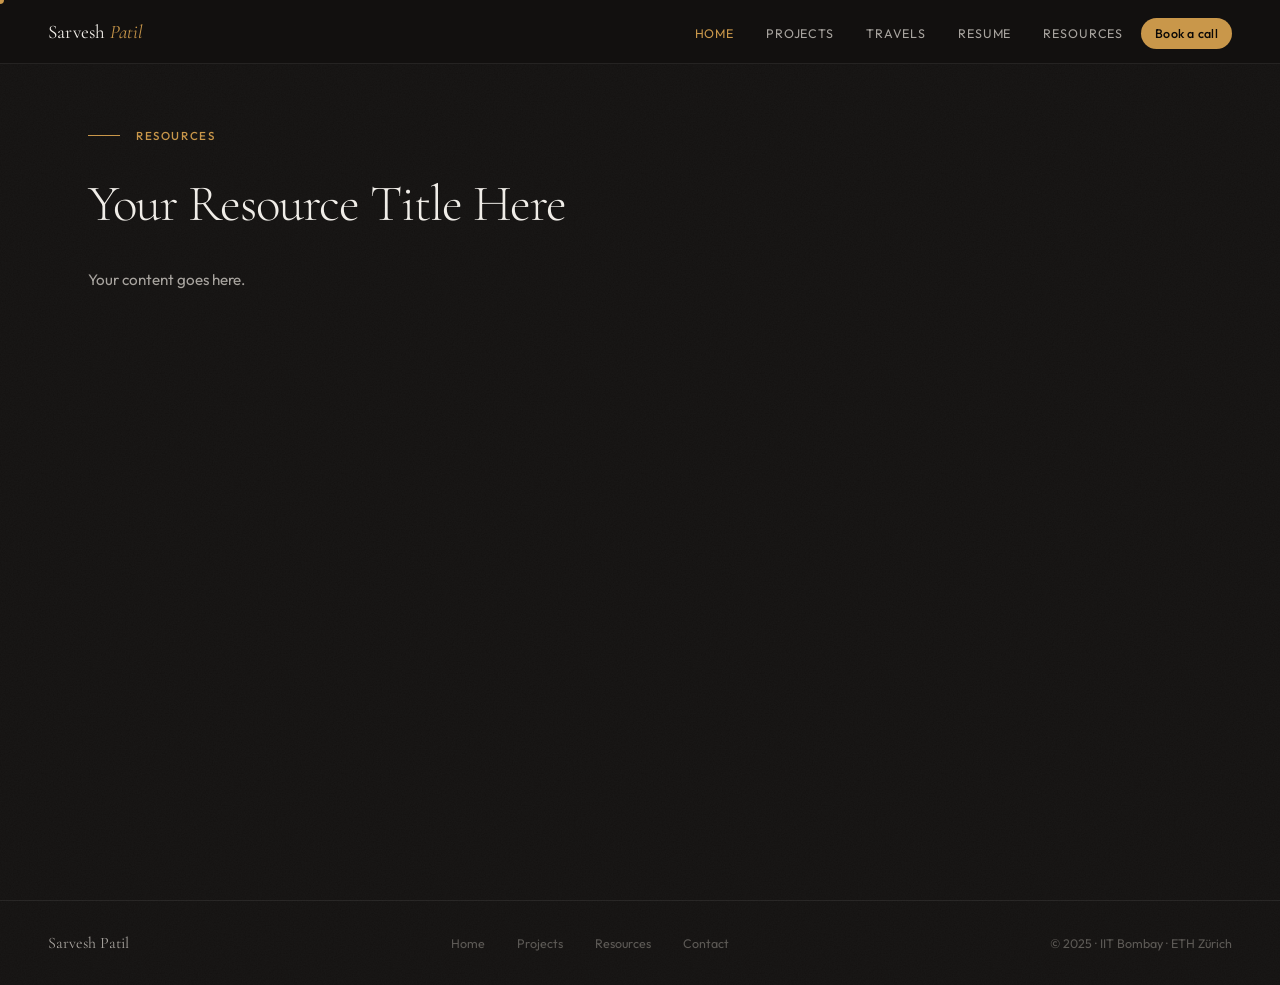
<file: resources/resource_template.html>
<!--resource
title: Your Resource Title Here
description: Write the first paragraph of your description here.
You can continue on the next line and it becomes part of the same paragraph.
date: 2026-04-08 · Subject · JEE Advanced
comment: Optional footnote note shown in the grey box. Delete this line if not needed.
-->
<!DOCTYPE html>
<html lang="en">
<head>
<!-- Google tag (gtag.js) -->
<script async src="https://www.googletagmanager.com/gtag/js?id=G-9ZT6FWW5KZ"></script>
<script>
  window.dataLayer = window.dataLayer || [];
  function gtag(){dataLayer.push(arguments);}
  gtag('js', new Date());
  gtag('config', 'G-9ZT6FWW5KZ');
</script>
<meta charset="UTF-8">
<meta name="viewport" content="width=device-width, initial-scale=1.0">
<title>Your Resource Title Here — Sarvesh Patil</title>
<meta name="description" content="Short description for search engines.">
<link rel="preconnect" href="https://fonts.googleapis.com">
<link href="https://fonts.googleapis.com/css2?family=Cormorant+Garamond:ital,wght@0,300;0,400;0,600;1,300;1,400&family=Outfit:wght@300;400;500;600&display=swap" rel="stylesheet">
<link rel="stylesheet" href="../styles.css">
</head>
<body>

<div id="scroll-progress"></div>
<div id="cursor"></div>

<div class="page-section">
  <div class="about-section" style="min-height:calc(100vh - 64px);padding-top:4rem;">
    <div class="section-label"><div class="section-label-line"></div><span class="section-label-text">Resources</span></div>
    <h2 class="section-heading">Your Resource Title Here</h2>

    <div style="margin-top:2rem;max-width:720px;">
      <!-- Write your resource content here -->
      <p style="font-size:.95rem;color:var(--ink2);line-height:1.8;">
        Your content goes here.
      </p>
    </div>
  </div>

  <footer>
    <div class="footer-logo">Sarvesh Patil</div>
    <div class="footer-links">
      <a href="../index.html">Home</a>
      <a href="../projects.html">Projects</a>
      <a href="../resources.html">Resources</a>
      <a href="../contact.html">Contact</a>
    </div>
    <div class="footer-copy">© 2025 · IIT Bombay · ETH Zürich</div>
  </footer>
</div>

<script src="../nav.js"></script>
</body>
</html>
</file>
<file: styles.css>
*,*::before,*::after{box-sizing:border-box;margin:0;padding:0}
:root{
  --bg:#131110;       --bg2:#1C1917;      --surface:#232019;
  --white:#FFFFFF;
  --ink:#F0EDE8;      --ink2:#A8A49F;     --ink3:#5C5955;
  --gold:#C9974A;     --gold-lt:#2B2115;
  --green:#4A9A75;    --green-lt:#162420;
  --blue:#4A7AB5;     --blue-lt:#162030;
  --red:#C05050;      --red-lt:#2C1818;
  --border:rgba(255,255,255,0.08);
  --dark-section:#0A0806;
  --serif:'Cormorant Garamond',Georgia,serif;
  --sans:'Outfit',sans-serif;
  --ease:cubic-bezier(0.22,1,0.36,1);
}
html{scroll-behavior:smooth}
body{font-family:var(--sans);background:var(--bg);color:var(--ink);overflow-x:hidden;
  background-image:url("data:image/svg+xml,%3Csvg xmlns='http://www.w3.org/2000/svg' width='300' height='300'%3E%3Cfilter id='n'%3E%3CfeTurbulence type='fractalNoise' baseFrequency='0.75' numOctaves='4' stitchTiles='stitch'/%3E%3CfeColorMatrix type='saturate' values='0'/%3E%3C/filter%3E%3Crect width='300' height='300' filter='url(%23n)' opacity='0.04'/%3E%3C/svg%3E");
  animation:pageIn .4s var(--ease) both;
}

/* ═══════════════════════════════
   CUSTOM CURSOR
═══════════════════════════════ */
*{cursor:none}
#cursor{position:fixed;z-index:9999;width:8px;height:8px;background:var(--gold);border-radius:50%;pointer-events:none;transform:translate(-50%,-50%);transition:width .25s var(--ease),height .25s var(--ease),background .2s;}
#cursor.big{width:36px;height:36px;background:rgba(181,132,58,.15);border:1px solid var(--gold);}
@media(max-width:900px){#cursor{display:none}*{cursor:auto}}

/* ═══════════════════════════════
   NAV
═══════════════════════════════ */
nav{position:fixed;top:0;left:0;right:0;z-index:800;display:flex;align-items:center;justify-content:space-between;padding:0 3rem;height:64px;background:rgba(19,17,16,.92);backdrop-filter:blur(16px);border-bottom:1px solid var(--border);transition:height .3s var(--ease);}
nav.shrunk{height:52px;}
.nav-logo{font-family:var(--serif);font-size:1.2rem;font-weight:400;color:var(--ink);text-decoration:none;letter-spacing:.01em;}
.nav-logo span{color:var(--gold);font-style:italic;}
.nav-links{display:flex;gap:.25rem;list-style:none;align-items:center;}
.nav-links a{font-size:.78rem;font-weight:400;letter-spacing:.07em;text-transform:uppercase;color:var(--ink2);text-decoration:none;padding:8px 14px;border-radius:8px;transition:color .2s,background .2s;}
.nav-links a:hover{color:var(--ink);background:rgba(255,255,255,.07);}
.nav-links a.active{color:var(--gold);}
.nav-cta{background:var(--gold)!important;color:var(--dark-section)!important;border-radius:100px!important;font-weight:500!important;text-transform:none!important;letter-spacing:.02em!important;}
.nav-cta:hover{background:var(--gold)!important;color:white!important;}
.nav-mobile-btn{display:none;flex-direction:column;gap:5px;background:none;border:none;padding:8px;cursor:pointer;}
.nav-mobile-btn span{width:22px;height:1.5px;background:var(--ink);display:block;transition:transform .3s,opacity .3s;}
@media(max-width:900px){
  nav{padding:0 1.25rem;}
  .nav-links{display:none;position:fixed;inset:0;top:52px;background:rgba(19,17,16,.98);backdrop-filter:blur(20px);flex-direction:column;align-items:center;justify-content:center;gap:1.5rem;z-index:799;}
  .nav-links.open{display:flex;}
  .nav-links a{font-size:1.2rem;}
  .nav-mobile-btn{display:flex;}
  .nav-cta{margin-top:.5rem;}
}

/* ═══════════════════════════════
   PAGE WRAPPER
═══════════════════════════════ */
.page-section{min-height:100vh;padding-top:64px;}

/* ═══════════════════════════════
   ── HOME PAGE ──
═══════════════════════════════ */
.hero{min-height:calc(100vh - 64px);display:grid;grid-template-columns:1fr 420px;align-items:center;gap:4rem;padding:4rem 3rem 4rem;max-width:1200px;margin:0 auto;}
.hero-tag{display:inline-flex;align-items:center;gap:8px;background:var(--gold-lt);border:1px solid rgba(181,132,58,.25);border-radius:100px;padding:6px 16px;font-size:.72rem;font-weight:500;letter-spacing:.1em;text-transform:uppercase;color:var(--gold);margin-bottom:2rem;opacity:0;animation:fadeUp .7s var(--ease) .1s forwards;}
.hero-tag-dot{width:6px;height:6px;border-radius:50%;background:var(--gold);animation:blink 2s ease-in-out infinite;}
@keyframes blink{0%,100%{opacity:1}50%{opacity:.3}}
.hero-name{font-family:var(--serif);font-size:clamp(3.5rem,7vw,6rem);font-weight:300;line-height:1;letter-spacing:-.02em;color:var(--ink);margin-bottom:.5rem;opacity:0;animation:fadeUp .8s var(--ease) .2s forwards;}
.hero-name em{font-style:italic;color:var(--gold);display:block;}
.hero-tagline{font-family:var(--serif);font-size:clamp(1.1rem,2vw,1.4rem);font-weight:300;color:var(--ink3);letter-spacing:.06em;margin-bottom:2rem;opacity:0;animation:fadeUp .8s var(--ease) .35s forwards;}
.hero-bio{font-size:1rem;font-weight:300;color:var(--ink2);line-height:1.8;max-width:500px;margin-bottom:2.5rem;opacity:0;animation:fadeUp .8s var(--ease) .45s forwards;}
.hero-bio strong{font-weight:500;color:var(--ink);}
.hero-actions{display:flex;gap:1rem;align-items:center;flex-wrap:wrap;opacity:0;animation:fadeUp .8s var(--ease) .55s forwards;}
.btn-primary{display:inline-flex;align-items:center;gap:8px;background:var(--gold);color:var(--dark-section);padding:13px 28px;border-radius:100px;font-size:.85rem;font-weight:500;text-decoration:none;transition:background .25s,transform .2s;letter-spacing:.02em;border:none;cursor:pointer;}
.btn-primary:hover{background:var(--gold);transform:translateY(-2px);}
.btn-secondary{display:inline-flex;align-items:center;gap:8px;color:var(--ink2);padding:13px 0;font-size:.85rem;font-weight:400;text-decoration:none;border-bottom:1px solid var(--border);transition:color .2s,border-color .2s;background:none;border-left:none;border-right:none;border-top:none;}
.btn-secondary:hover{color:var(--gold);border-color:var(--gold);}
.hero-stats{display:flex;gap:0;margin-top:3rem;border:1px solid var(--border);border-radius:16px;overflow:hidden;background:var(--surface);opacity:0;animation:fadeUp .8s var(--ease) .65s forwards;}
.hero-stat{flex:1;padding:1.25rem 1.5rem;border-right:1px solid var(--border);text-align:center;}
.hero-stat:last-child{border-right:none;}
.hero-stat-num{font-family:var(--serif);font-size:2.2rem;font-weight:300;color:var(--ink);line-height:1;display:block;}
.hero-stat-label{font-size:.7rem;color:var(--ink3);letter-spacing:.1em;text-transform:uppercase;display:block;margin-top:4px;}
.hero-scroll{margin-top:2.5rem;display:flex;align-items:center;gap:10px;font-size:.72rem;letter-spacing:.12em;text-transform:uppercase;color:var(--ink3);opacity:0;animation:fadeUp .8s var(--ease) .9s forwards;}
.scroll-line{width:40px;height:1px;background:var(--ink3);position:relative;overflow:hidden;}
.scroll-line::after{content:'';position:absolute;top:0;left:-100%;width:100%;height:100%;background:var(--gold);animation:slideRight 2s ease-in-out infinite;}
@keyframes slideRight{0%{left:-100%}100%{left:100%}}
/* Hero right photo */
.hero-right{opacity:0;animation:fadeLeft .9s var(--ease) .4s forwards;position:relative;}
.photo-card{position:relative;border-radius:24px;overflow:hidden;aspect-ratio:3/4;background:var(--bg2);border:1px solid var(--border);}
.photo-placeholder{width:100%;height:100%;display:flex;flex-direction:column;align-items:center;justify-content:center;gap:12px;background:linear-gradient(160deg,var(--bg2) 0%,#2A2520 100%);}
.photo-img{width:100%;height:100%;object-fit:cover;}
.photo-icon{width:72px;height:72px;border-radius:50%;background:var(--gold-lt);border:2px dashed rgba(181,132,58,.4);display:flex;align-items:center;justify-content:center;font-size:2rem;}
.photo-label{font-size:.78rem;color:var(--ink3);letter-spacing:.08em;text-transform:uppercase;text-align:center;max-width:160px;line-height:1.6;}
.photo-badge{position:absolute;background:var(--surface);border-radius:14px;padding:12px 16px;border:1px solid var(--border);box-shadow:0 4px 20px rgba(0,0,0,.08);display:flex;align-items:center;gap:10px;}
.photo-badge-1{bottom:24px;left:-40px;animation:float 4s ease-in-out infinite;}
.photo-badge-2{top:24px;right:-30px;animation:float 4s ease-in-out infinite 2s;}
@keyframes float{0%,100%{transform:translateY(0)}50%{transform:translateY(-8px)}}
.badge-icon{font-size:1.4rem;}
.badge-title{font-size:.78rem;font-weight:500;color:var(--ink);}
.badge-sub{font-size:.68rem;color:var(--ink3);}
.deco-ring{position:absolute;border-radius:50%;border:1px solid rgba(181,132,58,.2);pointer-events:none;}
.deco-ring-1{width:180px;height:180px;top:-50px;right:-50px;}
.deco-ring-2{width:100px;height:100px;bottom:60px;right:-20px;}

/* About section */
.about-section{max-width:1200px;margin:0 auto;padding:6rem 3rem;}
.about-grid{display:grid;grid-template-columns:1fr 1fr;gap:4rem;align-items:center;}
.about-text p{font-size:1rem;font-weight:300;color:var(--ink2);line-height:1.85;margin-bottom:1.25rem;}
.about-text p strong{font-weight:500;color:var(--ink);}
.about-highlights{display:flex;flex-direction:column;gap:1rem;}
.highlight-card{display:flex;align-items:flex-start;gap:1rem;background:var(--surface);border-radius:16px;padding:1.25rem;border:1px solid var(--border);transition:transform .25s var(--ease),box-shadow .25s;}
.highlight-card:hover{transform:translateX(6px);box-shadow:0 4px 20px rgba(0,0,0,.07);}
.highlight-icon{width:44px;height:44px;border-radius:12px;display:flex;align-items:center;justify-content:center;font-size:1.2rem;flex-shrink:0;}
.hi-gold{background:var(--gold-lt)} .hi-green{background:var(--green-lt)} .hi-blue{background:#1A2A3A}
.highlight-info h4{font-size:.92rem;font-weight:500;color:var(--ink);margin-bottom:2px;}
.highlight-info p{font-size:.8rem;color:var(--ink3);line-height:1.5;}

/* ═══════════════════════════════
   ── PROJECTS PAGE ──
═══════════════════════════════ */
.projects-hero{background:var(--dark-section);padding:5rem 0 4rem;position:relative;overflow:hidden;}
.projects-hero::before{content:'';position:absolute;top:-80px;right:-80px;width:400px;height:400px;border-radius:50%;background:rgba(181,132,58,.07);pointer-events:none;}
.ph-inner{max-width:1100px;margin:0 auto;padding:0 3rem;}
.ph-eye{font-size:.72rem;font-weight:500;letter-spacing:.14em;text-transform:uppercase;color:var(--gold);margin-bottom:1rem;}
.ph-name{font-family:var(--serif);font-size:clamp(2.6rem,6vw,4.5rem);font-weight:300;line-height:1;letter-spacing:-.02em;color:var(--ink);margin-bottom:.75rem;}
.ph-name em{font-style:italic;color:var(--gold);}
.ph-sub{font-size:1rem;font-weight:300;color:rgba(255,255,255,.5);max-width:500px;line-height:1.7;}
.projects-content{max-width:1100px;margin:0 auto;padding:4rem 3rem;}
.proj-grid{display:grid;grid-template-columns:repeat(3,1fr);gap:1.5rem;margin-bottom:4rem;}
.proj-card{background:var(--surface);border:1px solid var(--border);border-radius:20px;padding:1.75rem;text-decoration:none;display:block;transition:box-shadow .25s,transform .25s var(--ease);color:inherit;position:relative;overflow:hidden;}
.proj-card::after{content:'';position:absolute;top:0;left:0;width:100%;height:3px;background:var(--gold);transform:scaleX(0);transform-origin:left;transition:transform .3s var(--ease);}
.proj-card:hover{box-shadow:0 8px 32px rgba(0,0,0,.45);transform:translateY(-4px);}
.proj-card:hover::after{transform:scaleX(1);}
.proj-num{font-family:var(--serif);font-size:2.5rem;font-weight:300;color:rgba(181,132,58,.2);line-height:1;margin-bottom:.75rem;}
.proj-title{font-size:1rem;font-weight:600;color:var(--ink);margin-bottom:.5rem;}
.proj-org{font-size:.78rem;color:var(--ink3);margin-bottom:.75rem;font-weight:400;}
.proj-desc{font-size:.83rem;color:var(--ink2);line-height:1.65;margin-bottom:1.25rem;}
.proj-tags{display:flex;flex-wrap:wrap;gap:5px;}
.proj-tag{font-size:.68rem;padding:3px 10px;border-radius:100px;background:var(--gold-lt);border:1px solid rgba(181,132,58,.2);color:var(--gold);}
.proj-arrow{position:absolute;top:1.5rem;right:1.5rem;color:var(--ink3);font-size:1rem;transition:color .2s,transform .2s;}
.proj-card:hover .proj-arrow{color:var(--gold);transform:translate(3px,-3px);}
/* Technical timeline in projects */
.tech-section{background:var(--bg2);border-radius:24px;padding:3rem;margin-bottom:3rem;}
.tech-section-title{font-family:var(--serif);font-size:1.8rem;font-weight:300;color:var(--ink);margin-bottom:2rem;}
.tech-section-title em{font-style:italic;color:var(--gold);}
.tech-grid{display:grid;grid-template-columns:1fr 1fr;gap:1.25rem;}
.tech-item{background:var(--surface);border:1px solid var(--border);border-radius:16px;padding:1.25rem 1.5rem;position:relative;overflow:hidden;}
.tech-item::before{content:'';position:absolute;top:0;left:0;width:3px;height:100%;background:var(--gold);border-radius:3px 0 0 3px;}
.tech-item-title{font-size:.9rem;font-weight:600;color:var(--ink);margin-bottom:3px;}
.tech-item-meta{font-size:.75rem;color:var(--ink3);margin-bottom:.75rem;}
.tech-item-bullets{display:flex;flex-direction:column;gap:4px;}
.tech-item-bullet{font-size:.78rem;color:var(--ink2);line-height:1.55;display:flex;gap:8px;}
.tech-item-bullet::before{content:'—';color:var(--gold);flex-shrink:0;}

/* ═══════════════════════════════
   ── TRAVELS PAGE ──
═══════════════════════════════ */
.travel-hero{padding:5rem 3rem 3rem;max-width:1100px;margin:0 auto;}
.t-eyebrow{font-size:.78rem;font-weight:500;letter-spacing:.12em;text-transform:uppercase;color:var(--gold);margin-bottom:1rem;}
.t-title{font-family:var(--serif);font-size:clamp(2.4rem,5vw,3.8rem);line-height:1.1;letter-spacing:-.03em;color:var(--ink);margin-bottom:1rem;}
.t-title em{font-style:italic;color:var(--gold);}
.t-sub{font-size:1.05rem;font-weight:300;color:var(--ink2);max-width:520px;line-height:1.65;}
.t-stats{display:flex;gap:2.5rem;margin-top:2.5rem;}
.t-stat-num{font-family:var(--serif);font-size:2rem;color:var(--ink);line-height:1;}
.t-stat-label{font-size:.78rem;color:var(--ink3);letter-spacing:.04em;text-transform:uppercase;font-weight:500;margin-top:2px;}
/* Map */
.map-section{max-width:1100px;margin:0 auto;padding:0 3rem 4rem;}
.map-container{position:relative;background:#161A15;border-radius:20px;overflow:hidden;border:1px solid var(--border);}
#world-map{width:100%;height:auto;display:block;}
.leaflet-tile{filter:invert(1) hue-rotate(180deg) brightness(.75) saturate(.6);}
.country-path{fill:#D8DDD6;transition:fill .25s;}
.country-visited{fill:rgba(46,107,79,.15);stroke:#2E6B4F;stroke-width:.5;}
.country-visited:hover{fill:rgba(46,107,79,.28);cursor:pointer;}
.map-pin-group{cursor:pointer;}
.map-pin-group:hover .pin-circle{r:8;}
.pin-circle{transition:r .2s;}
.pin-pulse{animation:pulse 2.5s ease-in-out infinite;transform-origin:center;}
@keyframes pulse{0%,100%{opacity:.4;r:12}50%{opacity:0;r:20}}
/* MAP HOVER CARD */
.map-hover-card{position:absolute;background:var(--surface);border-radius:18px;padding:16px;box-shadow:0 12px 40px rgba(0,0,0,.6),0 2px 8px rgba(0,0,0,.4);border:1px solid var(--border);width:300px;pointer-events:none;opacity:0;transform:translateY(10px) scale(.97);transition:opacity .22s var(--ease),transform .22s var(--ease);z-index:500;}
.map-hover-card.visible{opacity:1;transform:translateY(0) scale(1);}
.mhc-header{display:flex;align-items:center;gap:10px;margin-bottom:12px;}
.mhc-flag{font-size:2rem;line-height:1;}
.mhc-name{font-family:var(--serif);font-size:1.2rem;color:var(--ink);line-height:1.1;}
.mhc-year{font-size:.68rem;color:var(--ink3);text-transform:uppercase;letter-spacing:.08em;margin-top:2px;}
.mhc-photos{display:grid;grid-template-columns:repeat(3,1fr);gap:6px;margin-bottom:10px;}
.mhc-photo{aspect-ratio:1;border-radius:8px;overflow:hidden;}
.mhc-photo img{width:100%;height:100%;object-fit:cover;display:block;}
.mhc-photo-empty{width:100%;height:100%;display:flex;align-items:center;justify-content:center;font-size:1.6rem;background:var(--bg2);}
.mhc-desc{font-size:.78rem;color:var(--ink2);line-height:1.55;}
.mhc-cta{font-size:.72rem;font-weight:500;color:var(--green);border-bottom:1px solid rgba(45,90,69,.3);padding-bottom:1px;display:inline-block;margin-top:8px;}
/* Map DivIcon markers */
.map-marker-wrap{position:relative;width:32px;height:32px;display:flex;align-items:center;justify-content:center;cursor:pointer;}
.map-marker-dot{width:12px;height:12px;border-radius:50%;background:var(--green);border:2.5px solid var(--bg);box-shadow:0 2px 8px rgba(0,0,0,.28);position:relative;z-index:2;transition:transform .2s var(--ease),background .2s;}
.map-marker-ring{position:absolute;inset:0;border-radius:50%;background:rgba(45,90,69,.25);animation:markerPulse 2.2s ease-in-out infinite;}
.map-marker-ring-2{position:absolute;inset:0;border-radius:50%;background:rgba(45,90,69,.12);animation:markerPulse 2.2s ease-in-out infinite .7s;}
.map-marker-wrap:hover .map-marker-dot{transform:scale(1.5);background:#1F4F33;}
@keyframes markerPulse{0%{transform:scale(1);opacity:.6}70%,100%{transform:scale(2.4);opacity:0}}
/* Country grid */
.grid-section{max-width:1100px;margin:0 auto;padding:0 3rem 6rem;}
.sec-divider{display:flex;align-items:center;gap:1.5rem;margin-bottom:3rem;}
.sec-div-line{flex:1;height:1px;background:var(--border);}
.sec-div-label{font-size:.78rem;font-weight:500;letter-spacing:.1em;text-transform:uppercase;color:var(--ink3);white-space:nowrap;}
.country-grid{display:grid;grid-template-columns:repeat(auto-fill,minmax(300px,1fr));gap:1.5rem;}
.country-card{background:var(--surface);border-radius:18px;overflow:hidden;border:1px solid var(--border);box-shadow:0 1px 3px rgba(0,0,0,.06);cursor:pointer;transition:transform .25s,box-shadow .25s;color:inherit;display:block;}
.country-card:hover{transform:translateY(-4px);box-shadow:0 12px 32px rgba(0,0,0,.5);}
.card-visual{height:180px;position:relative;overflow:hidden;display:flex;align-items:center;justify-content:center;}
.card-visual-bg{position:absolute;inset:0;background-size:cover;background-position:center;transition:transform .5s;}
.country-card:hover .card-visual-bg{transform:scale(1.04);}
.card-visual-overlay{position:absolute;inset:0;background:linear-gradient(to bottom,rgba(0,0,0,.05) 0%,rgba(0,0,0,.35) 100%);}
.card-flag-large{position:relative;z-index:1;font-size:3rem;filter:drop-shadow(0 2px 6px rgba(0,0,0,.25));}
.card-body{padding:1.25rem;}
.card-meta{display:flex;align-items:center;justify-content:space-between;margin-bottom:6px;}
.card-country-name{font-family:var(--serif);font-size:1.25rem;color:var(--ink);}
.card-year-badge{font-size:.72rem;font-weight:500;letter-spacing:.06em;text-transform:uppercase;color:var(--green);background:rgba(46,107,79,.1);padding:3px 10px;border-radius:100px;}
.card-desc{font-size:.875rem;color:var(--ink2);line-height:1.6;margin-bottom:1rem;}
.card-tags{display:flex;flex-wrap:wrap;gap:6px;}
.card-tag{font-size:.72rem;color:var(--ink3);background:var(--bg);border:1px solid var(--border);padding:3px 10px;border-radius:100px;}
/* Modal */
.modal-backdrop{position:fixed;inset:0;background:rgba(0,0,0,.75);backdrop-filter:blur(6px);z-index:900;display:none;align-items:center;justify-content:center;padding:2rem;}
.modal-backdrop.open{display:flex;}
.modal{background:var(--surface);border-radius:24px;max-width:680px;width:100%;max-height:85vh;overflow-y:auto;box-shadow:0 20px 60px rgba(0,0,0,.2);animation:modalIn .3s cubic-bezier(0.34,1.56,0.64,1);}
@keyframes modalIn{from{opacity:0;transform:scale(.92) translateY(20px)}to{opacity:1;transform:scale(1) translateY(0)}}
.modal-visual{height:240px;background-size:cover;background-position:center;border-radius:24px 24px 0 0;position:relative;}
.modal-close{position:absolute;top:1rem;right:1rem;background:rgba(0,0,0,.55);border:none;border-radius:50%;width:36px;height:36px;font-size:1rem;cursor:pointer;display:flex;align-items:center;justify-content:center;color:#F0EDE8;}
.modal-body{padding:2rem;}
.modal-header{display:flex;align-items:flex-start;gap:1rem;margin-bottom:1.25rem;}
.modal-flag{font-size:2.5rem;line-height:1;}
.modal-title{font-family:var(--serif);font-size:2rem;color:var(--ink);line-height:1.1;letter-spacing:-.02em;}
.modal-subtitle{font-size:.82rem;color:var(--ink3);margin-top:4px;font-weight:500;letter-spacing:.05em;text-transform:uppercase;}
.modal-content{font-size:.95rem;color:var(--ink2);line-height:1.75;}
.modal-content p{margin-bottom:1rem;}
.modal-photos-label{font-size:.72rem;font-weight:500;letter-spacing:.1em;text-transform:uppercase;color:var(--ink3);margin-top:1.5rem;margin-bottom:8px;}
.modal-photos{display:grid;grid-template-columns:repeat(3,1fr);gap:8px;}
.modal-photo{aspect-ratio:1;background:var(--bg);border-radius:10px;display:flex;align-items:center;justify-content:center;border:1px dashed var(--border);font-size:.72rem;color:var(--ink3);text-align:center;padding:8px;}

/* ═══════════════════════════════
   ── RESUME PAGE ──
═══════════════════════════════ */
.resume-hero-strip{background:var(--dark-section);padding:5rem 0 4rem;position:relative;overflow:hidden;}
.resume-hero-strip::before{content:'';position:absolute;top:-80px;right:-80px;width:400px;height:400px;border-radius:50%;background:rgba(181,132,58,.07);pointer-events:none;}
.rh-inner{max-width:1100px;margin:0 auto;padding:0 3rem;display:grid;grid-template-columns:1fr auto;gap:3rem;align-items:end;}
.rh-eye{font-size:.72rem;font-weight:500;letter-spacing:.14em;text-transform:uppercase;color:var(--gold);margin-bottom:1rem;}
.rh-name{font-family:var(--serif);font-size:clamp(2.8rem,6vw,4.8rem);font-weight:300;line-height:1;letter-spacing:-.02em;color:var(--ink);margin-bottom:.5rem;}
.rh-name em{font-style:italic;color:var(--gold);}
.rh-role{font-size:1rem;font-weight:300;color:rgba(255,255,255,.55);margin-bottom:2rem;letter-spacing:.04em;}
.rh-meta{display:flex;flex-wrap:wrap;gap:.75rem;}
.meta-pill{display:inline-flex;align-items:center;gap:7px;background:rgba(255,255,255,.07);border:1px solid rgba(255,255,255,.12);border-radius:100px;padding:7px 14px;font-size:.78rem;color:rgba(255,255,255,.7);}
.meta-pill strong{color:white;font-weight:500;}
.rh-stats-right{display:flex;flex-direction:column;gap:1.5rem;align-items:flex-end;}
.big-stat-num{font-family:var(--serif);font-size:3rem;font-weight:300;color:var(--gold);line-height:1;display:block;}
.big-stat-label{font-size:.7rem;letter-spacing:.1em;text-transform:uppercase;color:rgba(255,255,255,.4);}
/* Stats bar */
.stats-bar{background:var(--surface);border-bottom:1px solid var(--border);display:flex;overflow-x:auto;}
.stats-bar::-webkit-scrollbar{display:none;}
.sp{flex:1;min-width:130px;padding:1.25rem 1rem;text-align:center;border-right:1px solid var(--border);}
.sp:last-child{border-right:none;}
.sp-num{font-family:var(--serif);font-size:1.7rem;font-weight:300;color:var(--ink);display:block;line-height:1;}
.sp-label{font-size:.65rem;letter-spacing:.1em;text-transform:uppercase;color:var(--ink3);display:block;margin-top:4px;}
/* Resume two col */
.resume-page-inner{max-width:1100px;margin:0 auto;padding:4rem 3rem;}
.resume-two-col{display:grid;grid-template-columns:240px 1fr;gap:3.5rem;align-items:start;}
.res-sidebar{position:sticky;top:80px;}
.res-sidebar-nav{display:flex;flex-direction:column;gap:3px;margin-bottom:2rem;}
.res-sidebar-link{display:flex;align-items:center;gap:10px;padding:10px 14px;border-radius:10px;font-size:.82rem;color:var(--ink2);text-decoration:none;transition:background .2s,color .2s;cursor:pointer;}
.res-sidebar-link:hover,.res-sidebar-link.rs-active{background:var(--gold-lt);color:var(--gold);}
.res-sidebar-link .sdot{width:6px;height:6px;border-radius:50%;background:var(--border);flex-shrink:0;transition:background .2s;}
.res-sidebar-link.rs-active .sdot{background:var(--gold);}
.res-dl{display:flex;align-items:center;justify-content:center;gap:8px;background:var(--gold);color:var(--dark-section);padding:12px 20px;border-radius:12px;font-size:.82rem;font-weight:500;text-decoration:none;transition:background .2s;width:100%;}
.res-dl:hover{background:var(--gold);}
.tag-cloud-wrap{margin-top:2rem;}
.tag-cloud-label{font-size:.68rem;letter-spacing:.1em;text-transform:uppercase;color:var(--ink3);margin-bottom:10px;display:block;}
.tag-cloud{display:flex;flex-wrap:wrap;gap:5px;}
.tc-tag{font-size:.7rem;padding:3px 9px;border-radius:100px;background:var(--bg2);border:1px solid var(--border);color:var(--ink2);}
/* Timeline */
.res-section{margin-bottom:4rem;scroll-margin-top:80px;}
.sec-head{display:flex;align-items:center;gap:1rem;margin-bottom:2rem;}
.sec-head-line{flex:1;height:1px;background:var(--border);}
.sec-head-label{display:flex;align-items:center;gap:8px;font-size:.7rem;font-weight:500;letter-spacing:.12em;text-transform:uppercase;color:var(--gold);white-space:nowrap;}
.timeline{position:relative;padding-left:2rem;}
.timeline::before{content:'';position:absolute;left:0;top:8px;bottom:0;width:1px;background:var(--border);}
.tl-item{position:relative;margin-bottom:2.25rem;}
.tl-item:last-child{margin-bottom:0;}
.tl-dot{position:absolute;left:-2rem;top:8px;width:10px;height:10px;border-radius:50%;background:var(--gold);border:2px solid var(--bg);transform:translateX(-4px);}
.tl-card{background:var(--surface);border:1px solid var(--border);border-radius:18px;padding:1.5rem 1.75rem;transition:box-shadow .25s,transform .25s var(--ease);position:relative;overflow:hidden;}
.tl-card:hover{box-shadow:0 4px 24px rgba(0,0,0,.08);transform:translateX(4px);}
.tl-accent{position:absolute;top:0;left:0;width:3px;height:100%;border-radius:3px 0 0 3px;}
.tl-header{display:flex;align-items:flex-start;justify-content:space-between;gap:1rem;margin-bottom:.5rem;flex-wrap:wrap;}
.tl-title{font-size:1rem;font-weight:600;color:var(--ink);}
.tl-badge{font-size:.7rem;font-weight:500;letter-spacing:.04em;padding:4px 12px;border-radius:100px;white-space:nowrap;flex-shrink:0;}
.b-gold{background:var(--gold-lt);color:var(--gold);}
.b-green{background:var(--green-lt);color:var(--green);}
.b-blue{background:var(--blue-lt);color:var(--blue);}
.b-red{background:var(--red-lt);color:var(--red);}
.b-gray{background:var(--bg2);color:var(--ink3);}
.tl-org{font-size:.85rem;color:var(--ink2);margin-bottom:.85rem;}
.tl-org em{font-style:normal;color:var(--ink3);}
.tl-sub{font-size:.78rem;color:var(--ink3);font-style:italic;margin-bottom:.85rem;line-height:1.5;}
.tl-bullets{display:flex;flex-direction:column;gap:5px;}
.tl-bullet{display:flex;gap:10px;font-size:.845rem;font-weight:300;color:var(--ink2);line-height:1.6;}
.tl-bullet::before{content:'—';color:var(--gold);flex-shrink:0;}
.tl-bullet strong{font-weight:500;color:var(--ink);}
/* Skills */
.skills-grid{display:grid;grid-template-columns:1fr 1fr;gap:1.25rem;}
.skill-group{background:var(--surface);border:1px solid var(--border);border-radius:16px;padding:1.25rem 1.5rem;}
.skill-group-label{font-size:.68rem;font-weight:500;letter-spacing:.12em;text-transform:uppercase;color:var(--gold);margin-bottom:1rem;display:flex;align-items:center;gap:8px;}
.lang-chips{display:flex;flex-wrap:wrap;gap:6px;}
.lang-chip{font-size:.75rem;padding:5px 12px;border-radius:100px;background:var(--gold-lt);border:1px solid rgba(181,132,58,.2);color:var(--gold);font-weight:500;}
.skill-items{display:flex;flex-direction:column;gap:8px;}
.skill-item{display:flex;align-items:center;justify-content:space-between;gap:1rem;}
.skill-name{font-size:.82rem;color:var(--ink2);}
.skill-bar-wrap{flex:1;height:4px;background:var(--bg2);border-radius:100px;overflow:hidden;}
.skill-bar{height:100%;border-radius:100px;background:var(--gold);transition:width 1.2s var(--ease);}
.skill-pct{font-size:.7rem;color:var(--ink3);min-width:28px;text-align:right;}
/* Extra grid */
.extra-grid{display:grid;grid-template-columns:1fr 1fr;gap:1rem;}
.extra-card{background:var(--surface);border:1px solid var(--border);border-radius:14px;padding:1.25rem 1.5rem;}
.extra-category{font-size:.65rem;letter-spacing:.12em;text-transform:uppercase;font-weight:500;margin-bottom:8px;display:flex;align-items:center;gap:6px;}
.extra-items{display:flex;flex-direction:column;gap:4px;}
.extra-item{font-size:.8rem;color:var(--ink2);line-height:1.55;display:flex;gap:8px;}
.extra-item::before{content:'·';color:var(--gold);font-weight:700;flex-shrink:0;}

/* ═══════════════════════════════
   ── CONTACT PAGE ──
═══════════════════════════════ */
.contact-page{max-width:1100px;margin:0 auto;padding:5rem 3rem;}
.contact-grid{display:grid;grid-template-columns:1fr 1fr;gap:4rem;align-items:start;}
.contact-left .section-label{display:flex;align-items:center;gap:1rem;margin-bottom:2rem;}
.contact-left .section-label-line{width:32px;height:1px;background:var(--gold);}
.contact-left .section-label-text{font-size:.72rem;font-weight:500;letter-spacing:.14em;text-transform:uppercase;color:var(--gold);}
.contact-heading{font-family:var(--serif);font-size:clamp(2rem,4vw,3.2rem);font-weight:300;line-height:1.15;letter-spacing:-.02em;color:var(--ink);margin-bottom:1.25rem;}
.contact-heading em{font-style:italic;color:var(--gold);}
.contact-p{font-size:1rem;font-weight:300;color:var(--ink2);line-height:1.8;margin-bottom:2rem;}
.social-links{display:flex;flex-direction:column;gap:10px;margin-bottom:2rem;}
.social-link{display:flex;align-items:center;gap:14px;padding:14px 18px;background:var(--surface);border:1px solid var(--border);border-radius:14px;text-decoration:none;transition:border-color .2s,transform .2s var(--ease),box-shadow .2s;color:inherit;}
.social-link:hover{border-color:var(--gold);transform:translateX(6px);box-shadow:0 4px 16px rgba(0,0,0,.06);}
.social-icon{width:40px;height:40px;border-radius:10px;display:flex;align-items:center;justify-content:center;font-size:1.1rem;flex-shrink:0;}
.s-yt{background:#2C1A1A} .s-ig{background:#2A1A28} .s-li{background:#1A2030}
.social-name{font-size:.88rem;font-weight:500;color:var(--ink);}
.social-handle{font-size:.75rem;color:var(--ink3);}
.social-arrow{color:var(--ink3);margin-left:auto;transition:color .2s;}
.social-link:hover .social-arrow{color:var(--gold);}
/* Appointment card */
.appt-card{background:var(--surface);border-radius:24px;border:1px solid var(--border);padding:2.5rem 2rem;text-align:center;box-shadow:0 4px 24px rgba(0,0,0,.06);position:sticky;top:100px;}
.appt-icon{font-size:3rem;margin-bottom:1rem;}
.appt-title{font-family:var(--serif);font-size:1.8rem;font-weight:300;color:var(--ink);margin-bottom:.5rem;}
.appt-sub{font-size:.88rem;color:var(--ink3);margin-bottom:1.75rem;line-height:1.65;}
.btn-book{display:inline-flex;align-items:center;justify-content:center;gap:8px;background:var(--gold);color:var(--dark-section);padding:14px 32px;border-radius:100px;font-size:.88rem;font-weight:500;text-decoration:none;transition:background .25s,transform .2s;width:100%;}
.btn-book:hover{background:var(--gold);transform:translateY(-2px);}
.appt-note{font-size:.72rem;color:var(--ink3);margin-top:1rem;}
.appt-divider{height:1px;background:var(--border);margin:1.5rem 0;}
.appt-email{font-size:.82rem;color:var(--ink2);text-align:center;}
.appt-email a{color:var(--gold);text-decoration:none;font-weight:500;}

/* ═══════════════════════════════
   SHARED UTILITIES
═══════════════════════════════ */
.section-label{display:flex;align-items:center;gap:1rem;margin-bottom:2rem;}
.section-label-line{width:32px;height:1px;background:var(--gold);}
.section-label-text{font-size:.72rem;font-weight:500;letter-spacing:.14em;text-transform:uppercase;color:var(--gold);}
.section-heading{font-family:var(--serif);font-size:clamp(2rem,4vw,3.2rem);font-weight:300;line-height:1.15;letter-spacing:-.02em;color:var(--ink);margin-bottom:1.5rem;}
.section-heading em{font-style:italic;color:var(--gold);}
.reveal{opacity:0;transform:translateY(24px);transition:opacity .8s var(--ease),transform .8s var(--ease);}
.reveal.visible{opacity:1;transform:none;}
/* Dark projects banner */
.dark-band{background:var(--dark-section);border-radius:32px;padding:5rem 3rem;margin:0 3rem;}
.dark-band .section-heading{color:var(--ink);}
.dark-band .section-label-text{color:rgba(240,237,232,.4);}

/* FOOTER */
footer{border-top:1px solid var(--border);padding:2rem 3rem;display:flex;align-items:center;justify-content:space-between;flex-wrap:wrap;gap:1rem;}
.footer-logo{font-family:var(--serif);font-size:1rem;color:var(--ink2);}
.footer-links{display:flex;gap:2rem;}
.footer-links a{font-size:.78rem;color:var(--ink3);text-decoration:none;transition:color .2s;}
.footer-links a:hover{color:var(--gold);}
.footer-copy{font-size:.78rem;color:var(--ink3);}

/* RESPONSIVE */
@media(max-width:900px){
  .hero{grid-template-columns:1fr;padding:3rem 1.25rem;min-height:auto;}
  .hero-right{display:none;}
  .about-grid,.contact-grid,.resume-two-col,.rh-inner{grid-template-columns:1fr;}
  .proj-grid,.tech-grid,.skills-grid,.extra-grid{grid-template-columns:1fr;}
  .dark-band,.travel-hero,.map-section,.grid-section,.projects-content,.resume-page-inner,.contact-page{padding-left:1.25rem;padding-right:1.25rem;}
  .dark-band{margin:0 1.25rem;}
  .rh-inner{padding:0 1.25rem;}
  .rh-stats-right{align-items:flex-start;flex-direction:row;}
  .res-sidebar{display:none;}
  footer{flex-direction:column;text-align:center;padding:2rem 1.25rem;}
  .footer-links{justify-content:center;}
  .modal-photos{grid-template-columns:repeat(2,1fr);}
}

/* SCROLL PROGRESS BAR */
#scroll-progress{position:fixed;top:64px;left:0;height:3px;background:linear-gradient(90deg,var(--gold),#D0963A);z-index:9999;width:0%;pointer-events:none;transition:width .08s linear,top .3s var(--ease);}

/* TABLET  901px – 1024px */
@media(max-width:1024px) and (min-width:901px){
  nav{padding:0 2rem;}
  .hero{grid-template-columns:1fr 280px;gap:2rem;padding:3rem 2rem;}
  .photo-badge-1{left:-10px;}
  .photo-badge-2{right:-6px;}
  .proj-grid{grid-template-columns:repeat(2,1fr);}
  .tech-grid,.skills-grid,.extra-grid{grid-template-columns:1fr 1fr;}
  .about-grid{grid-template-columns:1fr;gap:2rem;}
  .contact-grid{gap:2.5rem;}
  .resume-two-col{grid-template-columns:190px 1fr;gap:2rem;}
  .ph-inner,.rh-inner{padding-left:2rem;padding-right:2rem;}
  .projects-content,.resume-page-inner,.contact-page,.about-section{padding-left:2rem;padding-right:2rem;}
  .dark-band{margin:0 2rem;padding:4rem 2.5rem;}
  .travel-hero,.map-section,.grid-section{padding-left:2rem;padding-right:2rem;}
  .country-grid{grid-template-columns:repeat(2,1fr);}
  .modal{max-width:90vw;}
}

/* MOBILE EXTRA FIXES  ≤ 768px */
@media(max-width:768px){
  .travel-preview-home{grid-template-columns:1fr!important;}
  .hero-stats{flex-wrap:wrap;}
  .hero-stat{flex:0 0 calc(50% - 0.5px);box-sizing:border-box;}
  .hero-stat:nth-child(n+3){border-top:1px solid var(--border);}
  .appt-card{position:static;}
  .extra-grid,.skills-grid{grid-template-columns:1fr;}
  .contact-grid{grid-template-columns:1fr!important;}
  .modal-backdrop{align-items:flex-end;padding:0;}
  .modal{border-radius:20px 20px 0 0;max-height:92vh;}
  .rh-stats-right{gap:1rem;}
}

@keyframes fadeUp{from{opacity:0;transform:translateY(24px)}to{opacity:1;transform:none}}
@keyframes fadeLeft{from{opacity:0;transform:translateX(24px)}to{opacity:1;transform:none}}
@keyframes pageIn{from{opacity:0;transform:translateY(16px)}to{opacity:1;transform:none}}
</file>
